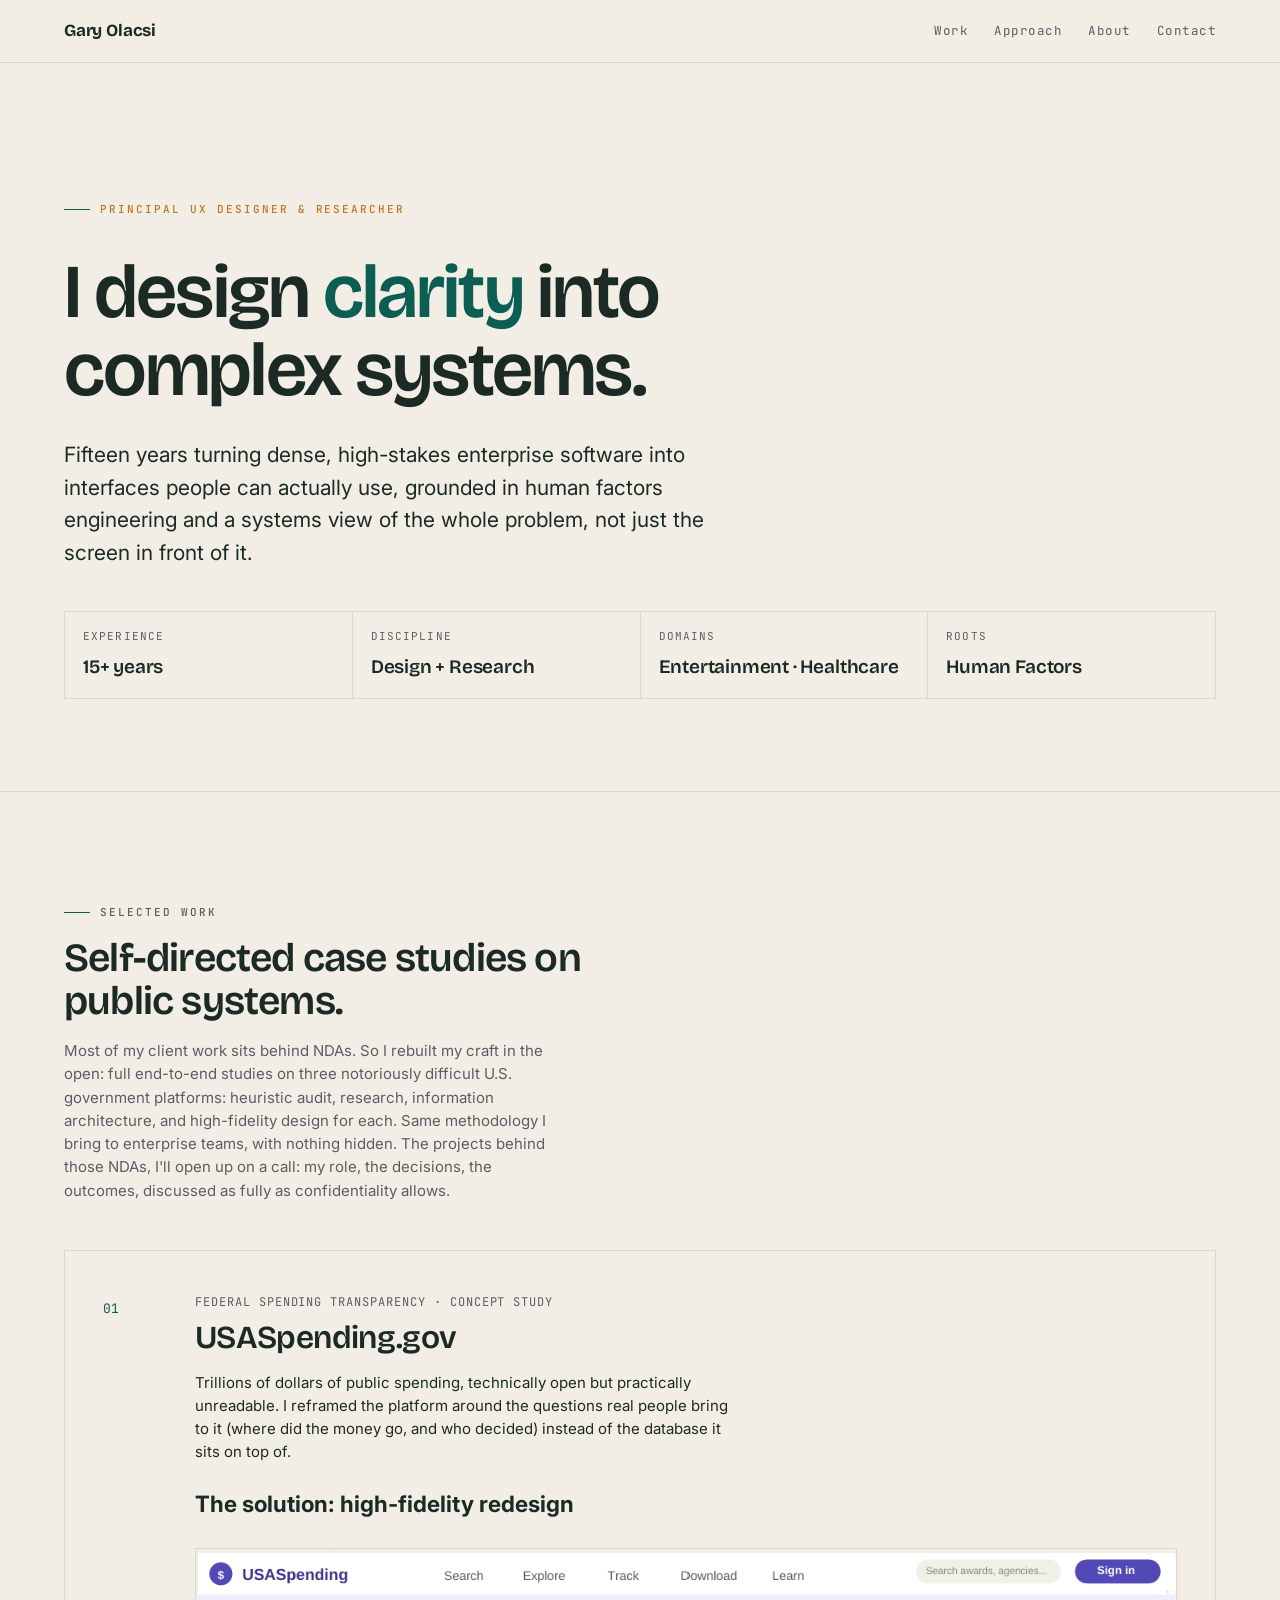
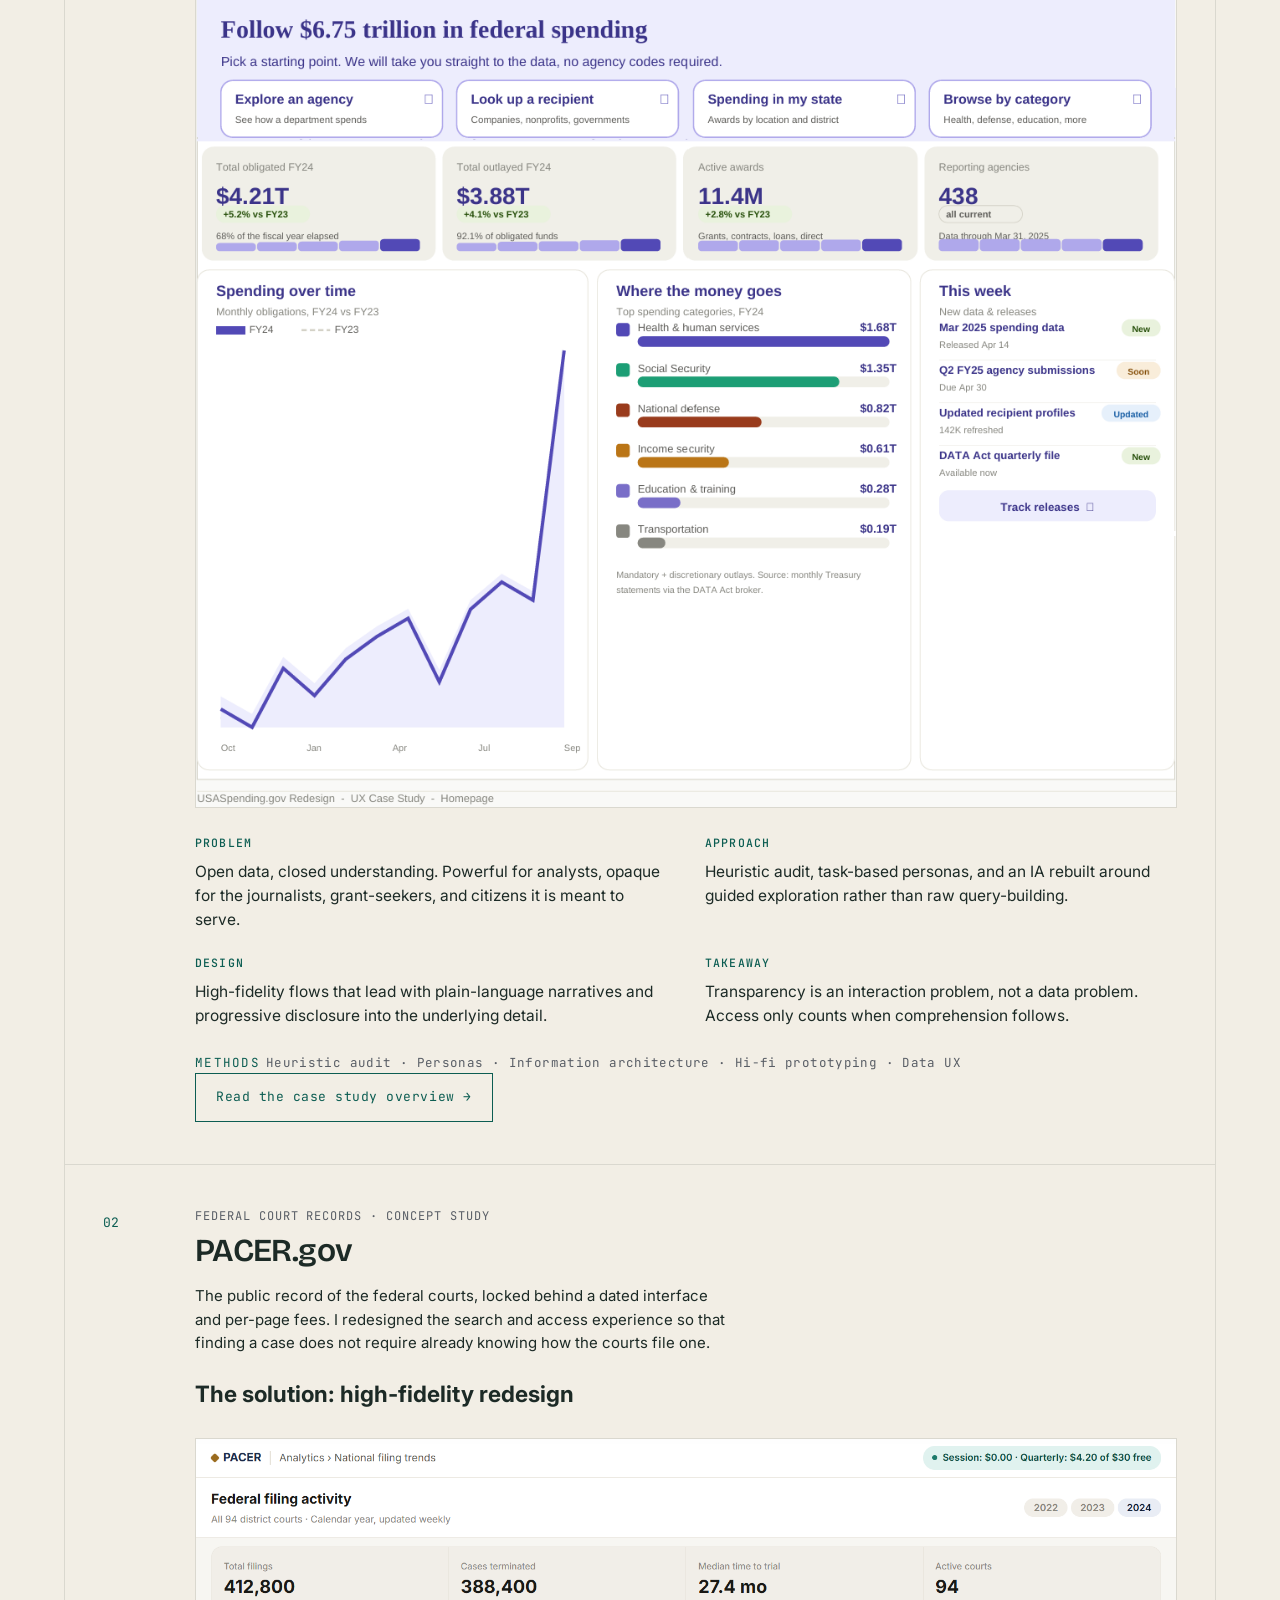
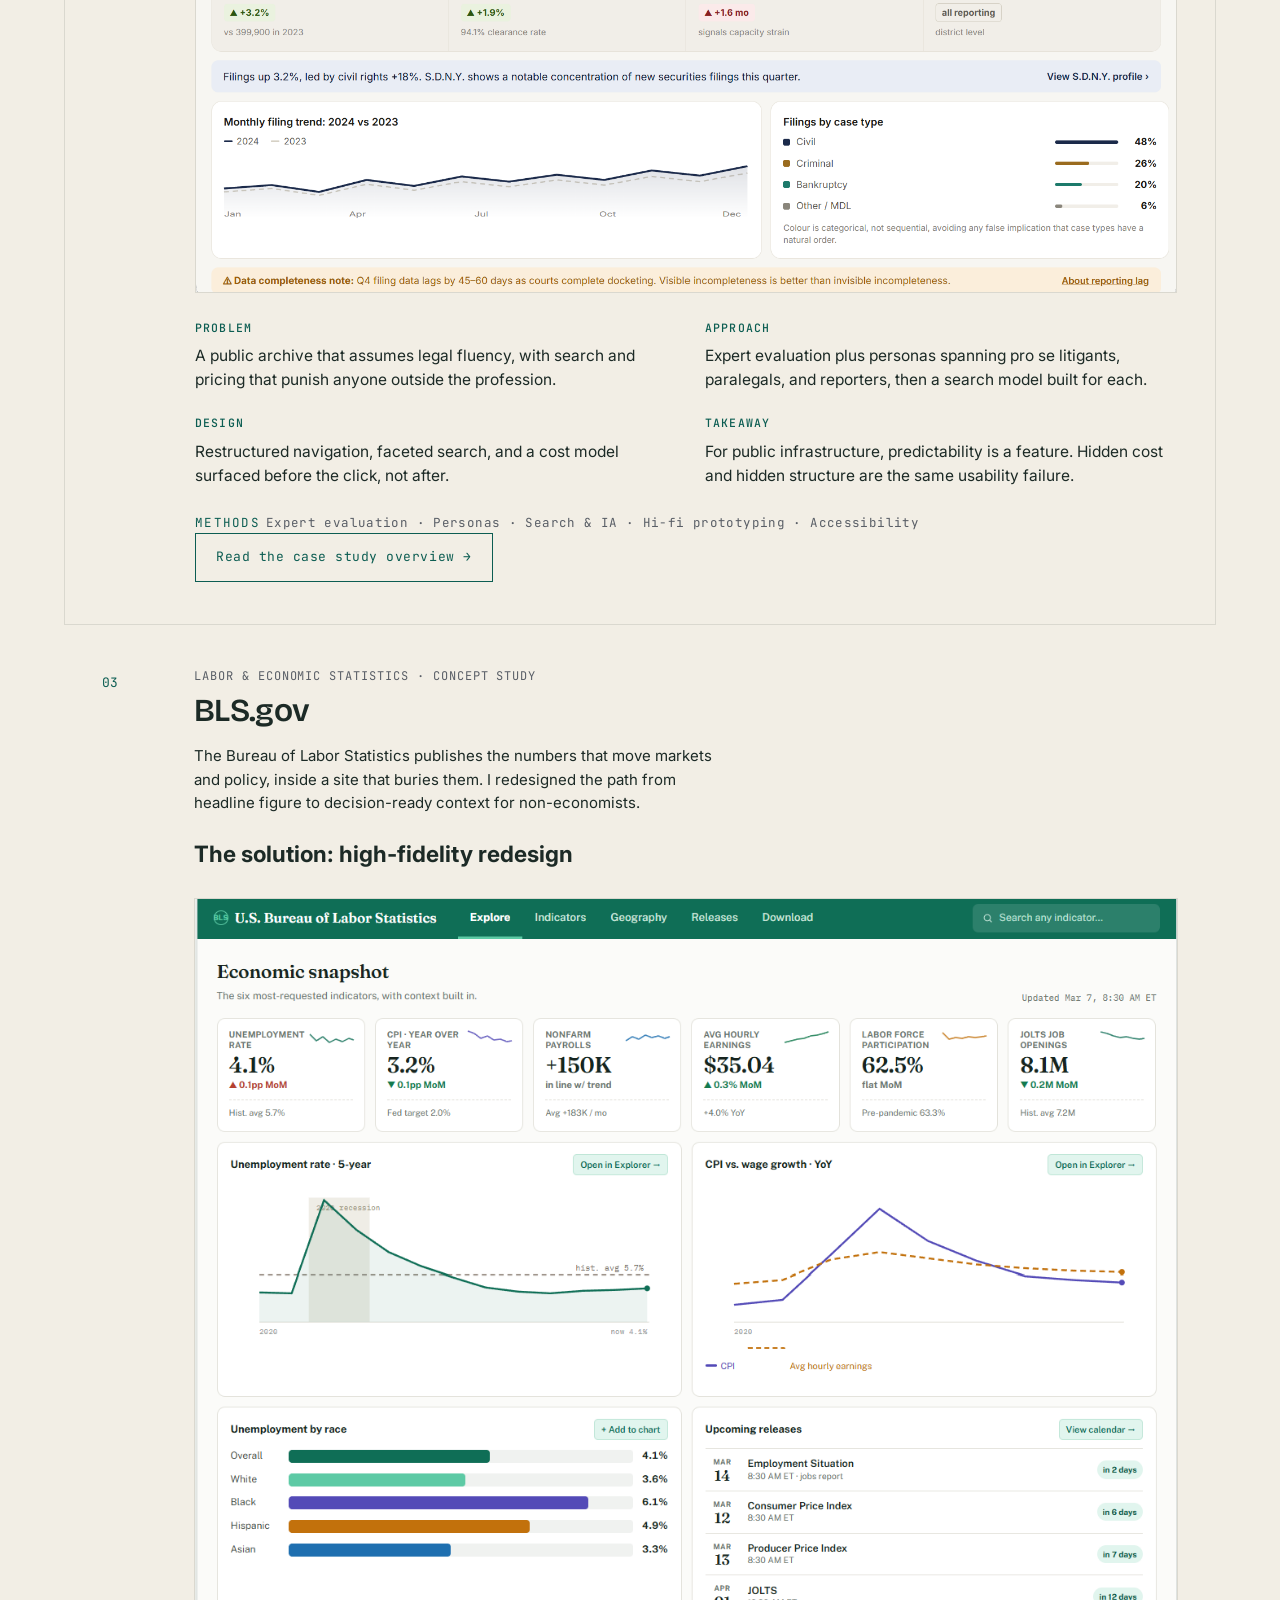
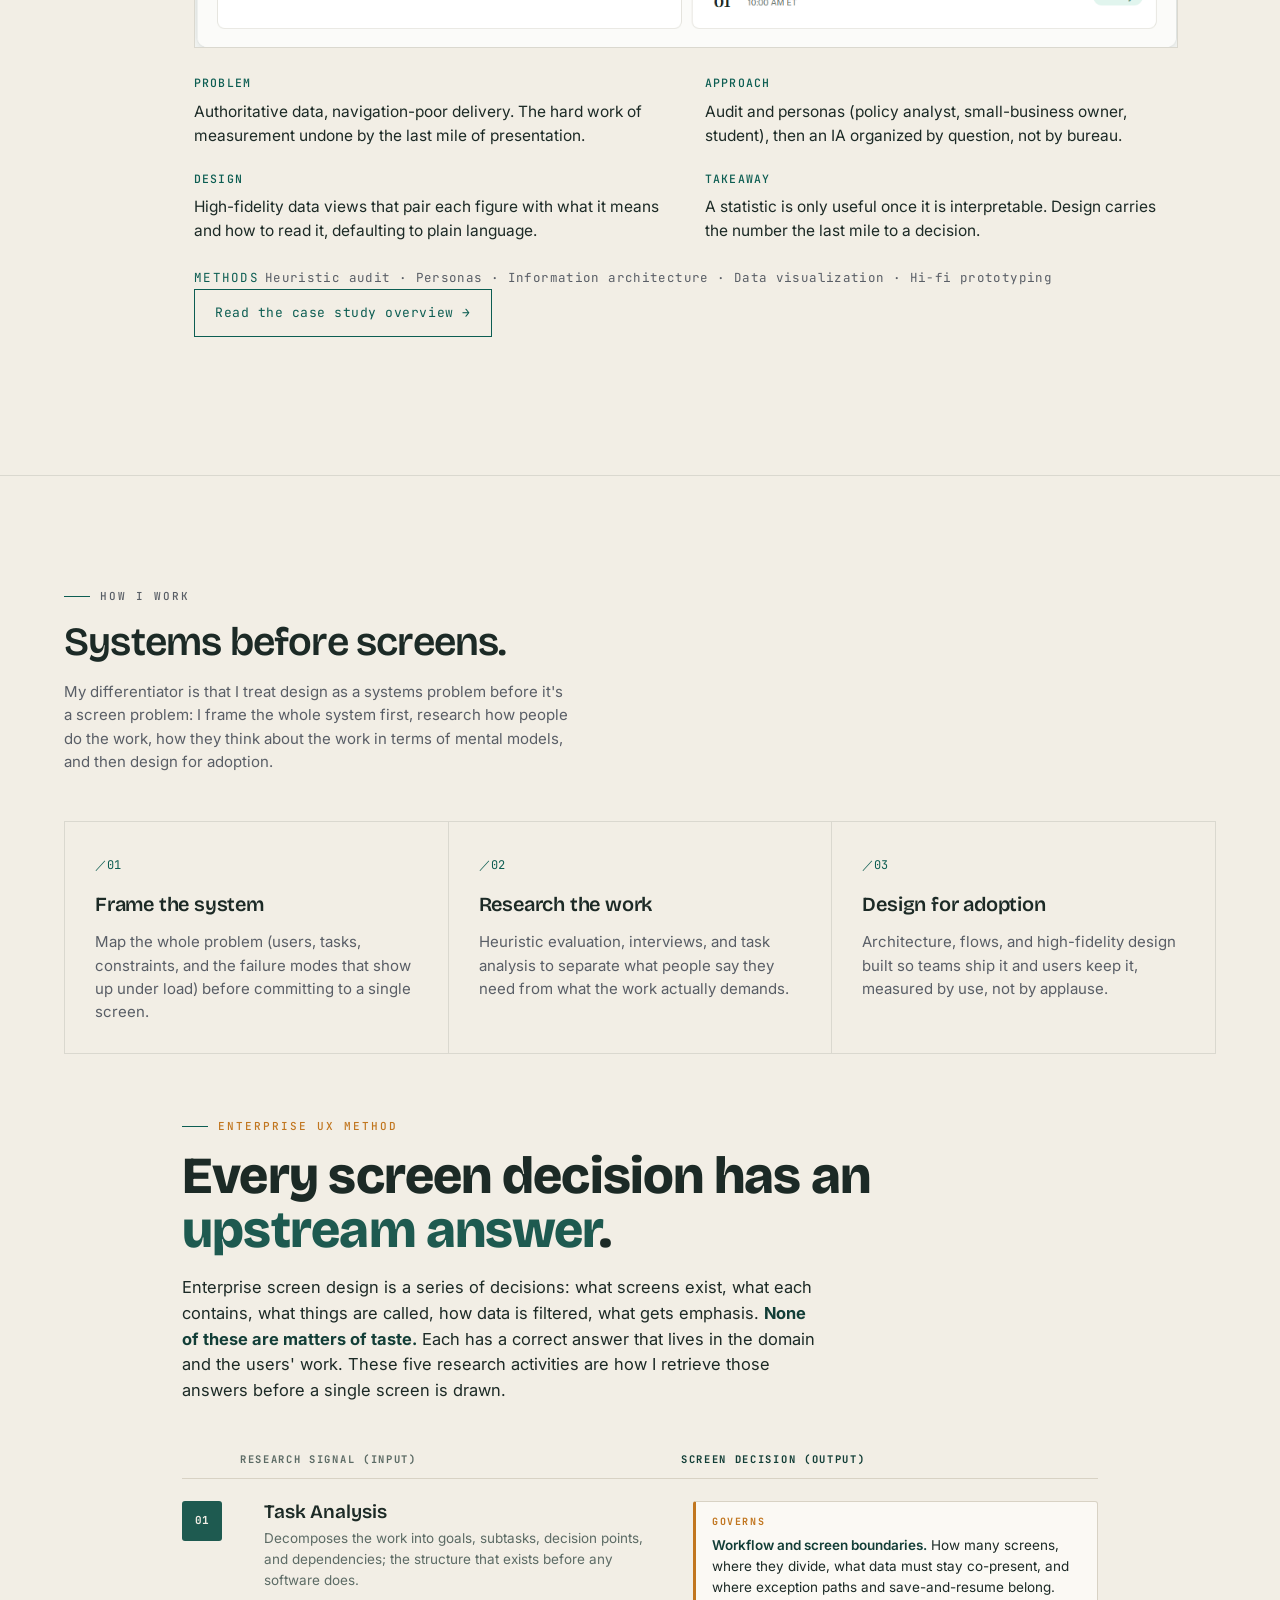
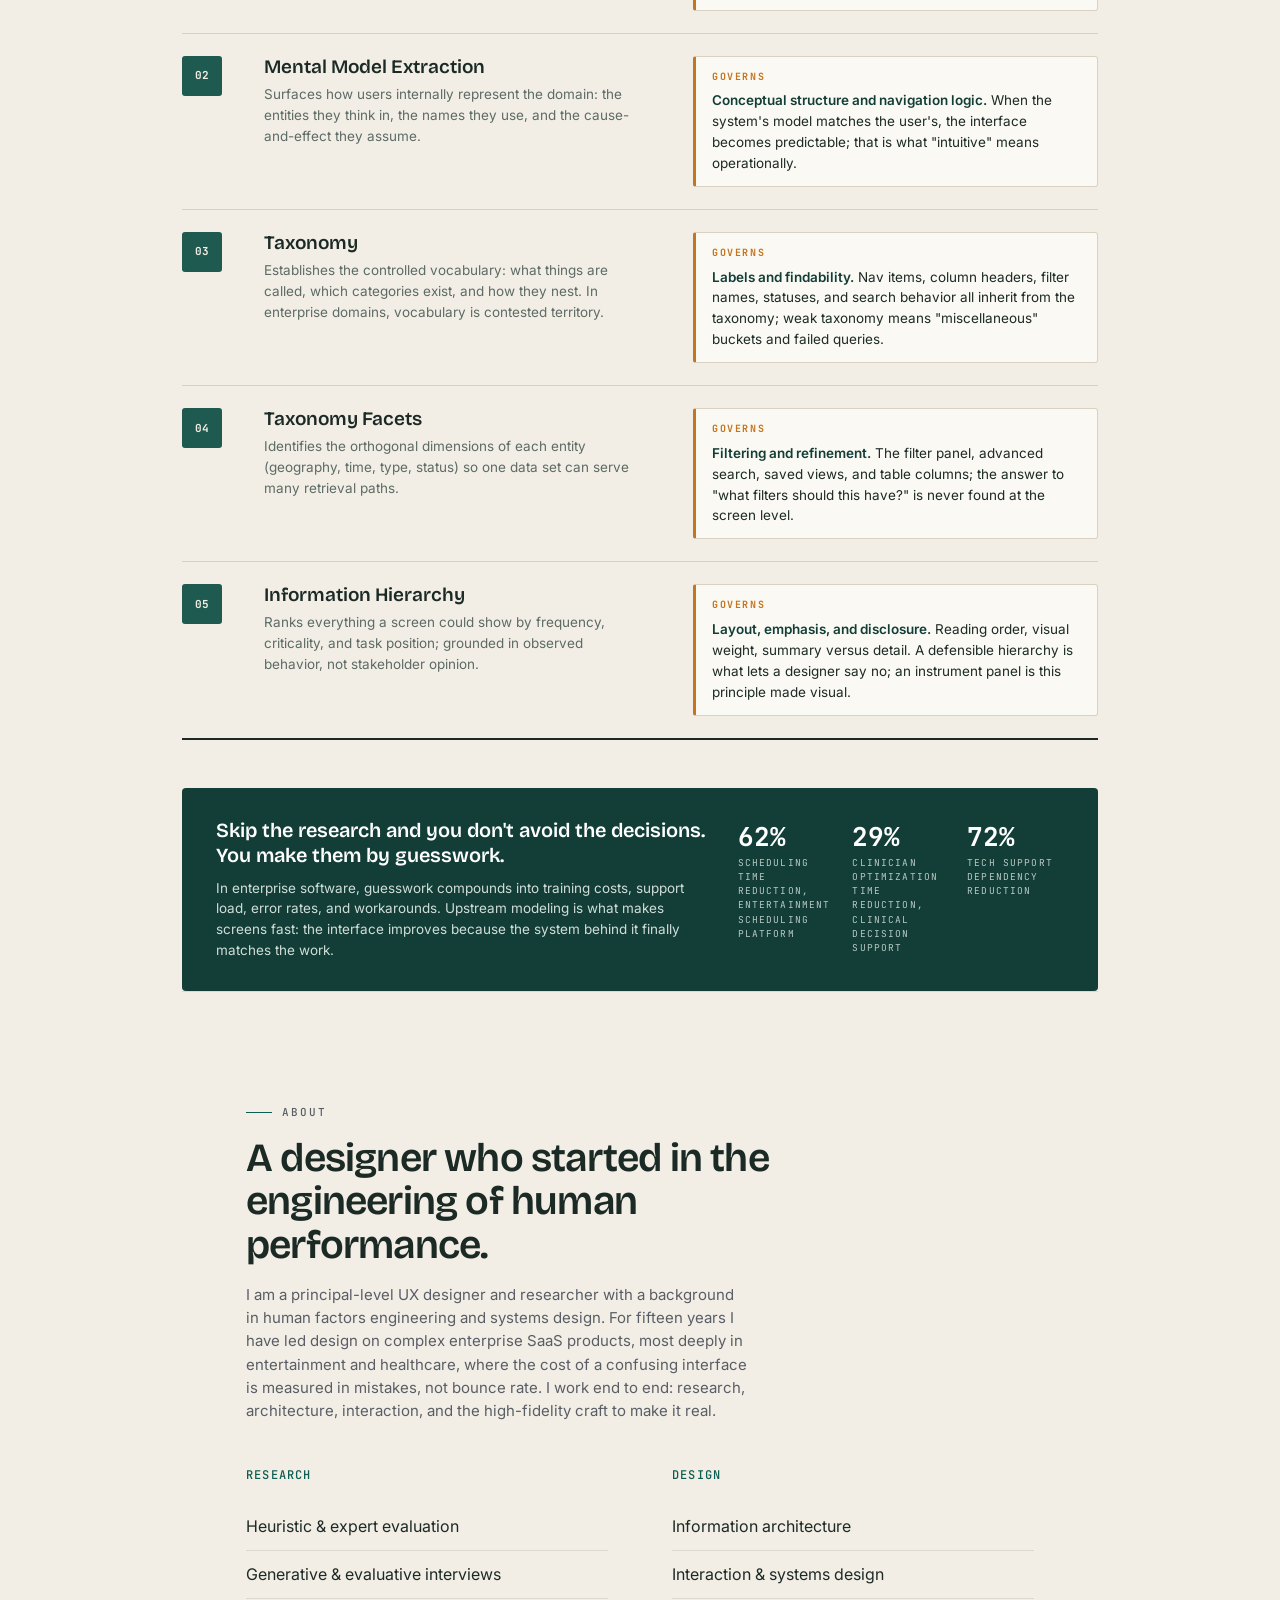
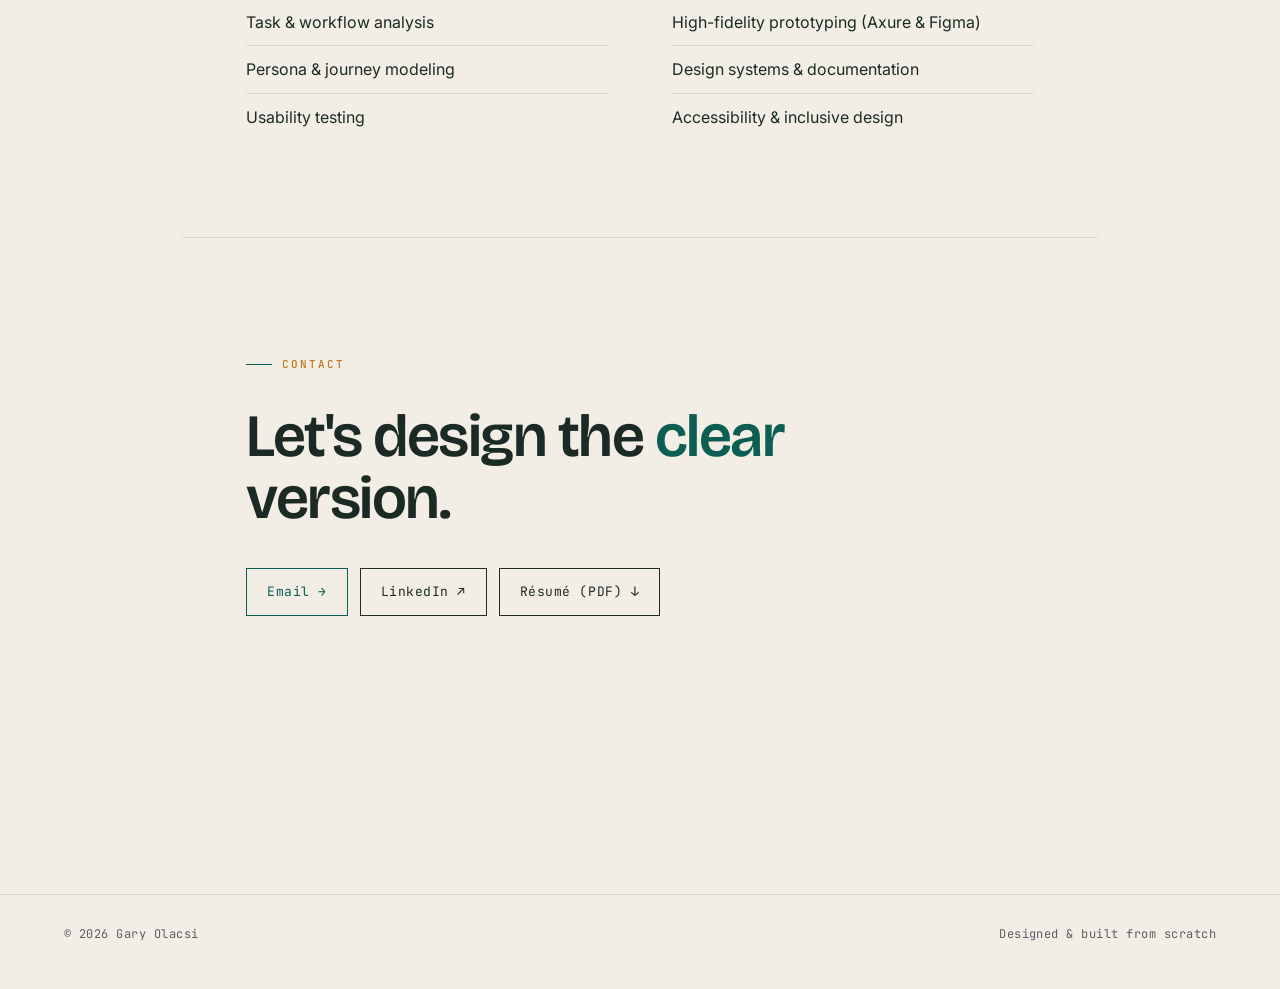
<file: index.html>
<!DOCTYPE html>
<html lang="en">
<head>
<meta charset="UTF-8" />
<meta name="viewport" content="width=device-width, initial-scale=1.0" />
<!-- EDIT: page title shown in the browser tab and search results -->
<title>Gary Olacsi, Principal UX Designer &amp; Researcher</title>
<meta name="description" content="Principal UX Designer and Researcher with a Human Factors background. Fifteen years designing clarity into complex enterprise systems across Entertainment and Healthcare." />

<link rel="preconnect" href="https://fonts.googleapis.com" />
<link rel="preconnect" href="https://fonts.gstatic.com" crossorigin />
<link href="https://fonts.googleapis.com/css2?family=Bricolage+Grotesque:opsz,wght@12..96,400;12..96,500;12..96,600;12..96,700&family=Inter:wght@400;500;600&family=JetBrains+Mono:wght@400;500&display=swap" rel="stylesheet" />

<link rel="stylesheet" href="styles.css" />
</head>
<body>

  <header class="topbar">
    <div class="wrap topbar-inner">
      <!-- EDIT: your name -->
      <a href="#top" class="brand">Gary Olacsi<span class="dot"></span></a>
      <nav class="nav" aria-label="Primary">
        <a href="#work">Work</a>
        <a href="#approach">Approach</a>
        <a href="#about">About</a>
        <a href="#contact">Contact</a>
      </nav>
    </div>
  </header>

  <main id="top">

    <!-- ============ HERO ============ -->
    <section class="hero">
      <div class="wrap">
        <p class="eyebrow reveal">Principal UX Designer &amp; Researcher</p>
        <h1 class="reveal">I design <em>clarity</em> into complex systems.</h1>
        <p class="hero-lede reveal">
          Fifteen years turning dense, high-stakes enterprise software into interfaces people
          can actually use, grounded in human factors engineering and a systems view of the
          whole problem, not just the screen in front of it.
        </p>

        <div class="hero-meta reveal">
          <div class="cell"><span class="k">Experience</span><span class="v">15+ years</span></div>
          <div class="cell"><span class="k">Discipline</span><span class="v">Design + Research</span></div>
          <div class="cell"><span class="k">Domains</span><span class="v">Entertainment · Healthcare</span></div>
          <div class="cell"><span class="k">Roots</span><span class="v">Human Factors</span></div>
        </div>
      </div>
    </section>

    <!-- ============ SELECTED WORK ============ -->
    <section id="work" class="band">
      <div class="wrap">
        <div class="band-head reveal">
          <p class="eyebrow">Selected work</p>
          <h2>Self-directed case studies on public systems.</h2>
          <p>
            Most of my client work sits behind NDAs.
            So I rebuilt my craft in the open:
            full end-to-end studies on three notoriously difficult U.S. government platforms:
            heuristic audit, research, information architecture, and high-fidelity design for each.
            Same methodology I bring to enterprise teams, with nothing hidden. The projects behind those NDAs, I'll open up on a call:
            my role, the decisions, the outcomes,
            discussed as fully as confidentiality allows.
          </p>
        </div>

        <div class="work-list">

          <!-- CASE 1 -->
          <article class="case reveal">
            <div class="case-index">01</div>
            <div>
              <p class="case-kicker">Federal spending transparency · concept study</p>
              <h3 class="case-title"><a href="usaspending.html">USASpending.gov</a></h3>
              <p class="case-summary">
                Trillions of dollars of public spending, technically open but practically unreadable.
                I reframed the platform around the questions real people bring to it (where did the
                money go, and who decided) instead of the database it sits on top of.
              <br>
              <p/>
              <br>
              <h2>The solution: high-fidelity redesign</h2>
              
              <div class="shot">
                <img src="images/usaspending-hero.png" alt="USASpending.gov redesign key screen" />
              </div>

              <div class="case-grid">
                <div>
                  <h4>Problem</h4>
                  <p>Open data, closed understanding. Powerful for analysts, opaque for the journalists, grant-seekers, and citizens it is meant to serve.</p>
                </div>
                <div>
                  <h4>Approach</h4>
                  <p>Heuristic audit, task-based personas, and an IA rebuilt around guided exploration rather than raw query-building.</p>
                </div>
                <div>
                  <h4>Design</h4>
                  <p>High-fidelity flows that lead with plain-language narratives and progressive disclosure into the underlying detail.</p>
                </div>
                <div>
                  <h4>Takeaway</h4>
                  <p>Transparency is an interaction problem, not a data problem. Access only counts when comprehension follows.</p>
                </div>
              </div>

              <p class="case-methods">
                <span class="label">Methods</span>Heuristic audit · Personas · Information architecture · Hi-fi prototyping · Data UX
              </p>

              <!-- EDIT: point href at your report, e.g. reports/usaspending-report.pdf (or an external link) -->
              <a class="btn accent" href="usaspending.html">Read the case study overview  →</a>
          </div>

          </article>

          <!-- CASE 2 -->
          <article class="case reveal">
            <div class="case-index">02</div>
            <div>
              <p class="case-kicker">Federal court records · concept study</p>
              <h3 class="case-title"><a href="pacer.html">PACER.gov</a></h3>
              <p class="case-summary">
                The public record of the federal courts, locked behind a dated interface and
                per-page fees. I redesigned the search and access experience so that finding a
                case does not require already knowing how the courts file one.<br>
              </p>
              <br>
              <h2>The solution: high-fidelity redesign</h2>
              <div class="shot">
                <img src="images/pacer-hero.png" alt="Pacer.gov redesign key screen" />
              </div>

              <div class="case-grid">
                <div>
                  <h4>Problem</h4>
                  <p>A public archive that assumes legal fluency, with search and pricing that punish anyone outside the profession.</p>
                </div>
                <div>
                  <h4>Approach</h4>
                  <p>Expert evaluation plus personas spanning pro se litigants, paralegals, and reporters, then a search model built for each.</p>
                </div>
                <div>
                  <h4>Design</h4>
                  <p>Restructured navigation, faceted search, and a cost model surfaced before the click, not after.</p>
                </div>
                <div>
                  <h4>Takeaway</h4>
                  <p>For public infrastructure, predictability is a feature. Hidden cost and hidden structure are the same usability failure.</p>
                </div>
              </div>

              <p class="case-methods">
                <span class="label">Methods</span>Expert evaluation · Personas · Search &amp; IA · Hi-fi prototyping · Accessibility
              </p>

              <!-- EDIT: point href at your report, e.g. reports/usaspending-report.pdf (or an external link) -->
              <a class="btn accent" href="pacer.html">Read the case study overview  →</a>
          </div>

            </div>
          </article>

          <!-- CASE 3 -->
          <article class="case reveal">
            <div class="case-index">03</div>
            <div>
              <p class="case-kicker">Labor &amp; economic statistics · concept study</p>
              <h3 class="case-title"><a href="bls.html">BLS.gov</a></h3>
              <p class="case-summary">
                The Bureau of Labor Statistics publishes the numbers that move markets and policy,
                inside a site that buries them. I redesigned the path from headline figure to
                decision-ready context for non-economists.
              </p>
              <br>
              <h2>The solution: high-fidelity redesign</h2>
              <div class="shot">
                <img src="images/bls-hero.png" alt="BLS.gov redesign key screen" />
              </div>

              <div class="case-grid">
                <div>
                  <h4>Problem</h4>
                  <p>Authoritative data, navigation-poor delivery. The hard work of measurement undone by the last mile of presentation.</p>
                </div>
                <div>
                  <h4>Approach</h4>
                  <p>Audit and personas (policy analyst, small-business owner, student), then an IA organized by question, not by bureau.</p>
                </div>
                <div>
                  <h4>Design</h4>
                  <p>High-fidelity data views that pair each figure with what it means and how to read it, defaulting to plain language.</p>
                </div>
                <div>
                  <h4>Takeaway</h4>
                  <p>A statistic is only useful once it is interpretable. Design carries the number the last mile to a decision.</p>
                </div>
              </div>

              <p class="case-methods">
                <span class="label">Methods</span>Heuristic audit · Personas · Information architecture · Data visualization · Hi-fi prototyping
              </p>

              <!-- EDIT: point href at your report, e.g. reports/usaspending-report.pdf (or an external link) -->
              <a class="btn accent" href="bls.html">Read the case study overview  →</a>
          </div>

          </article>

        </div>
      </div>
    </section>

    <!-- ============ APPROACH ============ -->
    <section id="approach" class="band">
      <div class="wrap">
        <div class="band-head reveal">
          <p class="eyebrow">How I work</p>
          <h2>Systems before screens.</h2>
          <p>
            My differentiator is that I treat design as a systems problem before it's a screen problem: I frame the whole system first, research how people do the work, how they think about the work in terms of mental models, and then design for adoption.
          </p>
        </div>

        <div class="approach-grid">
          <div class="col reveal">
            <span class="num">／01</span>
            <h3>Frame the system</h3>
            <p>Map the whole problem (users, tasks, constraints, and the failure modes that show up under load) before committing to a single screen.</p>
          </div>
          <div class="col reveal">
            <span class="num">／02</span>
            <h3>Research the work</h3>
            <p>Heuristic evaluation, interviews, and task analysis to separate what people say they need from what the work actually demands.</p>
          </div>
          <div class="col reveal">
            <span class="num">／03</span>
            <h3>Design for adoption</h3>
            <p>Architecture, flows, and high-fidelity design built so teams ship it and users keep it, measured by use, not by applause.</p>
          </div>
        </div>
      </div>
<!DOCTYPE html>
<html lang="en">
<head>
<meta charset="UTF-8">
<meta name="viewport" content="width=device-width, initial-scale=1.0">
<title>Systems Before Screens: Research to Screen Decisions | NavEase</title>
<link rel="preconnect" href="https://fonts.googleapis.com">
<link rel="preconnect" href="https://fonts.gstatic.com" crossorigin>
<link href="https://fonts.googleapis.com/css2?family=Bricolage+Grotesque:opsz,wght@12..96,500;12..96,600;12..96,800&family=Inter:wght@400;500;600&family=JetBrains+Mono:wght@400;500;700&display=swap" rel="stylesheet">
<style>
  :root {
    --paper: #F2EEE5;
    --panel: #FBF9F4;
    --ink: #1C2A26;
    --ink-soft: #5C6B65;
    --pine: #1E5A50;
    --pine-deep: #123E37;
    --pine-tint: #E2EBE7;
    --signal: #C1761F;
    --hairline: #D8D2C4;
    --mono: 'JetBrains Mono', monospace;
    --body: 'Inter', sans-serif;
    --display: 'Bricolage Grotesque', sans-serif;
  }

  * { margin: 0; padding: 0; box-sizing: border-box; }

  body {
    background: var(--paper);
    color: var(--ink);
    font-family: var(--body);
    font-size: 15px;
    line-height: 1.55;
    -webkit-font-smoothing: antialiased;
  }

  .sheet {
    max-width: 980px;
    margin: 0 auto;
    padding: 56px 32px 72px;
  }

  /* -- Masthead ------------------------------- */
  .masthead {
    display: flex;
    justify-content: space-between;
    align-items: baseline;
    border-bottom: 2px solid var(--ink);
    padding-bottom: 14px;
    margin-bottom: 40px;
  }
  .masthead .brand {
    font-family: var(--mono);
    font-size: 12px;
    font-weight: 700;
    letter-spacing: 0.14em;
    text-transform: uppercase;
    color: var(--pine-deep);
  }
  .masthead .doc-id {
    font-family: var(--mono);
    font-size: 11px;
    letter-spacing: 0.1em;
    color: var(--ink-soft);
    text-transform: uppercase;
  }

  /* -- Thesis block --------------------------- */
  .thesis { margin-bottom: 48px; max-width: 760px; }
  .eyebrow {
    font-family: var(--mono);
    font-size: 11px;
    font-weight: 500;
    letter-spacing: 0.18em;
    text-transform: uppercase;
    color: var(--signal);
    margin-bottom: 14px;
  }
  h1 {
    font-family: var(--display);
    font-weight: 800;
    font-size: clamp(34px, 5.4vw, 52px);
    line-height: 1.04;
    letter-spacing: -0.015em;
    margin-bottom: 18px;
  }
  h1 em {
    font-style: normal;
    color: var(--pine);
  }
  .thesis p {
    font-size: 16.5px;
    color: var(--ink);
    max-width: 640px;
  }
  .thesis p strong { color: var(--pine-deep); }

  /* -- Chain rail layout ----------------------- */
  .chain-head {
    display: grid;
    grid-template-columns: 1fr 1fr;
    gap: 24px;
    font-family: var(--mono);
    font-size: 10.5px;
    font-weight: 700;
    letter-spacing: 0.16em;
    text-transform: uppercase;
    color: var(--ink-soft);
    padding: 0 0 10px 58px;
    border-bottom: 1px solid var(--hairline);
    margin-bottom: 0;
  }
  .chain-head .col-out { color: var(--pine-deep); }

  .channel {
    display: grid;
    grid-template-columns: 58px 1fr 1fr;
    gap: 0 24px;
    padding: 22px 0;
    border-bottom: 1px solid var(--hairline);
    position: relative;
  }
  .channel:last-of-type { border-bottom: 2px solid var(--ink); }

  .ch-id {
    font-family: var(--mono);
    font-size: 11px;
    font-weight: 700;
    color: var(--paper);
    background: var(--pine);
    width: 40px;
    height: 40px;
    display: flex;
    align-items: center;
    justify-content: center;
    border-radius: 3px;
  }

  .ch-in h2 {
    font-family: var(--display);
    font-weight: 600;
    font-size: 19px;
    line-height: 1.15;
    margin-bottom: 6px;
  }
  .ch-in p {
    font-size: 13.5px;
    color: var(--ink-soft);
    max-width: 380px;
  }

  .ch-out {
    background: var(--panel);
    border: 1px solid var(--hairline);
    border-left: 3px solid var(--signal);
    border-radius: 3px;
    padding: 12px 16px;
  }
  .ch-out .governs {
    font-family: var(--mono);
    font-size: 10px;
    font-weight: 700;
    letter-spacing: 0.16em;
    text-transform: uppercase;
    color: var(--signal);
    margin-bottom: 6px;
  }
  .ch-out p {
    font-size: 13.5px;
    color: var(--ink);
  }
  .ch-out p strong { color: var(--pine-deep); font-weight: 600; }

  /* -- Synthesis strip ------------------------- */
  .synthesis {
    margin-top: 48px;
    background: var(--pine-deep);
    color: var(--pine-tint);
    border-radius: 4px;
    padding: 30px 34px;
    display: grid;
    grid-template-columns: 1.5fr 1fr;
    gap: 32px;
    align-items: center;
  }
  .synthesis h3 {
    font-family: var(--display);
    font-weight: 600;
    font-size: 20px;
    line-height: 1.25;
    color: #FFFFFF;
    margin-bottom: 10px;
  }
  .synthesis p {
    font-size: 13.5px;
    color: var(--pine-tint);
    opacity: 0.92;
  }
  .gauges {
    display: grid;
    grid-template-columns: repeat(3, 1fr);
    gap: 18px;
    text-align: left;
  }
  .gauge .value {
    font-family: var(--mono);
    font-size: 26px;
    font-weight: 700;
    color: #FFFFFF;
    line-height: 1;
  }
  .gauge .label {
    font-family: var(--mono);
    font-size: 9.5px;
    letter-spacing: 0.12em;
    text-transform: uppercase;
    margin-top: 6px;
    color: var(--pine-tint);
    opacity: 0.8;
    line-height: 1.5;
  }

  .footer-note {
    margin-top: 26px;
    display: flex;
    justify-content: space-between;
    font-family: var(--mono);
    font-size: 10.5px;
    letter-spacing: 0.1em;
    text-transform: uppercase;
    color: var(--ink-soft);
  }

  @media (max-width: 760px) {
    .chain-head { display: none; }
    .channel { grid-template-columns: 48px 1fr; }
    .ch-id { width: 34px; height: 34px; font-size: 10px; }
    .ch-out { grid-column: 2; margin-top: 12px; }
    .synthesis { grid-template-columns: 1fr; }
    .footer-note { flex-direction: column; gap: 6px; }
  }

  @media print {
    body { background: #FFFFFF; }
    .sheet { padding: 24px; }
  }
</style>
</head>
<body>
<div class="sheet">
  <section class="thesis">
    <div class="eyebrow">Enterprise UX Method</div>
    <h1>Every screen decision has an <em>upstream answer</em>.</h1>
    <p>Enterprise screen design is a series of decisions: what screens exist, what each contains, what things are called, how data is filtered, what gets emphasis. <strong>None of these are matters of taste.</strong> Each has a correct answer that lives in the domain and the users' work. These five research activities are how I retrieve those answers before a single screen is drawn.</p>
  </section>

  <div class="chain-head">
    <span class="col-in">Research Signal (Input)</span>
    <span class="col-out">Screen Decision (Output)</span>
  </div>

  <article class="channel">
    <div class="ch-id">01</div>
    <div class="ch-in">
      <h2>Task Analysis</h2>
      <p>Decomposes the work into goals, subtasks, decision points, and dependencies; the structure that exists before any software does.</p>
    </div>
    <div class="ch-out">
      <div class="governs">Governs</div>
      <p><strong>Workflow and screen boundaries.</strong> How many screens, where they divide, what data must stay co-present, and where exception paths and save-and-resume belong.</p>
    </div>
  </article>

  <article class="channel">
    <div class="ch-id">02</div>
    <div class="ch-in">
      <h2>Mental Model Extraction</h2>
      <p>Surfaces how users internally represent the domain: the entities they think in, the names they use, and the cause-and-effect they assume.</p>
    </div>
    <div class="ch-out">
      <div class="governs">Governs</div>
      <p><strong>Conceptual structure and navigation logic.</strong> When the system's model matches the user's, the interface becomes predictable; that is what "intuitive" means operationally.</p>
    </div>
  </article>

  <article class="channel">
    <div class="ch-id">03</div>
    <div class="ch-in">
      <h2>Taxonomy</h2>
      <p>Establishes the controlled vocabulary: what things are called, which categories exist, and how they nest. In enterprise domains, vocabulary is contested territory.</p>
    </div>
    <div class="ch-out">
      <div class="governs">Governs</div>
      <p><strong>Labels and findability.</strong> Nav items, column headers, filter names, statuses, and search behavior all inherit from the taxonomy; weak taxonomy means "miscellaneous" buckets and failed queries.</p>
    </div>
  </article>

  <article class="channel">
    <div class="ch-id">04</div>
    <div class="ch-in">
      <h2>Taxonomy Facets</h2>
      <p>Identifies the orthogonal dimensions of each entity (geography, time, type, status) so one data set can serve many retrieval paths.</p>
    </div>
    <div class="ch-out">
      <div class="governs">Governs</div>
      <p><strong>Filtering and refinement.</strong> The filter panel, advanced search, saved views, and table columns; the answer to "what filters should this have?" is never found at the screen level.</p>
    </div>
  </article>

  <article class="channel">
    <div class="ch-id">05</div>
    <div class="ch-in">
      <h2>Information Hierarchy</h2>
      <p>Ranks everything a screen could show by frequency, criticality, and task position; grounded in observed behavior, not stakeholder opinion.</p>
    </div>
    <div class="ch-out">
      <div class="governs">Governs</div>
      <p><strong>Layout, emphasis, and disclosure.</strong> Reading order, visual weight, summary versus detail. A defensible hierarchy is what lets a designer say no; an instrument panel is this principle made visual.</p>
    </div>
  </article>

  <section class="synthesis">
    <div>
      <h3>Skip the research and you don't avoid the decisions. You make them by guesswork.</h3>
      <p>In enterprise software, guesswork compounds into training costs, support load, error rates, and workarounds. Upstream modeling is what makes screens fast: the interface improves because the system behind it finally matches the work.</p>
    </div>
    <div class="gauges">
      <div class="gauge">
        <div class="value">62%</div>
        <div class="label">Scheduling time reduction, entertainment scheduling platform</div>
      </div>
      <div class="gauge">
        <div class="value">29%</div>
        <div class="label">Clinician optimization time reduction, clinical decision support</div>
      </div>
      <div class="gauge">
        <div class="value">72%</div>
        <div class="label">Tech support dependency reduction</div>
      </div>
    </div>
  </section>

    <!-- ============ ABOUT / CAPABILITIES ============ -->
    <section id="about" class="band">
      <div class="wrap">
        <div class="band-head reveal">
          <p class="eyebrow">About</p>
          <h2>A designer who started in the engineering of human performance.</h2>
          <p>
            I am a principal-level UX designer and researcher with a background in human factors
            engineering and systems design. For fifteen years I have led design on complex
            enterprise SaaS products, most deeply in entertainment and healthcare, where the
            cost of a confusing interface is measured in mistakes, not bounce rate. I work end to
            end: research, architecture, interaction, and the high-fidelity craft to make it real.
          </p>
        </div>

        <div class="cap-wrap reveal">
          <div class="cap-block">
            <h3>Research</h3>
            <ul>
              <li>Heuristic &amp; expert evaluation</li>
              <li>Generative &amp; evaluative interviews</li>
              <li>Task &amp; workflow analysis</li>
              <li>Persona &amp; journey modeling</li>
              <li>Usability testing</li>
            </ul>
          </div>
          <div class="cap-block">
            <h3>Design</h3>
            <ul>
              <li>Information architecture</li>
              <li>Interaction &amp; systems design</li>
              <li>High-fidelity prototyping (Axure & Figma)</li>
              <li>Design systems &amp; documentation</li>
              <li>Accessibility &amp; inclusive design</li>
            </ul>
          </div>
        </div>
      </div>
    </section>

    <!-- ============ CONTACT ============ -->
    <section id="contact" class="contact">
      <div class="wrap">
        <p class="eyebrow reveal">Contact</p>
        <h2 class="reveal">Let's design the <em>clear</em> version.</h2>
        <div class="contact-links reveal">
          <!-- EDIT every link below -->
          <a class="btn accent" href="mailto:golacsi@gmail.com">Email →</a>
          <a class="btn" href="https://www.linkedin.com/in/garyolacsi/" target="_blank" rel="noopener">LinkedIn ↗</a>
          <a class="btn" href="GaryOlacsiResume2026.pdf" target="_blank" rel="noopener">Résumé (PDF) ↓</a>
        </div>
      </div>
    </section>

  </main>

  <footer>
    <div class="wrap foot-inner">
      <p>© <span id="year"></span> Gary Olacsi</p>
      <p>Designed &amp; built from scratch</p>
    </div>
  </footer>

  <script>
    document.getElementById("year").textContent = new Date().getFullYear();

    // scroll reveal
    var els = document.querySelectorAll(".reveal");
    if ("IntersectionObserver" in window && !window.matchMedia("(prefers-reduced-motion: reduce)").matches) {
      var io = new IntersectionObserver(function (entries) {
        entries.forEach(function (e) {
          if (e.isIntersecting) { e.target.classList.add("in"); io.unobserve(e.target); }
        });
      }, { threshold: 0.12 });
      els.forEach(function (el) { io.observe(el); });
    } else {
      els.forEach(function (el) { el.classList.add("in"); });
    }
  </script>

</body>
</html>
</file>
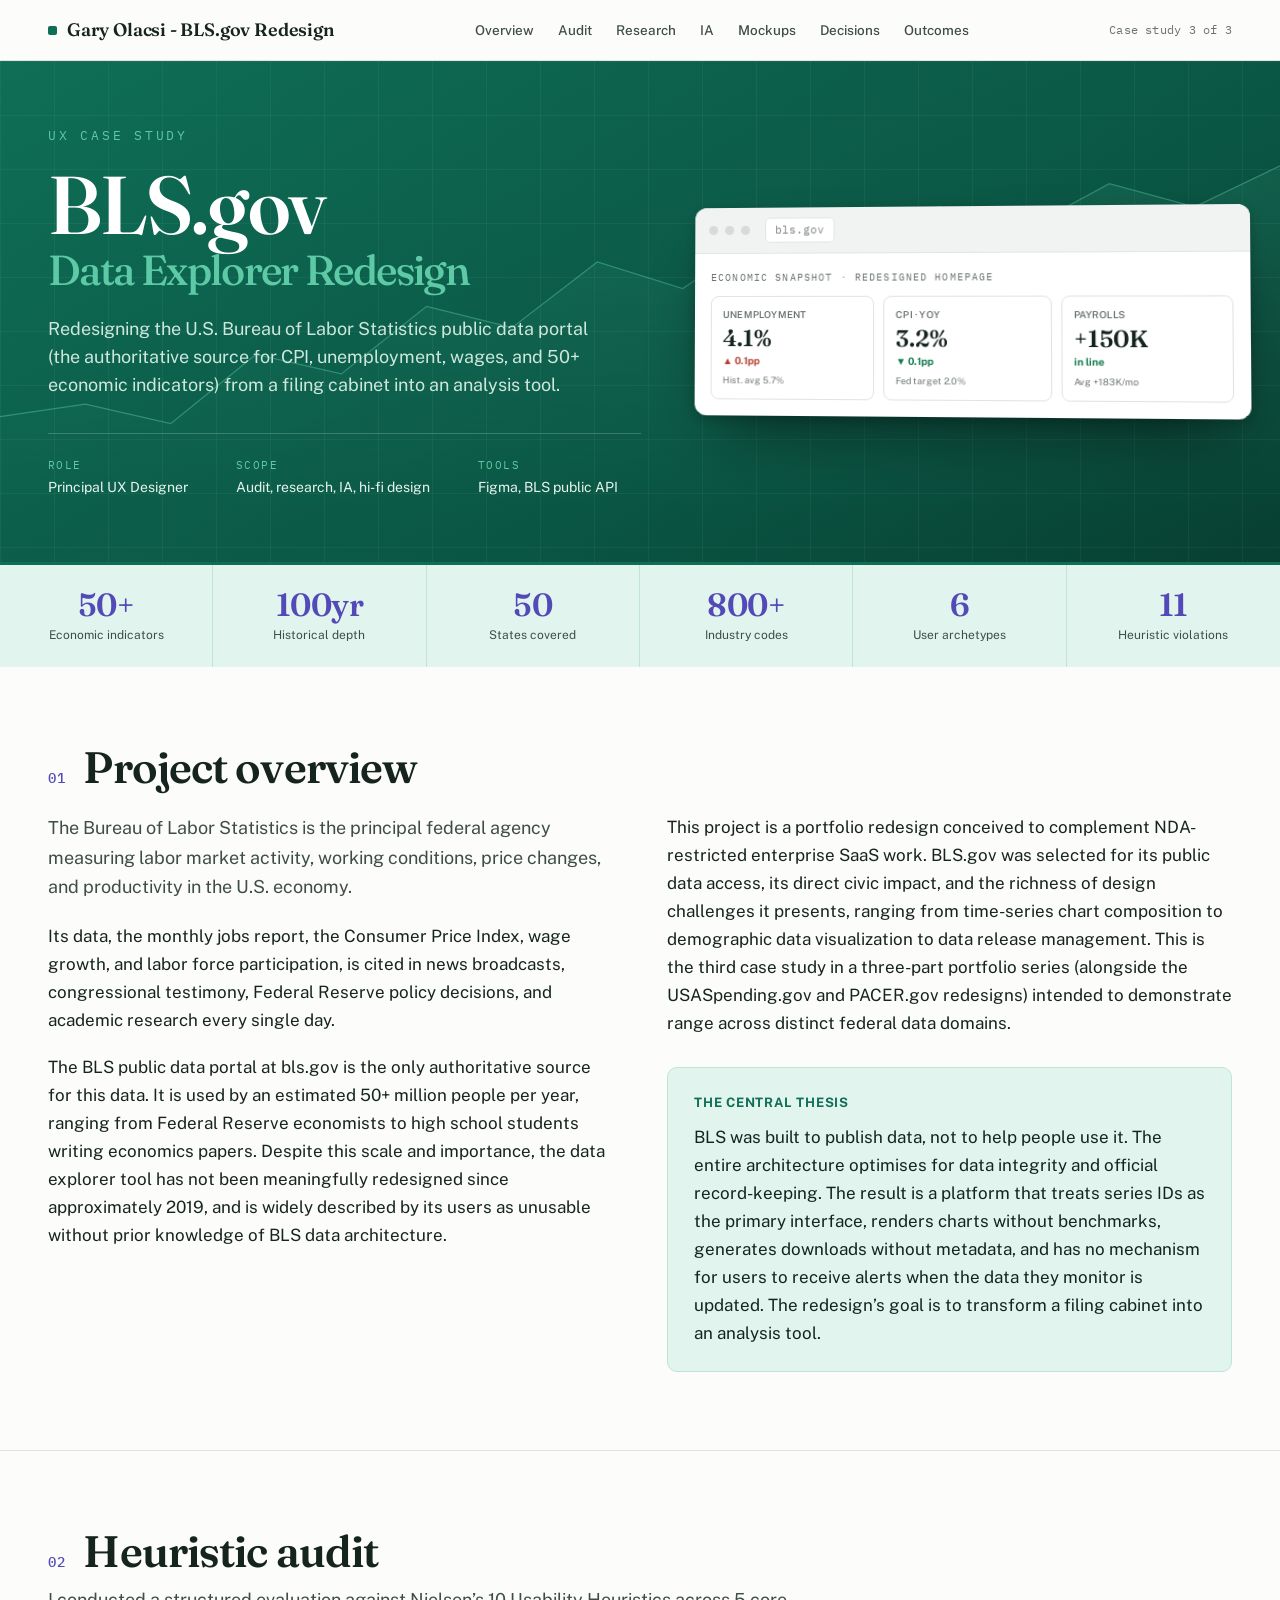
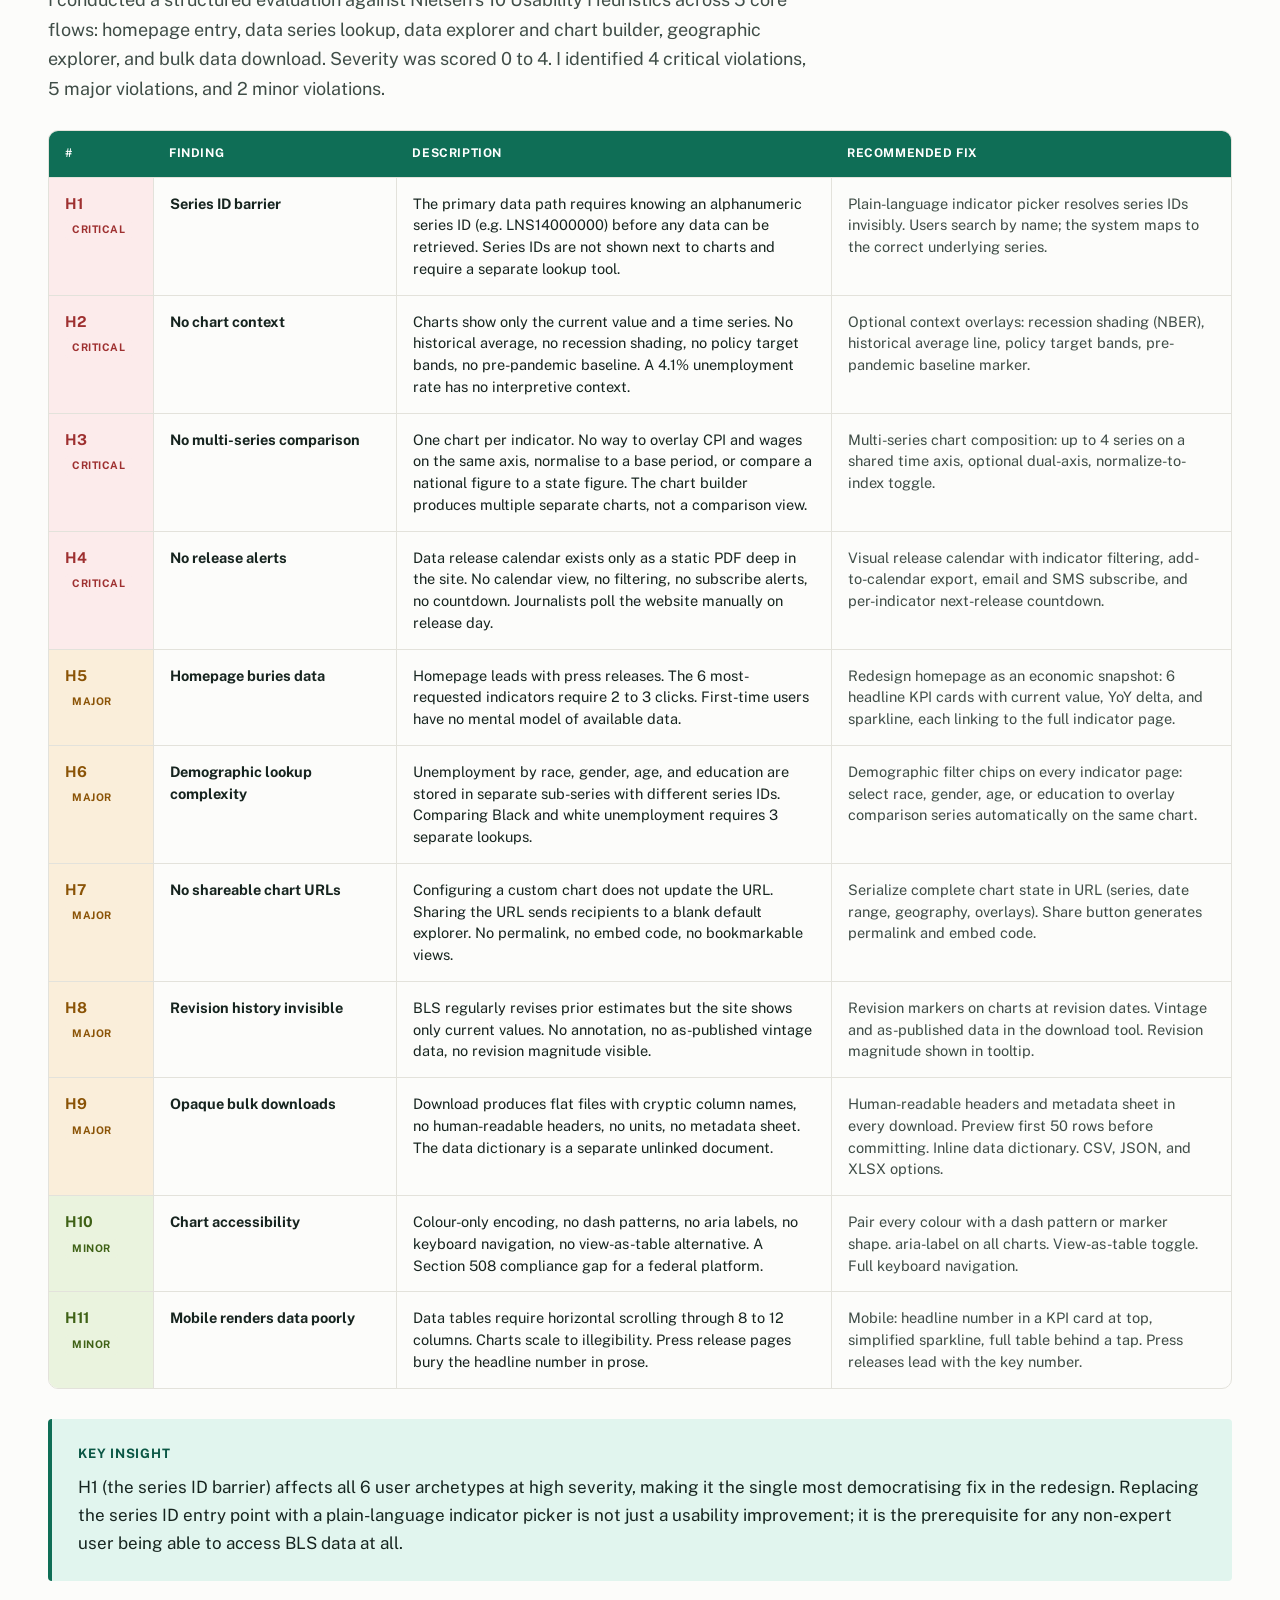
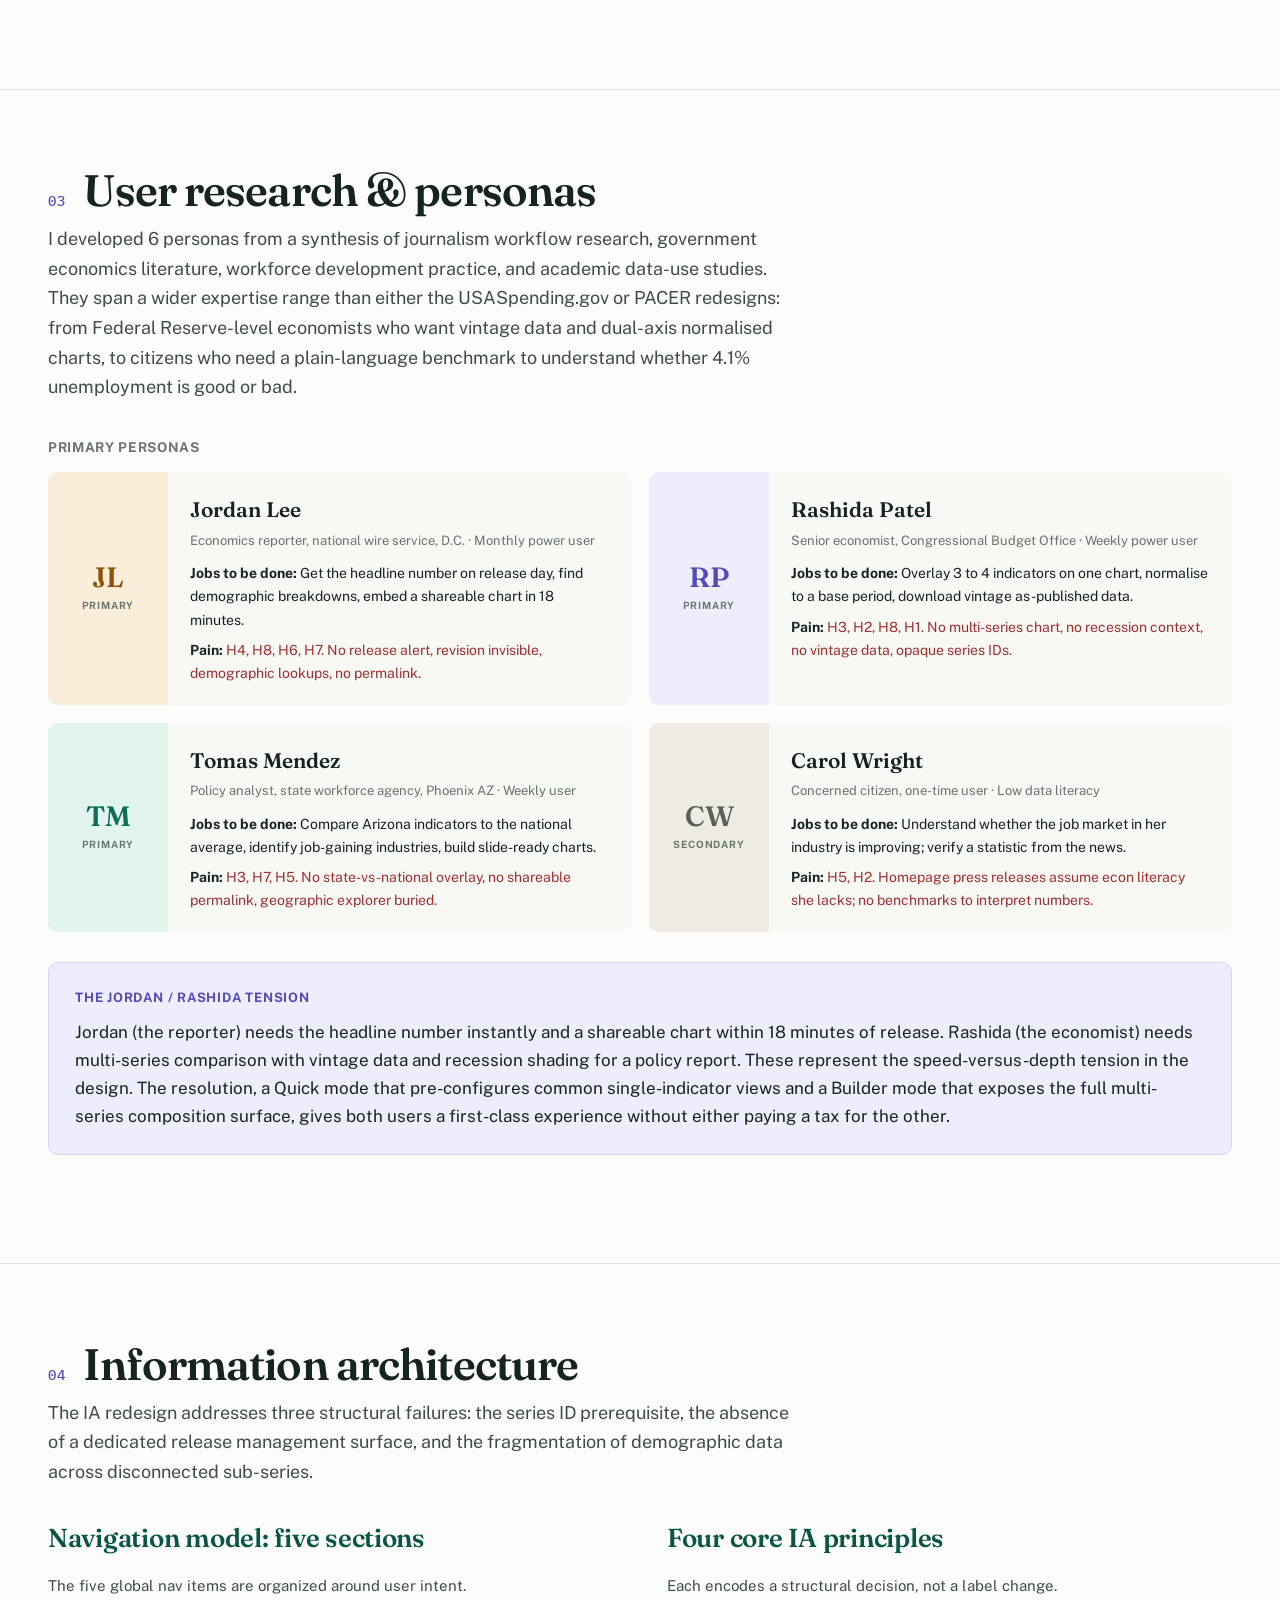
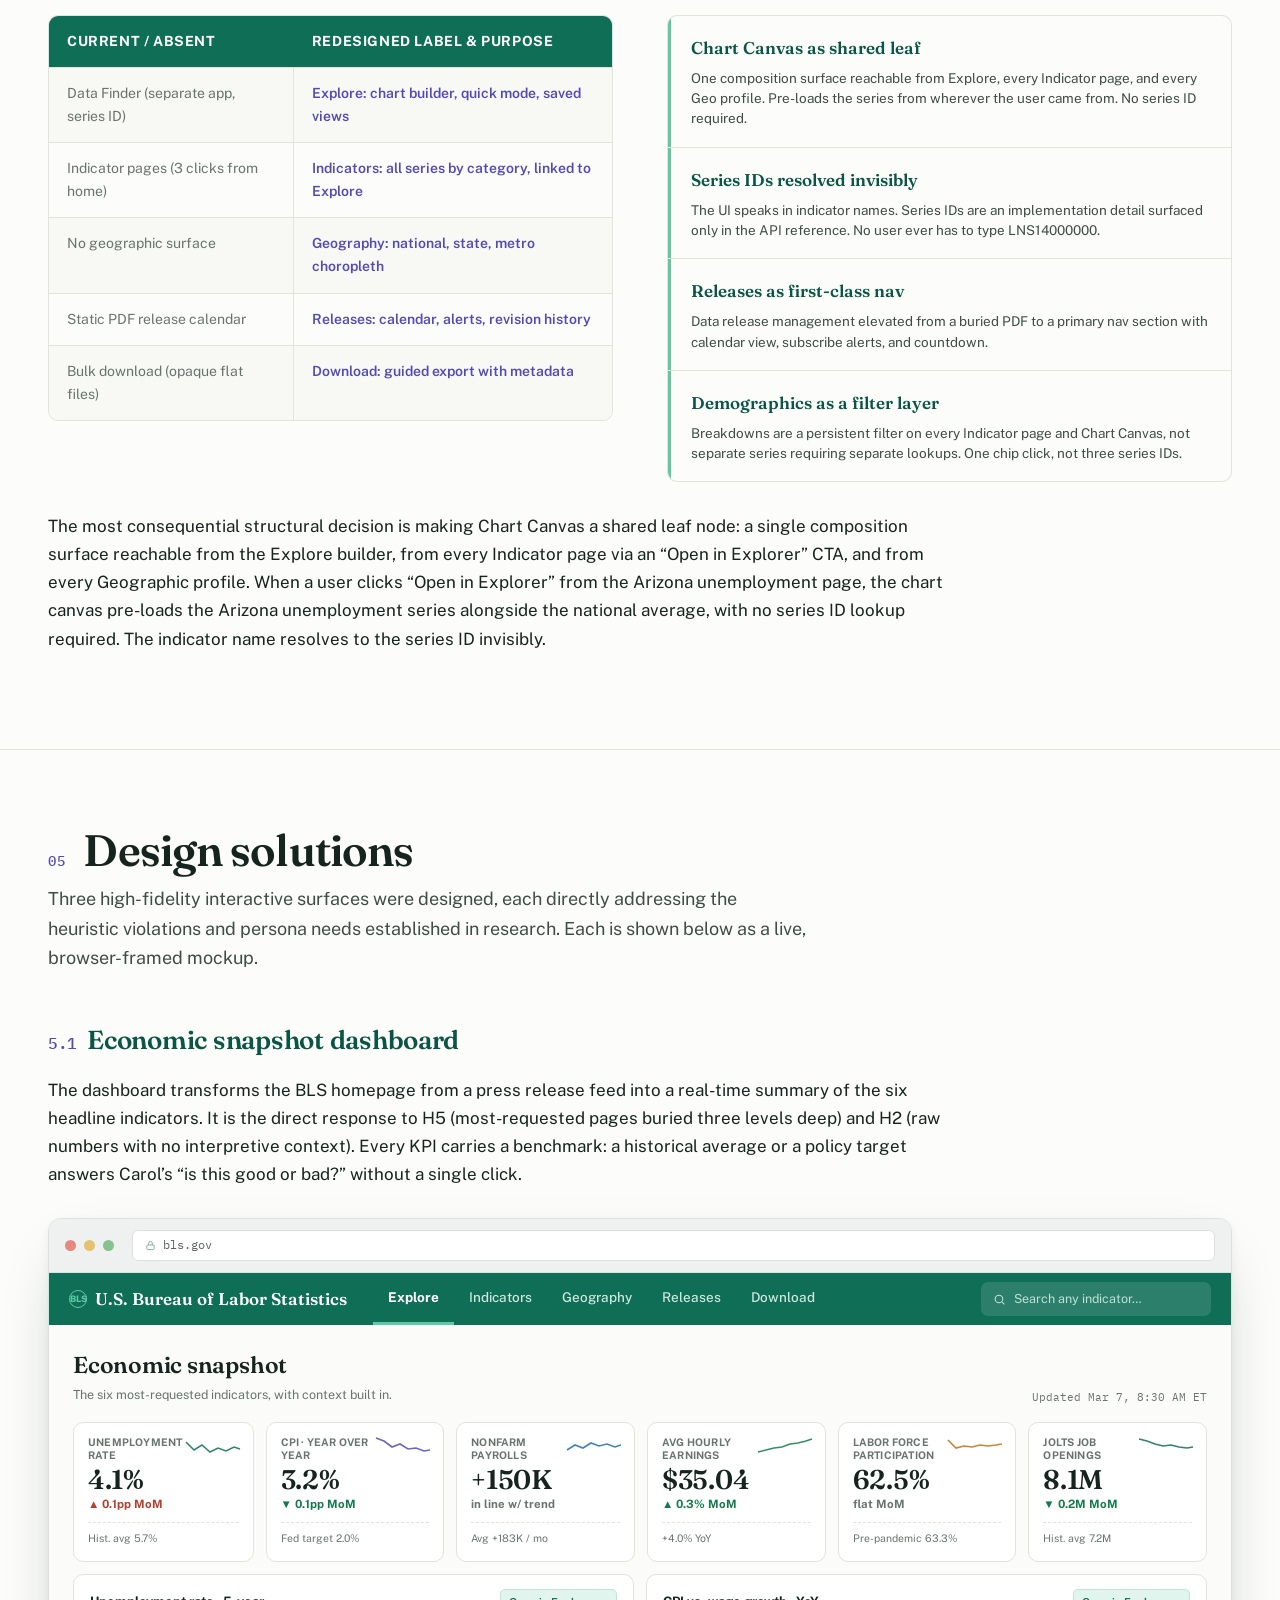
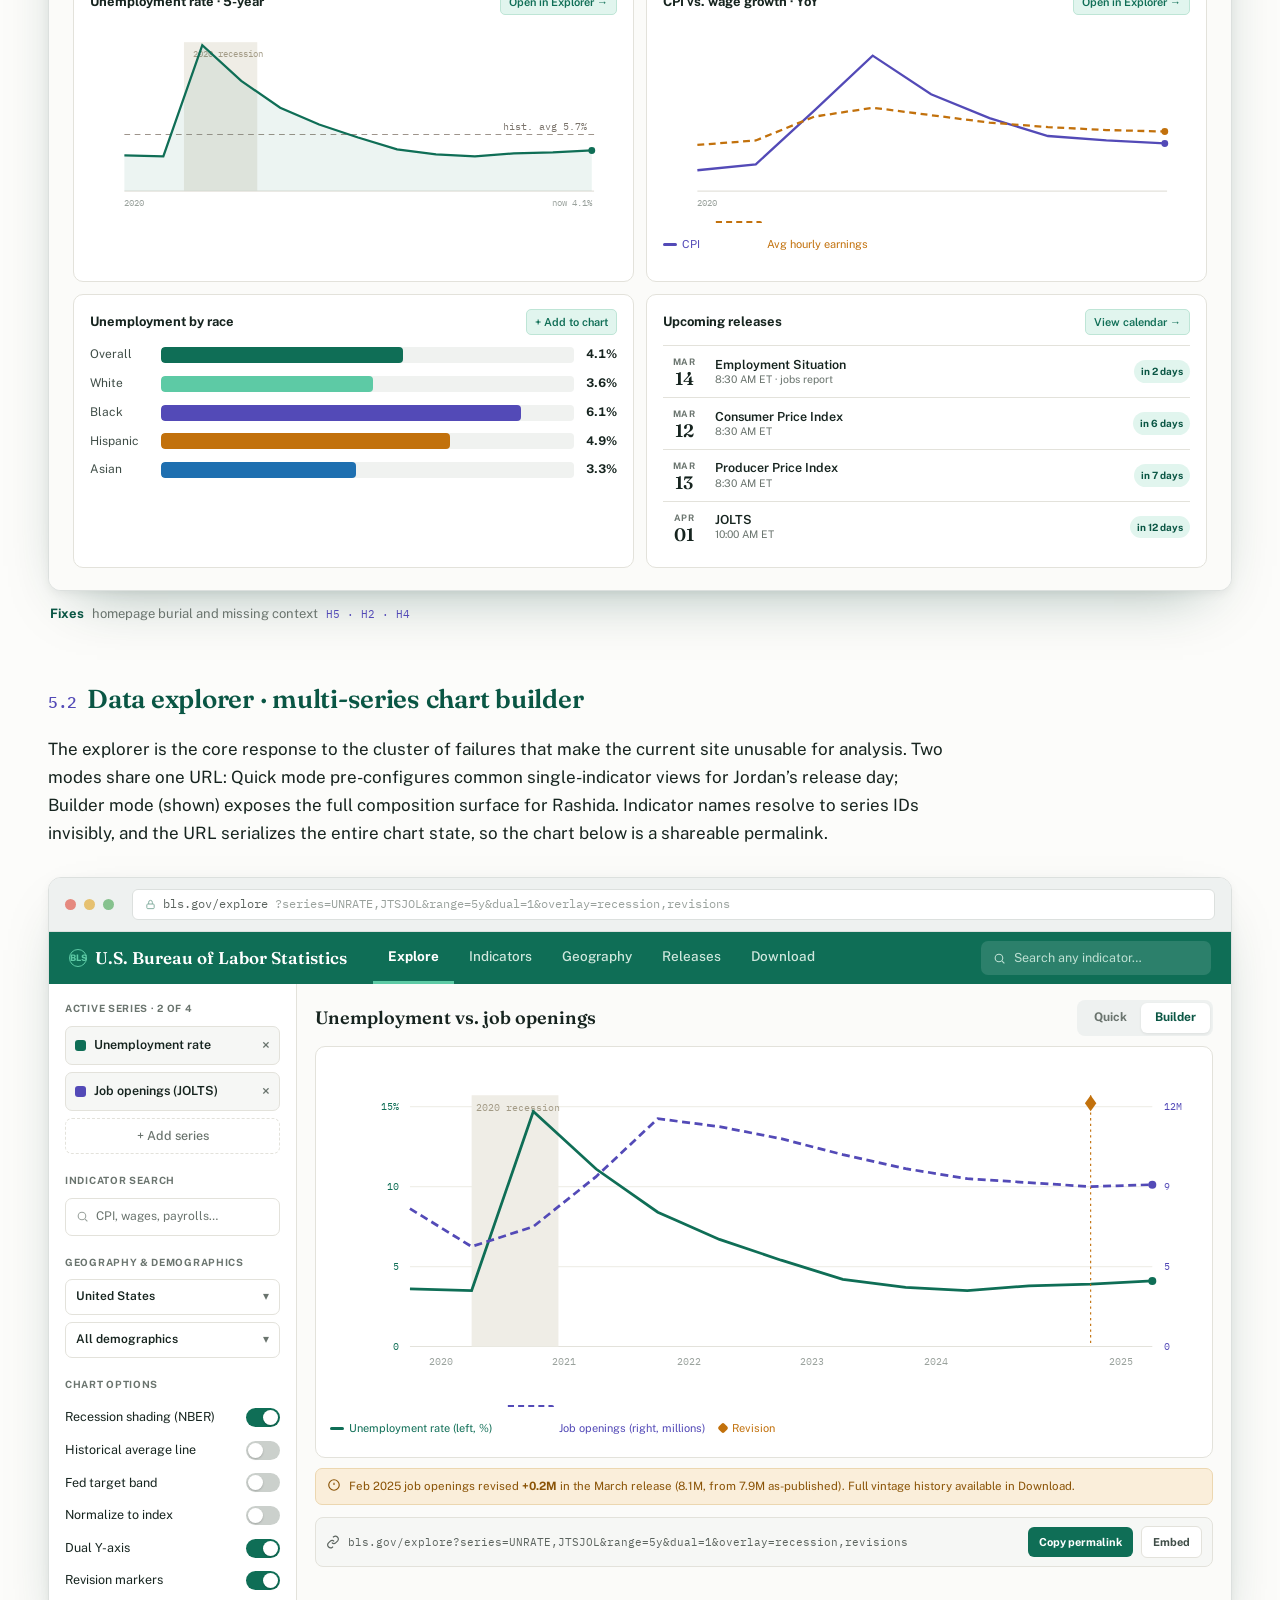
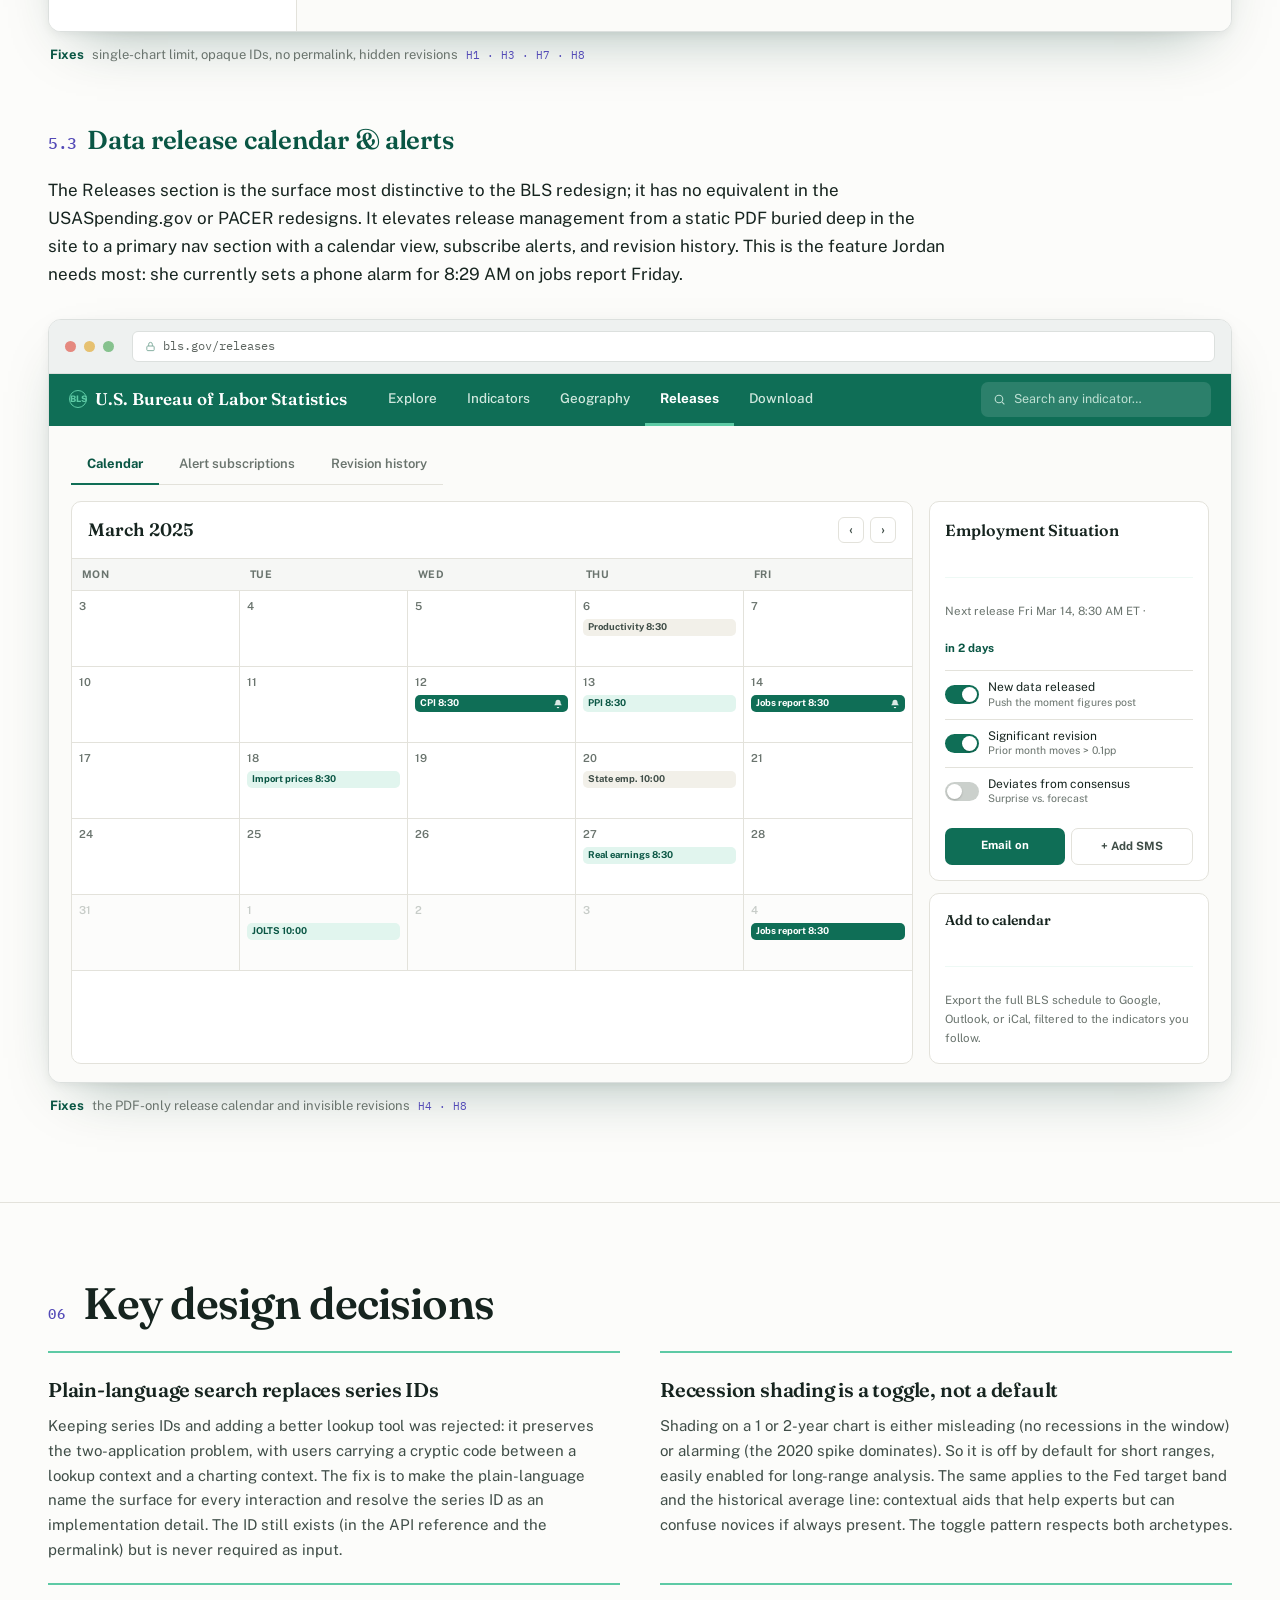
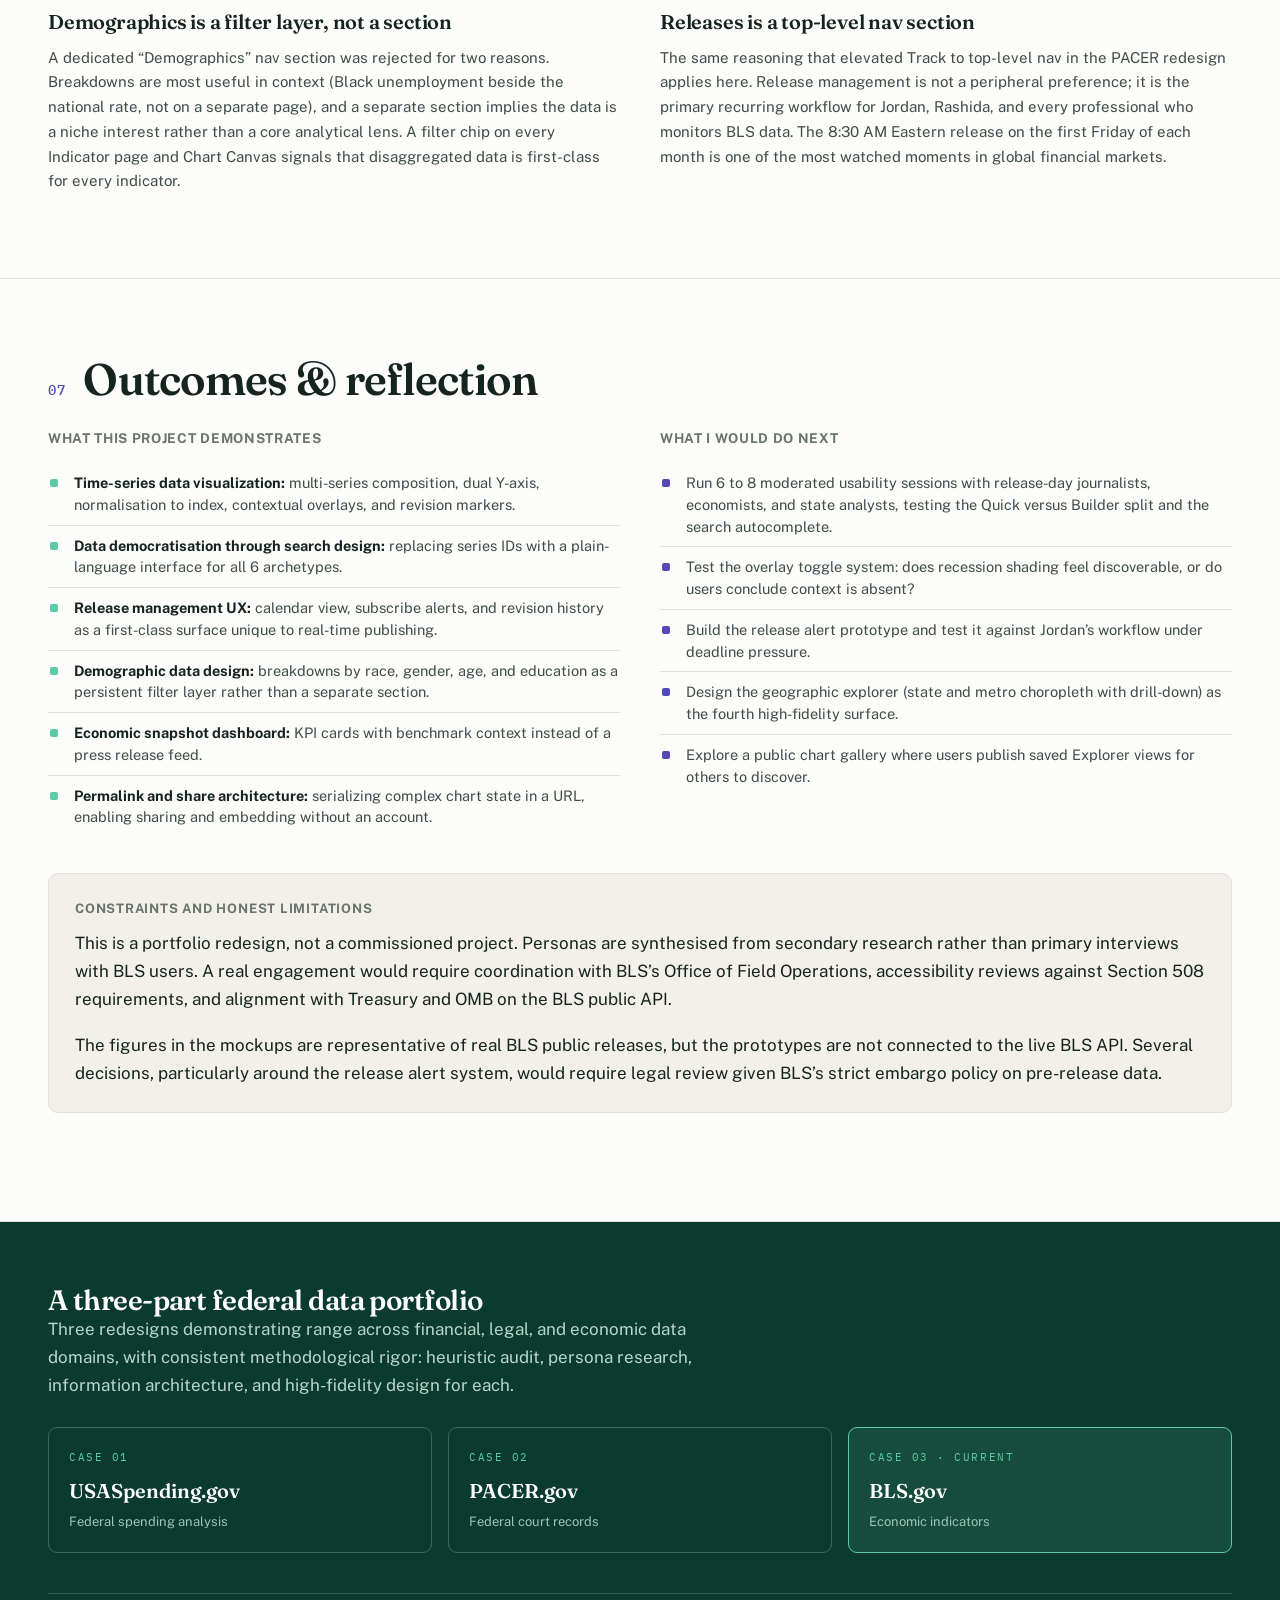
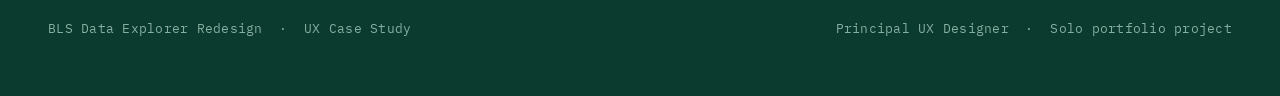
<file: bls-case-study_3.html>
<!DOCTYPE html>
<html lang="en">
<head>
<meta charset="UTF-8">
<meta name="viewport" content="width=device-width, initial-scale=1.0">
<title>Gary Olacsi - BLS.gov Data Explorer Redesign · UX Case Study</title>
<link rel="preconnect" href="https://fonts.googleapis.com">
<link rel="preconnect" href="https://fonts.gstatic.com" crossorigin>
<link href="https://fonts.googleapis.com/css2?family=Fraunces:ital,opsz,wght@0,9..144,400;0,9..144,500;0,9..144,600;0,9..144,700;1,9..144,400&family=Public+Sans:ital,wght@0,400;0,500;0,600;0,700;0,800;1,400&family=IBM+Plex+Mono:wght@400;500;600&display=swap" rel="stylesheet">
<style>
  :root{
    --ink:#16241F; --ink-soft:#3F4D47; --ink-mute:#6A746E;
    --deep:#0F6E56; --deep-2:#0A5644; --deep-3:#073A2D;
    --mint:#5DCAA5; --mint-pale:#E1F5EE; --mint-line:#BEE5D6;
    --purple:#534AB7; --purple-pale:#EEEDFE; --purple-line:#D7D3F4;
    --amber:#C2710C; --blue:#1E6FB0;
    --paper:#FCFCFA; --sand:#F2F0E9; --sand-2:#F8F8F4;
    --line:#E3E2DB;
    --crit-bg:#FCEBEB; --crit-ink:#9E3030; --crit-line:#F0CFCF;
    --major-bg:#FAEEDA; --major-ink:#8A5306; --major-line:#ECD7B0;
    --minor-bg:#EAF3DE; --minor-ink:#3F6116; --minor-line:#D2E4BC;
    --pos:#137A4E; --neg:#B5402F;
    --serif:"Fraunces",Georgia,serif;
    --sans:"Public Sans",-apple-system,BlinkMacSystemFont,"Segoe UI",sans-serif;
    --mono:"IBM Plex Mono",ui-monospace,monospace;
    --wrap:1300px;
  }
  *{box-sizing:border-box;}
  html{scroll-behavior:smooth;}
  body{margin:0;font-family:var(--sans);color:var(--ink);background:var(--paper);line-height:1.65;font-size:17px;-webkit-font-smoothing:antialiased;text-rendering:optimizeLegibility;}
  p{margin:0 0 1.1em;}
  a{color:var(--deep);}
  .wrap{max-width:var(--wrap);margin:0 auto;padding:0 48px;}
  @media(max-width:760px){.wrap{padding:0 22px;}}

  /* ---------- top nav ---------- */
  .topbar{position:sticky;top:0;z-index:60;background:rgba(252,252,250,.88);backdrop-filter:blur(10px);border-bottom:1px solid var(--line);}
  .topbar .wrap{display:flex;align-items:center;justify-content:space-between;height:60px;gap:24px;}
  .brand{font-family:var(--serif);font-weight:600;font-size:18px;letter-spacing:-.01em;display:flex;align-items:center;gap:10px;}
  .brand .dot{width:9px;height:9px;border-radius:2px;background:var(--deep);display:inline-block;}
  .navlinks{display:flex;gap:24px;font-size:13.5px;font-weight:500;}
  .navlinks a{color:var(--ink-soft);text-decoration:none;transition:color .18s;}
  .navlinks a:hover{color:var(--deep);}
  .navtag{font-family:var(--mono);font-size:11.5px;color:var(--ink-mute);letter-spacing:.02em;}
  @media(max-width:880px){.navlinks{display:none;}}

  /* ---------- hero (landscape split) ---------- */
  .hero{position:relative;overflow:hidden;background:linear-gradient(150deg,#0F6E56 0%,#0A5644 58%,#073A2D 100%);color:#EAF6F1;}
  .grid-ov{position:absolute;inset:0;z-index:0;background-image:linear-gradient(rgba(255,255,255,.045) 1px,transparent 1px),linear-gradient(90deg,rgba(255,255,255,.045) 1px,transparent 1px);background-size:54px 54px;}
  .spark{position:absolute;inset:0;z-index:1;opacity:.45;}
  .spark path{fill:none;stroke:var(--mint);stroke-width:1.4;}
  .spark .area{fill:url(#hg);stroke:none;}
  .hero .wrap{position:relative;z-index:2;display:grid;grid-template-columns:1.05fr .95fr;gap:54px;align-items:center;padding-top:64px;padding-bottom:64px;}
  .hero .eyebrow{font-family:var(--mono);font-size:12.5px;letter-spacing:.22em;text-transform:uppercase;color:var(--mint);margin-bottom:20px;}
  .hero h1{font-family:var(--serif);font-weight:600;font-size:clamp(46px,6.4vw,88px);line-height:.95;letter-spacing:-.02em;margin:0 0 6px;color:#fff;}
  .hero h1 .sub{display:block;color:var(--mint);font-weight:500;font-size:clamp(24px,3.4vw,42px);margin-top:8px;}
  .hero .lede{max-width:560px;font-size:18px;line-height:1.55;color:#CDE7DD;margin:24px 0 0;}
  .meta{display:flex;flex-wrap:wrap;gap:18px 48px;margin:34px 0 0;border-top:1px solid rgba(189,229,214,.25);padding-top:24px;}
  .meta div{font-size:14px;line-height:1.5;}
  .meta .k{font-family:var(--mono);font-size:10.5px;letter-spacing:.14em;text-transform:uppercase;color:var(--mint);display:block;margin-bottom:3px;}
  .meta .v{color:#E7F4EE;}

  /* hero teaser mock */
  .teaser{background:#fff;border-radius:12px;box-shadow:0 30px 70px -24px rgba(0,0,0,.55),0 4px 14px rgba(0,0,0,.2);overflow:hidden;color:var(--ink);transform:perspective(1600px) rotateY(-7deg) rotateX(2deg);transform-origin:left center;}
  .teaser .bar{display:flex;align-items:center;gap:7px;padding:10px 14px;background:#F1F3F2;border-bottom:1px solid #E2E5E3;}
  .teaser .bar i{width:9px;height:9px;border-radius:50%;background:#D6DAD8;display:inline-block;}
  .teaser .url{margin-left:8px;font-family:var(--mono);font-size:10.5px;color:#7C847F;background:#fff;border:1px solid #E2E5E3;border-radius:5px;padding:3px 9px;}
  .teaser .tbody{padding:16px;}
  .teaser .tlabel{font-family:var(--mono);font-size:9.5px;letter-spacing:.12em;text-transform:uppercase;color:var(--ink-mute);margin-bottom:10px;}
  .teaser .kpis{display:grid;grid-template-columns:1fr 1fr 1fr;gap:9px;}
  .tk{border:1px solid var(--line);border-radius:8px;padding:10px 11px;}
  .tk .lab{font-size:9.5px;color:var(--ink-mute);font-weight:600;letter-spacing:.02em;text-transform:uppercase;}
  .tk .val{font-family:var(--serif);font-weight:600;font-size:23px;line-height:1.1;margin-top:3px;}
  .tk .dl{font-size:10px;font-weight:700;margin-top:1px;}
  .tk .ctx{font-size:9px;color:var(--ink-mute);margin-top:5px;}
  .up{color:var(--neg);}.down{color:var(--pos);}
  @media(max-width:920px){.hero .wrap{grid-template-columns:1fr;gap:40px;}.teaser{transform:none;max-width:520px;}}

  /* ---------- stat strip ---------- */
  .stats{position:relative;z-index:2;background:var(--mint-pale);border-top:3px solid var(--deep);}
  .stats .row{display:grid;grid-template-columns:repeat(6,1fr);max-width:var(--wrap);margin:0 auto;}
  .stat{padding:24px 18px;text-align:center;border-right:1px solid var(--mint-line);}
  .stat:last-child{border-right:none;}
  .stat .num{font-family:var(--serif);font-weight:600;font-size:32px;color:var(--purple);line-height:1;letter-spacing:-.02em;}
  .stat .lbl{font-size:12px;color:var(--ink-soft);margin-top:7px;line-height:1.3;}
  @media(max-width:760px){.stats .row{grid-template-columns:repeat(3,1fr);}.stat:nth-child(3){border-right:none;}.stat:nth-child(-n+3){border-bottom:1px solid var(--mint-line);}}

  /* ---------- sections ---------- */
  section{padding:78px 0;border-bottom:1px solid var(--line);}
  .sec-head{display:flex;align-items:baseline;gap:18px;margin-bottom:10px;}
  .sec-num{font-family:var(--mono);font-size:14px;color:var(--purple);font-weight:500;letter-spacing:.05em;padding-top:6px;}
  h2{font-family:var(--serif);font-weight:600;font-size:clamp(30px,3.6vw,44px);line-height:1.04;letter-spacing:-.02em;margin:0;color:var(--ink);}
  .intro{max-width:760px;font-size:18px;color:var(--ink-soft);margin-top:8px;}
  h3{font-family:var(--serif);font-weight:600;font-size:26px;letter-spacing:-.01em;margin:0 0 14px;color:var(--deep-2);}
  h3 .sn{font-family:var(--mono);font-size:16px;color:var(--purple);font-weight:500;margin-right:10px;}
  h4{font-family:var(--sans);font-weight:700;font-size:13.5px;letter-spacing:.05em;text-transform:uppercase;color:var(--ink-mute);margin:34px 0 14px;}

  /* landscape two-col rows */
  .split{display:grid;grid-template-columns:1fr 1fr;gap:54px;align-items:start;}
  @media(max-width:900px){.split{grid-template-columns:1fr;gap:30px;}}

  /* ---------- callouts ---------- */
  .callout{border-radius:10px;padding:24px 26px;margin:30px 0;}
  .callout .ct{font-weight:700;font-size:13px;letter-spacing:.06em;text-transform:uppercase;margin-bottom:9px;}
  .callout p:last-child{margin-bottom:0;}
  .callout.thesis{background:var(--mint-pale);border:1px solid var(--mint-line);}
  .callout.thesis .ct{color:var(--deep);}
  .callout.insight{background:var(--mint-pale);border-left:4px solid var(--deep);border-radius:4px;}
  .callout.insight .ct{color:var(--deep-2);}
  .callout.tension{background:var(--purple-pale);border:1px solid var(--purple-line);}
  .callout.tension .ct{color:var(--purple);}
  .callout.note{background:var(--sand);border:1px solid var(--line);}
  .callout.note .ct{color:var(--ink-mute);}

  /* ---------- heuristic table ---------- */
  .heur{margin-top:26px;border:1px solid var(--line);border-radius:10px;overflow:hidden;}
  .heur-row{display:grid;grid-template-columns:104px 1.4fr 2.5fr 2.3fr;border-top:1px solid var(--line);}
  .heur-row:first-child{border-top:none;}
  .heur-head{background:var(--deep);color:#fff;font-size:12px;font-weight:700;letter-spacing:.05em;text-transform:uppercase;}
  .heur-head>div{padding:13px 16px;}
  .heur-cell{padding:15px 16px;font-size:14.5px;line-height:1.5;border-left:1px solid var(--line);}
  .heur-cell:first-child{border-left:none;}
  .hid{font-weight:700;font-size:15px;}
  .sev{display:inline-block;margin-top:5px;font-size:10.5px;font-weight:700;letter-spacing:.05em;text-transform:uppercase;padding:2px 7px;border-radius:4px;}
  .crit .hid{color:var(--crit-ink);}.crit .sev{background:var(--crit-bg);color:var(--crit-ink);}
  .crit .heur-cell:first-child{background:var(--crit-bg);}
  .major .hid{color:var(--major-ink);}.major .sev{background:var(--major-bg);color:var(--major-ink);}
  .major .heur-cell:first-child{background:var(--major-bg);}
  .minor .hid{color:var(--minor-ink);}.minor .sev{background:var(--minor-bg);color:var(--minor-ink);}
  .minor .heur-cell:first-child{background:var(--minor-bg);}
  .hfix{color:var(--ink-soft);}
  .colhead{display:none;}
  @media(max-width:760px){.heur-head{display:none;}.heur-row{grid-template-columns:1fr;}.heur-cell{border-left:none;border-top:1px solid var(--line);}.heur-row .heur-cell:first-child{border-top:none;}.colhead{display:block;font-family:var(--mono);font-size:10px;letter-spacing:.1em;text-transform:uppercase;color:var(--ink-mute);margin-bottom:4px;}}

  /* ---------- personas (landscape 2-up) ---------- */
  .pgrid{display:grid;grid-template-columns:1fr 1fr;gap:18px;margin-top:6px;}
  .pgrid.secondary{grid-template-columns:1fr;}
  .persona{display:grid;grid-template-columns:120px 1fr;background:var(--sand);border-radius:10px;overflow:hidden;}
  .persona .av{padding:22px 12px;text-align:center;display:flex;flex-direction:column;align-items:center;justify-content:center;}
  .persona .av .initials{font-family:var(--serif);font-weight:600;font-size:28px;line-height:1;}
  .persona .av .tier{font-size:10px;font-weight:700;letter-spacing:.08em;text-transform:uppercase;margin-top:6px;color:var(--ink-mute);}
  .persona .body{padding:20px 22px;background:var(--sand-2);}
  .persona .pname{font-family:var(--serif);font-weight:600;font-size:21px;color:var(--ink);margin-bottom:3px;}
  .persona .prole{font-size:13px;color:var(--ink-mute);margin-bottom:11px;}
  .persona .jtbd{font-size:14px;margin-bottom:7px;}
  .persona .jtbd b,.persona .pain b{color:var(--ink);}
  .persona .pain{font-size:14px;color:var(--crit-ink);}
  .av.orange{background:#FAEEDA;}.av.orange .initials{color:#8A5306;}
  .av.purple{background:#EEEDFE;}.av.purple .initials{color:#534AB7;}
  .av.green{background:#E1F5EE;}.av.green .initials{color:#0F6E56;}
  .av.sand{background:#EDEBE2;}.av.sand .initials{color:#5F5E5A;}
  @media(max-width:900px){.pgrid{grid-template-columns:1fr;}}
  @media(max-width:560px){.persona{grid-template-columns:1fr;}.persona .av{flex-direction:row;gap:12px;padding:13px;}.persona .av .tier{margin-top:0;}}

  /* ---------- nav model + principles ---------- */
  .navmodel{margin-top:6px;border:1px solid var(--line);border-radius:10px;overflow:hidden;}
  .nm-row{display:grid;grid-template-columns:1fr 1.3fr;border-top:1px solid var(--line);}
  .nm-row:first-child{border-top:none;}
  .nm-head{background:var(--deep);color:#fff;font-size:12px;font-weight:700;letter-spacing:.05em;text-transform:uppercase;}
  .nm-head>div{padding:13px 18px;}
  .nm-row>div{padding:14px 18px;font-size:14px;}
  .nm-row .cur{color:var(--ink-mute);border-right:1px solid var(--line);}
  .nm-row:nth-child(even):not(.nm-head){background:var(--sand-2);}
  .nm-row .new{color:var(--purple);font-weight:600;}
  @media(max-width:560px){.nm-row{grid-template-columns:1fr;}.nm-row .cur{border-right:none;border-bottom:1px dashed var(--line);}}
  .princ{display:grid;grid-template-columns:1fr;gap:1px;background:var(--line);border:1px solid var(--line);border-radius:10px;overflow:hidden;}
  .princ .card{background:var(--paper);padding:18px 20px;border-left:3px solid var(--mint);}
  .princ .card h5{font-family:var(--serif);font-weight:600;font-size:17px;color:var(--deep-2);margin:0 0 6px;}
  .princ .card p{font-size:13.5px;color:var(--ink-soft);margin:0;line-height:1.5;}

  /* ---------- component lists ---------- */
  .comp{list-style:none;padding:0;margin:18px 0 0;}
  .comp li{padding:15px 0;border-top:1px solid var(--line);display:grid;grid-template-columns:210px 1fr;gap:24px;}
  .comp li:first-child{border-top:none;}
  .comp .name{font-weight:700;color:var(--deep-2);font-size:15px;}
  .comp .desc{font-size:14.5px;color:var(--ink-soft);}
  @media(max-width:620px){.comp li{grid-template-columns:1fr;gap:4px;}}

  /* ---------- decisions ---------- */
  .dgrid{display:grid;grid-template-columns:1fr 1fr;gap:14px 40px;}
  .decision{border-top:2px solid var(--mint);padding:20px 0 6px;}
  .decision .q{font-family:var(--serif);font-weight:600;font-size:20px;color:var(--ink);margin-bottom:8px;letter-spacing:-.01em;}
  .decision p{margin-bottom:0;color:var(--ink-soft);font-size:15px;}
  @media(max-width:900px){.dgrid{grid-template-columns:1fr;}}

  /* ---------- outcomes ---------- */
  .out-grid{display:grid;grid-template-columns:1fr 1fr;gap:40px;}
  @media(max-width:820px){.out-grid{grid-template-columns:1fr;gap:8px;}}
  ul.tick{list-style:none;padding:0;margin:8px 0 0;}
  ul.tick li{position:relative;padding:9px 0 9px 26px;font-size:14.5px;color:var(--ink-soft);border-bottom:1px solid var(--line);line-height:1.5;}
  ul.tick li:last-child{border-bottom:none;}
  ul.tick li:before{content:"";position:absolute;left:2px;top:16px;width:8px;height:8px;border-radius:2px;background:var(--mint);}
  ul.next li:before{background:var(--purple);}
  ul.tick li b{color:var(--ink);}

  /* ================= MOCKUPS ================= */
  .mockwrap{margin:30px 0 8px;}
  .browser{background:#fff;border:1px solid #DCE0DE;border-radius:13px;overflow:hidden;box-shadow:0 24px 60px -28px rgba(7,58,45,.4),0 3px 10px rgba(0,0,0,.05);}
  .b-bar{display:flex;align-items:center;gap:8px;padding:11px 16px;background:#EEF1F0;border-bottom:1px solid #DCE0DE;}
  .b-bar i{width:11px;height:11px;border-radius:50%;display:inline-block;}
  .b-bar i.r{background:#E5897F;}.b-bar i.y{background:#E6C170;}.b-bar i.g{background:#86C28E;}
  .b-url{flex:1;margin-left:10px;font-family:var(--mono);font-size:11.5px;color:#5C645F;background:#fff;border:1px solid #DCE0DE;border-radius:6px;padding:5px 12px;display:flex;align-items:center;gap:7px;overflow:hidden;white-space:nowrap;}
  .b-url svg{flex:none;}
  .b-url .q{color:#9AA29D;}
  .b-actions{display:flex;gap:6px;}
  .b-actions span{font-size:10px;font-weight:600;color:#5C645F;background:#fff;border:1px solid #DCE0DE;border-radius:5px;padding:4px 9px;}
  .mk-cap{font-size:13px;color:var(--ink-mute);margin:12px 2px 0;display:flex;gap:8px;align-items:baseline;}
  .mk-cap b{color:var(--deep-2);font-weight:700;}
  .mk-cap .fixes{font-family:var(--mono);font-size:11px;color:var(--purple);}

  /* app shell shared */
  .app{font-size:14px;color:var(--ink);}
  .app-nav{display:flex;align-items:center;gap:0;background:var(--deep);color:#fff;padding:0 20px;height:52px;}
  .app-nav .logo{font-family:var(--serif);font-weight:600;font-size:17px;margin-right:26px;display:flex;align-items:center;gap:8px;}
  .app-nav .logo .seal{width:18px;height:18px;border-radius:50%;border:1.6px solid var(--mint);display:inline-flex;align-items:center;justify-content:center;font-size:9px;font-family:var(--sans);font-weight:800;color:var(--mint);}
  .app-nav a{color:#CFE7DD;text-decoration:none;font-size:13.5px;font-weight:500;padding:0 15px;height:52px;display:flex;align-items:center;border-bottom:3px solid transparent;}
  .app-nav a.on{color:#fff;border-bottom-color:var(--mint);font-weight:700;}
  .app-nav .grow{flex:1;}
  .app-nav .search{display:flex;align-items:center;gap:8px;background:rgba(255,255,255,.12);border-radius:7px;padding:7px 12px;font-size:12.5px;color:#BFE0D4;width:230px;}
  @media(max-width:760px){.app-nav a:not(.on){display:none;}.app-nav .search{width:130px;}}

  /* dashboard */
  .dash{padding:22px 24px;background:#FBFBF9;}
  .dash-h{display:flex;justify-content:space-between;align-items:flex-end;margin-bottom:16px;flex-wrap:wrap;gap:8px;}
  .dash-h h3{font-family:var(--serif);font-size:23px;margin:0;color:var(--ink);}
  .dash-h .sub{font-size:12.5px;color:var(--ink-mute);}
  .dash-h .asof{font-family:var(--mono);font-size:11px;color:var(--ink-mute);}
  .kpis{display:grid;grid-template-columns:repeat(6,1fr);gap:12px;}
  .kpi{background:#fff;border:1px solid var(--line);border-radius:10px;padding:13px 14px;position:relative;}
  .kpi .lab{font-size:10.5px;font-weight:700;letter-spacing:.02em;text-transform:uppercase;color:var(--ink-mute);line-height:1.25;min-height:26px;padding-right:56px;}
  .kpi .val{font-family:var(--serif);font-weight:600;font-size:27px;line-height:1.05;margin-top:4px;letter-spacing:-.01em;}
  .kpi .dl{font-size:11.5px;font-weight:700;margin-top:1px;display:flex;align-items:center;gap:4px;}
  .kpi .ctx{font-size:10.5px;color:var(--ink-mute);margin-top:8px;border-top:1px dashed var(--line);padding-top:7px;}
  .kpi .spk{position:absolute;right:12px;top:13px;opacity:.85;}
  @media(max-width:900px){.kpis{grid-template-columns:repeat(3,1fr);}}
  @media(max-width:520px){.kpis{grid-template-columns:repeat(2,1fr);}.kpi .spk{display:none;}}
  .dash-low{display:grid;grid-template-columns:1fr 1fr;gap:12px;margin-top:12px;}
  @media(max-width:900px){.dash-low{grid-template-columns:1fr;}}
  .panel{background:#fff;border:1px solid var(--line);border-radius:10px;padding:14px 16px;}
  .panel .ph{display:flex;justify-content:space-between;align-items:center;margin-bottom:10px;}
  .panel .ph .t{font-weight:700;font-size:13px;color:var(--ink);}
  .panel .ph .cta{font-size:11px;font-weight:600;color:var(--deep);border:1px solid var(--mint-line);border-radius:5px;padding:3px 8px;background:var(--mint-pale);}
  .legend{display:flex;gap:14px;font-size:11px;color:var(--ink-soft);margin-top:6px;}
  .legend span{display:flex;align-items:center;gap:5px;}
  .legend i{width:14px;height:3px;border-radius:2px;display:inline-block;}
  .legend i.dash{background:none;border-top:2px dashed currentColor;height:0;}
  /* demographic bars */
  .dbar{display:flex;align-items:center;gap:9px;margin:9px 0;font-size:12px;}
  .dbar .nm{width:62px;color:var(--ink-soft);}
  .dbar .track{flex:1;height:16px;background:#F0F2F0;border-radius:4px;overflow:hidden;}
  .dbar .fill{height:100%;border-radius:4px;}
  .dbar .pct{width:34px;text-align:right;font-weight:700;font-variant-numeric:tabular-nums;}
  /* releases list */
  .rel{display:flex;align-items:center;gap:10px;padding:9px 0;border-top:1px solid var(--line);font-size:12.5px;}
  .rel:first-of-type{border-top:none;}
  .rel .d{width:42px;text-align:center;}
  .rel .d .mo{font-size:9px;text-transform:uppercase;color:var(--ink-mute);font-weight:700;letter-spacing:.04em;}
  .rel .d .dy{font-family:var(--serif);font-size:18px;font-weight:600;line-height:1;}
  .rel .info{flex:1;line-height:1.3;}
  .rel .info .nm{font-weight:600;}
  .rel .info .tm{font-size:10.5px;color:var(--ink-mute);}
  .rel .badge{font-size:10px;font-weight:700;padding:3px 7px;border-radius:20px;background:var(--mint-pale);color:var(--deep-2);white-space:nowrap;}

  /* explorer */
  .exp{display:grid;grid-template-columns:248px 1fr;background:#FBFBF9;}
  @media(max-width:820px){.exp{grid-template-columns:1fr;}}
  .exp-side{background:#fff;border-right:1px solid var(--line);padding:16px;}
  .exp-side .sect{margin-bottom:18px;}
  .exp-side .lbl{font-size:10px;font-weight:700;letter-spacing:.07em;text-transform:uppercase;color:var(--ink-mute);margin-bottom:9px;}
  .pill{display:flex;align-items:center;gap:8px;background:#F6F7F5;border:1px solid var(--line);border-radius:7px;padding:7px 9px;font-size:12.5px;margin-bottom:7px;font-weight:600;}
  .pill .sw{width:11px;height:11px;border-radius:3px;flex:none;}
  .pill .x{margin-left:auto;color:var(--ink-mute);font-size:14px;}
  .pill.add{border-style:dashed;color:var(--ink-mute);font-weight:500;background:#fff;justify-content:center;}
  .srch{display:flex;align-items:center;gap:7px;border:1px solid var(--line);border-radius:7px;padding:8px 10px;font-size:12px;color:var(--ink-mute);}
  .selrow{display:flex;align-items:center;justify-content:space-between;border:1px solid var(--line);border-radius:7px;padding:7px 10px;font-size:12px;margin-bottom:7px;}
  .selrow .v{font-weight:600;color:var(--ink);}
  .selrow .ch{color:var(--ink-mute);}
  .tog{display:flex;align-items:center;justify-content:space-between;padding:6px 0;font-size:12.5px;}
  .switch{width:34px;height:19px;border-radius:20px;position:relative;flex:none;transition:background .15s;}
  .switch:after{content:"";position:absolute;width:15px;height:15px;border-radius:50%;background:#fff;top:2px;left:2px;transition:left .15s;box-shadow:0 1px 2px rgba(0,0,0,.2);}
  .switch.on{background:var(--deep);}.switch.on:after{left:17px;}
  .switch.off{background:#CBD0CC;}
  .exp-main{padding:16px 18px;}
  .exp-mh{display:flex;align-items:center;justify-content:space-between;margin-bottom:10px;flex-wrap:wrap;gap:8px;}
  .modes{display:inline-flex;background:#EEF1F0;border-radius:8px;padding:3px;}
  .modes b{font-size:12px;font-weight:700;padding:5px 14px;border-radius:6px;color:var(--ink-mute);cursor:default;}
  .modes b.on{background:#fff;color:var(--deep-2);box-shadow:0 1px 3px rgba(0,0,0,.08);}
  .exp-title{font-family:var(--serif);font-size:18px;font-weight:600;}
  .chartcard{border:1px solid var(--line);border-radius:10px;background:#fff;padding:14px 14px 6px;}
  .rev-note{display:flex;align-items:flex-start;gap:8px;font-size:11.5px;color:var(--major-ink);background:var(--major-bg);border:1px solid var(--major-line);border-radius:7px;padding:8px 11px;margin-top:10px;}
  .permabar{display:flex;align-items:center;gap:8px;margin-top:12px;background:#F6F7F5;border:1px solid var(--line);border-radius:8px;padding:8px 10px;}
  .permabar .u{flex:1;font-family:var(--mono);font-size:11px;color:#5C645F;overflow:hidden;white-space:nowrap;text-overflow:ellipsis;}
  .permabar .pb{font-size:11px;font-weight:700;border-radius:6px;padding:6px 11px;}
  .permabar .pb.primary{background:var(--deep);color:#fff;}
  .permabar .pb.ghost{background:#fff;border:1px solid var(--line);color:var(--ink-soft);}

  /* releases calendar */
  .relpage{background:#FBFBF9;padding:18px 22px;}
  .tabs{display:inline-flex;gap:4px;border-bottom:1px solid var(--line);margin-bottom:16px;}
  .tabs b{font-size:13px;font-weight:600;color:var(--ink-mute);padding:9px 16px;border-bottom:2px solid transparent;margin-bottom:-1px;}
  .tabs b.on{color:var(--deep-2);border-bottom-color:var(--deep);font-weight:700;}
  .cal-layout{display:grid;grid-template-columns:1fr 280px;gap:16px;}
  @media(max-width:900px){.cal-layout{grid-template-columns:1fr;}}
  .cal{background:#fff;border:1px solid var(--line);border-radius:10px;overflow:hidden;}
  .cal-h{display:flex;align-items:center;justify-content:space-between;padding:13px 16px;border-bottom:1px solid var(--line);}
  .cal-h .mo{font-family:var(--serif);font-size:18px;font-weight:600;}
  .cal-h .nav{display:flex;gap:6px;}
  .cal-h .nav b{width:26px;height:26px;border:1px solid var(--line);border-radius:6px;display:flex;align-items:center;justify-content:center;color:var(--ink-soft);font-size:13px;}
  .cal-wd{display:grid;grid-template-columns:repeat(5,1fr);background:#F6F7F5;border-bottom:1px solid var(--line);}
  .cal-wd span{padding:7px 10px;font-size:10.5px;font-weight:700;letter-spacing:.04em;text-transform:uppercase;color:var(--ink-mute);}
  .cal-grid{display:grid;grid-template-columns:repeat(5,1fr);}
  .cal-cell{min-height:76px;border-right:1px solid var(--line);border-bottom:1px solid var(--line);padding:6px 7px;position:relative;}
  .cal-cell:nth-child(5n){border-right:none;}
  .cal-cell .dn{font-size:11px;color:var(--ink-mute);font-weight:600;}
  .cal-cell.muted{background:#FCFCFB;}
  .cal-cell.muted .dn{color:#C7CCC8;}
  .chip{display:flex;align-items:center;gap:5px;font-size:9.5px;font-weight:700;border-radius:5px;padding:3px 5px;margin-top:4px;line-height:1.15;}
  .chip.major{background:var(--deep);color:#fff;}
  .chip.mid{background:var(--mint-pale);color:var(--deep-2);}
  .chip.min{background:var(--sand);color:var(--ink-soft);}
  .chip .bell{margin-left:auto;opacity:.85;}
  .alertcard{background:#fff;border:1px solid var(--line);border-radius:10px;padding:15px;}
  .alertcard h5{margin:0 0 4px;font-family:var(--serif);font-size:16px;font-weight:600;}
  .alertcard .meta{font-size:11.5px;color:var(--ink-mute);margin-bottom:12px;}
  .altrow{display:flex;align-items:center;gap:9px;padding:9px 0;border-top:1px solid var(--line);font-size:12px;}
  .altrow:first-of-type{border-top:none;}
  .altrow .txt{flex:1;line-height:1.3;}
  .altrow .txt small{color:var(--ink-mute);font-size:10.5px;display:block;}
  .chan{display:flex;gap:6px;margin-top:13px;}
  .chan b{flex:1;text-align:center;font-size:11.5px;font-weight:700;border-radius:7px;padding:8px;}
  .chan b.email{background:var(--deep);color:#fff;}
  .chan b.sms{background:#fff;border:1px solid var(--line);color:var(--ink-soft);}

  /* ---------- footer ---------- */
  footer{background:#0B3A2E;color:#CDE7DD;padding:64px 0 56px;border-bottom:none;}
  footer h2{color:#fff;font-size:28px;}
  footer .series{display:grid;grid-template-columns:repeat(3,1fr);gap:16px;margin:28px 0 40px;}
  .scard{display:block;text-decoration:none;border:1px solid rgba(189,229,214,.28);border-radius:9px;padding:20px;transition:border-color .2s,background .2s;}
  .scard:hover{border-color:var(--mint);background:rgba(93,202,165,.07);}
  .scard .sn{font-family:var(--mono);font-size:11px;letter-spacing:.14em;color:var(--mint);}
  .scard .st{font-family:var(--serif);font-weight:600;font-size:20px;color:#fff;margin:8px 0 4px;}
  .scard .sd{font-size:13px;color:#9DC4B7;}
  .scard.current{background:rgba(93,202,165,.12);border-color:var(--mint);}
  .foot-meta{border-top:1px solid rgba(189,229,214,.22);padding-top:24px;font-size:13px;color:#85AFA1;display:flex;justify-content:space-between;flex-wrap:wrap;gap:10px;font-family:var(--mono);letter-spacing:.02em;}
  @media(max-width:620px){footer .series{grid-template-columns:1fr;}}

  @media(prefers-reduced-motion:reduce){html{scroll-behavior:auto;}.spark .line{stroke-dasharray:none!important;stroke-dashoffset:0!important;transition:none!important;}}
  :focus-visible{outline:2px solid var(--mint);outline-offset:2px;}
</style>
</head>
<body>

<div class="topbar">
  <div class="wrap">
    <div class="brand"><span class="dot"></span>Gary Olacsi - BLS.gov Redesign</div>
    <nav class="navlinks" aria-label="Section navigation">
      <a href="#overview">Overview</a>
      <a href="#audit">Audit</a>
      <a href="#research">Research</a>
      <a href="#ia">IA</a>
      <a href="#mockups">Mockups</a>
      <a href="#decisions">Decisions</a>
      <a href="#outcomes">Outcomes</a>
    </nav>
    <span class="navtag">Case study 3 of 3</span>
  </div>
</div>

<!-- HERO -->
<header class="hero">
  <div class="grid-ov" aria-hidden="true"></div>
  <svg class="spark" viewBox="0 0 1440 520" preserveAspectRatio="none" aria-hidden="true">
    <defs><linearGradient id="hg" x1="0" y1="0" x2="0" y2="1"><stop offset="0" stop-color="#5DCAA5" stop-opacity=".22"/><stop offset="1" stop-color="#5DCAA5" stop-opacity="0"/></linearGradient></defs>
    <path class="area" d="M0,400 L96,386 L192,408 L288,330 L384,352 L480,276 L576,300 L672,226 L768,256 L864,192 L960,216 L1056,164 L1152,190 L1248,138 L1344,164 L1440,118 L1440,520 L0,520 Z"/>
    <path class="line" d="M0,400 L96,386 L192,408 L288,330 L384,352 L480,276 L576,300 L672,226 L768,256 L864,192 L960,216 L1056,164 L1152,190 L1248,138 L1344,164 L1440,118"/>
  </svg>
  <div class="wrap">
    <div>
      <div class="eyebrow">UX Case Study</div>
      <h1>BLS.gov<span class="sub">Data Explorer Redesign</span></h1>
      <p class="lede">Redesigning the U.S. Bureau of Labor Statistics public data portal (the authoritative source for CPI, unemployment, wages, and 50+ economic indicators) from a filing cabinet into an analysis tool.</p>
      <div class="meta">
        <div><span class="k">Role</span><span class="v">Principal UX Designer </span></div>
        <div><span class="k">Scope</span><span class="v">Audit, research, IA, hi-fi design</span></div>
        <div><span class="k">Tools</span><span class="v">Figma, BLS public API</span></div>
      </div>
    </div>
    <div class="teaser" aria-hidden="true">
      <div class="bar"><i></i><i></i><i></i><span class="url">bls.gov</span></div>
      <div class="tbody">
        <div class="tlabel">Economic snapshot &middot; redesigned homepage</div>
        <div class="kpis">
          <div class="tk"><div class="lab">Unemployment</div><div class="val">4.1%</div><div class="dl up">&#9650; 0.1pp</div><div class="ctx">Hist. avg 5.7%</div></div>
          <div class="tk"><div class="lab">CPI &middot; YoY</div><div class="val">3.2%</div><div class="dl down">&#9660; 0.1pp</div><div class="ctx">Fed target 2.0%</div></div>
          <div class="tk"><div class="lab">Payrolls</div><div class="val">+150K</div><div class="dl down">in line</div><div class="ctx">Avg +183K/mo</div></div>
        </div>
      </div>
    </div>
  </div>
  <div class="stats">
    <div class="row">
      <div class="stat"><div class="num">50+</div><div class="lbl">Economic indicators</div></div>
      <div class="stat"><div class="num">100yr</div><div class="lbl">Historical depth</div></div>
      <div class="stat"><div class="num">50</div><div class="lbl">States covered</div></div>
      <div class="stat"><div class="num">800+</div><div class="lbl">Industry codes</div></div>
      <div class="stat"><div class="num">6</div><div class="lbl">User archetypes</div></div>
      <div class="stat"><div class="num">11</div><div class="lbl">Heuristic violations</div></div>
    </div>
  </div>
</header>

<main>

<!-- 1. OVERVIEW -->
<section id="overview">
  <div class="wrap">
    <div class="sec-head"><span class="sec-num">01</span><h2>Project overview</h2></div>
    <div class="split" style="margin-top:22px;">
      <div>
        <p class="intro" style="margin-top:0;">The Bureau of Labor Statistics is the principal federal agency measuring labor market activity, working conditions, price changes, and productivity in the U.S. economy.</p>
        <p>Its data, the monthly jobs report, the Consumer Price Index, wage growth, and labor force participation, is cited in news broadcasts, congressional testimony, Federal Reserve policy decisions, and academic research every single day.</p>
        <p>The BLS public data portal at bls.gov is the only authoritative source for this data. It is used by an estimated 50+ million people per year, ranging from Federal Reserve economists to high school students writing economics papers. Despite this scale and importance, the data explorer tool has not been meaningfully redesigned since approximately 2019, and is widely described by its users as unusable without prior knowledge of BLS data architecture.</p>
      </div>
      <div>
        <p style="margin-top:0;">This project is a portfolio redesign conceived to complement NDA-restricted enterprise SaaS work. BLS.gov was selected for its public data access, its direct civic impact, and the richness of design challenges it presents, ranging from time-series chart composition to demographic data visualization to data release management. This is the third case study in a three-part portfolio series (alongside the USASpending.gov and PACER.gov redesigns) intended to demonstrate range across distinct federal data domains.</p>
        <div class="callout thesis" style="margin-bottom:0;">
          <div class="ct">The central thesis</div>
          <p>BLS was built to publish data, not to help people use it. The entire architecture optimises for data integrity and official record-keeping. The result is a platform that treats series IDs as the primary interface, renders charts without benchmarks, generates downloads without metadata, and has no mechanism for users to receive alerts when the data they monitor is updated. The redesign&rsquo;s goal is to transform a filing cabinet into an analysis tool.</p>
        </div>
      </div>
    </div>
  </div>
</section>

<!-- 2. AUDIT -->
<section id="audit">
  <div class="wrap">
    <div class="sec-head"><span class="sec-num">02</span><h2>Heuristic audit</h2></div>
    <p class="intro">I conducted a structured evaluation against Nielsen&rsquo;s 10 Usability Heuristics across 5 core flows: homepage entry, data series lookup, data explorer and chart builder, geographic explorer, and bulk data download. Severity was scored 0 to 4. I identified 4 critical violations, 5 major violations, and 2 minor violations.</p>
    <div class="heur">
      <div class="heur-row heur-head"><div>#</div><div>Finding</div><div>Description</div><div>Recommended fix</div></div>
      <div class="heur-row crit"><div class="heur-cell"><span class="hid">H1</span><br><span class="sev">Critical</span></div><div class="heur-cell"><span class="colhead">Finding</span><b>Series ID barrier</b></div><div class="heur-cell"><span class="colhead">Description</span>The primary data path requires knowing an alphanumeric series ID (e.g. LNS14000000) before any data can be retrieved. Series IDs are not shown next to charts and require a separate lookup tool.</div><div class="heur-cell hfix"><span class="colhead">Fix</span>Plain-language indicator picker resolves series IDs invisibly. Users search by name; the system maps to the correct underlying series.</div></div>
      <div class="heur-row crit"><div class="heur-cell"><span class="hid">H2</span><br><span class="sev">Critical</span></div><div class="heur-cell"><span class="colhead">Finding</span><b>No chart context</b></div><div class="heur-cell"><span class="colhead">Description</span>Charts show only the current value and a time series. No historical average, no recession shading, no policy target bands, no pre-pandemic baseline. A 4.1% unemployment rate has no interpretive context.</div><div class="heur-cell hfix"><span class="colhead">Fix</span>Optional context overlays: recession shading (NBER), historical average line, policy target bands, pre-pandemic baseline marker.</div></div>
      <div class="heur-row crit"><div class="heur-cell"><span class="hid">H3</span><br><span class="sev">Critical</span></div><div class="heur-cell"><span class="colhead">Finding</span><b>No multi-series comparison</b></div><div class="heur-cell"><span class="colhead">Description</span>One chart per indicator. No way to overlay CPI and wages on the same axis, normalise to a base period, or compare a national figure to a state figure. The chart builder produces multiple separate charts, not a comparison view.</div><div class="heur-cell hfix"><span class="colhead">Fix</span>Multi-series chart composition: up to 4 series on a shared time axis, optional dual-axis, normalize-to-index toggle.</div></div>
      <div class="heur-row crit"><div class="heur-cell"><span class="hid">H4</span><br><span class="sev">Critical</span></div><div class="heur-cell"><span class="colhead">Finding</span><b>No release alerts</b></div><div class="heur-cell"><span class="colhead">Description</span>Data release calendar exists only as a static PDF deep in the site. No calendar view, no filtering, no subscribe alerts, no countdown. Journalists poll the website manually on release day.</div><div class="heur-cell hfix"><span class="colhead">Fix</span>Visual release calendar with indicator filtering, add-to-calendar export, email and SMS subscribe, and per-indicator next-release countdown.</div></div>
      <div class="heur-row major"><div class="heur-cell"><span class="hid">H5</span><br><span class="sev">Major</span></div><div class="heur-cell"><span class="colhead">Finding</span><b>Homepage buries data</b></div><div class="heur-cell"><span class="colhead">Description</span>Homepage leads with press releases. The 6 most-requested indicators require 2 to 3 clicks. First-time users have no mental model of available data.</div><div class="heur-cell hfix"><span class="colhead">Fix</span>Redesign homepage as an economic snapshot: 6 headline KPI cards with current value, YoY delta, and sparkline, each linking to the full indicator page.</div></div>
      <div class="heur-row major"><div class="heur-cell"><span class="hid">H6</span><br><span class="sev">Major</span></div><div class="heur-cell"><span class="colhead">Finding</span><b>Demographic lookup complexity</b></div><div class="heur-cell"><span class="colhead">Description</span>Unemployment by race, gender, age, and education are stored in separate sub-series with different series IDs. Comparing Black and white unemployment requires 3 separate lookups.</div><div class="heur-cell hfix"><span class="colhead">Fix</span>Demographic filter chips on every indicator page: select race, gender, age, or education to overlay comparison series automatically on the same chart.</div></div>
      <div class="heur-row major"><div class="heur-cell"><span class="hid">H7</span><br><span class="sev">Major</span></div><div class="heur-cell"><span class="colhead">Finding</span><b>No shareable chart URLs</b></div><div class="heur-cell"><span class="colhead">Description</span>Configuring a custom chart does not update the URL. Sharing the URL sends recipients to a blank default explorer. No permalink, no embed code, no bookmarkable views.</div><div class="heur-cell hfix"><span class="colhead">Fix</span>Serialize complete chart state in URL (series, date range, geography, overlays). Share button generates permalink and embed code.</div></div>
      <div class="heur-row major"><div class="heur-cell"><span class="hid">H8</span><br><span class="sev">Major</span></div><div class="heur-cell"><span class="colhead">Finding</span><b>Revision history invisible</b></div><div class="heur-cell"><span class="colhead">Description</span>BLS regularly revises prior estimates but the site shows only current values. No annotation, no as-published vintage data, no revision magnitude visible.</div><div class="heur-cell hfix"><span class="colhead">Fix</span>Revision markers on charts at revision dates. Vintage and as-published data in the download tool. Revision magnitude shown in tooltip.</div></div>
      <div class="heur-row major"><div class="heur-cell"><span class="hid">H9</span><br><span class="sev">Major</span></div><div class="heur-cell"><span class="colhead">Finding</span><b>Opaque bulk downloads</b></div><div class="heur-cell"><span class="colhead">Description</span>Download produces flat files with cryptic column names, no human-readable headers, no units, no metadata sheet. The data dictionary is a separate unlinked document.</div><div class="heur-cell hfix"><span class="colhead">Fix</span>Human-readable headers and metadata sheet in every download. Preview first 50 rows before committing. Inline data dictionary. CSV, JSON, and XLSX options.</div></div>
      <div class="heur-row minor"><div class="heur-cell"><span class="hid">H10</span><br><span class="sev">Minor</span></div><div class="heur-cell"><span class="colhead">Finding</span><b>Chart accessibility</b></div><div class="heur-cell"><span class="colhead">Description</span>Colour-only encoding, no dash patterns, no aria labels, no keyboard navigation, no view-as-table alternative. A Section 508 compliance gap for a federal platform.</div><div class="heur-cell hfix"><span class="colhead">Fix</span>Pair every colour with a dash pattern or marker shape. aria-label on all charts. View-as-table toggle. Full keyboard navigation.</div></div>
      <div class="heur-row minor"><div class="heur-cell"><span class="hid">H11</span><br><span class="sev">Minor</span></div><div class="heur-cell"><span class="colhead">Finding</span><b>Mobile renders data poorly</b></div><div class="heur-cell"><span class="colhead">Description</span>Data tables require horizontal scrolling through 8 to 12 columns. Charts scale to illegibility. Press release pages bury the headline number in prose.</div><div class="heur-cell hfix"><span class="colhead">Fix</span>Mobile: headline number in a KPI card at top, simplified sparkline, full table behind a tap. Press releases lead with the key number.</div></div>
    </div>
    <div class="callout insight">
      <div class="ct">Key insight</div>
      <p>H1 (the series ID barrier) affects all 6 user archetypes at high severity, making it the single most democratising fix in the redesign. Replacing the series ID entry point with a plain-language indicator picker is not just a usability improvement; it is the prerequisite for any non-expert user being able to access BLS data at all.</p>
    </div>
  </div>
</section>

<!-- 3. RESEARCH -->
<section id="research">
  <div class="wrap">
    <div class="sec-head"><span class="sec-num">03</span><h2>User research &amp; personas</h2></div>
    <p class="intro">I developed 6 personas from a synthesis of journalism workflow research, government economics literature, workforce development practice, and academic data-use studies. They span a wider expertise range than either the USASpending.gov or PACER redesigns: from Federal Reserve-level economists who want vintage data and dual-axis normalised charts, to citizens who need a plain-language benchmark to understand whether 4.1% unemployment is good or bad.</p>
    <h4>Primary personas</h4>
    <div class="pgrid">
      <div class="persona"><div class="av orange"><div class="initials">JL</div><div class="tier">Primary</div></div><div class="body"><div class="pname">Jordan Lee</div><div class="prole">Economics reporter, national wire service, D.C. &middot; Monthly power user</div><div class="jtbd"><b>Jobs to be done:</b> Get the headline number on release day, find demographic breakdowns, embed a shareable chart in 18 minutes.</div><div class="pain"><b>Pain:</b> H4, H8, H6, H7. No release alert, revision invisible, demographic lookups, no permalink.</div></div></div>
      <div class="persona"><div class="av purple"><div class="initials">RP</div><div class="tier">Primary</div></div><div class="body"><div class="pname">Rashida Patel</div><div class="prole">Senior economist, Congressional Budget Office &middot; Weekly power user</div><div class="jtbd"><b>Jobs to be done:</b> Overlay 3 to 4 indicators on one chart, normalise to a base period, download vintage as-published data.</div><div class="pain"><b>Pain:</b> H3, H2, H8, H1. No multi-series chart, no recession context, no vintage data, opaque series IDs.</div></div></div>
      <div class="persona"><div class="av green"><div class="initials">TM</div><div class="tier">Primary</div></div><div class="body"><div class="pname">Tomas Mendez</div><div class="prole">Policy analyst, state workforce agency, Phoenix AZ &middot; Weekly user</div><div class="jtbd"><b>Jobs to be done:</b> Compare Arizona indicators to the national average, identify job-gaining industries, build slide-ready charts.</div><div class="pain"><b>Pain:</b> H3, H7, H5. No state-vs-national overlay, no shareable permalink, geographic explorer buried.</div></div></div>
      <div class="persona"><div class="av sand"><div class="initials">CW</div><div class="tier">Secondary</div></div><div class="body"><div class="pname">Carol Wright</div><div class="prole">Concerned citizen, one-time user &middot; Low data literacy</div><div class="jtbd"><b>Jobs to be done:</b> Understand whether the job market in her industry is improving; verify a statistic from the news.</div><div class="pain"><b>Pain:</b> H5, H2. Homepage press releases assume econ literacy she lacks; no benchmarks to interpret numbers.</div></div></div>
    </div>
    <div class="callout tension">
      <div class="ct">The Jordan / Rashida tension</div>
      <p>Jordan (the reporter) needs the headline number instantly and a shareable chart within 18 minutes of release. Rashida (the economist) needs multi-series comparison with vintage data and recession shading for a policy report. These represent the speed-versus-depth tension in the design. The resolution, a Quick mode that pre-configures common single-indicator views and a Builder mode that exposes the full multi-series composition surface, gives both users a first-class experience without either paying a tax for the other.</p>
    </div>
  </div>
</section>

<!-- 4. IA -->
<section id="ia">
  <div class="wrap">
    <div class="sec-head"><span class="sec-num">04</span><h2>Information architecture</h2></div>
    <p class="intro">The IA redesign addresses three structural failures: the series ID prerequisite, the absence of a dedicated release management surface, and the fragmentation of demographic data across disconnected sub-series.</p>
    <div class="split" style="margin-top:30px;">
      <div>
        <h3>Navigation model: five sections</h3>
        <p style="font-size:15px;color:var(--ink-soft);">The five global nav items are organized around user intent.</p>
        <div class="navmodel">
          <div class="nm-row nm-head"><div>Current / absent</div><div>Redesigned label &amp; purpose</div></div>
          <div class="nm-row"><div class="cur">Data Finder (separate app, series ID)</div><div class="new">Explore: chart builder, quick mode, saved views</div></div>
          <div class="nm-row"><div class="cur">Indicator pages (3 clicks from home)</div><div class="new">Indicators: all series by category, linked to Explore</div></div>
          <div class="nm-row"><div class="cur">No geographic surface</div><div class="new">Geography: national, state, metro choropleth</div></div>
          <div class="nm-row"><div class="cur">Static PDF release calendar</div><div class="new">Releases: calendar, alerts, revision history</div></div>
          <div class="nm-row"><div class="cur">Bulk download (opaque flat files)</div><div class="new">Download: guided export with metadata</div></div>
        </div>
      </div>
      <div>
        <h3>Four core IA principles</h3>
        <p style="font-size:15px;color:var(--ink-soft);">Each encodes a structural decision, not a label change.</p>
        <div class="princ">
          <div class="card"><h5>Chart Canvas as shared leaf</h5><p>One composition surface reachable from Explore, every Indicator page, and every Geo profile. Pre-loads the series from wherever the user came from. No series ID required.</p></div>
          <div class="card"><h5>Series IDs resolved invisibly</h5><p>The UI speaks in indicator names. Series IDs are an implementation detail surfaced only in the API reference. No user ever has to type LNS14000000.</p></div>
          <div class="card"><h5>Releases as first-class nav</h5><p>Data release management elevated from a buried PDF to a primary nav section with calendar view, subscribe alerts, and countdown.</p></div>
          <div class="card"><h5>Demographics as a filter layer</h5><p>Breakdowns are a persistent filter on every Indicator page and Chart Canvas, not separate series requiring separate lookups. One chip click, not three series IDs.</p></div>
        </div>
      </div>
    </div>
    <p style="margin-top:30px;max-width:900px;">The most consequential structural decision is making Chart Canvas a shared leaf node: a single composition surface reachable from the Explore builder, from every Indicator page via an &ldquo;Open in Explorer&rdquo; CTA, and from every Geographic profile. When a user clicks &ldquo;Open in Explorer&rdquo; from the Arizona unemployment page, the chart canvas pre-loads the Arizona unemployment series alongside the national average, with no series ID lookup required. The indicator name resolves to the series ID invisibly.</p>
  </div>
</section>

<!-- 5. MOCKUPS -->
<section id="mockups">
  <div class="wrap">
    <div class="sec-head"><span class="sec-num">05</span><h2>Design solutions</h2></div>
    <p class="intro">Three high-fidelity interactive surfaces were designed, each directly addressing the heuristic violations and persona needs established in research. Each is shown below as a live, browser-framed mockup.</p>

    <!-- ===== MOCK 1: DASHBOARD ===== -->
    <h3 style="margin-top:46px;"><span class="sn">5.1</span>Economic snapshot dashboard</h3>
    <p style="max-width:900px;">The dashboard transforms the BLS homepage from a press release feed into a real-time summary of the six headline indicators. It is the direct response to H5 (most-requested pages buried three levels deep) and H2 (raw numbers with no interpretive context). Every KPI carries a benchmark: a historical average or a policy target answers Carol&rsquo;s &ldquo;is this good or bad?&rdquo; without a single click.</p>

    <div class="mockwrap">
      <div class="browser">
        <div class="b-bar"><i class="r"></i><i class="y"></i><i class="g"></i>
          <span class="b-url"><svg width="11" height="11" viewBox="0 0 24 24" fill="none" stroke="#7CA99A" stroke-width="2"><rect x="4" y="11" width="16" height="10" rx="2"/><path d="M8 11V7a4 4 0 0 1 8 0v4"/></svg>bls.gov</span>
        </div>
        <div class="app">
          <div class="app-nav">
            <span class="logo"><span class="seal">BLS</span>U.S. Bureau of Labor Statistics</span>
            <a class="on" href="#mockups">Explore</a><a>Indicators</a><a>Geography</a><a>Releases</a><a>Download</a>
            <span class="grow"></span>
            <span class="search"><svg width="13" height="13" viewBox="0 0 24 24" fill="none" stroke="#BFE0D4" stroke-width="2"><circle cx="11" cy="11" r="7"/><path d="m21 21-4.3-4.3"/></svg>Search any indicator&hellip;</span>
          </div>
          <div class="dash">
            <div class="dash-h">
              <div><h3>Economic snapshot</h3><div class="sub">The six most-requested indicators, with context built in.</div></div>
              <div class="asof">Updated Mar 7, 8:30 AM ET</div>
            </div>
            <div class="kpis">
              <div class="kpi"><div class="lab">Unemployment rate</div><div class="val">4.1%</div><div class="dl up">&#9650; 0.1pp MoM</div><div class="ctx">Hist. avg 5.7%</div>
                <svg class="spk" width="56" height="20" viewBox="0 0 56 20" fill="none"><path d="M1 6 L9 14 L17 9 L25 16 L33 12 L41 15 L49 11 L55 13" stroke="#0F6E56" stroke-width="1.6"/></svg></div>
              <div class="kpi"><div class="lab">CPI &middot; year over year</div><div class="val">3.2%</div><div class="dl down">&#9660; 0.1pp MoM</div><div class="ctx">Fed target 2.0%</div>
                <svg class="spk" width="56" height="20" viewBox="0 0 56 20" fill="none"><path d="M1 2 L9 5 L17 11 L25 8 L33 13 L41 12 L49 15 L55 14" stroke="#534AB7" stroke-width="1.6"/></svg></div>
              <div class="kpi"><div class="lab">Nonfarm payrolls</div><div class="val">+150K</div><div class="dl" style="color:var(--ink-mute)">in line w/ trend</div><div class="ctx">Avg +183K / mo</div>
                <svg class="spk" width="56" height="20" viewBox="0 0 56 20" fill="none"><path d="M1 14 L9 9 L17 12 L25 7 L33 10 L41 8 L49 11 L55 9" stroke="#1E6FB0" stroke-width="1.6"/></svg></div>
              <div class="kpi"><div class="lab">Avg hourly earnings</div><div class="val">$35.04</div><div class="dl down">&#9650; 0.3% MoM</div><div class="ctx">+4.0% YoY</div>
                <svg class="spk" width="56" height="20" viewBox="0 0 56 20" fill="none"><path d="M1 16 L9 14 L17 12 L25 11 L33 8 L41 7 L49 5 L55 3" stroke="#137A4E" stroke-width="1.6"/></svg></div>
              <div class="kpi"><div class="lab">Labor force participation</div><div class="val">62.5%</div><div class="dl" style="color:var(--ink-mute)">flat MoM</div><div class="ctx">Pre-pandemic 63.3%</div>
                <svg class="spk" width="56" height="20" viewBox="0 0 56 20" fill="none"><path d="M1 4 L9 12 L17 10 L25 11 L33 9 L41 10 L49 9 L55 8" stroke="#C2710C" stroke-width="1.6"/></svg></div>
              <div class="kpi"><div class="lab">JOLTS job openings</div><div class="val">8.1M</div><div class="dl down">&#9660; 0.2M MoM</div><div class="ctx">Hist. avg 7.2M</div>
                <svg class="spk" width="56" height="20" viewBox="0 0 56 20" fill="none"><path d="M1 3 L9 5 L17 8 L25 10 L33 9 L41 11 L49 12 L55 11" stroke="#0F6E56" stroke-width="1.6"/></svg></div>
            </div>

            <div class="dash-low">
              <div class="panel">
                <div class="ph"><div class="t">Unemployment rate &middot; 5-year</div><div class="cta">Open in Explorer &rarr;</div></div>
                <svg viewBox="0 0 460 160" width="100%" role="img" aria-label="Unemployment rate over five years with a pandemic spike and historical average line">
                  <rect x="82" y="15" width="64" height="130" fill="#EFEDE6"/>
                  <text x="90" y="28" font-size="8" fill="#A39B86" font-family="IBM Plex Mono">2020 recession</text>
                  <line x1="30" y1="145" x2="440" y2="145" stroke="#E3E2DB"/>
                  <line x1="30" y1="95.6" x2="440" y2="95.6" stroke="#9E948B" stroke-width="1" stroke-dasharray="5 4"/>
                  <text x="434" y="92" font-size="8.5" fill="#7A736B" text-anchor="end" font-family="IBM Plex Mono">hist. avg 5.7%</text>
                  <path d="M30,113.8 L64,114.7 L98,17.6 L132,48.8 L166,72.2 L200,86.9 L234,98.2 L268,108.6 L302,112.9 L336,114.7 L370,112.1 L404,111.2 L438,109.5 L438,145 L30,145 Z" fill="#0F6E56" fill-opacity=".08"/>
                  <path d="M30,113.8 L64,114.7 L98,17.6 L132,48.8 L166,72.2 L200,86.9 L234,98.2 L268,108.6 L302,112.9 L336,114.7 L370,112.1 L404,111.2 L438,109.5" fill="none" stroke="#0F6E56" stroke-width="2"/>
                  <circle cx="438" cy="109.5" r="3" fill="#0F6E56"/>
                  <text x="438" y="158" font-size="8" fill="#9AA29D" text-anchor="end" font-family="IBM Plex Mono">now 4.1%</text>
                  <text x="30" y="158" font-size="8" fill="#9AA29D" font-family="IBM Plex Mono">2020</text>
                </svg>
              </div>
              <div class="panel">
                <div class="ph"><div class="t">CPI vs. wage growth &middot; YoY</div><div class="cta">Open in Explorer &rarr;</div></div>
                <svg viewBox="0 0 460 160" width="100%" role="img" aria-label="Consumer price index year over year compared with wage growth, shared axis">
                  <line x1="30" y1="145" x2="440" y2="145" stroke="#E3E2DB"/>
                  <path d="M30,126.8 L81,121.6 L132,74.8 L183,26.7 L234,60.5 L285,81.3 L336,96.9 L387,100.8 L438,103.4" fill="none" stroke="#534AB7" stroke-width="2"/>
                  <path d="M30,104.7 L81,100.8 L132,80 L183,72.2 L234,78.7 L285,85.2 L336,89.1 L387,91.7 L438,93" fill="none" stroke="#C2710C" stroke-width="2" stroke-dasharray="6 4"/>
                  <circle cx="438" cy="103.4" r="3" fill="#534AB7"/><circle cx="438" cy="93" r="3" fill="#C2710C"/>
                  <text x="30" y="158" font-size="8" fill="#9AA29D" font-family="IBM Plex Mono">2020</text>
                </svg>
                <div class="legend" style="color:#534AB7"><span><i style="background:#534AB7"></i>CPI</span><span style="color:#C2710C"><i class="dash"></i>Avg hourly earnings</span></div>
              </div>
            </div>

            <div class="dash-low" style="margin-top:12px;">
              <div class="panel">
                <div class="ph"><div class="t">Unemployment by race</div><div class="cta">+ Add to chart</div></div>
                <div class="dbar"><span class="nm">Overall</span><div class="track"><div class="fill" style="width:58.6%;background:#0F6E56"></div></div><span class="pct">4.1%</span></div>
                <div class="dbar"><span class="nm">White</span><div class="track"><div class="fill" style="width:51.4%;background:#5DCAA5"></div></div><span class="pct">3.6%</span></div>
                <div class="dbar"><span class="nm">Black</span><div class="track"><div class="fill" style="width:87.1%;background:#534AB7"></div></div><span class="pct">6.1%</span></div>
                <div class="dbar"><span class="nm">Hispanic</span><div class="track"><div class="fill" style="width:70%;background:#C2710C"></div></div><span class="pct">4.9%</span></div>
                <div class="dbar"><span class="nm">Asian</span><div class="track"><div class="fill" style="width:47.1%;background:#1E6FB0"></div></div><span class="pct">3.3%</span></div>
              </div>
              <div class="panel">
                <div class="ph"><div class="t">Upcoming releases</div><div class="cta">View calendar &rarr;</div></div>
                <div class="rel"><div class="d"><div class="mo">Mar</div><div class="dy">14</div></div><div class="info"><div class="nm">Employment Situation</div><div class="tm">8:30 AM ET &middot; jobs report</div></div><span class="badge">in 2 days</span></div>
                <div class="rel"><div class="d"><div class="mo">Mar</div><div class="dy">12</div></div><div class="info"><div class="nm">Consumer Price Index</div><div class="tm">8:30 AM ET</div></div><span class="badge">in 6 days</span></div>
                <div class="rel"><div class="d"><div class="mo">Mar</div><div class="dy">13</div></div><div class="info"><div class="nm">Producer Price Index</div><div class="tm">8:30 AM ET</div></div><span class="badge">in 7 days</span></div>
                <div class="rel"><div class="d"><div class="mo">Apr</div><div class="dy">01</div></div><div class="info"><div class="nm">JOLTS</div><div class="tm">10:00 AM ET</div></div><span class="badge">in 12 days</span></div>
              </div>
            </div>
          </div>
        </div>
      </div>
      <div class="mk-cap"><b>Fixes</b> homepage burial and missing context <span class="fixes">H5 &middot; H2 &middot; H4</span></div>
    </div>

    <!-- ===== MOCK 2: EXPLORER ===== -->
    <h3 style="margin-top:54px;"><span class="sn">5.2</span>Data explorer &middot; multi-series chart builder</h3>
    <p style="max-width:900px;">The explorer is the core response to the cluster of failures that make the current site unusable for analysis. Two modes share one URL: Quick mode pre-configures common single-indicator views for Jordan&rsquo;s release day; Builder mode (shown) exposes the full composition surface for Rashida. Indicator names resolve to series IDs invisibly, and the URL serializes the entire chart state, so the chart below is a shareable permalink.</p>

    <div class="mockwrap">
      <div class="browser">
        <div class="b-bar"><i class="r"></i><i class="y"></i><i class="g"></i>
          <span class="b-url"><svg width="11" height="11" viewBox="0 0 24 24" fill="none" stroke="#7CA99A" stroke-width="2"><rect x="4" y="11" width="16" height="10" rx="2"/><path d="M8 11V7a4 4 0 0 1 8 0v4"/></svg>bls.gov/explore<span class="q">?series=UNRATE,JTSJOL&amp;range=5y&amp;dual=1&amp;overlay=recession,revisions</span></span>
        </div>
        <div class="app">
          <div class="app-nav">
            <span class="logo"><span class="seal">BLS</span>U.S. Bureau of Labor Statistics</span>
            <a class="on">Explore</a><a>Indicators</a><a>Geography</a><a>Releases</a><a>Download</a>
            <span class="grow"></span>
            <span class="search"><svg width="13" height="13" viewBox="0 0 24 24" fill="none" stroke="#BFE0D4" stroke-width="2"><circle cx="11" cy="11" r="7"/><path d="m21 21-4.3-4.3"/></svg>Search any indicator&hellip;</span>
          </div>
          <div class="exp">
            <div class="exp-side">
              <div class="sect">
                <div class="lbl">Active series &middot; 2 of 4</div>
                <div class="pill"><span class="sw" style="background:#0F6E56"></span>Unemployment rate<span class="x">&times;</span></div>
                <div class="pill"><span class="sw" style="background:#534AB7"></span>Job openings (JOLTS)<span class="x">&times;</span></div>
                <div class="pill add">+ Add series</div>
              </div>
              <div class="sect">
                <div class="lbl">Indicator search</div>
                <div class="srch"><svg width="13" height="13" viewBox="0 0 24 24" fill="none" stroke="#9AA29D" stroke-width="2"><circle cx="11" cy="11" r="7"/><path d="m21 21-4.3-4.3"/></svg>CPI, wages, payrolls&hellip;</div>
              </div>
              <div class="sect">
                <div class="lbl">Geography &amp; demographics</div>
                <div class="selrow"><span class="v">United States</span><span class="ch">&#9662;</span></div>
                <div class="selrow"><span class="v">All demographics</span><span class="ch">&#9662;</span></div>
              </div>
              <div class="sect">
                <div class="lbl">Chart options</div>
                <div class="tog"><span>Recession shading (NBER)</span><span class="switch on"></span></div>
                <div class="tog"><span>Historical average line</span><span class="switch off"></span></div>
                <div class="tog"><span>Fed target band</span><span class="switch off"></span></div>
                <div class="tog"><span>Normalize to index</span><span class="switch off"></span></div>
                <div class="tog"><span>Dual Y-axis</span><span class="switch on"></span></div>
                <div class="tog"><span>Revision markers</span><span class="switch on"></span></div>
              </div>
            </div>
            <div class="exp-main">
              <div class="exp-mh">
                <span class="exp-title">Unemployment vs. job openings</span>
                <span class="modes"><b>Quick</b><b class="on">Builder</b></span>
              </div>
              <div class="chartcard">
                <svg viewBox="0 0 760 290" width="100%" role="img" aria-label="Dual-axis chart comparing unemployment rate and JOLTS job openings over five years, with 2020 recession shading and a revision marker">
                  <!-- gridlines -->
                  <line x1="70" y1="250" x2="720" y2="250" stroke="#E3E2DB"/>
                  <line x1="70" y1="180" x2="720" y2="180" stroke="#F0EFE9"/>
                  <line x1="70" y1="110" x2="720" y2="110" stroke="#F0EFE9"/>
                  <line x1="70" y1="40" x2="720" y2="40" stroke="#F0EFE9"/>
                  <!-- recession band -->
                  <rect x="124" y="30" width="76" height="220" fill="#EFEDE6"/>
                  <text x="128" y="44" font-size="9" fill="#A39B86" font-family="IBM Plex Mono">2020 recession</text>
                  <!-- left axis labels (%) -->
                  <text x="60" y="253" font-size="9" fill="#0F6E56" text-anchor="end" font-family="IBM Plex Mono">0</text>
                  <text x="60" y="183" font-size="9" fill="#0F6E56" text-anchor="end" font-family="IBM Plex Mono">5</text>
                  <text x="60" y="113" font-size="9" fill="#0F6E56" text-anchor="end" font-family="IBM Plex Mono">10</text>
                  <text x="60" y="43" font-size="9" fill="#0F6E56" text-anchor="end" font-family="IBM Plex Mono">15%</text>
                  <!-- right axis labels (millions) -->
                  <text x="730" y="253" font-size="9" fill="#534AB7" font-family="IBM Plex Mono">0</text>
                  <text x="730" y="183" font-size="9" fill="#534AB7" font-family="IBM Plex Mono">5</text>
                  <text x="730" y="113" font-size="9" fill="#534AB7" font-family="IBM Plex Mono">9</text>
                  <text x="730" y="43" font-size="9" fill="#534AB7" font-family="IBM Plex Mono">12M</text>
                  <!-- unemployment (left, green) -->
                  <path d="M70,199.6 L124,201 L178,44.2 L233,94.6 L287,132.4 L341,156.2 L395,174.4 L449,191.2 L504,198.2 L558,201 L612,196.8 L666,195.4 L720,192.6" fill="none" stroke="#0F6E56" stroke-width="2.4"/>
                  <circle cx="720" cy="192.6" r="3.5" fill="#0F6E56"/>
                  <!-- job openings (right, purple, dashed for accessibility) -->
                  <path d="M70,129.25 L124,162.5 L178,145 L233,101.25 L287,50.5 L341,57.5 L395,68 L449,82 L504,94.25 L558,103 L612,106.5 L666,110 L720,108.25" fill="none" stroke="#534AB7" stroke-width="2.4" stroke-dasharray="7 4"/>
                  <circle cx="720" cy="108.25" r="3.5" fill="#534AB7"/>
                  <!-- revision marker -->
                  <line x1="666" y1="30" x2="666" y2="250" stroke="#C2710C" stroke-width="1" stroke-dasharray="2 3"/>
                  <path d="M666,30 l5,7 l-5,7 l-5,-7 Z" fill="#C2710C"/>
                  <!-- x labels -->
                  <g font-size="9" fill="#9AA29D" font-family="IBM Plex Mono" text-anchor="middle">
                    <text x="97" y="266">2020</text><text x="205" y="266">2021</text><text x="314" y="266">2022</text><text x="422" y="266">2023</text><text x="531" y="266">2024</text><text x="693" y="266">2025</text>
                  </g>
                </svg>
                <div class="legend"><span style="color:#0F6E56"><i style="background:#0F6E56"></i>Unemployment rate (left, %)</span><span style="color:#534AB7"><i class="dash" style="color:#534AB7"></i>Job openings (right, millions)</span><span style="color:#C2710C"><i style="background:#C2710C;width:8px;height:8px;border-radius:2px;transform:rotate(45deg)"></i>Revision</span></div>
              </div>
              <div class="rev-note"><svg width="14" height="14" viewBox="0 0 24 24" fill="none" stroke="#8A5306" stroke-width="2" style="flex:none;margin-top:1px"><circle cx="12" cy="12" r="9"/><path d="M12 8v4M12 16h.01"/></svg><div>Feb 2025 job openings revised <b>+0.2M</b> in the March release (8.1M, from 7.9M as-published). Full vintage history available in Download.</div></div>
              <div class="permabar">
                <svg width="14" height="14" viewBox="0 0 24 24" fill="none" stroke="#5C645F" stroke-width="2" style="flex:none"><path d="M10 13a5 5 0 0 0 7 0l3-3a5 5 0 0 0-7-7l-1 1"/><path d="M14 11a5 5 0 0 0-7 0l-3 3a5 5 0 0 0 7 7l1-1"/></svg>
                <span class="u">bls.gov/explore?series=UNRATE,JTSJOL&range=5y&dual=1&overlay=recession,revisions</span>
                <b class="pb primary">Copy permalink</b><b class="pb ghost">Embed</b>
              </div>
            </div>
          </div>
        </div>
      </div>
      <div class="mk-cap"><b>Fixes</b> single-chart limit, opaque IDs, no permalink, hidden revisions <span class="fixes">H1 &middot; H3 &middot; H7 &middot; H8</span></div>
    </div>

    <!-- ===== MOCK 3: RELEASES ===== -->
    <h3 style="margin-top:54px;"><span class="sn">5.3</span>Data release calendar &amp; alerts</h3>
    <p style="max-width:900px;">The Releases section is the surface most distinctive to the BLS redesign; it has no equivalent in the USASpending.gov or PACER redesigns. It elevates release management from a static PDF buried deep in the site to a primary nav section with a calendar view, subscribe alerts, and revision history. This is the feature Jordan needs most: she currently sets a phone alarm for 8:29 AM on jobs report Friday.</p>

    <div class="mockwrap">
      <div class="browser">
        <div class="b-bar"><i class="r"></i><i class="y"></i><i class="g"></i>
          <span class="b-url"><svg width="11" height="11" viewBox="0 0 24 24" fill="none" stroke="#7CA99A" stroke-width="2"><rect x="4" y="11" width="16" height="10" rx="2"/><path d="M8 11V7a4 4 0 0 1 8 0v4"/></svg>bls.gov/releases</span>
        </div>
        <div class="app">
          <div class="app-nav">
            <span class="logo"><span class="seal">BLS</span>U.S. Bureau of Labor Statistics</span>
            <a>Explore</a><a>Indicators</a><a>Geography</a><a class="on">Releases</a><a>Download</a>
            <span class="grow"></span>
            <span class="search"><svg width="13" height="13" viewBox="0 0 24 24" fill="none" stroke="#BFE0D4" stroke-width="2"><circle cx="11" cy="11" r="7"/><path d="m21 21-4.3-4.3"/></svg>Search any indicator&hellip;</span>
          </div>
          <div class="relpage">
            <div class="tabs"><b class="on">Calendar</b><b>Alert subscriptions</b><b>Revision history</b></div>
            <div class="cal-layout">
              <div class="cal">
                <div class="cal-h"><div class="mo">March 2025</div><div class="nav"><b>&#8249;</b><b>&#8250;</b></div></div>
                <div class="cal-wd"><span>Mon</span><span>Tue</span><span>Wed</span><span>Thu</span><span>Fri</span></div>
                <div class="cal-grid">
                  <div class="cal-cell"><div class="dn">3</div></div>
                  <div class="cal-cell"><div class="dn">4</div></div>
                  <div class="cal-cell"><div class="dn">5</div></div>
                  <div class="cal-cell"><div class="dn">6</div><div class="chip min">Productivity 8:30</div></div>
                  <div class="cal-cell"><div class="dn">7</div></div>

                  <div class="cal-cell"><div class="dn">10</div></div>
                  <div class="cal-cell"><div class="dn">11</div></div>
                  <div class="cal-cell"><div class="dn">12</div><div class="chip major">CPI 8:30<svg class="bell" width="10" height="10" viewBox="0 0 24 24" fill="#fff"><path d="M12 2a6 6 0 0 0-6 6c0 5-3 6-3 7h18c0-1-3-2-3-7a6 6 0 0 0-6-6Zm0 20a3 3 0 0 0 3-3H9a3 3 0 0 0 3 3Z"/></svg></div></div>
                  <div class="cal-cell"><div class="dn">13</div><div class="chip mid">PPI 8:30</div></div>
                  <div class="cal-cell"><div class="dn">14</div><div class="chip major">Jobs report 8:30<svg class="bell" width="10" height="10" viewBox="0 0 24 24" fill="#fff"><path d="M12 2a6 6 0 0 0-6 6c0 5-3 6-3 7h18c0-1-3-2-3-7a6 6 0 0 0-6-6Zm0 20a3 3 0 0 0 3-3H9a3 3 0 0 0 3 3Z"/></svg></div></div>

                  <div class="cal-cell"><div class="dn">17</div></div>
                  <div class="cal-cell"><div class="dn">18</div><div class="chip mid">Import prices 8:30</div></div>
                  <div class="cal-cell"><div class="dn">19</div></div>
                  <div class="cal-cell"><div class="dn">20</div><div class="chip min">State emp. 10:00</div></div>
                  <div class="cal-cell"><div class="dn">21</div></div>

                  <div class="cal-cell"><div class="dn">24</div></div>
                  <div class="cal-cell"><div class="dn">25</div></div>
                  <div class="cal-cell"><div class="dn">26</div></div>
                  <div class="cal-cell"><div class="dn">27</div><div class="chip mid">Real earnings 8:30</div></div>
                  <div class="cal-cell"><div class="dn">28</div></div>

                  <div class="cal-cell muted"><div class="dn">31</div></div>
                  <div class="cal-cell muted"><div class="dn">1</div><div class="chip mid">JOLTS 10:00</div></div>
                  <div class="cal-cell muted"><div class="dn">2</div></div>
                  <div class="cal-cell muted"><div class="dn">3</div></div>
                  <div class="cal-cell muted"><div class="dn">4</div><div class="chip major">Jobs report 8:30</div></div>
                </div>
              </div>
              <div>
                <div class="alertcard">
                  <h5>Employment Situation</h5>
                  <div class="meta">Next release Fri Mar 14, 8:30 AM ET &middot; <b style="color:var(--deep-2)">in 2 days</b></div>
                  <div class="altrow"><span class="switch on"></span><div class="txt">New data released<small>Push the moment figures post</small></div></div>
                  <div class="altrow"><span class="switch on"></span><div class="txt">Significant revision<small>Prior month moves &gt; 0.1pp</small></div></div>
                  <div class="altrow"><span class="switch off"></span><div class="txt">Deviates from consensus<small>Surprise vs. forecast</small></div></div>
                  <div class="chan"><b class="email">Email on</b><b class="sms">+ Add SMS</b></div>
                </div>
                <div class="alertcard" style="margin-top:12px;">
                  <h5 style="font-size:14px;">Add to calendar</h5>
                  <div class="meta" style="margin-bottom:0;">Export the full BLS schedule to Google, Outlook, or iCal, filtered to the indicators you follow.</div>
                </div>
              </div>
            </div>
          </div>
        </div>
      </div>
      <div class="mk-cap"><b>Fixes</b> the PDF-only release calendar and invisible revisions <span class="fixes">H4 &middot; H8</span></div>
    </div>
  </div>
</section>

<!-- 6. DECISIONS -->
<section id="decisions">
  <div class="wrap">
    <div class="sec-head"><span class="sec-num">06</span><h2>Key design decisions</h2></div>
    <div class="dgrid" style="margin-top:24px;">
      <div class="decision"><div class="q">Plain-language search replaces series IDs</div><p>Keeping series IDs and adding a better lookup tool was rejected: it preserves the two-application problem, with users carrying a cryptic code between a lookup context and a charting context. The fix is to make the plain-language name the surface for every interaction and resolve the series ID as an implementation detail. The ID still exists (in the API reference and the permalink) but is never required as input.</p></div>
      <div class="decision"><div class="q">Recession shading is a toggle, not a default</div><p>Shading on a 1 or 2-year chart is either misleading (no recessions in the window) or alarming (the 2020 spike dominates). So it is off by default for short ranges, easily enabled for long-range analysis. The same applies to the Fed target band and the historical average line: contextual aids that help experts but can confuse novices if always present. The toggle pattern respects both archetypes.</p></div>
      <div class="decision"><div class="q">Demographics is a filter layer, not a section</div><p>A dedicated &ldquo;Demographics&rdquo; nav section was rejected for two reasons. Breakdowns are most useful in context (Black unemployment beside the national rate, not on a separate page), and a separate section implies the data is a niche interest rather than a core analytical lens. A filter chip on every Indicator page and Chart Canvas signals that disaggregated data is first-class for every indicator.</p></div>
      <div class="decision"><div class="q">Releases is a top-level nav section</div><p>The same reasoning that elevated Track to top-level nav in the PACER redesign applies here. Release management is not a peripheral preference; it is the primary recurring workflow for Jordan, Rashida, and every professional who monitors BLS data. The 8:30 AM Eastern release on the first Friday of each month is one of the most watched moments in global financial markets.</p></div>
    </div>
  </div>
</section>

<!-- 7. OUTCOMES -->
<section id="outcomes">
  <div class="wrap">
    <div class="sec-head"><span class="sec-num">07</span><h2>Outcomes &amp; reflection</h2></div>
    <div class="out-grid" style="margin-top:24px;">
      <div>
        <h4 style="margin-top:0;">What this project demonstrates</h4>
        <ul class="tick">
          <li><b>Time-series data visualization:</b> multi-series composition, dual Y-axis, normalisation to index, contextual overlays, and revision markers.</li>
          <li><b>Data democratisation through search design:</b> replacing series IDs with a plain-language interface for all 6 archetypes.</li>
          <li><b>Release management UX:</b> calendar view, subscribe alerts, and revision history as a first-class surface unique to real-time publishing.</li>
          <li><b>Demographic data design:</b> breakdowns by race, gender, age, and education as a persistent filter layer rather than a separate section.</li>
          <li><b>Economic snapshot dashboard:</b> KPI cards with benchmark context instead of a press release feed.</li>
          <li><b>Permalink and share architecture:</b> serializing complex chart state in a URL, enabling sharing and embedding without an account.</li>
        </ul>
      </div>
      <div>
        <h4 style="margin-top:0;">What I would do next</h4>
        <ul class="tick next">
          <li>Run 6 to 8 moderated usability sessions with release-day journalists, economists, and state analysts, testing the Quick versus Builder split and the search autocomplete.</li>
          <li>Test the overlay toggle system: does recession shading feel discoverable, or do users conclude context is absent?</li>
          <li>Build the release alert prototype and test it against Jordan&rsquo;s workflow under deadline pressure.</li>
          <li>Design the geographic explorer (state and metro choropleth with drill-down) as the fourth high-fidelity surface.</li>
          <li>Explore a public chart gallery where users publish saved Explorer views for others to discover.</li>
        </ul>
      </div>
    </div>
    <div class="callout note" style="margin-top:36px;">
      <div class="ct">Constraints and honest limitations</div>
      <p>This is a portfolio redesign, not a commissioned project. Personas are synthesised from secondary research rather than primary interviews with BLS users. A real engagement would require coordination with BLS&rsquo;s Office of Field Operations, accessibility reviews against Section 508 requirements, and alignment with Treasury and OMB on the BLS public API.</p>
      <p>The figures in the mockups are representative of real BLS public releases, but the prototypes are not connected to the live BLS API. Several decisions, particularly around the release alert system, would require legal review given BLS&rsquo;s strict embargo policy on pre-release data.</p>
    </div>
  </div>
</section>

</main>

<footer>
  <div class="wrap">
    <h2>A three-part federal data portfolio</h2>
    <p style="max-width:660px;color:#B9D6CB;">Three redesigns demonstrating range across financial, legal, and economic data domains, with consistent methodological rigor: heuristic audit, persona research, information architecture, and high-fidelity design for each.</p>
    <div class="series">
      <a class="scard" href="#"><div class="sn">CASE 01</div><div class="st">USASpending.gov</div><div class="sd">Federal spending analysis</div></a>
      <a class="scard" href="#"><div class="sn">CASE 02</div><div class="st">PACER.gov</div><div class="sd">Federal court records</div></a>
      <a class="scard current" href="#overview"><div class="sn">CASE 03 &middot; CURRENT</div><div class="st">BLS.gov</div><div class="sd">Economic indicators</div></a>
    </div>
    <div class="foot-meta">
      <span>BLS Data Explorer Redesign &nbsp;&middot;&nbsp; UX Case Study</span>
      <span>Principal UX Designer &nbsp;&middot;&nbsp; Solo portfolio project</span>
    </div>
  </div>
</footer>

<script>
  (function(){
    if (window.matchMedia && window.matchMedia('(prefers-reduced-motion: reduce)').matches) return;
    var line = document.querySelector('.spark .line');
    if (!line) return;
    var len = line.getTotalLength();
    line.style.strokeDasharray = len; line.style.strokeDashoffset = len;
    line.style.transition = 'stroke-dashoffset 2.2s cubic-bezier(.4,0,.2,1)';
    requestAnimationFrame(function(){ requestAnimationFrame(function(){ line.style.strokeDashoffset = '0'; }); });
  })();
</script>
</body>
</html>
</file>
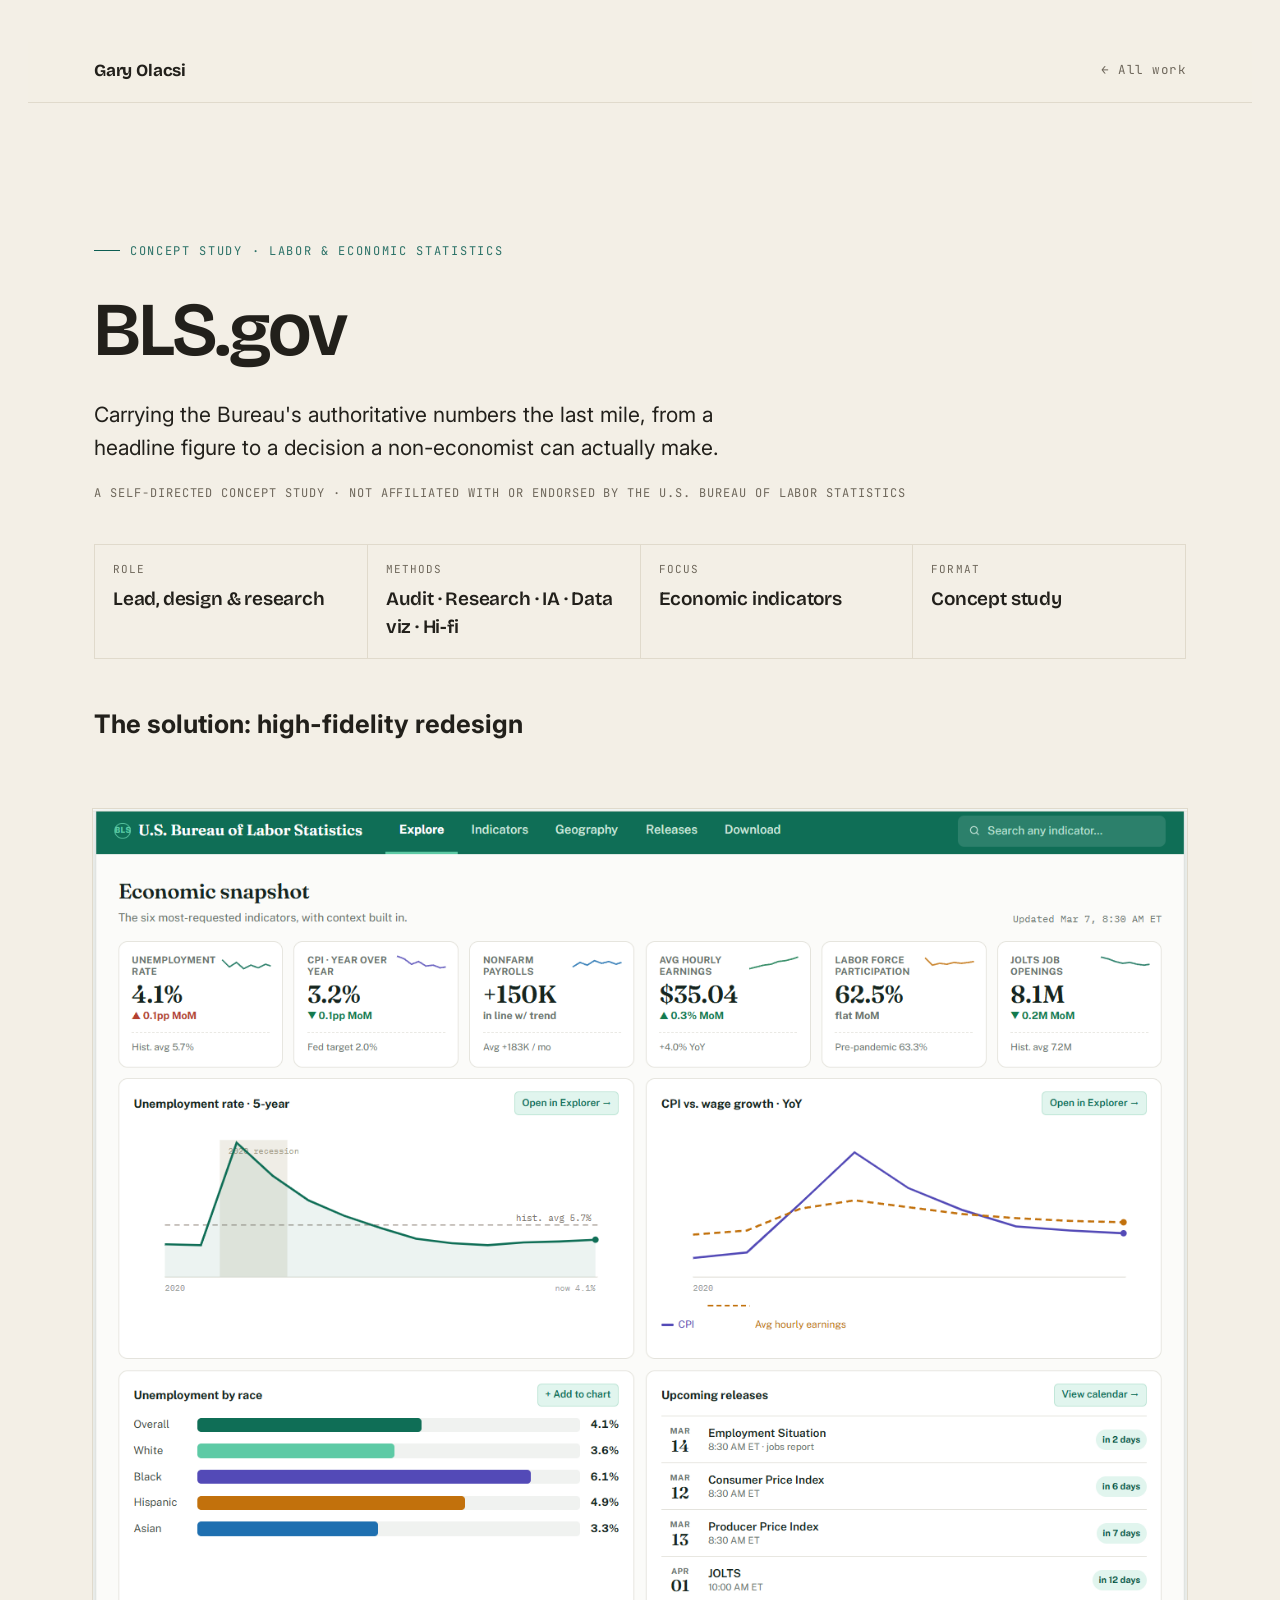
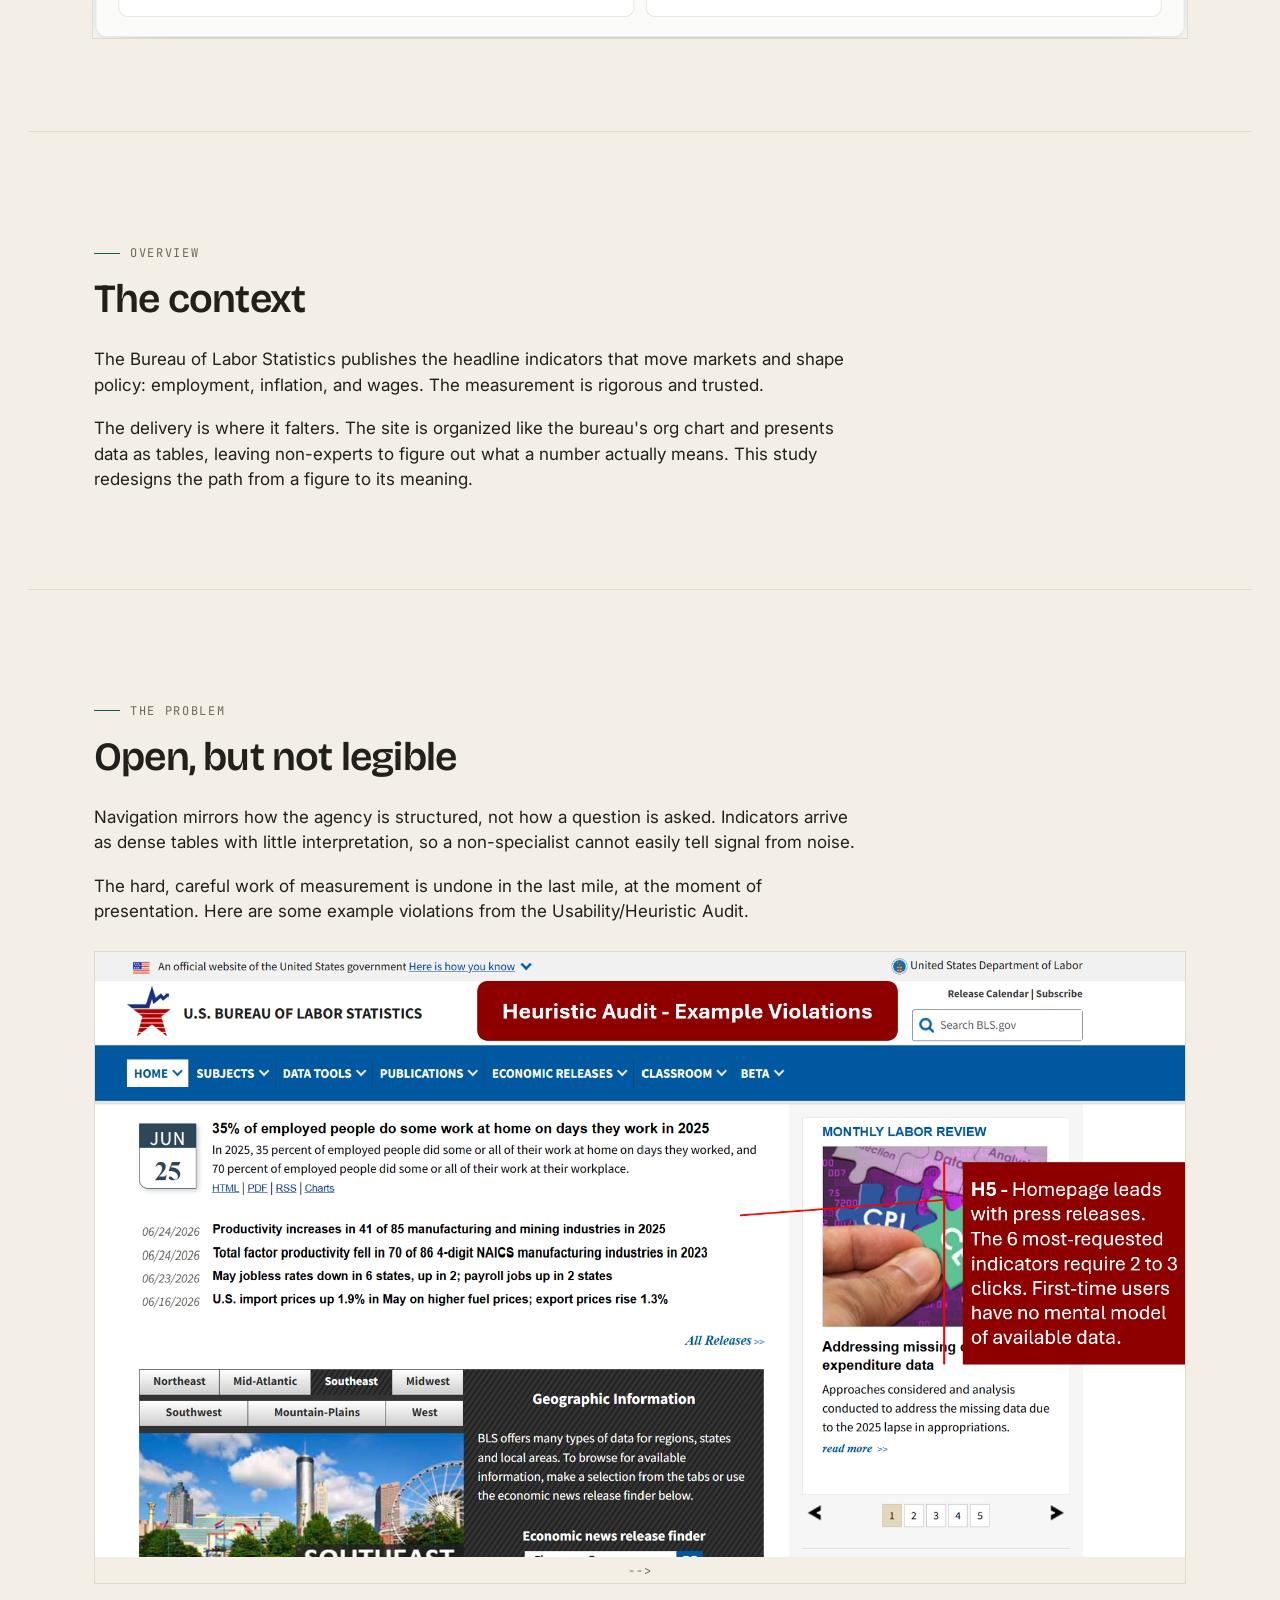
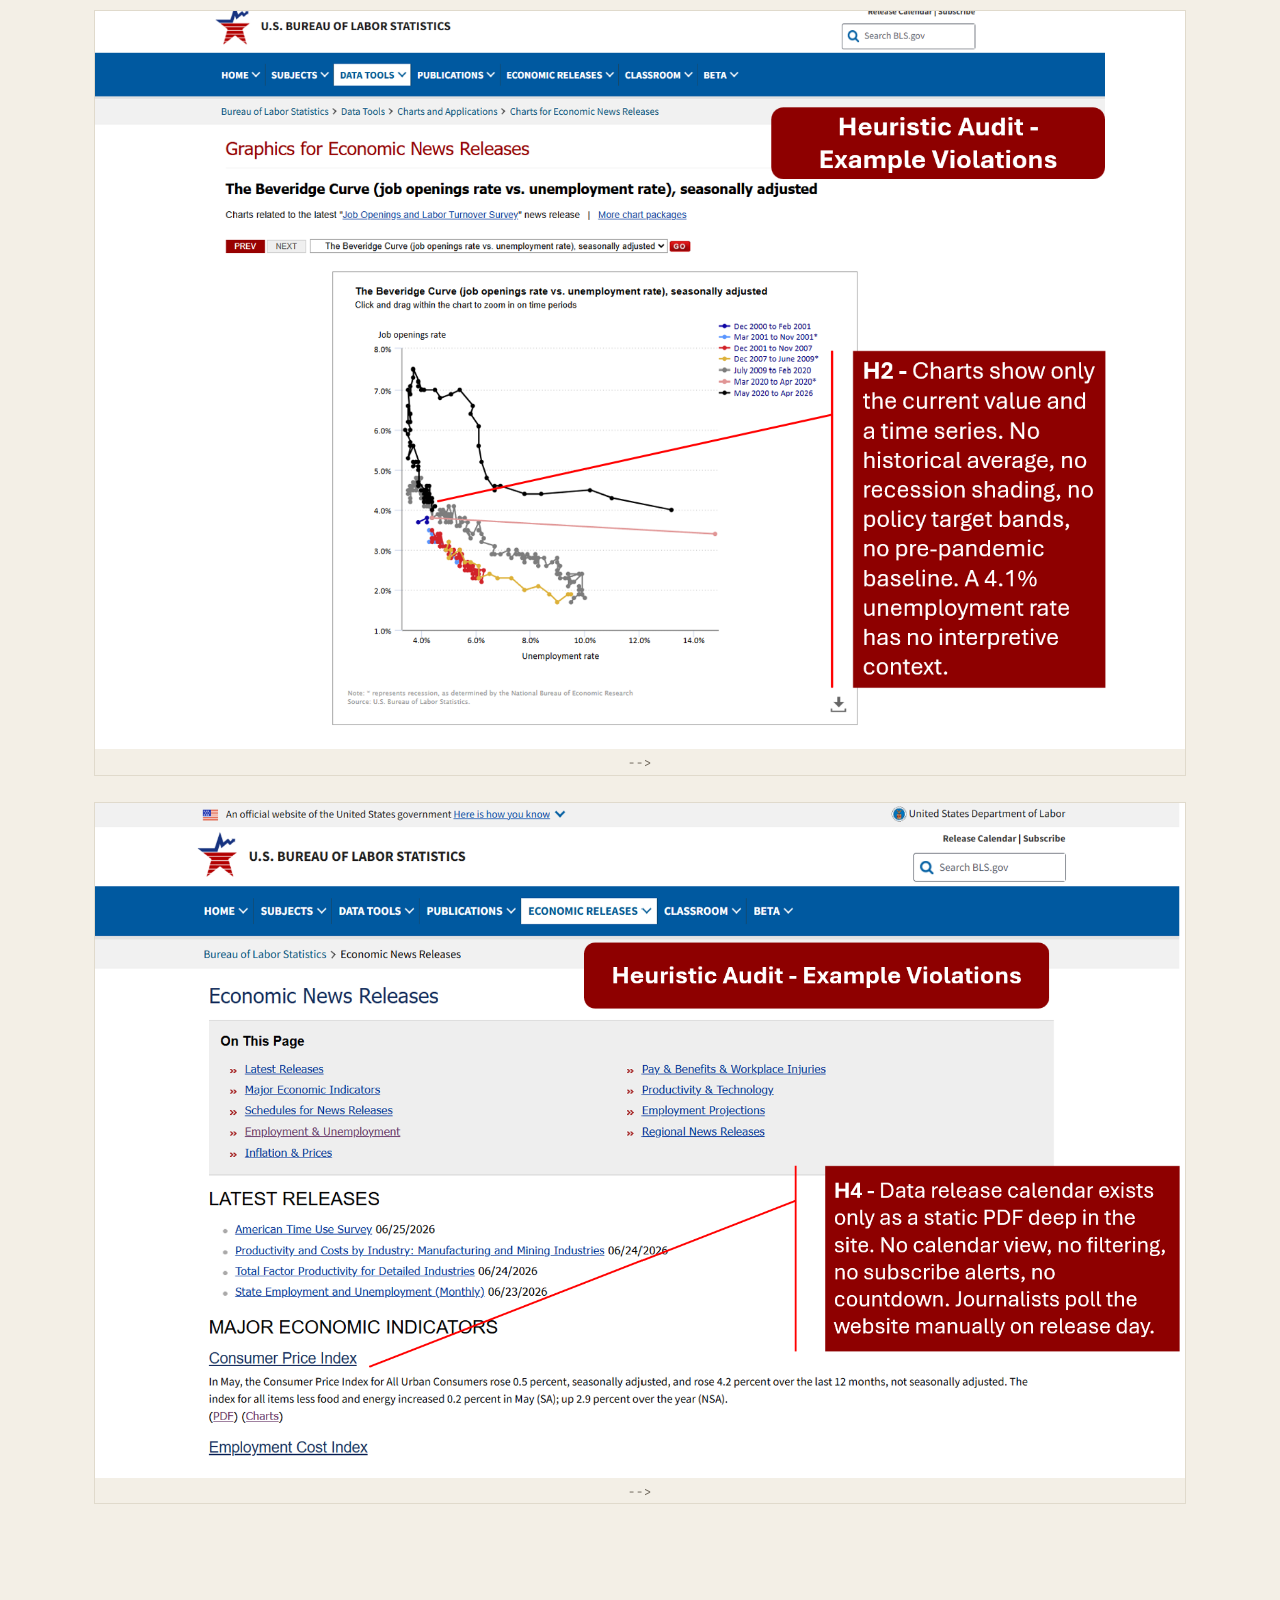
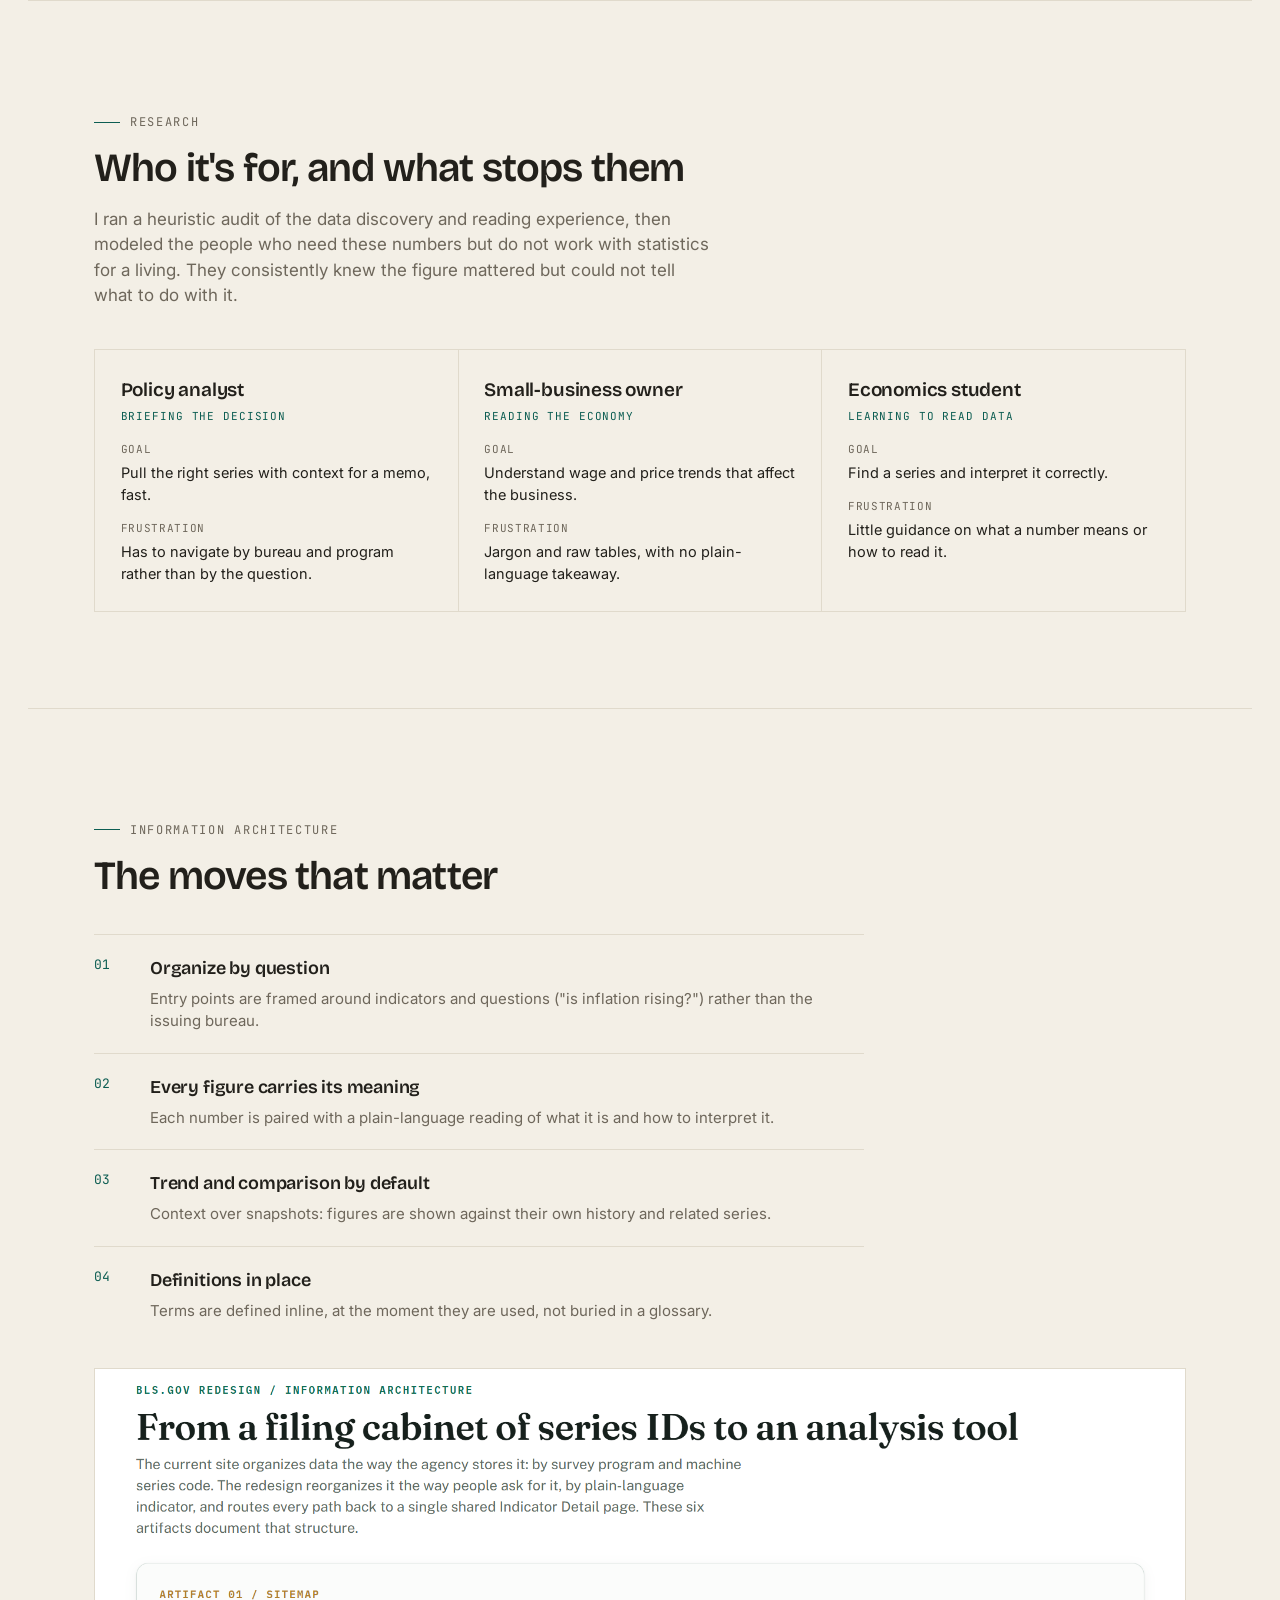
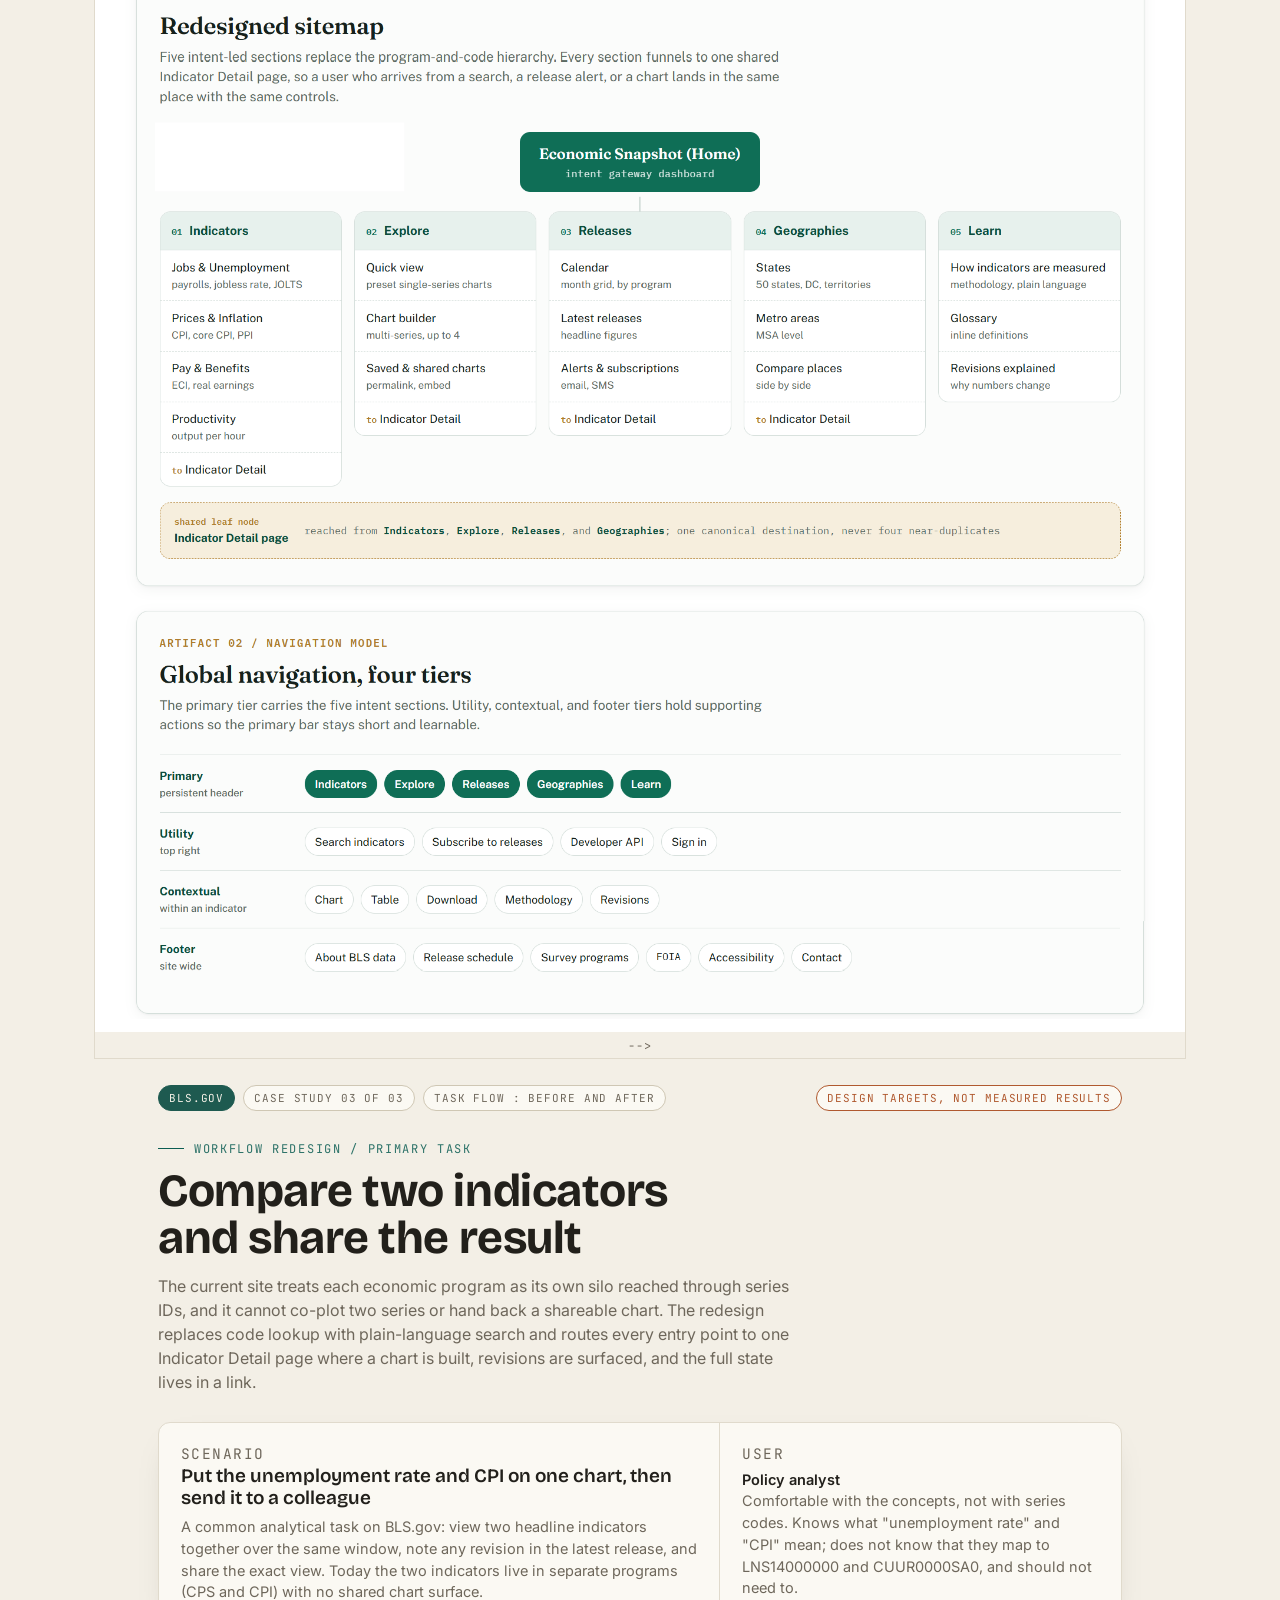
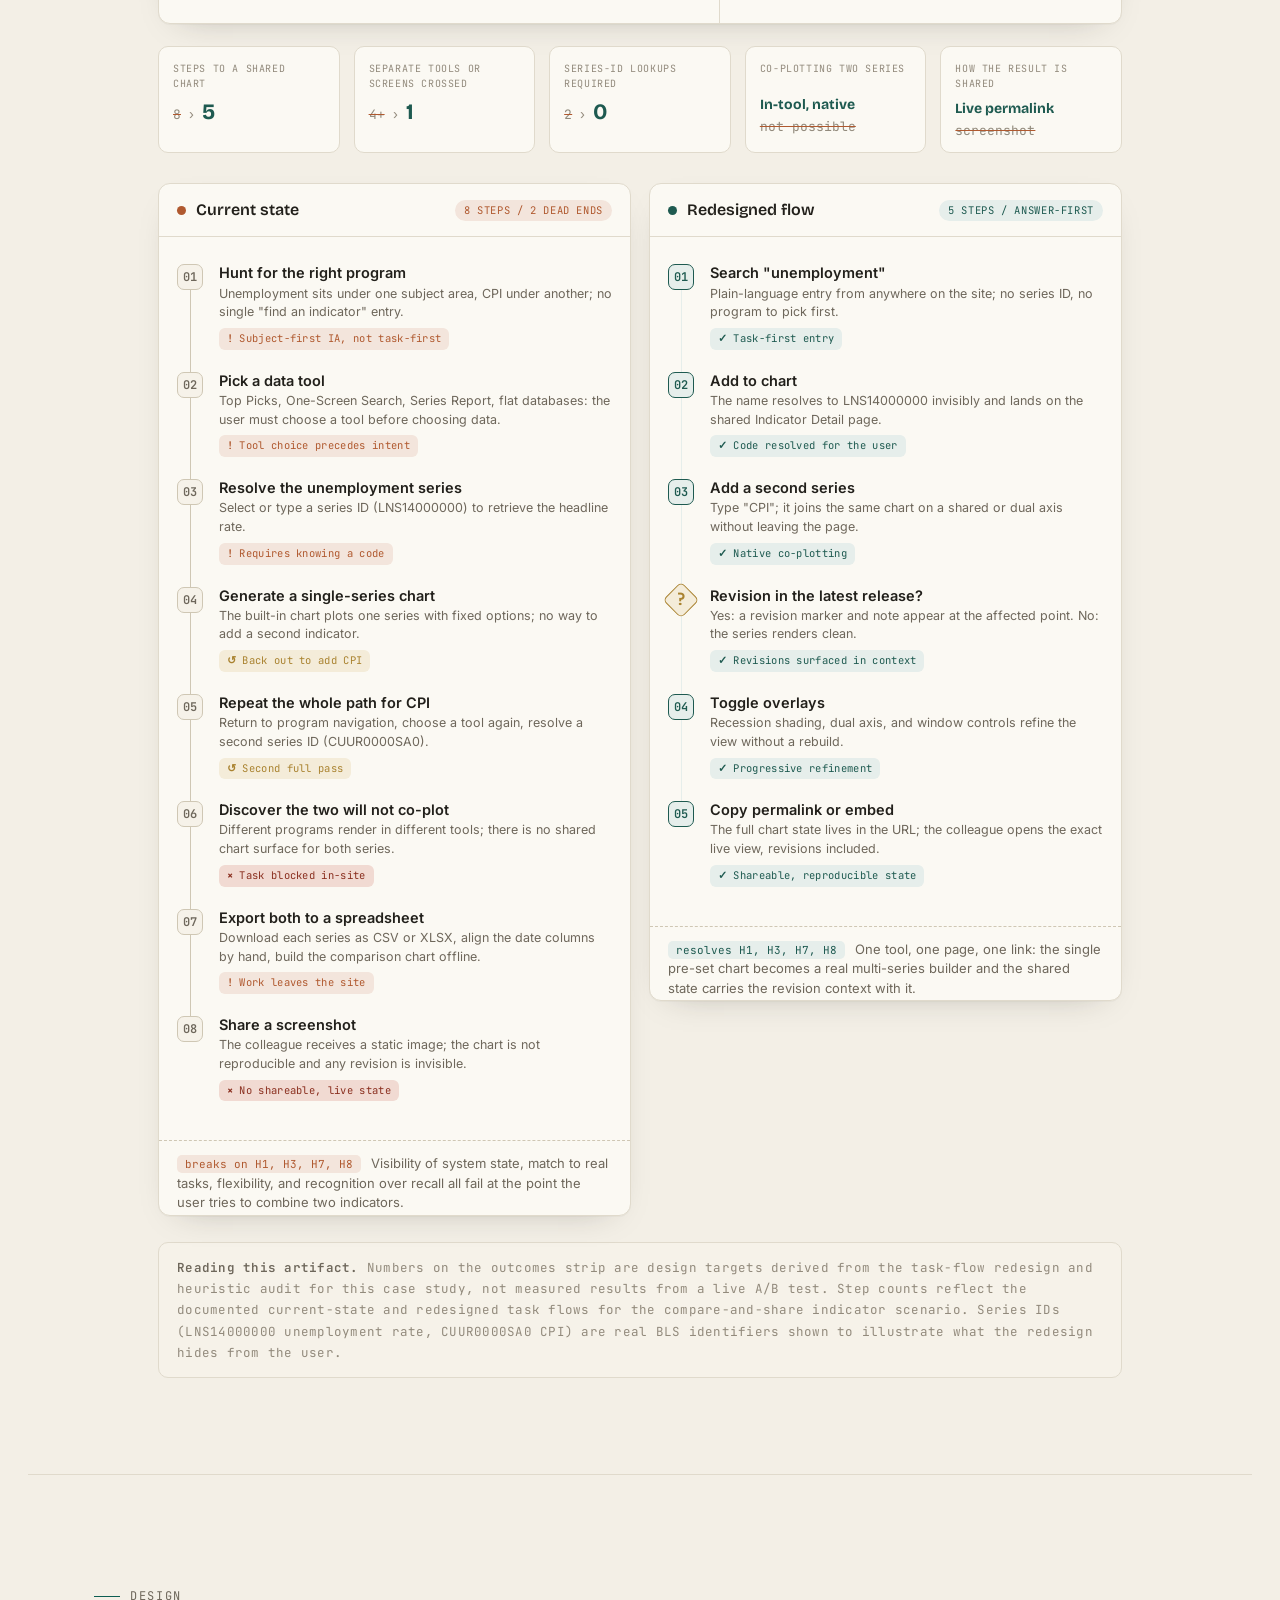
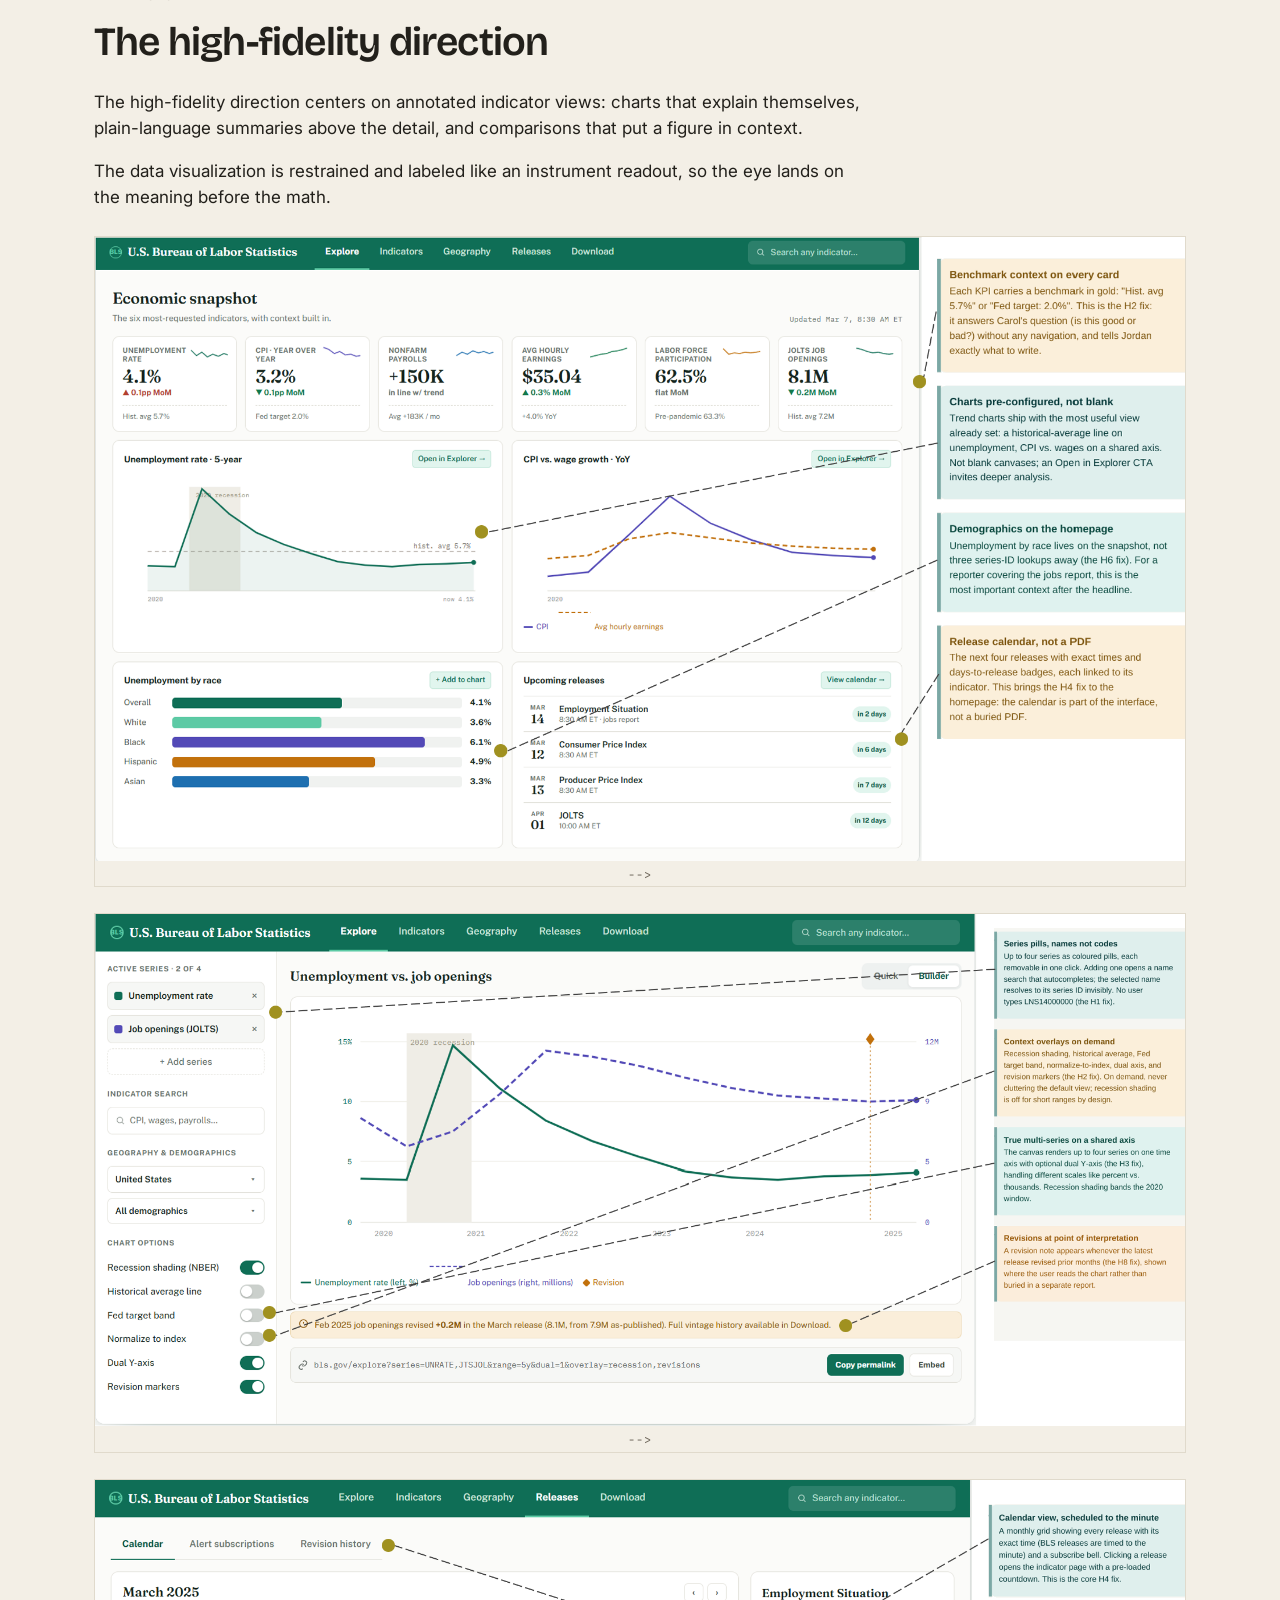
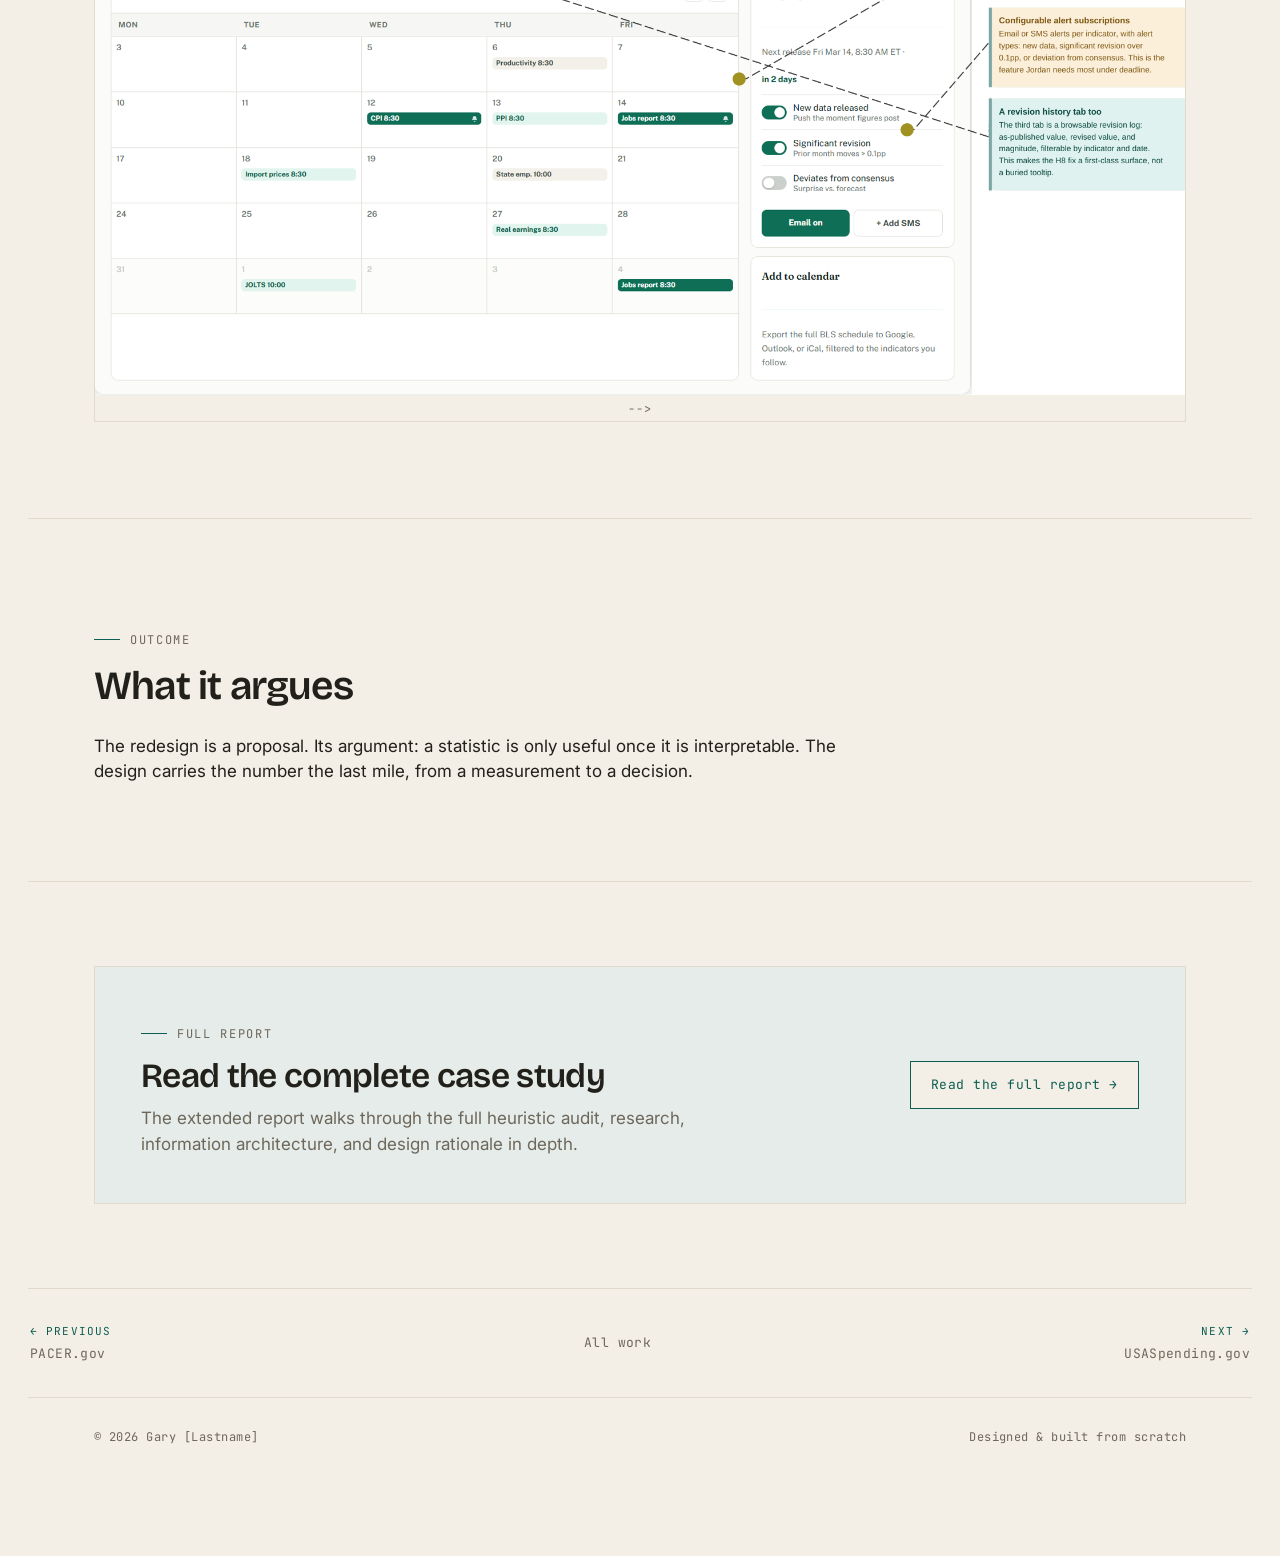
<file: bls.html>
<!DOCTYPE html>
<html lang="en">
<head>
<meta charset="UTF-8" />
<meta name="viewport" content="width=device-width, initial-scale=1.0" />
<title>BLS.gov — Case study — Gary Olacsi</title>
<meta name="description" content="Carrying the Bureau's authoritative numbers the last mile, from a headline figure to a decision a non-economist can actually make." />
<link rel="preconnect" href="https://fonts.googleapis.com" />
<link rel="preconnect" href="https://fonts.gstatic.com" crossorigin />
<link href="https://fonts.googleapis.com/css2?family=Bricolage+Grotesque:opsz,wght@12..96,400;12..96,500;12..96,600;12..96,700&family=Inter:wght@400;500;600&family=JetBrains+Mono:wght@400;500&display=swap" rel="stylesheet" />
<link rel="stylesheet" href="styles.css" />
</head>
<body>

  <header class="topbar">
    <div class="wrap topbar-inner">
      <!-- EDIT: your name -->
      <a href="index.html" class="brand">Gary Olacsi<span class="dot"></span></a>
      <nav class="nav" aria-label="Primary">
        <a class="back-link" href="index.html#work">← All work</a>
      </nav>
    </div>
  </header>

  <main id="top">

    <!-- ===== HERO ===== -->
    <section class="hero">
      <div class="wrap">
        <p class="eyebrow reveal">Concept study · Labor &amp; economic statistics</p>
        <h1 class="reveal">BLS.gov</h1>
        <p class="hero-lede reveal">Carrying the Bureau's authoritative numbers the last mile, from a headline figure to a decision a non-economist can actually make.</p>
        <p class="readout reveal" style="margin-top:20px;">A self-directed concept study · Not affiliated with or endorsed by the U.S. Bureau of Labor Statistics</p>

        <div class="hero-meta reveal">
          <div class="cell"><span class="k">Role</span><span class="v">Lead, design &amp; research</span></div>
          <div class="cell"><span class="k">Methods</span><span class="v">Audit · Research · IA · Data viz · Hi-fi</span></div>
          <div class="cell"><span class="k">Focus</span><span class="v">Economic indicators</span></div>
          <div class="cell"><span class="k">Format</span><span class="v">Concept study</span></div>
        </div>
      <br>
      <h2>The solution: high-fidelity redesign</h2>
      </div>
      <!-- EDIT: replace the span with <img src="images/bls-hero2.png" alt="..."> -->
      <div class="wrap-wide">
        <div class="shot cs-shot reveal"><span><img src="images/bls-hero2.png" alt="BLS.gov redesign key screen" /></span></div>
      </div>
    </section>

    <!-- ===== OVERVIEW ===== -->
    <section class="band">
      <div class="wrap">
        <div class="band-head reveal">
          <p class="eyebrow">Overview</p>
          <h2>The context</h2>
        </div>
        <div class="prose reveal" style="margin-top:26px;">
          <p>The Bureau of Labor Statistics publishes the headline indicators that move markets and shape policy: employment, inflation, and wages. The measurement is rigorous and trusted.</p>
          <p>The delivery is where it falters. The site is organized like the bureau's org chart and presents data as tables, leaving non-experts to figure out what a number actually means. This study redesigns the path from a figure to its meaning.</p>
        </div>
      </div>
    </section>

    <!-- ===== PROBLEM ===== -->
    <section class="band">
      <div class="wrap">
        <div class="band-head reveal">
          <p class="eyebrow">The problem</p>
          <h2>Open, but not legible</h2>
        </div>
        <div class="prose reveal" style="margin-top:26px;">
          <p>Navigation mirrors how the agency is structured, not how a question is asked. Indicators arrive as dense tables with little interpretation, so a non-specialist cannot easily tell signal from noise.</p>
          <p>The hard, careful work of measurement is undone in the last mile, at the moment of presentation. Here are some example violations from the Usability/Heuristic Audit.</p>
        </div>
        <!-- EDIT: replace the span with <img src="images/bls-problem-issue.png" alt="..."> -->
        <div class="shot reveal"><span><img src="images/bls-problem-issue.png" alt="..."> --></span></div>
        <div class="prose reveal" style="margin-top:26px;">
          <p></p>
          <p></p>
        </div>
        <!-- EDIT: replace the span with <img src="images/bls-problem-issue2.png" alt="..."> -->
        <div class="shot reveal"><span><img src="images/bls-problem-issue2.png" alt="..."> --></span></div>
        <div class="prose reveal" style="margin-top:26px;">
          <p></p>
          <p></p>
        </div>
        <!-- EDIT: replace the span with <img src="images/bls-problem-issue3.png" alt="..."> -->
        <div class="shot reveal"><span><img src="images/bls-problem-issue3.png" alt="..."> --></span></div>
      </div>
        
    </section>

    <!-- ===== RESEARCH ===== -->
    <section class="band">
      <div class="wrap">
        <div class="band-head reveal">
          <p class="eyebrow">Research</p>
          <h2>Who it's for, and what stops them</h2>
          <p>I ran a heuristic audit of the data discovery and reading experience, then modeled the people who need these numbers but do not work with statistics for a living. They consistently knew the figure mattered but could not tell what to do with it.</p>
        </div>
        <!-- EDIT: swap in your real personas, goals, and pain points -->
        <div class="persona-grid reveal">
          <article class="persona">
            <h3 class="role">Policy analyst</h3>
            <p class="tagline">Briefing the decision</p>
            <dl>
              <dt>Goal</dt><dd>Pull the right series with context for a memo, fast.</dd>
              <dt>Frustration</dt><dd>Has to navigate by bureau and program rather than by the question.</dd>
            </dl>
          </article>
          <article class="persona">
            <h3 class="role">Small-business owner</h3>
            <p class="tagline">Reading the economy</p>
            <dl>
              <dt>Goal</dt><dd>Understand wage and price trends that affect the business.</dd>
              <dt>Frustration</dt><dd>Jargon and raw tables, with no plain-language takeaway.</dd>
            </dl>
          </article>
          <article class="persona">
            <h3 class="role">Economics student</h3>
            <p class="tagline">Learning to read data</p>
            <dl>
              <dt>Goal</dt><dd>Find a series and interpret it correctly.</dd>
              <dt>Frustration</dt><dd>Little guidance on what a number means or how to read it.</dd>
            </dl>
          </article>
        </div>
      </div>
    </section>

    <!-- ===== INFORMATION ARCHITECTURE ===== -->
    <section class="band">
      <div class="wrap">
        <div class="band-head reveal">
          <p class="eyebrow">Information architecture</p>
          <h2>The moves that matter</h2>
        </div>
        <ol class="steps reveal">
          <li><h4>Organize by question</h4><p>Entry points are framed around indicators and questions ("is inflation rising?") rather than the issuing bureau.</p></li>
          <li><h4>Every figure carries its meaning</h4><p>Each number is paired with a plain-language reading of what it is and how to interpret it.</p></li>
          <li><h4>Trend and comparison by default</h4><p>Context over snapshots: figures are shown against their own history and related series.</p></li>
          <li><h4>Definitions in place</h4><p>Terms are defined inline, at the moment they are used, not buried in a glossary.</p></li>
        </ol>
        <!-- EDIT: drop your sitemap / IA diagram here -->
        <!-- EDIT: replace the span with <img src="images/bls-ia-rationale.png" alt="..."> -->
        <div class="shot reveal"><span><img src="images/bls-ia-rationale.png" alt="..."> --></span></div>
        <div class="prose reveal" style="margin-top:26px;">
          <p></p>
          <p></p>
      </div>
      <!doctype html>
<html lang="en">
<head>
<meta charset="utf-8">
<meta name="viewport" content="width=device-width, initial-scale=1">
<title>BLS.gov : Before and After Workflow</title>
<link rel="preconnect" href="https://fonts.googleapis.com">
<link rel="preconnect" href="https://fonts.gstatic.com" crossorigin>
<link href="https://fonts.googleapis.com/css2?family=Bricolage+Grotesque:opsz,wght@12..96,500;12..96,600;12..96,700&family=Inter:wght@400;500;600&family=JetBrains+Mono:wght@400;500;600&display=swap" rel="stylesheet">
<style>
  :root{
    --paper:#F3EFE6;
    --surface:#FBF9F3;
    --surface-2:#F6F2E9;
    --ink:#22201B;
    --muted:#6E675B;
    --faint:#928A7C;
    --line:#E0DACC;
    --line-strong:#CFC7B4;
    --pine:#1E5A50;
    --pine-2:#2C7268;
    --pine-tint:#E6EEEB;
    --signal:#B0592F;
    --signal-tint:#F3E5DC;
    --gold:#A9822F;
    --shadow:0 1px 0 rgba(34,32,27,.03), 0 12px 34px -22px rgba(34,32,27,.34);
    --radius:12px;
  }
  *{box-sizing:border-box}
  html{-webkit-text-size-adjust:100%}
  body{
    margin:0;
    background:
      radial-gradient(1200px 600px at 80% -10%, rgba(30,90,80,.05), transparent 60%),
      var(--paper);
    color:var(--ink);
    font-family:"Inter",system-ui,sans-serif;
    line-height:1.5;
    -webkit-font-smoothing:antialiased;
    padding:40px 28px 64px;
  }
  .wrap{max-width:1220px;margin:0 auto}

  /* Instrument header strip */
  .panelbar{
    display:flex;flex-wrap:wrap;gap:8px;align-items:center;
    font-family:"JetBrains Mono",monospace;font-size:11px;letter-spacing:.08em;
    color:var(--muted);text-transform:uppercase;margin-bottom:20px;
  }
  .chip{
    border:1px solid var(--line-strong);border-radius:999px;
    padding:4px 10px;background:var(--surface);color:var(--muted);
  }
  .chip.on{background:var(--pine);border-color:var(--pine);color:#F4F1E7}
  .chip.sig{color:var(--signal);border-color:var(--signal)}
  .panelbar .sep{flex:1}

  header.mast{margin:6px 0 26px}
  .eyebrow{
    font-family:"JetBrains Mono",monospace;font-size:12px;letter-spacing:.14em;
    text-transform:uppercase;color:var(--pine-2);margin:0 0 10px;
  }
  h1{
    font-family:"Bricolage Grotesque",sans-serif;font-weight:700;
    font-size:clamp(28px,4.4vw,46px);line-height:1.02;letter-spacing:-.01em;
    margin:0 0 12px;color:var(--ink);max-width:20ch;
  }
  .dek{font-size:16px;color:var(--muted);max-width:64ch;margin:0}

  /* Scenario card */
  .scenario{
    display:grid;grid-template-columns:1.4fr 1fr;gap:0;
    background:var(--surface);border:1px solid var(--line);border-radius:var(--radius);
    box-shadow:var(--shadow);overflow:hidden;margin:28px 0 22px;
  }
  .scenario > div{padding:20px 22px}
  .scenario .task{border-right:1px solid var(--line)}
  .scn-label{
    font-family:"JetBrains Mono",monospace;font-size:11px;letter-spacing:.1em;
    text-transform:uppercase;color:var(--faint);margin:0 0 8px;
  }
  .scenario h2{
    font-family:"Bricolage Grotesque",sans-serif;font-weight:600;
    font-size:19px;margin:0 0 6px;line-height:1.2;
  }
  .scenario p{margin:0;font-size:14.5px;color:var(--muted)}
  .persona-row{display:flex;gap:14px;align-items:baseline;margin-top:4px}
  .persona-row .who{font-weight:600;color:var(--ink);font-size:14.5px}

  /* Outcomes strip */
  .outcomes{
    display:grid;grid-template-columns:repeat(5,1fr);gap:14px;margin:22px 0 30px;
  }
  .metric{
    background:var(--surface);border:1px solid var(--line);border-radius:10px;
    padding:14px 14px 12px;position:relative;
  }
  .metric .m-label{
    font-family:"JetBrains Mono",monospace;font-size:10px;letter-spacing:.06em;
    text-transform:uppercase;color:var(--faint);margin:0 0 10px;min-height:26px;
  }
  .metric .m-pair{display:flex;align-items:baseline;gap:8px}
  .metric .m-before{
    font-family:"JetBrains Mono",monospace;font-size:13px;color:var(--faint);
    text-decoration:line-through;text-decoration-color:var(--signal);
  }
  .metric .m-arrow{color:var(--faint);font-size:13px}
  .metric .m-after{
    font-family:"Bricolage Grotesque",sans-serif;font-weight:700;
    font-size:22px;color:var(--pine);line-height:1;
  }
  .metric .m-after.word{font-size:14px;line-height:1.2}

  /* Flow board */
  .board{
    display:grid;grid-template-columns:1fr 1fr;gap:18px;align-items:start;
  }
  .lane{
    background:var(--surface);border:1px solid var(--line);border-radius:var(--radius);
    box-shadow:var(--shadow);overflow:hidden;
  }
  .lane-head{
    display:flex;align-items:center;justify-content:space-between;
    padding:14px 18px;border-bottom:1px solid var(--line);
  }
  .lane-head .lh-l{display:flex;align-items:center;gap:10px}
  .dot{width:9px;height:9px;border-radius:50%}
  .lane.before .dot{background:var(--signal)}
  .lane.after .dot{background:var(--pine)}
  .lane-head h3{
    font-family:"Bricolage Grotesque",sans-serif;font-weight:600;font-size:16px;margin:0;
  }
  .lane-head .tag{
    font-family:"JetBrains Mono",monospace;font-size:10.5px;letter-spacing:.06em;
    text-transform:uppercase;padding:3px 9px;border-radius:999px;
  }
  .lane.before .tag{background:var(--signal-tint);color:var(--signal)}
  .lane.after .tag{background:var(--pine-tint);color:var(--pine)}
  .lane-body{padding:16px 18px 20px}

  .step{
    display:grid;grid-template-columns:30px 1fr;gap:12px;align-items:start;
    padding:11px 0;position:relative;
  }
  .step .sn{
    font-family:"JetBrains Mono",monospace;font-size:12px;font-weight:600;
    width:26px;height:26px;border-radius:7px;display:flex;align-items:center;justify-content:center;
    border:1px solid var(--line-strong);color:var(--muted);background:var(--surface-2);
  }
  .lane.after .step .sn{border-color:var(--pine);color:var(--pine);background:var(--pine-tint)}
  .step b{font-size:14.5px;font-weight:600;display:block;line-height:1.25}
  .step small{display:block;font-size:12.5px;color:var(--muted);margin-top:2px}

  /* connector line */
  .step:not(:last-child)::before{
    content:"";position:absolute;left:13px;top:37px;bottom:-11px;width:1px;
    background:var(--line-strong);
  }
  .lane.after .step:not(:last-child)::before{background:var(--pine-tint)}

  /* friction markers (before) */
  .flag{
    display:inline-flex;align-items:center;gap:6px;margin-top:6px;
    font-family:"JetBrains Mono",monospace;font-size:10.5px;letter-spacing:.03em;
    color:var(--signal);background:var(--signal-tint);
    padding:3px 8px;border-radius:6px;
  }
  .flag::before{content:"!";font-weight:700}
  .flag.stall{color:var(--gold);background:#F4ECD9}
  .flag.stall::before{content:"\21ba"}
  .flag.dead{color:#8A2F1F;background:#F1DAD2}
  .flag.dead::before{content:"\00d7"}

  /* smart markers (after) */
  .good{
    display:inline-flex;align-items:center;gap:6px;margin-top:6px;
    font-family:"JetBrains Mono",monospace;font-size:10.5px;letter-spacing:.03em;
    color:var(--pine);background:var(--pine-tint);
    padding:3px 8px;border-radius:6px;
  }
  .good::before{content:"\2713";font-weight:700}

  /* decision node (after) */
  .decision{
    display:grid;grid-template-columns:30px 1fr;gap:12px;align-items:start;
    padding:11px 0;position:relative;
  }
  .decision .sn{
    font-family:"JetBrains Mono",monospace;font-weight:700;
    width:26px;height:26px;display:flex;align-items:center;justify-content:center;
    color:var(--gold);border:1px solid var(--gold);background:#F4ECD9;
    transform:rotate(45deg);border-radius:5px;
  }
  .decision .sn span{transform:rotate(-45deg)}
  .decision b{font-size:14.5px;font-weight:600;display:block;line-height:1.25}
  .decision small{display:block;font-size:12.5px;color:var(--muted);margin-top:2px}
  .decision:not(:last-child)::before{
    content:"";position:absolute;left:13px;top:37px;bottom:-11px;width:1px;
    background:var(--pine-tint);
  }

  .lane-foot{
    border-top:1px dashed var(--line-strong);margin-top:8px;padding:13px 18px 2px;
    font-size:13px;color:var(--muted);
  }
  .lane-foot .fx{
    font-family:"JetBrains Mono",monospace;font-size:11px;color:var(--pine);
    background:var(--pine-tint);padding:2px 8px;border-radius:5px;margin-right:6px;
  }
  .lane.before .lane-foot .fx{color:var(--signal);background:var(--signal-tint)}

  /* footer note */
  .note{
    margin:26px 0 0;padding:14px 18px;border-radius:10px;
    background:var(--surface-2);border:1px solid var(--line);
    font-size:12.5px;color:var(--faint);font-family:"JetBrains Mono",monospace;
    letter-spacing:.02em;line-height:1.7;
  }
  .note b{color:var(--muted);font-weight:600}

  @media (max-width:880px){
    .scenario{grid-template-columns:1fr}
    .scenario .task{border-right:0;border-bottom:1px solid var(--line)}
    .outcomes{grid-template-columns:repeat(2,1fr)}
    .board{grid-template-columns:1fr}
  }

  /* Landscape PDF export */
  @media print{
    @page{size:landscape;margin:12mm}
    body{padding:0;background:var(--paper)}
    .lane,.scenario,.metric{box-shadow:none}
    .board{gap:12px}
    .panelbar .chip{-webkit-print-color-adjust:exact;print-color-adjust:exact}
    *{-webkit-print-color-adjust:exact;print-color-adjust:exact}
  }
</style>
</head>
<body>
<div class="wrap">

  <div class="panelbar">
    <span class="chip on">BLS.gov</span>
    <span class="chip">Case study 03 of 03</span>
    <span class="chip">Task flow : before and after</span>
    <span class="sep"></span>
    <span class="chip sig">Design targets, not measured results</span>
  </div>

  <header class="mast">
    <p class="eyebrow">Workflow redesign / primary task</p>
    <h1>Compare two indicators and share the result</h1>
    <p class="dek">The current site treats each economic program as its own silo reached through series IDs, and it cannot co-plot two series or hand back a shareable chart. The redesign replaces code lookup with plain-language search and routes every entry point to one Indicator Detail page where a chart is built, revisions are surfaced, and the full state lives in a link.</p>
  </header>

  <!-- Scenario -->
  <section class="scenario">
    <div class="task">
      <p class="scn-label">Scenario</p>
      <h2>Put the unemployment rate and CPI on one chart, then send it to a colleague</h2>
      <p>A common analytical task on BLS.gov: view two headline indicators together over the same window, note any revision in the latest release, and share the exact view. Today the two indicators live in separate programs (CPS and CPI) with no shared chart surface.</p>
    </div>
    <div>
      <p class="scn-label">User</p>
      <div class="persona-row"><span class="who">Policy analyst</span></div>
      <p>Comfortable with the concepts, not with series codes. Knows what "unemployment rate" and "CPI" mean; does not know that they map to LNS14000000 and CUUR0000SA0, and should not need to.</p>
    </div>
  </section>

  <!-- Outcomes -->
  <section class="outcomes">
    <div class="metric">
      <p class="m-label">Steps to a shared chart</p>
      <div class="m-pair"><span class="m-before">8</span><span class="m-arrow">&rsaquo;</span><span class="m-after">5</span></div>
    </div>
    <div class="metric">
      <p class="m-label">Separate tools or screens crossed</p>
      <div class="m-pair"><span class="m-before">4+</span><span class="m-arrow">&rsaquo;</span><span class="m-after">1</span></div>
    </div>
    <div class="metric">
      <p class="m-label">Series-ID lookups required</p>
      <div class="m-pair"><span class="m-before">2</span><span class="m-arrow">&rsaquo;</span><span class="m-after">0</span></div>
    </div>
    <div class="metric">
      <p class="m-label">Co-plotting two series</p>
      <div class="m-pair"><span class="m-after word">In-tool, native</span></div>
      <div class="m-pair" style="margin-top:3px"><span class="m-before">not possible</span></div>
    </div>
    <div class="metric">
      <p class="m-label">How the result is shared</p>
      <div class="m-pair"><span class="m-after word">Live permalink</span></div>
      <div class="m-pair" style="margin-top:3px"><span class="m-before">screenshot</span></div>
    </div>
  </section>

  <!-- Flow board -->
  <section class="board">

    <!-- BEFORE -->
    <div class="lane before">
      <div class="lane-head">
        <div class="lh-l"><span class="dot"></span><h3>Current state</h3></div>
        <span class="tag">8 steps / 2 dead ends</span>
      </div>
      <div class="lane-body">

        <div class="step">
          <span class="sn">01</span>
          <div>
            <b>Hunt for the right program</b>
            <small>Unemployment sits under one subject area, CPI under another; no single "find an indicator" entry.</small>
            <span class="flag">Subject-first IA, not task-first</span>
          </div>
        </div>

        <div class="step">
          <span class="sn">02</span>
          <div>
            <b>Pick a data tool</b>
            <small>Top Picks, One-Screen Search, Series Report, flat databases: the user must choose a tool before choosing data.</small>
            <span class="flag">Tool choice precedes intent</span>
          </div>
        </div>

        <div class="step">
          <span class="sn">03</span>
          <div>
            <b>Resolve the unemployment series</b>
            <small>Select or type a series ID (LNS14000000) to retrieve the headline rate.</small>
            <span class="flag">Requires knowing a code</span>
          </div>
        </div>

        <div class="step">
          <span class="sn">04</span>
          <div>
            <b>Generate a single-series chart</b>
            <small>The built-in chart plots one series with fixed options; no way to add a second indicator.</small>
            <span class="flag stall">Back out to add CPI</span>
          </div>
        </div>

        <div class="step">
          <span class="sn">05</span>
          <div>
            <b>Repeat the whole path for CPI</b>
            <small>Return to program navigation, choose a tool again, resolve a second series ID (CUUR0000SA0).</small>
            <span class="flag stall">Second full pass</span>
          </div>
        </div>

        <div class="step">
          <span class="sn">06</span>
          <div>
            <b>Discover the two will not co-plot</b>
            <small>Different programs render in different tools; there is no shared chart surface for both series.</small>
            <span class="flag dead">Task blocked in-site</span>
          </div>
        </div>

        <div class="step">
          <span class="sn">07</span>
          <div>
            <b>Export both to a spreadsheet</b>
            <small>Download each series as CSV or XLSX, align the date columns by hand, build the comparison chart offline.</small>
            <span class="flag">Work leaves the site</span>
          </div>
        </div>

        <div class="step">
          <span class="sn">08</span>
          <div>
            <b>Share a screenshot</b>
            <small>The colleague receives a static image; the chart is not reproducible and any revision is invisible.</small>
            <span class="flag dead">No shareable, live state</span>
          </div>
        </div>

      </div>
      <div class="lane-foot">
        <span class="fx">breaks on H1, H3, H7, H8</span> Visibility of system state, match to real tasks, flexibility, and recognition over recall all fail at the point the user tries to combine two indicators.
      </div>
    </div>

    <!-- AFTER -->
    <div class="lane after">
      <div class="lane-head">
        <div class="lh-l"><span class="dot"></span><h3>Redesigned flow</h3></div>
        <span class="tag">5 steps / answer-first</span>
      </div>
      <div class="lane-body">

        <div class="step">
          <span class="sn">01</span>
          <div>
            <b>Search "unemployment"</b>
            <small>Plain-language entry from anywhere on the site; no series ID, no program to pick first.</small>
            <span class="good">Task-first entry</span>
          </div>
        </div>

        <div class="step">
          <span class="sn">02</span>
          <div>
            <b>Add to chart</b>
            <small>The name resolves to LNS14000000 invisibly and lands on the shared Indicator Detail page.</small>
            <span class="good">Code resolved for the user</span>
          </div>
        </div>

        <div class="step">
          <span class="sn">03</span>
          <div>
            <b>Add a second series</b>
            <small>Type "CPI"; it joins the same chart on a shared or dual axis without leaving the page.</small>
            <span class="good">Native co-plotting</span>
          </div>
        </div>

        <div class="decision">
          <span class="sn"><span>?</span></span>
          <div>
            <b>Revision in the latest release?</b>
            <small>Yes: a revision marker and note appear at the affected point. No: the series renders clean.</small>
            <span class="good">Revisions surfaced in context</span>
          </div>
        </div>

        <div class="step">
          <span class="sn">04</span>
          <div>
            <b>Toggle overlays</b>
            <small>Recession shading, dual axis, and window controls refine the view without a rebuild.</small>
            <span class="good">Progressive refinement</span>
          </div>
        </div>

        <div class="step">
          <span class="sn">05</span>
          <div>
            <b>Copy permalink or embed</b>
            <small>The full chart state lives in the URL; the colleague opens the exact live view, revisions included.</small>
            <span class="good">Shareable, reproducible state</span>
          </div>
        </div>

      </div>
      <div class="lane-foot">
        <span class="fx">resolves H1, H3, H7, H8</span> One tool, one page, one link: the single pre-set chart becomes a real multi-series builder and the shared state carries the revision context with it.
      </div>
    </div>

  </section>

  <p class="note">
    <b>Reading this artifact.</b> Numbers on the outcomes strip are design targets derived from the task-flow redesign and heuristic audit for this case study, not measured results from a live A/B test. Step counts reflect the documented current-state and redesigned task flows for the compare-and-share indicator scenario. Series IDs (LNS14000000 unemployment rate, CUUR0000SA0 CPI) are real BLS identifiers shown to illustrate what the redesign hides from the user.
  </p>

</div>
</body>
</html>
  
    </section>

    <!-- ===== DESIGN ===== -->
    <section class="band">
      <div class="wrap">
        <div class="band-head reveal">
          <p class="eyebrow">Design</p>
          <h2>The high-fidelity direction</h2>
        </div>
        <div class="prose reveal" style="margin-top:26px;">
          <p>The high-fidelity direction centers on annotated indicator views: charts that explain themselves, plain-language summaries above the detail, and comparisons that put a figure in context.</p>
          <p>The data visualization is restrained and labeled like an instrument readout, so the eye lands on the meaning before the math.</p>
        </div>
        <!-- EDIT: replace the span with <img src="images/bls-redesign-home.png" alt="..."> -->
        <div class="shot reveal"><span><img src="images/bls-redesign-home.png" alt="..."> --></span></div>
        <div class="prose reveal" style="margin-top:26px;">
          <p></p>
          <p></p>
        </div>
        <!-- EDIT: replace the span with <img src="images/bls-redesign-DataTool.png" alt="..."> -->
        <div class="shot reveal"><span><img src="images/bls-redesign-DataTool.png" alt="..."> --></span></div>
        <!-- EDIT: replace the span with <img src="images/bls-redesign-ReleaseSchedule.png" alt="..."> -->
        <div class="shot reveal"><span><img src="images/bls-redesign-ReleaseSchedule.png" alt="..."> --></span></div>
      </div>
    </section>

    <!-- ===== OUTCOME ===== -->
    <section class="band">
      <div class="wrap">
        <div class="band-head reveal">
          <p class="eyebrow">Outcome</p>
          <h2>What it argues</h2>
        </div>
        <div class="prose reveal" style="margin-top:26px;">
          <p>The redesign is a proposal. Its argument: a statistic is only useful once it is interpretable. The design carries the number the last mile, from a measurement to a decision.</p>
        </div>
      </div>
    </section>

    <!-- ===== FULL REPORT ===== -->
    <section class="report">
      <div class="wrap">
        <div class="report-card reveal">
          <div class="rc-text">
            <p class="eyebrow">Full report</p>
            <h2>Read the complete case study</h2>
            <p>The extended report walks through the full heuristic audit, research, information architecture, and design rationale in depth.</p>
          </div>
          <!-- EDIT: point href at your report, e.g. reports/bls-report.pdf (or an external link) -->
          <a class="btn accent" href="https://garyolacsi.github.io/portfolio2026/bls-case-study_3.html">Read the full report →</a>
        </div>
      </div>
    </section>

    <!-- ===== PAGER ===== -->
    <nav class="pager" aria-label="More case studies">
      <div class="wrap pager-inner">
        <a class="prev" href="pacer.html"><span class="lbl">← Previous</span>PACER.gov</a>
        <a class="back-link" href="index.html#work">All work</a>
        <a class="next" href="usaspending.html"><span class="lbl">Next →</span>USASpending.gov</a>
      </div>
    </nav>

  </main>

  <footer>
    <div class="wrap foot-inner">
      <p>© <span id="year"></span> Gary [Lastname]</p>
      <p>Designed &amp; built from scratch</p>
    </div>
  </footer>

  <script>
    document.getElementById("year").textContent = new Date().getFullYear();
    var els = document.querySelectorAll(".reveal");
    if ("IntersectionObserver" in window && !window.matchMedia("(prefers-reduced-motion: reduce)").matches) {
      var io = new IntersectionObserver(function (entries) {
        entries.forEach(function (e) { if (e.isIntersecting) { e.target.classList.add("in"); io.unobserve(e.target); } });
      }, { threshold: 0.12 });
      els.forEach(function (el) { io.observe(el); });
    } else { els.forEach(function (el) { el.classList.add("in"); }); }
  </script>

</body>
</html>
</file>
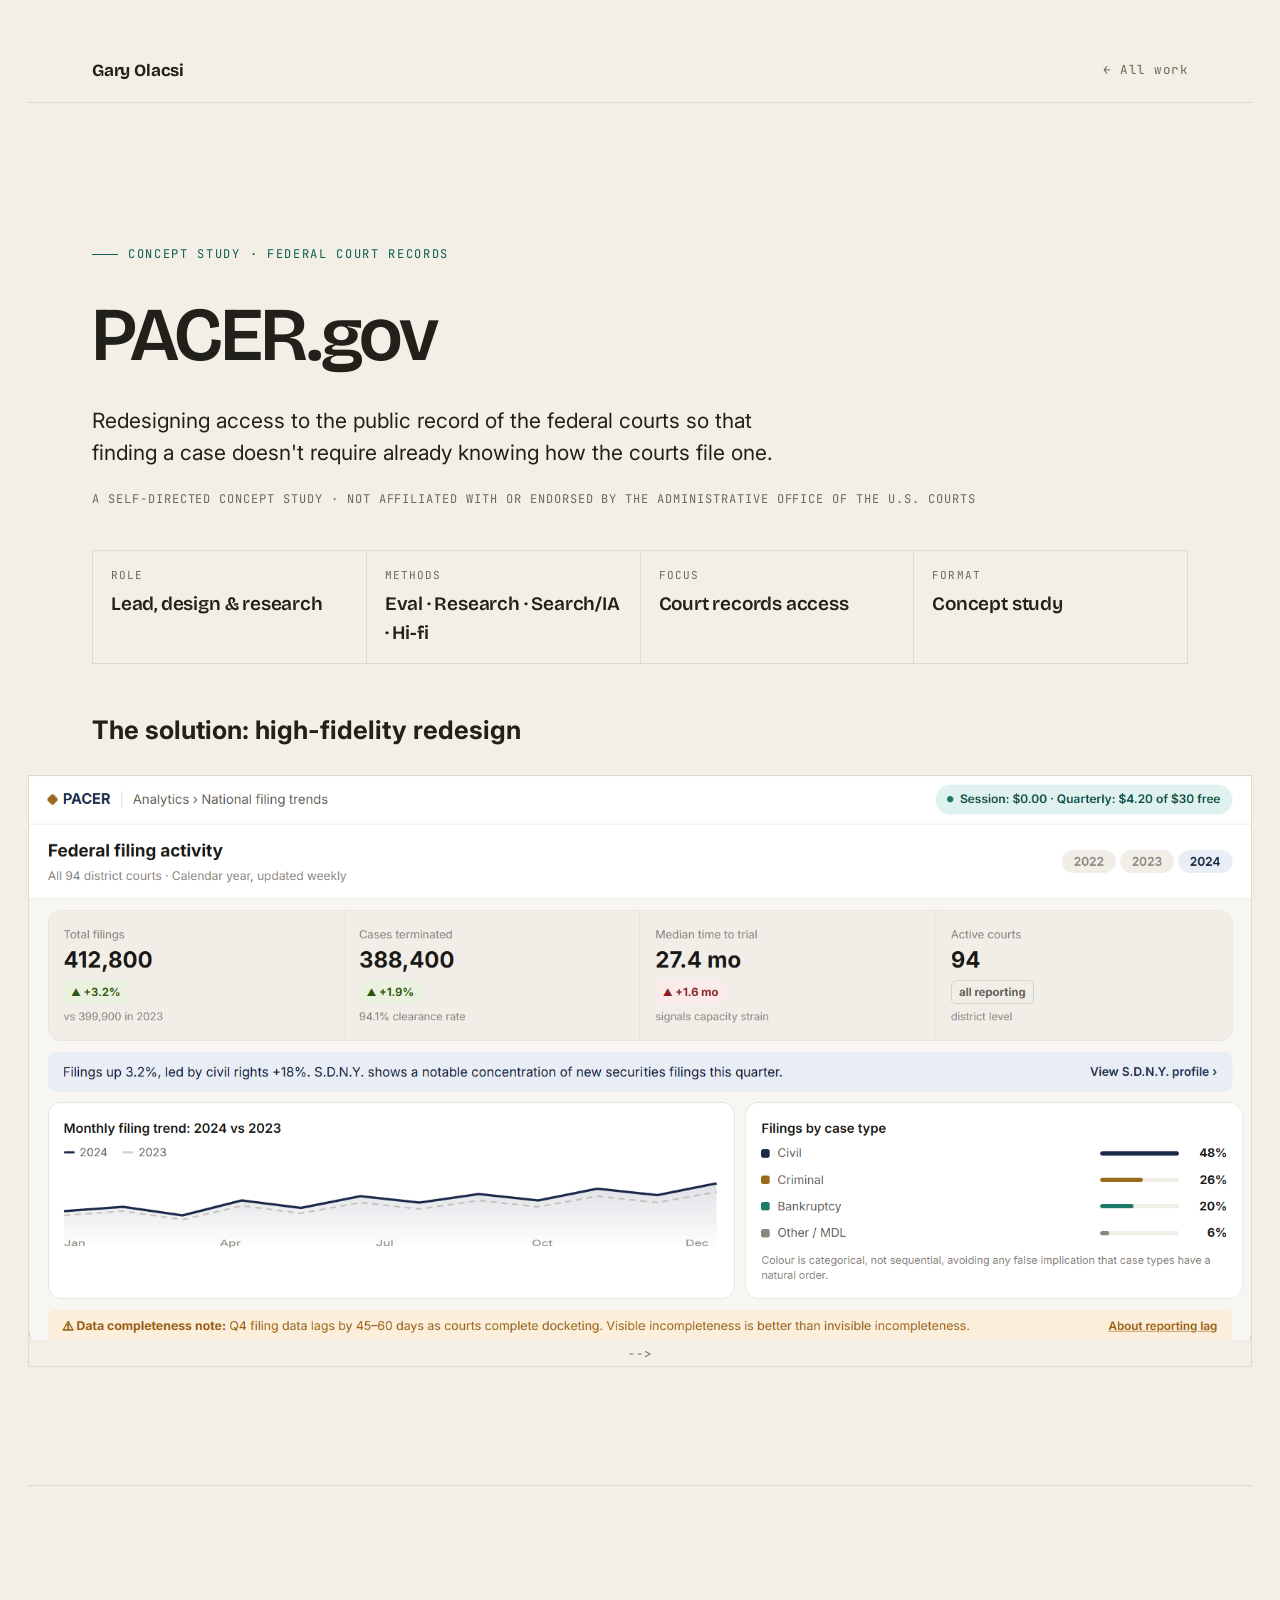
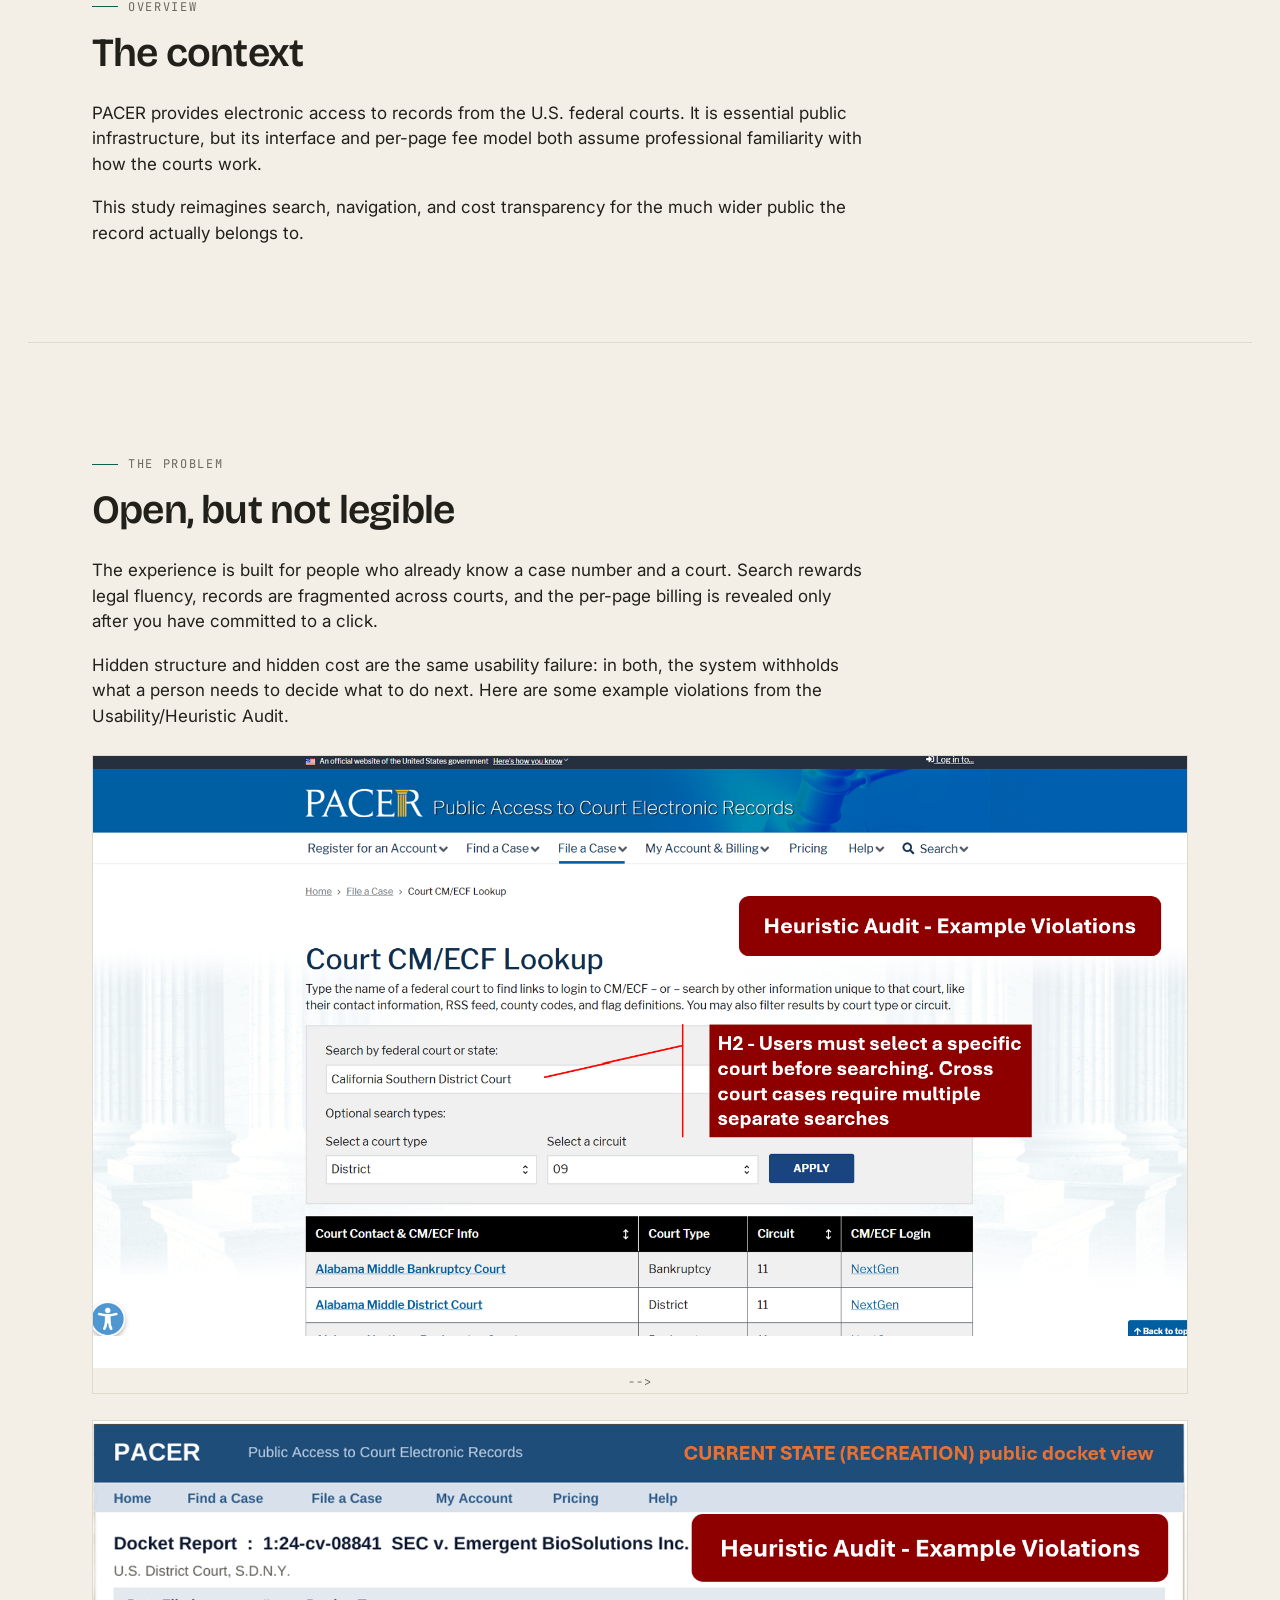
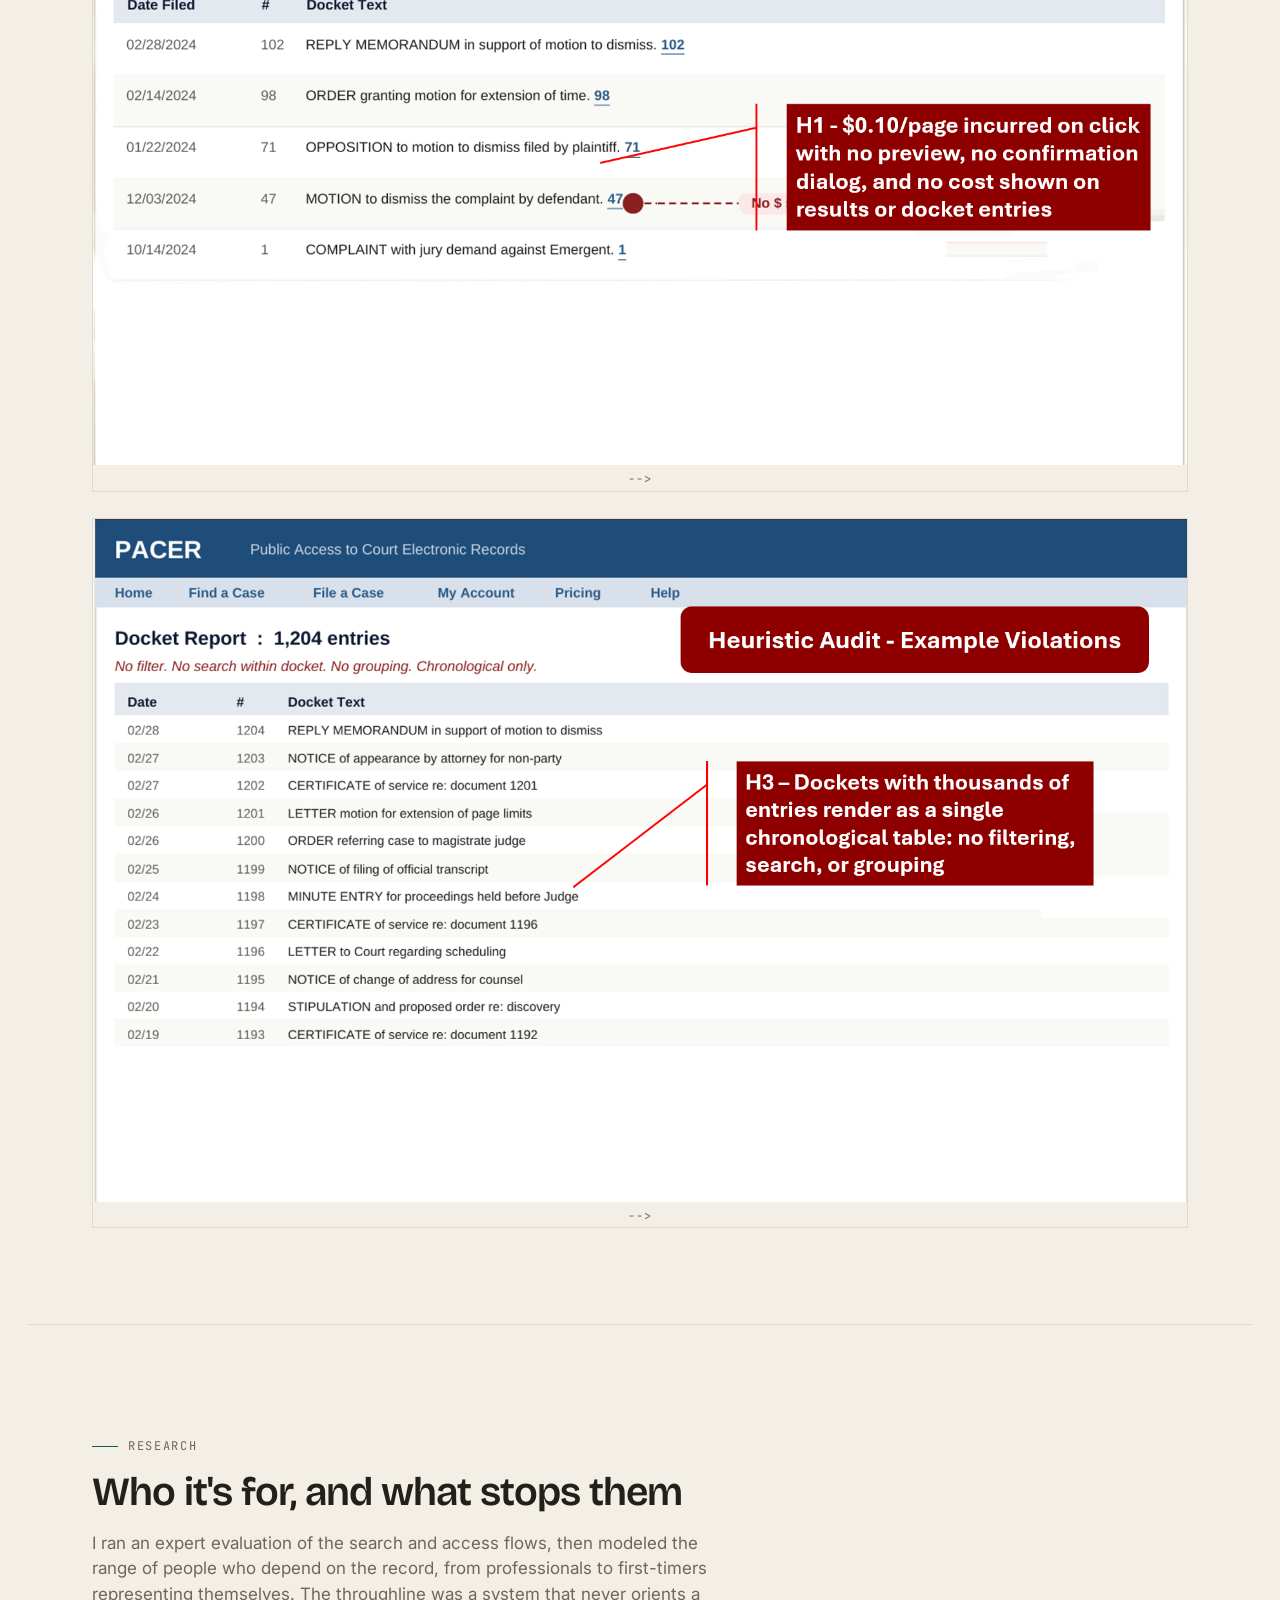
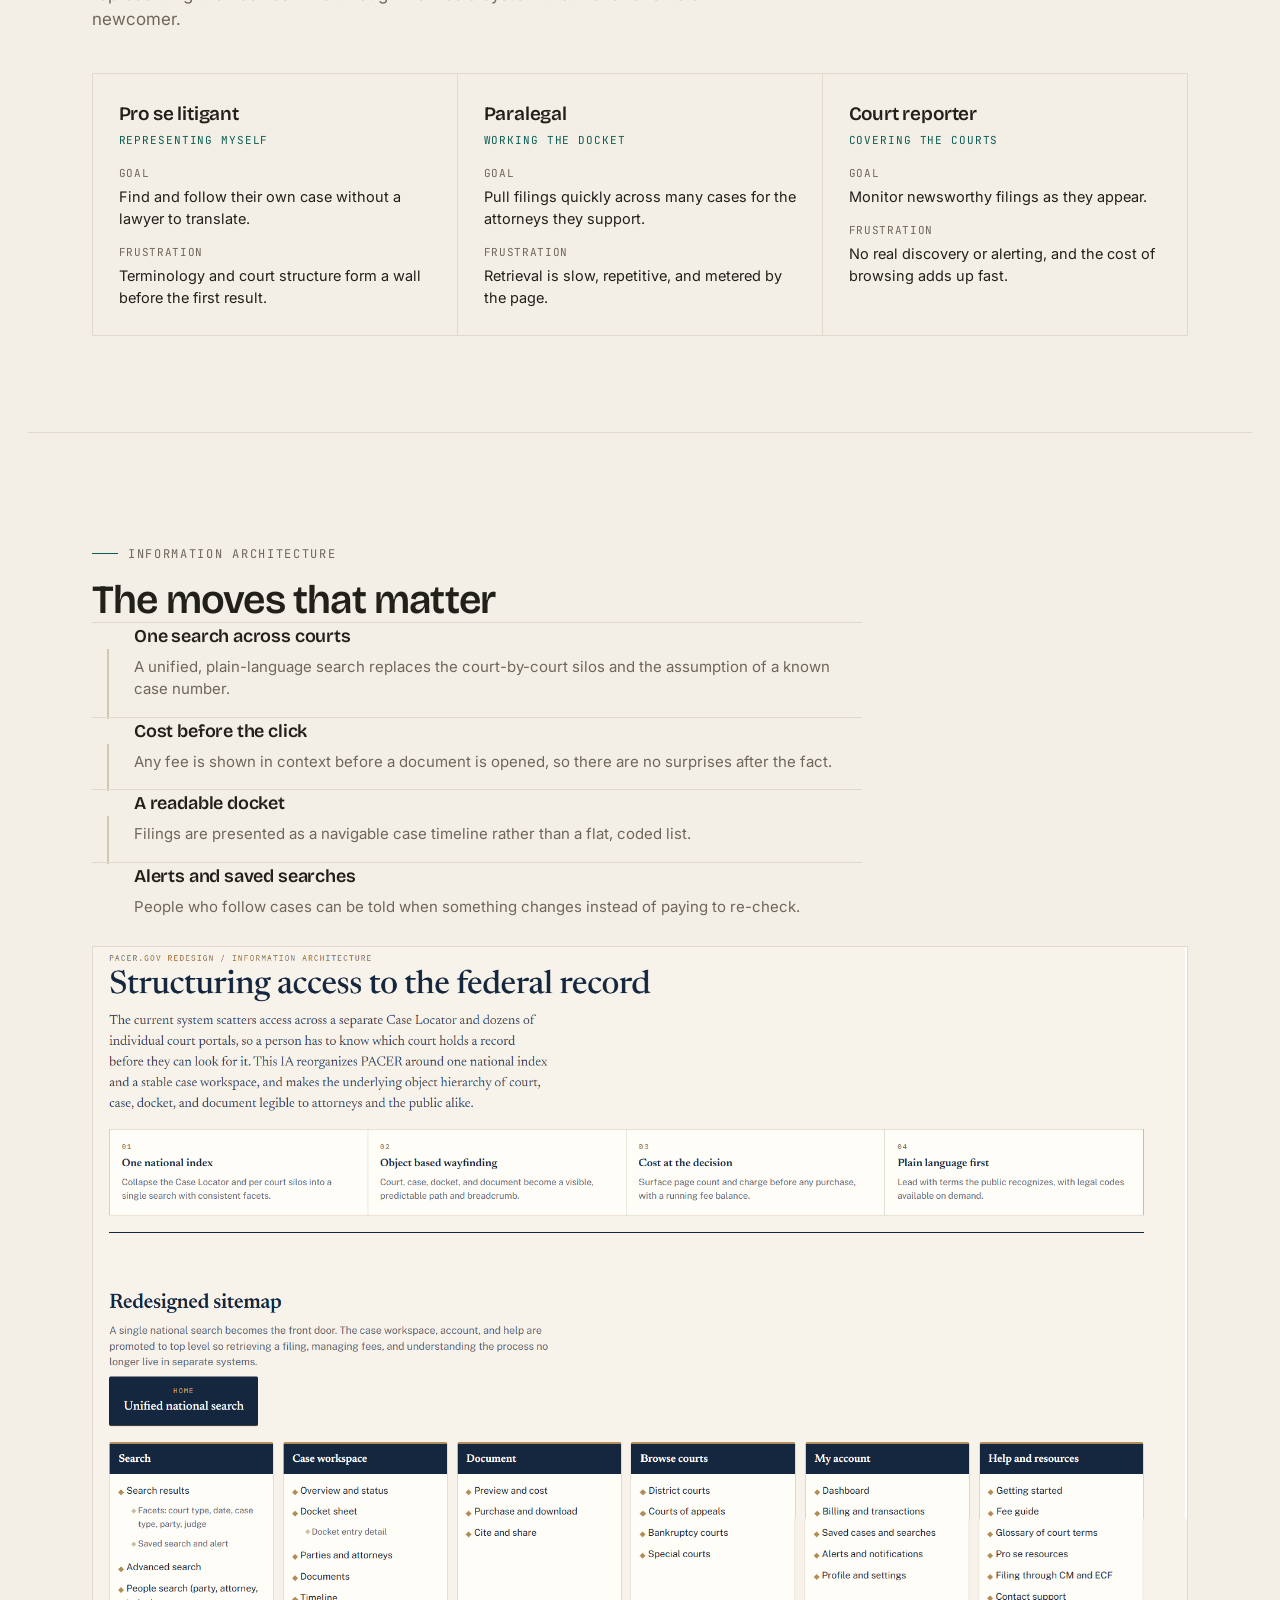
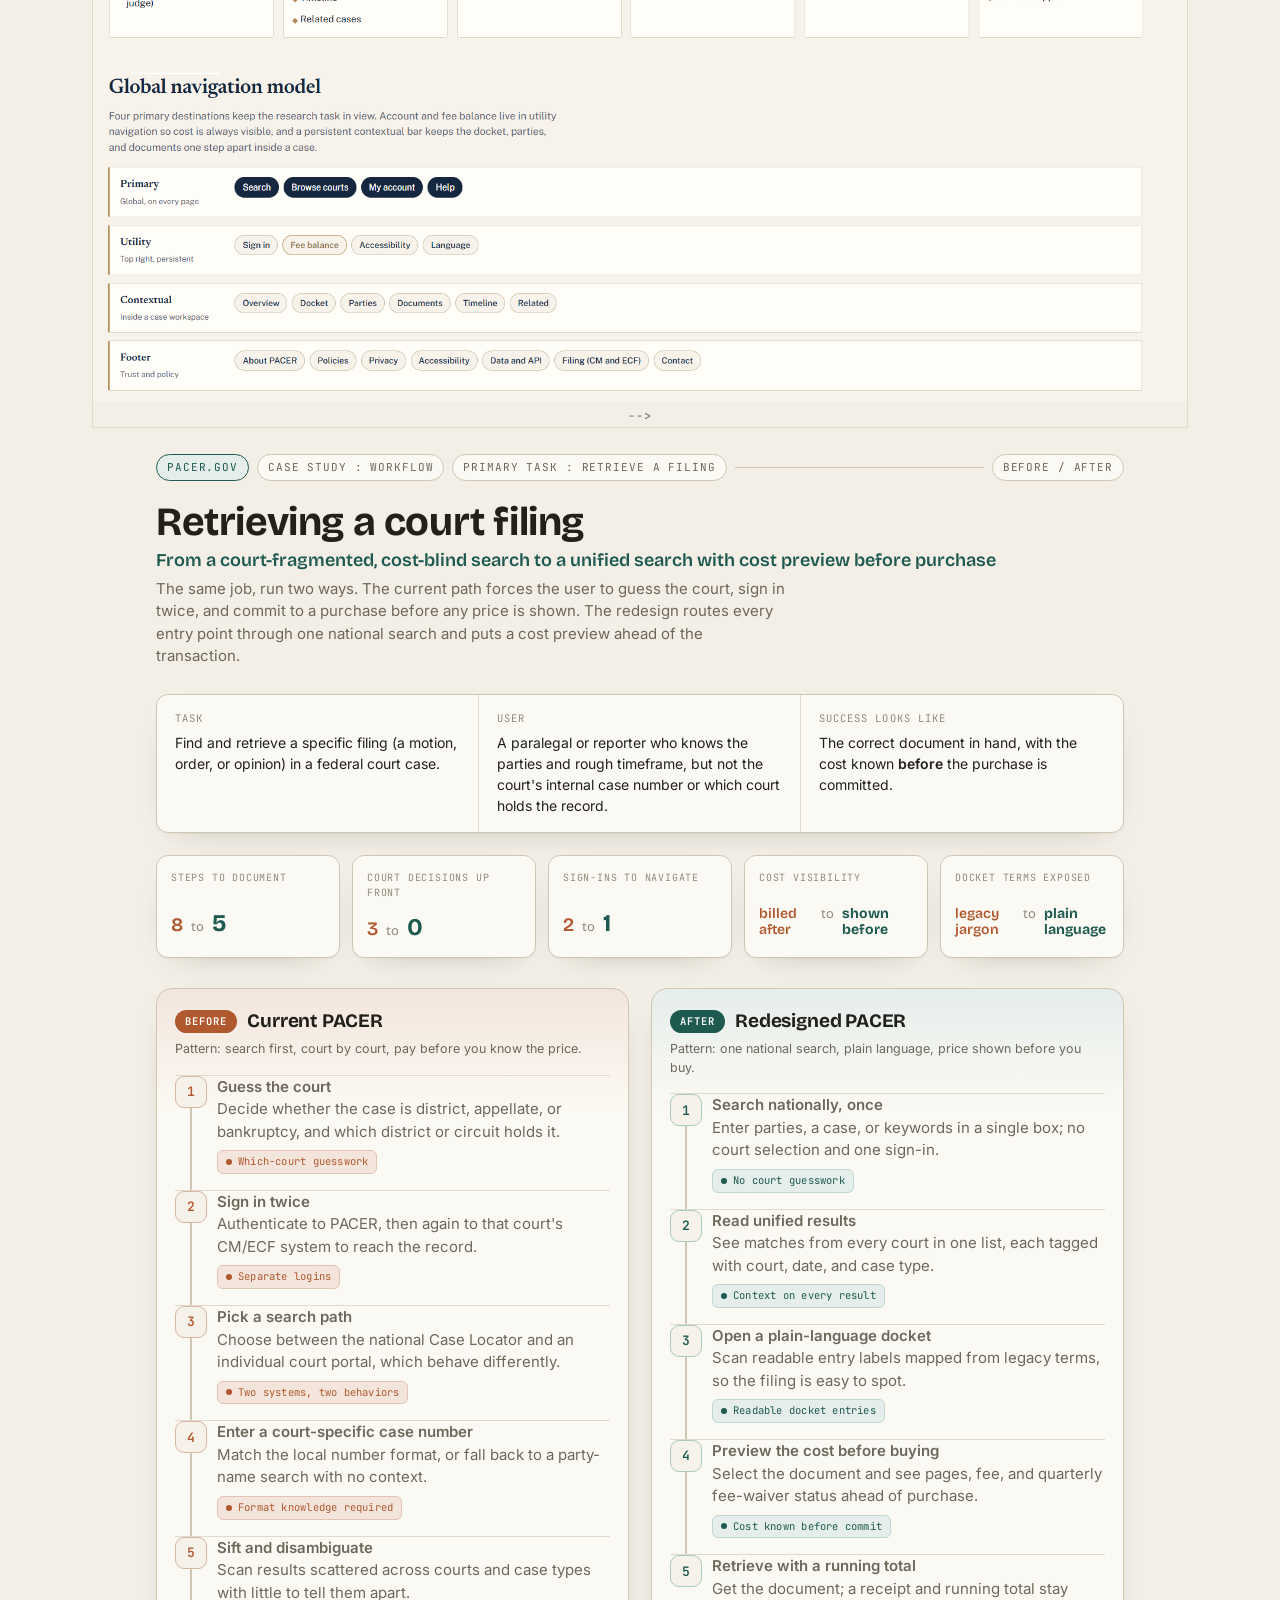
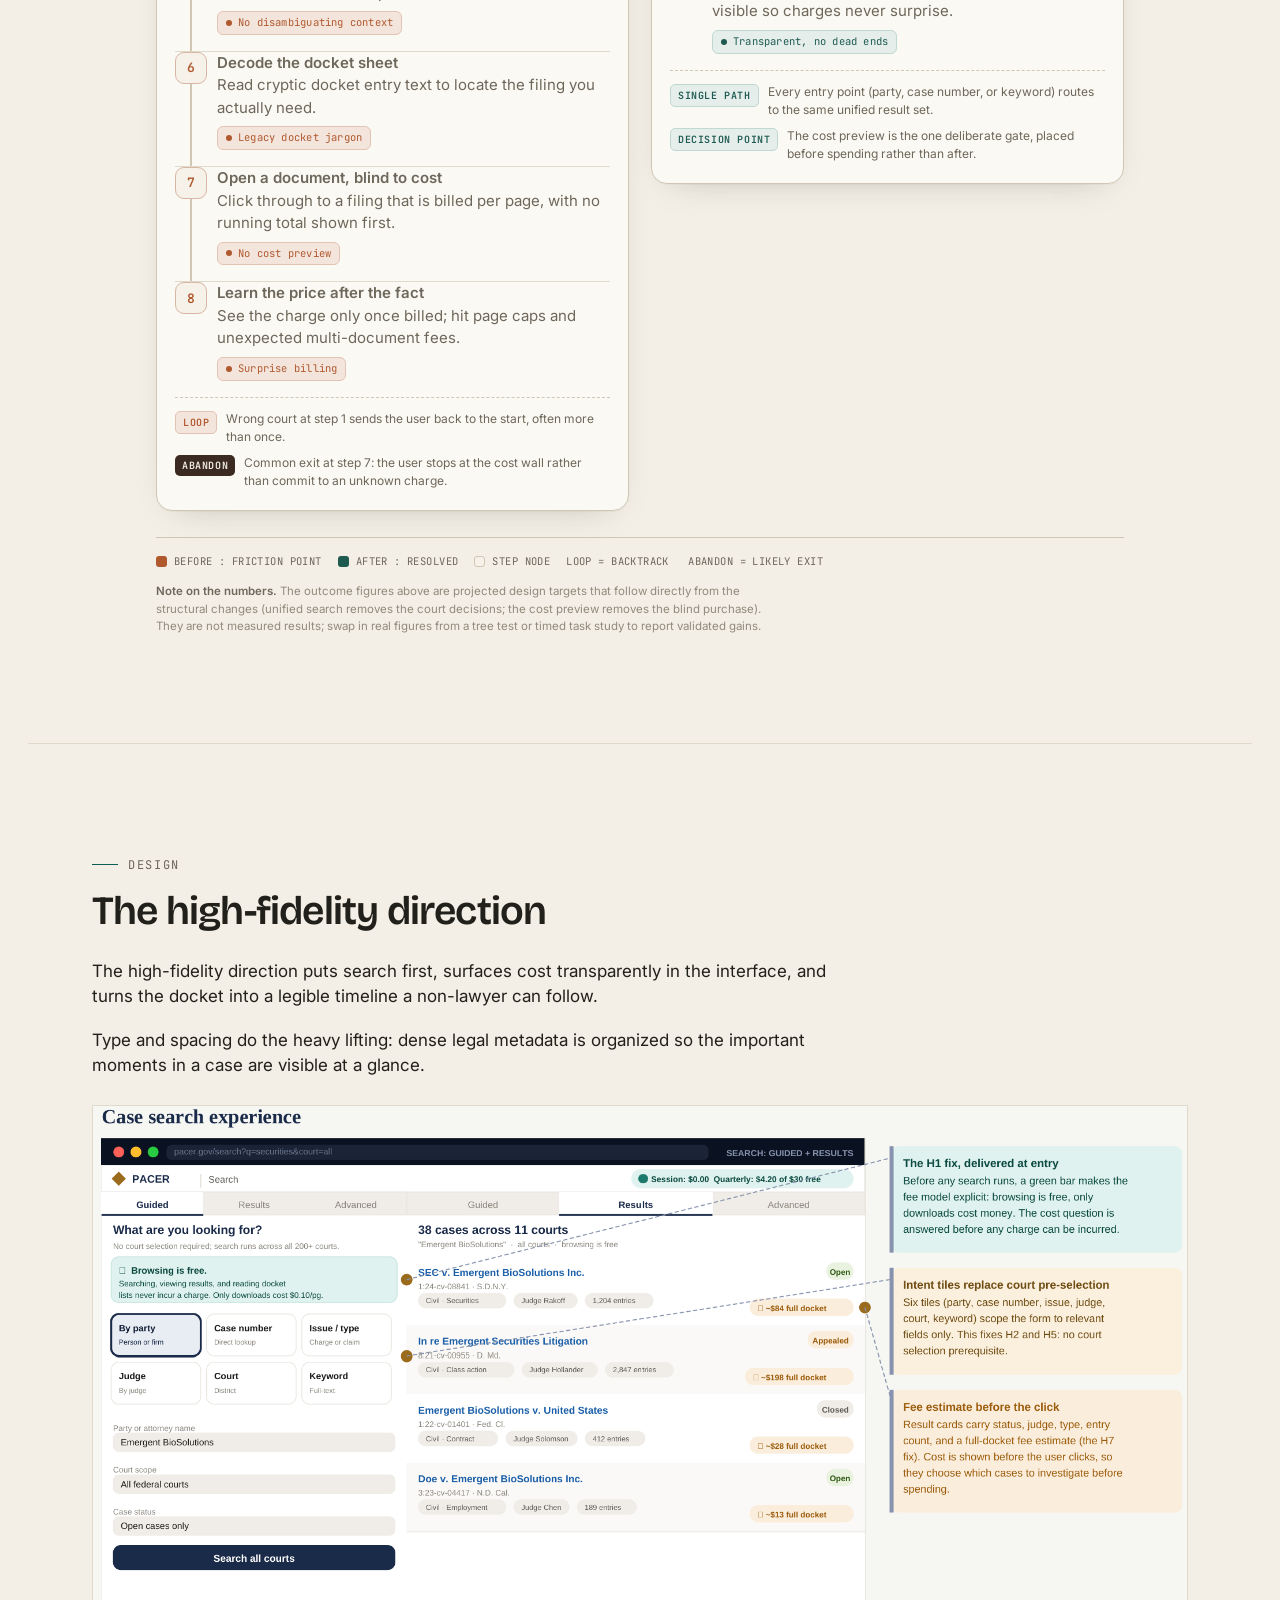
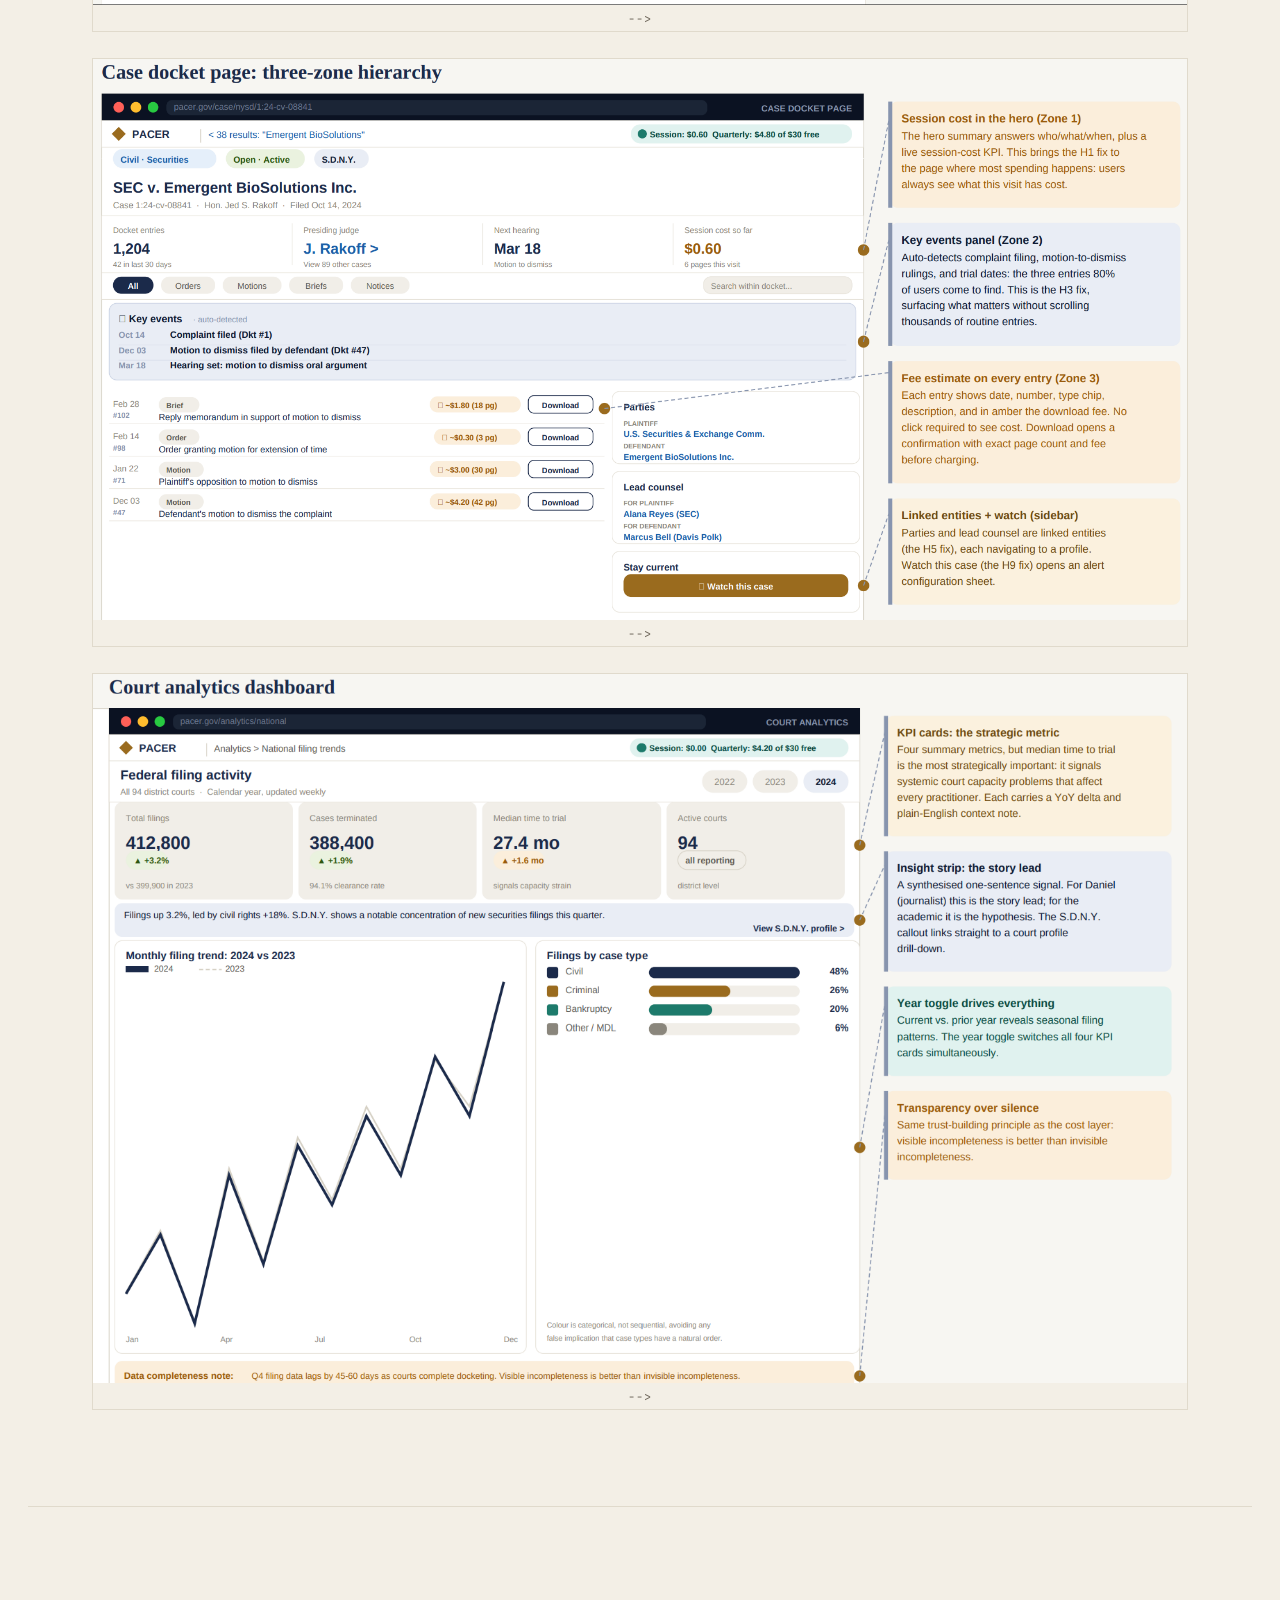
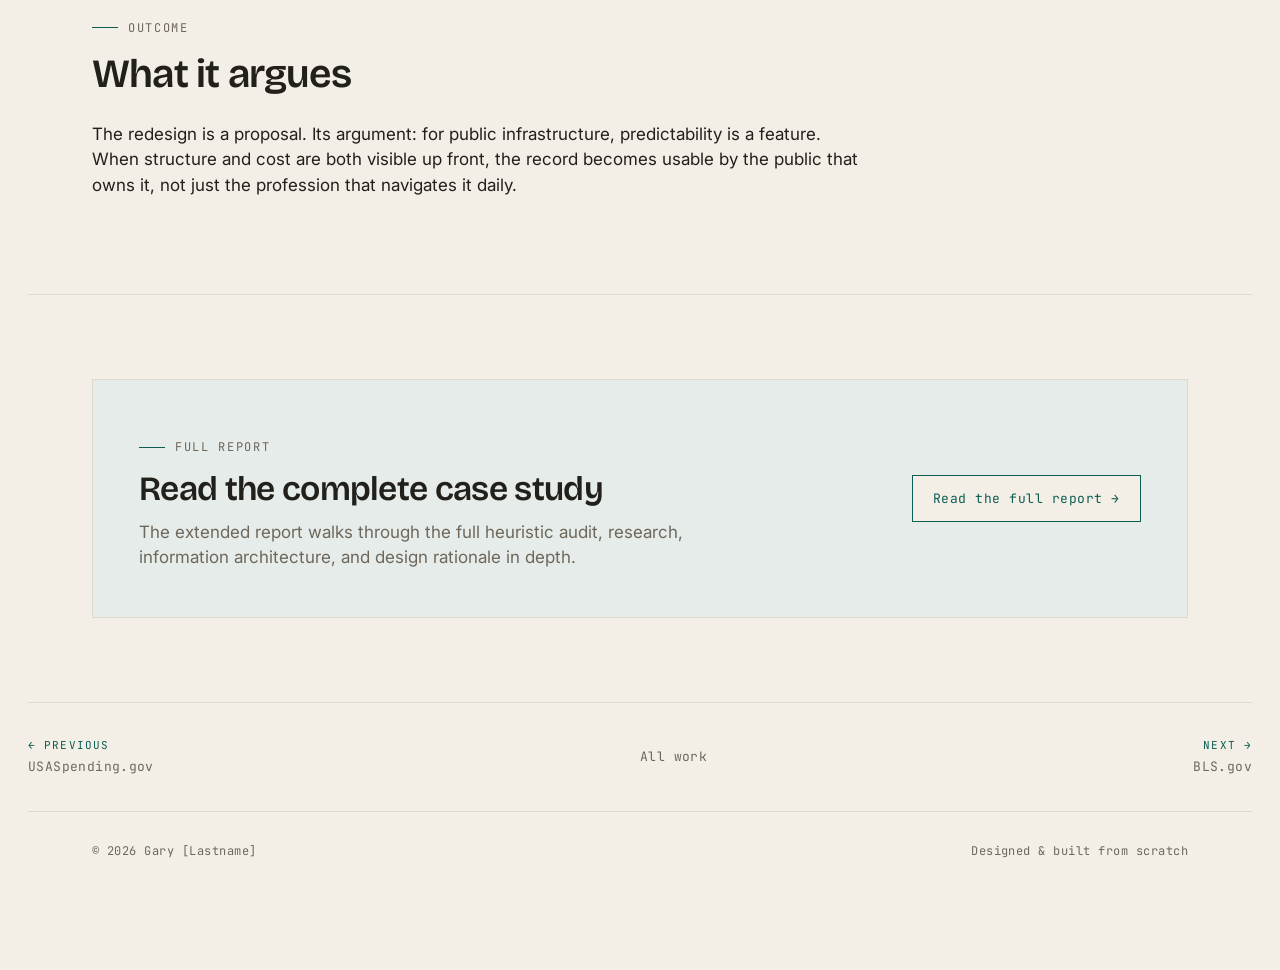
<file: pacer.html>
<!DOCTYPE html>
<html lang="en">
<head>
<meta charset="UTF-8" />
<meta name="viewport" content="width=device-width, initial-scale=1.0" />
<title>PACER.gov — Case study — Gary Olacsi</title>
<meta name="description" content="Redesigning access to the public record of the federal courts so that finding a case doesn't require already knowing how the courts file one." />
<link rel="preconnect" href="https://fonts.googleapis.com" />
<link rel="preconnect" href="https://fonts.gstatic.com" crossorigin />
<link href="https://fonts.googleapis.com/css2?family=Bricolage+Grotesque:opsz,wght@12..96,400;12..96,500;12..96,600;12..96,700&family=Inter:wght@400;500;600&family=JetBrains+Mono:wght@400;500&display=swap" rel="stylesheet" />
<link rel="stylesheet" href="styles.css" />
</head>
<body>

  <header class="topbar">
    <div class="wrap topbar-inner">
      <!-- EDIT: your name -->
      <a href="index.html" class="brand">Gary Olacsi<span class="dot"></span></a>
      <nav class="nav" aria-label="Primary">
        <a class="back-link" href="index.html#work">← All work</a>
      </nav>
    </div>
  </header>

  <main id="top">

    <!-- ===== HERO ===== -->
    <section class="hero">
      <div class="wrap">
        <p class="eyebrow reveal">Concept study · Federal court records</p>
        <h1 class="reveal">PACER.gov</h1>
        <p class="hero-lede reveal">Redesigning access to the public record of the federal courts so that finding a case doesn't require already knowing how the courts file one.</p>
        <p class="readout reveal" style="margin-top:20px;">A self-directed concept study · Not affiliated with or endorsed by the Administrative Office of the U.S. Courts</p>

        <div class="hero-meta reveal">
          <div class="cell"><span class="k">Role</span><span class="v">Lead, design &amp; research</span></div>
          <div class="cell"><span class="k">Methods</span><span class="v">Eval · Research · Search/IA · Hi-fi</span></div>
          <div class="cell"><span class="k">Focus</span><span class="v">Court records access</span></div>
          <div class="cell"><span class="k">Format</span><span class="v">Concept study</span></div>
        </div>
      <br>
      <h2>The solution: high-fidelity redesign</h2>
      </div>
      <!-- EDIT: replace the span with <img src="images/Pacer-problem-issues.png" alt="..."> -->
      <div class="shot reveal"><span><img src="images/pacer-hero.png" alt="..."> --></span></div>
      <div class="prose reveal" style="margin-top:26px;">
       <p></p>
       <p></p>
      </div> 
    </section>
    <!-- ===== OVERVIEW ===== -->
    <section class="band">
      <div class="wrap">
        <div class="band-head reveal">
          <p class="eyebrow">Overview</p>
          <h2>The context</h2>
        </div>
        <div class="prose reveal" style="margin-top:26px;">
          <p>PACER provides electronic access to records from the U.S. federal courts. It is essential public infrastructure, but its interface and per-page fee model both assume professional familiarity with how the courts work.</p>
          <p>This study reimagines search, navigation, and cost transparency for the much wider public the record actually belongs to.</p>
        </div>
      </div>
    </section>

    <!-- ===== PROBLEM ===== -->
    <section class="band">
      <div class="wrap">
        <div class="band-head reveal">
          <p class="eyebrow">The problem</p>
          <h2>Open, but not legible</h2>
        </div>
        <div class="prose reveal" style="margin-top:26px;">
          <p>The experience is built for people who already know a case number and a court. Search rewards legal fluency, records are fragmented across courts, and the per-page billing is revealed only after you have committed to a click.</p>
          <p>Hidden structure and hidden cost are the same usability failure: in both, the system withholds what a person needs to decide what to do next. Here are some example violations from the Usability/Heuristic Audit.</p>
        </div>
        <!-- EDIT: replace the span with <img src="images/Pacer-problem-issues.png" alt="..."> -->
        <div class="shot reveal"><span><img src="images/Pacer-problem-issues.png" alt="..."> --></span></div>
        <div class="prose reveal" style="margin-top:26px;">
          <p></p>
          <p></p>
        </div>
        <!-- EDIT: replace the span with <img src="images/Pacer-problem-issues1.png" alt="..."> -->
        <div class="shot reveal"><span><img src="images/Pacer-problem-issues1.png" alt="..."> --></span></div>
        <div class="prose reveal" style="margin-top:26px;">
          <p></p>
          <p></p>
        </div>
        <!-- EDIT: replace the span with <img src="images/Pacer-problem-issues2.png" alt="..."> -->
        <div class="shot reveal"><span><img src="images/Pacer-problem-issues2.png" alt="..."> --></span></div>
      </div>

    </section>

    <!-- ===== RESEARCH ===== -->
    <section class="band">
      <div class="wrap">
        <div class="band-head reveal">
          <p class="eyebrow">Research</p>
          <h2>Who it's for, and what stops them</h2>
          <p>I ran an expert evaluation of the search and access flows, then modeled the range of people who depend on the record, from professionals to first-timers representing themselves. The throughline was a system that never orients a newcomer.</p>
        </div>
        <!-- EDIT: swap in your real personas, goals, and pain points -->
        <div class="persona-grid reveal">
          <article class="persona">
            <h3 class="role">Pro se litigant</h3>
            <p class="tagline">Representing myself</p>
            <dl>
              <dt>Goal</dt><dd>Find and follow their own case without a lawyer to translate.</dd>
              <dt>Frustration</dt><dd>Terminology and court structure form a wall before the first result.</dd>
            </dl>
          </article>
          <article class="persona">
            <h3 class="role">Paralegal</h3>
            <p class="tagline">Working the docket</p>
            <dl>
              <dt>Goal</dt><dd>Pull filings quickly across many cases for the attorneys they support.</dd>
              <dt>Frustration</dt><dd>Retrieval is slow, repetitive, and metered by the page.</dd>
            </dl>
          </article>
          <article class="persona">
            <h3 class="role">Court reporter</h3>
            <p class="tagline">Covering the courts</p>
            <dl>
              <dt>Goal</dt><dd>Monitor newsworthy filings as they appear.</dd>
              <dt>Frustration</dt><dd>No real discovery or alerting, and the cost of browsing adds up fast.</dd>
            </dl>
          </article>
        </div>
      </div>
    </section>

    <!-- ===== INFORMATION ARCHITECTURE ===== -->
    <section class="band">
      <div class="wrap">
        <div class="band-head reveal">
          <p class="eyebrow">Information architecture</p>
          <h2>The moves that matter</h2>
        </div>
        <ol class="steps reveal">
          <li><h4>One search across courts</h4><p>A unified, plain-language search replaces the court-by-court silos and the assumption of a known case number.</p></li>
          <li><h4>Cost before the click</h4><p>Any fee is shown in context before a document is opened, so there are no surprises after the fact.</p></li>
          <li><h4>A readable docket</h4><p>Filings are presented as a navigable case timeline rather than a flat, coded list.</p></li>
          <li><h4>Alerts and saved searches</h4><p>People who follow cases can be told when something changes instead of paying to re-check.</p></li>
        </ol>
        <!-- EDIT: drop your sitemap / IA diagram here -->
        <!-- EDIT: replace the span with <img src="images/Pacer.gov-ia-sitemap.png" alt="..."> -->
        <div class="shot reveal"><span><img src="images/Pacer.gov-ia-sitemap.png" alt="..."> --></span></div>
        <div class="prose reveal" style="margin-top:26px;">
          <p></p>
          <p></p>
      </div>
      <!doctype html>
<html lang="en">
<head>
<meta charset="utf-8">
<meta name="viewport" content="width=device-width, initial-scale=1">
<title>PACER.gov : Before and After Workflow</title>
<link rel="preconnect" href="https://fonts.googleapis.com">
<link rel="preconnect" href="https://fonts.gstatic.com" crossorigin>
<link href="https://fonts.googleapis.com/css2?family=Bricolage+Grotesque:opsz,wght@12..96,500;12..96,600;12..96,700&family=Inter:wght@400;500;600&family=JetBrains+Mono:wght@400;500;600&display=swap" rel="stylesheet">
<style>
  :root{
    --paper:#F3EFE6;
    --surface:#FBF9F3;
    --surface-2:#F6F2E9;
    --ink:#22201B;
    --muted:#6E675B;
    --faint:#928A7C;
    --line:#E0DACC;
    --line-strong:#CFC7B4;
    --pine:#1E5A50;
    --pine-2:#2C7268;
    --pine-tint:#E6EEEB;
    --signal:#B0592F;
    --signal-tint:#F3E5DC;
    --gold:#A9822F;
    --shadow:0 1px 0 rgba(34,32,27,.03), 0 12px 34px -22px rgba(34,32,27,.34);
    --radius:12px;
  }
  *{box-sizing:border-box}
  html{-webkit-text-size-adjust:100%}
  body{
    margin:0;
    background:
      radial-gradient(1200px 600px at 80% -10%, rgba(30,90,80,.05), transparent 60%),
      var(--paper);
    color:var(--ink);
    font-family:"Inter",system-ui,sans-serif;
    line-height:1.5;
    -webkit-font-smoothing:antialiased;
    padding:40px 28px 64px;
  }
  .wrap{max-width:1240px;margin:0 auto}

  /* Instrument header strip */
  .panelbar{
    display:flex;flex-wrap:wrap;gap:8px;align-items:center;
    font-family:"JetBrains Mono",monospace;font-size:11px;letter-spacing:.08em;
    color:var(--muted);text-transform:uppercase;margin-bottom:20px;
  }
  .chip{
    border:1px solid var(--line-strong);border-radius:999px;
    padding:4px 10px;background:var(--surface);color:var(--muted);
  }
  .chip.hot{border-color:var(--pine);color:var(--pine);background:var(--pine-tint)}
  .panelbar .sep{flex:1 1 40px;height:1px;background:var(--line-strong);min-width:24px}

  h1{
    font-family:"Bricolage Grotesque",sans-serif;font-weight:700;
    font-size:clamp(26px,3.4vw,40px);line-height:1.05;letter-spacing:-.01em;
    margin:6px 0 8px;
  }
  h1 .sub{display:block;font-weight:600;font-size:clamp(14px,1.6vw,18px);color:var(--pine);letter-spacing:0;margin-top:8px}
  .lede{max-width:70ch;color:var(--muted);font-size:15px;margin:0 0 26px}

  /* Scenario card */
  .scenario{
    display:grid;grid-template-columns:repeat(3,1fr);gap:0;
    border:1px solid var(--line-strong);border-radius:var(--radius);
    background:var(--surface);box-shadow:var(--shadow);overflow:hidden;margin-bottom:22px;
  }
  .scenario .cell{padding:16px 18px;border-right:1px solid var(--line)}
  .scenario .cell:last-child{border-right:0}
  .scenario .k{
    font-family:"JetBrains Mono",monospace;font-size:10.5px;letter-spacing:.1em;
    text-transform:uppercase;color:var(--faint);margin-bottom:6px;
  }
  .scenario .v{font-size:14px;color:var(--ink)}
  .scenario .v b{font-weight:600}

  /* Outcomes strip */
  .outcomes{
    display:grid;grid-template-columns:repeat(5,1fr);gap:12px;margin-bottom:30px;
  }
  .metric{
    border:1px solid var(--line-strong);border-radius:var(--radius);
    background:var(--surface);padding:14px 14px 12px;box-shadow:var(--shadow);
  }
  .metric .lab{
    font-family:"JetBrains Mono",monospace;font-size:10px;letter-spacing:.08em;
    text-transform:uppercase;color:var(--faint);margin-bottom:9px;min-height:26px;
  }
  .metric .val{display:flex;align-items:baseline;gap:8px;font-family:"Bricolage Grotesque",sans-serif}
  .metric .from{font-size:19px;font-weight:600;color:var(--signal)}
  .metric .arw{font-size:13px;color:var(--faint)}
  .metric .to{font-size:24px;font-weight:700;color:var(--pine)}
  .metric .val.text .from,.metric .val.text .to{font-size:14px;line-height:1.15}

  /* Lanes */
  .lanes{display:grid;grid-template-columns:1fr 1fr;gap:22px;align-items:start}
  .lane{
    border:1px solid var(--line-strong);border-radius:16px;background:var(--surface);
    box-shadow:var(--shadow);padding:18px 18px 20px;position:relative;
  }
  .lane.before{background:linear-gradient(180deg,var(--signal-tint),var(--surface) 120px)}
  .lane.after{background:linear-gradient(180deg,var(--pine-tint),var(--surface) 120px)}
  .lane-head{display:flex;align-items:center;gap:10px;margin-bottom:4px}
  .tag{
    font-family:"JetBrains Mono",monospace;font-size:10.5px;letter-spacing:.1em;
    text-transform:uppercase;padding:4px 10px;border-radius:999px;font-weight:600;
  }
  .tag.b{background:var(--signal);color:#fff}
  .tag.a{background:var(--pine);color:#fff}
  .lane h2{font-family:"Bricolage Grotesque",sans-serif;font-size:19px;font-weight:700;margin:0;letter-spacing:-.01em}
  .lane .pattern{font-size:12.5px;color:var(--muted);margin:4px 0 16px}

  ol.steps{list-style:none;margin:0;padding:0;position:relative}
  ol.steps li{
    position:relative;padding:0 0 16px 42px;
  }
  ol.steps li:last-child{padding-bottom:2px}
  /* connector line */
  ol.steps li::before{
    content:"";position:absolute;left:15px;top:26px;bottom:-2px;width:2px;background:var(--line-strong);
  }
  ol.steps li:last-child::before{display:none}
  .node{
    position:absolute;left:0;top:0;width:32px;height:32px;border-radius:9px;
    display:flex;align-items:center;justify-content:center;
    font-family:"JetBrains Mono",monospace;font-size:13px;font-weight:600;
    border:1px solid var(--line-strong);background:var(--surface-2);color:var(--ink);
  }
  .before .node{border-color:#D9B5A3;color:var(--signal)}
  .after .node{border-color:#A8CabF;color:var(--pine)}
  .step-t{font-size:14px;font-weight:600;color:var(--ink);margin:5px 0 3px}
  .step-d{font-size:12.5px;color:var(--muted);margin:0}

  .flag{
    display:inline-flex;align-items:center;gap:6px;margin-top:7px;
    font-family:"JetBrains Mono",monospace;font-size:10.5px;letter-spacing:.02em;
    padding:3px 8px;border-radius:6px;
  }
  .flag.friction{background:var(--signal-tint);color:var(--signal);border:1px solid #E3C3B4}
  .flag.win{background:var(--pine-tint);color:var(--pine);border:1px solid #BFD8D1}
  .flag .d{width:6px;height:6px;border-radius:50%;background:currentColor;flex:none}

  /* loop + abandon annotations on before lane */
  .annot{
    margin-top:14px;border-top:1px dashed var(--line-strong);padding-top:12px;
    display:flex;flex-direction:column;gap:8px;
  }
  .annot .row{display:flex;align-items:flex-start;gap:9px;font-size:12px;color:var(--muted)}
  .annot .mk{
    font-family:"JetBrains Mono",monospace;font-size:10px;font-weight:600;letter-spacing:.06em;
    text-transform:uppercase;padding:3px 7px;border-radius:5px;flex:none;margin-top:1px;
  }
  .annot .mk.loop{background:var(--signal-tint);color:var(--signal);border:1px solid #E3C3B4}
  .annot .mk.stop{background:#3A2A22;color:#F3EFE6}
  .annot .mk.good{background:var(--pine-tint);color:var(--pine);border:1px solid #BFD8D1}

  /* legend */
  .legend{
    margin-top:26px;display:flex;flex-wrap:wrap;gap:16px;align-items:center;
    font-family:"JetBrains Mono",monospace;font-size:10.5px;letter-spacing:.04em;
    text-transform:uppercase;color:var(--muted);
    border-top:1px solid var(--line-strong);padding-top:16px;
  }
  .legend span{display:inline-flex;align-items:center;gap:7px}
  .legend i{width:11px;height:11px;border-radius:3px;flex:none}
  .legend i.s{background:var(--signal)}
  .legend i.p{background:var(--pine)}
  .legend i.n{background:var(--surface-2);border:1px solid var(--line-strong)}

  .foot{
    margin-top:14px;font-size:11.5px;color:var(--faint);max-width:88ch;
  }
  .foot b{color:var(--muted);font-weight:600}

  @media (max-width:860px){
    .scenario{grid-template-columns:1fr}
    .scenario .cell{border-right:0;border-bottom:1px solid var(--line)}
    .scenario .cell:last-child{border-bottom:0}
    .outcomes{grid-template-columns:1fr 1fr}
    .lanes{grid-template-columns:1fr}
  }

  @media print{
    @page{size:landscape;margin:12mm}
    body{padding:0;background:var(--paper)}
    .lane,.metric,.scenario{box-shadow:none}
    .lanes{gap:14px}
  }
</style>
</head>
<body>
<div class="wrap">

  <div class="panelbar">
    <span class="chip hot">PACER.gov</span>
    <span class="chip">Case study : workflow</span>
    <span class="chip">Primary task : retrieve a filing</span>
    <span class="sep"></span>
    <span class="chip">Before / After</span>
  </div>

  <h1>
    Retrieving a court filing
    <span class="sub">From a court-fragmented, cost-blind search to a unified search with cost preview before purchase</span>
  </h1>
  <p class="lede">
    The same job, run two ways. The current path forces the user to guess the court, sign in twice, and commit to a purchase before any price is shown. The redesign routes every entry point through one national search and puts a cost preview ahead of the transaction.
  </p>

  <!-- Scenario -->
  <div class="scenario">
    <div class="cell">
      <div class="k">Task</div>
      <div class="v">Find and retrieve a specific filing (a motion, order, or opinion) in a federal court case.</div>
    </div>
    <div class="cell">
      <div class="k">User</div>
      <div class="v">A paralegal or reporter who knows the parties and rough timeframe, but not the court's internal case number or which court holds the record.</div>
    </div>
    <div class="cell">
      <div class="k">Success looks like</div>
      <div class="v">The correct document in hand, with the cost known <b>before</b> the purchase is committed.</div>
    </div>
  </div>

  <!-- Outcomes -->
  <div class="outcomes">
    <div class="metric">
      <div class="lab">Steps to document</div>
      <div class="val"><span class="from">8</span><span class="arw">to</span><span class="to">5</span></div>
    </div>
    <div class="metric">
      <div class="lab">Court decisions up front</div>
      <div class="val"><span class="from">3</span><span class="arw">to</span><span class="to">0</span></div>
    </div>
    <div class="metric">
      <div class="lab">Sign-ins to navigate</div>
      <div class="val"><span class="from">2</span><span class="arw">to</span><span class="to">1</span></div>
    </div>
    <div class="metric">
      <div class="lab">Cost visibility</div>
      <div class="val text"><span class="from">billed after</span><span class="arw">to</span><span class="to">shown before</span></div>
    </div>
    <div class="metric">
      <div class="lab">Docket terms exposed</div>
      <div class="val text"><span class="from">legacy jargon</span><span class="arw">to</span><span class="to">plain language</span></div>
    </div>
  </div>

  <!-- Lanes -->
  <div class="lanes">

    <!-- BEFORE -->
    <section class="lane before" aria-labelledby="before-h">
      <div class="lane-head">
        <span class="tag b">Before</span>
        <h2 id="before-h">Current PACER</h2>
      </div>
      <p class="pattern">Pattern: search first, court by court, pay before you know the price.</p>

      <ol class="steps">
        <li>
          <span class="node">1</span>
          <p class="step-t">Guess the court</p>
          <p class="step-d">Decide whether the case is district, appellate, or bankruptcy, and which district or circuit holds it.</p>
          <span class="flag friction"><span class="d"></span>Which-court guesswork</span>
        </li>
        <li>
          <span class="node">2</span>
          <p class="step-t">Sign in twice</p>
          <p class="step-d">Authenticate to PACER, then again to that court's CM/ECF system to reach the record.</p>
          <span class="flag friction"><span class="d"></span>Separate logins</span>
        </li>
        <li>
          <span class="node">3</span>
          <p class="step-t">Pick a search path</p>
          <p class="step-d">Choose between the national Case Locator and an individual court portal, which behave differently.</p>
          <span class="flag friction"><span class="d"></span>Two systems, two behaviors</span>
        </li>
        <li>
          <span class="node">4</span>
          <p class="step-t">Enter a court-specific case number</p>
          <p class="step-d">Match the local number format, or fall back to a party-name search with no context.</p>
          <span class="flag friction"><span class="d"></span>Format knowledge required</span>
        </li>
        <li>
          <span class="node">5</span>
          <p class="step-t">Sift and disambiguate</p>
          <p class="step-d">Scan results scattered across courts and case types with little to tell them apart.</p>
          <span class="flag friction"><span class="d"></span>No disambiguating context</span>
        </li>
        <li>
          <span class="node">6</span>
          <p class="step-t">Decode the docket sheet</p>
          <p class="step-d">Read cryptic docket entry text to locate the filing you actually need.</p>
          <span class="flag friction"><span class="d"></span>Legacy docket jargon</span>
        </li>
        <li>
          <span class="node">7</span>
          <p class="step-t">Open a document, blind to cost</p>
          <p class="step-d">Click through to a filing that is billed per page, with no running total shown first.</p>
          <span class="flag friction"><span class="d"></span>No cost preview</span>
        </li>
        <li>
          <span class="node">8</span>
          <p class="step-t">Learn the price after the fact</p>
          <p class="step-d">See the charge only once billed; hit page caps and unexpected multi-document fees.</p>
          <span class="flag friction"><span class="d"></span>Surprise billing</span>
        </li>
      </ol>

      <div class="annot">
        <div class="row"><span class="mk loop">Loop</span><span>Wrong court at step 1 sends the user back to the start, often more than once.</span></div>
        <div class="row"><span class="mk stop">Abandon</span><span>Common exit at step 7: the user stops at the cost wall rather than commit to an unknown charge.</span></div>
      </div>
    </section>

    <!-- AFTER -->
    <section class="lane after" aria-labelledby="after-h">
      <div class="lane-head">
        <span class="tag a">After</span>
        <h2 id="after-h">Redesigned PACER</h2>
      </div>
      <p class="pattern">Pattern: one national search, plain language, price shown before you buy.</p>

      <ol class="steps">
        <li>
          <span class="node">1</span>
          <p class="step-t">Search nationally, once</p>
          <p class="step-d">Enter parties, a case, or keywords in a single box; no court selection and one sign-in.</p>
          <span class="flag win"><span class="d"></span>No court guesswork</span>
        </li>
        <li>
          <span class="node">2</span>
          <p class="step-t">Read unified results</p>
          <p class="step-d">See matches from every court in one list, each tagged with court, date, and case type.</p>
          <span class="flag win"><span class="d"></span>Context on every result</span>
        </li>
        <li>
          <span class="node">3</span>
          <p class="step-t">Open a plain-language docket</p>
          <p class="step-d">Scan readable entry labels mapped from legacy terms, so the filing is easy to spot.</p>
          <span class="flag win"><span class="d"></span>Readable docket entries</span>
        </li>
        <li>
          <span class="node">4</span>
          <p class="step-t">Preview the cost before buying</p>
          <p class="step-d">Select the document and see pages, fee, and quarterly fee-waiver status ahead of purchase.</p>
          <span class="flag win"><span class="d"></span>Cost known before commit</span>
        </li>
        <li>
          <span class="node">5</span>
          <p class="step-t">Retrieve with a running total</p>
          <p class="step-d">Get the document; a receipt and running total stay visible so charges never surprise.</p>
          <span class="flag win"><span class="d"></span>Transparent, no dead ends</span>
        </li>
      </ol>

      <div class="annot">
        <div class="row"><span class="mk good">Single path</span><span>Every entry point (party, case number, or keyword) routes to the same unified result set.</span></div>
        <div class="row"><span class="mk good">Decision point</span><span>The cost preview is the one deliberate gate, placed before spending rather than after.</span></div>
      </div>
    </section>

  </div>

  <div class="legend">
    <span><i class="s"></i>Before : friction point</span>
    <span><i class="p"></i>After : resolved</span>
    <span><i class="n"></i>Step node</span>
    <span>Loop = backtrack &nbsp; Abandon = likely exit</span>
  </div>

  <p class="foot">
    <b>Note on the numbers.</b> The outcome figures above are projected design targets that follow directly from the structural changes (unified search removes the court decisions; the cost preview removes the blind purchase). They are not measured results; swap in real figures from a tree test or timed task study to report validated gains.
  </p>

</div>
</body>
</html>
  
    </section>

    <!-- ===== DESIGN ===== -->
    <section class="band">
      <div class="wrap">
        <div class="band-head reveal">
          <p class="eyebrow">Design</p>
          <h2>The high-fidelity direction</h2>
        </div>
        <div class="prose reveal" style="margin-top:26px;">
          <p>The high-fidelity direction puts search first, surfaces cost transparently in the interface, and turns the docket into a legible timeline a non-lawyer can follow.</p>
          <p>Type and spacing do the heavy lifting: dense legal metadata is organized so the important moments in a case are visible at a glance.</p>
        </div>
        <!-- EDIT: replace the span with <img src="images/pacer - search - redesign.png" alt="..."> -->
        <div class="shot reveal"><span><img src="images/pacer - search - redesign.png" alt="..."> --></span></div>
        <div class="prose reveal" style="margin-top:26px;">
          <p></p>
          <p></p>
        </div>
        <!-- EDIT: replace the span with <img src="images/pacer - caseDocket - redesign.png" alt="..."> -->
        <div class="shot reveal"><span><img src="images/pacer - caseDocket - redesign.png" alt="..."> --></span></div>
        <!-- EDIT: replace the span with <img src="images/pacer - Court Analytics Dashboard - redesign.png" alt="..."> -->
        <div class="shot reveal"><span><img src="images/pacer - Court Analytics Dashboard - redesign.png" alt="..."> --></span></div>
      </div>
    </section>

    <!-- ===== OUTCOME ===== -->
    <section class="band">
      <div class="wrap">
        <div class="band-head reveal">
          <p class="eyebrow">Outcome</p>
          <h2>What it argues</h2>
        </div>
        <div class="prose reveal" style="margin-top:26px;">
          <p>The redesign is a proposal. Its argument: for public infrastructure, predictability is a feature. When structure and cost are both visible up front, the record becomes usable by the public that owns it, not just the profession that navigates it daily.</p>
        </div>
      </div>
    </section>

    <!-- ===== FULL REPORT ===== -->
    <section class="report">
      <div class="wrap">
        <div class="report-card reveal">
          <div class="rc-text">
            <p class="eyebrow">Full report</p>
            <h2>Read the complete case study</h2>
            <p>The extended report walks through the full heuristic audit, research, information architecture, and design rationale in depth.</p>
          </div>
          <!-- EDIT: point href at your report, e.g. reports/pacer-report.pdf (or an external link) -->
          <a class="btn accent" href="https://garyolacsi.github.io/portfolio2026/PACER_Portfolio_3">Read the full report →</a>
        </div>
      </div>
    </section>

    <!-- ===== PAGER ===== -->
    <nav class="pager" aria-label="More case studies">
      <div class="wrap pager-inner">
        <a class="prev" href="usaspending.html"><span class="lbl">← Previous</span>USASpending.gov</a>
        <a class="back-link" href="https://garyolacsi.github.io/portfolio2026/PACER_Portfolio_3">All work</a>
        <a class="next" href="bls.html"><span class="lbl">Next →</span>BLS.gov</a>
      </div>
    </nav>

  </main>

  <footer>
    <div class="wrap foot-inner">
      <p>© <span id="year"></span> Gary [Lastname]</p>
      <p>Designed &amp; built from scratch</p>
    </div>
  </footer>

  <script>
    document.getElementById("year").textContent = new Date().getFullYear();
    var els = document.querySelectorAll(".reveal");
    if ("IntersectionObserver" in window && !window.matchMedia("(prefers-reduced-motion: reduce)").matches) {
      var io = new IntersectionObserver(function (entries) {
        entries.forEach(function (e) { if (e.isIntersecting) { e.target.classList.add("in"); io.unobserve(e.target); } });
      }, { threshold: 0.12 });
      els.forEach(function (el) { io.observe(el); });
    } else { els.forEach(function (el) { el.classList.add("in"); }); }
  </script>

</body>
</html>
</file>
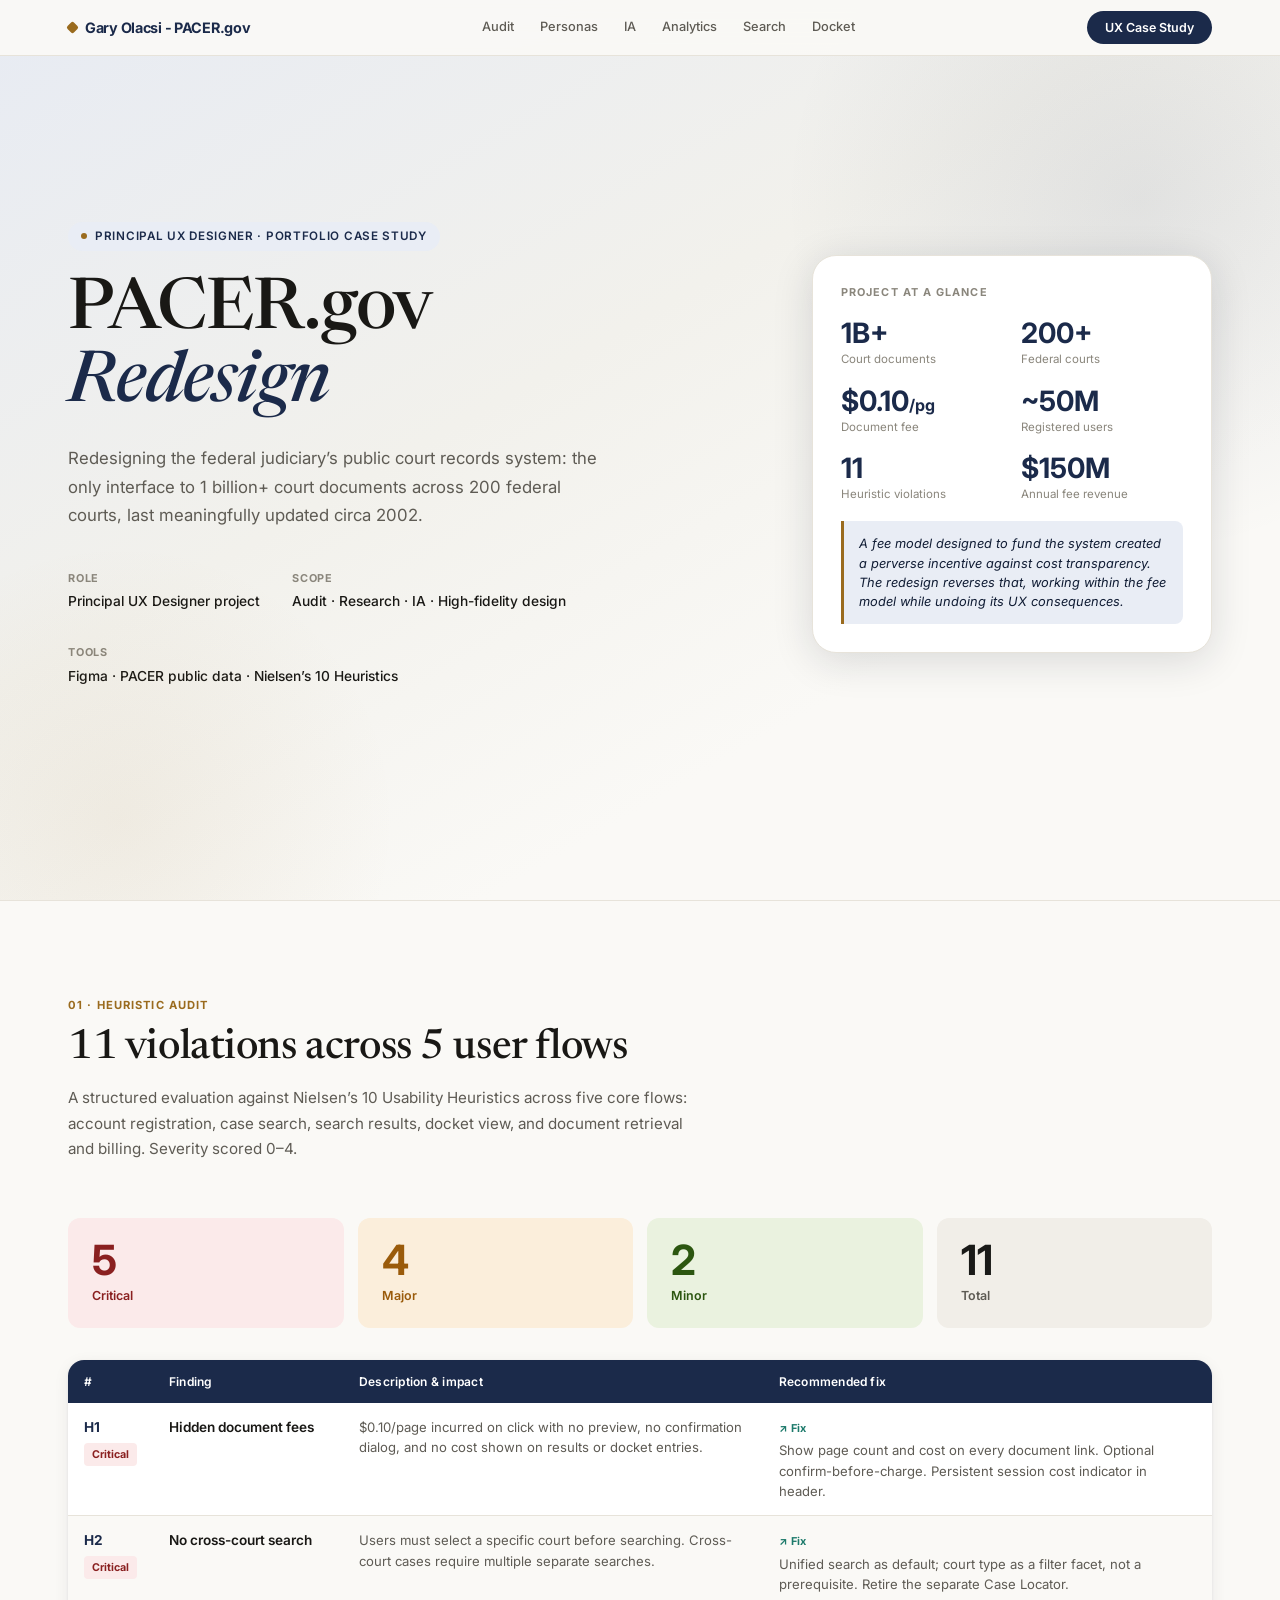
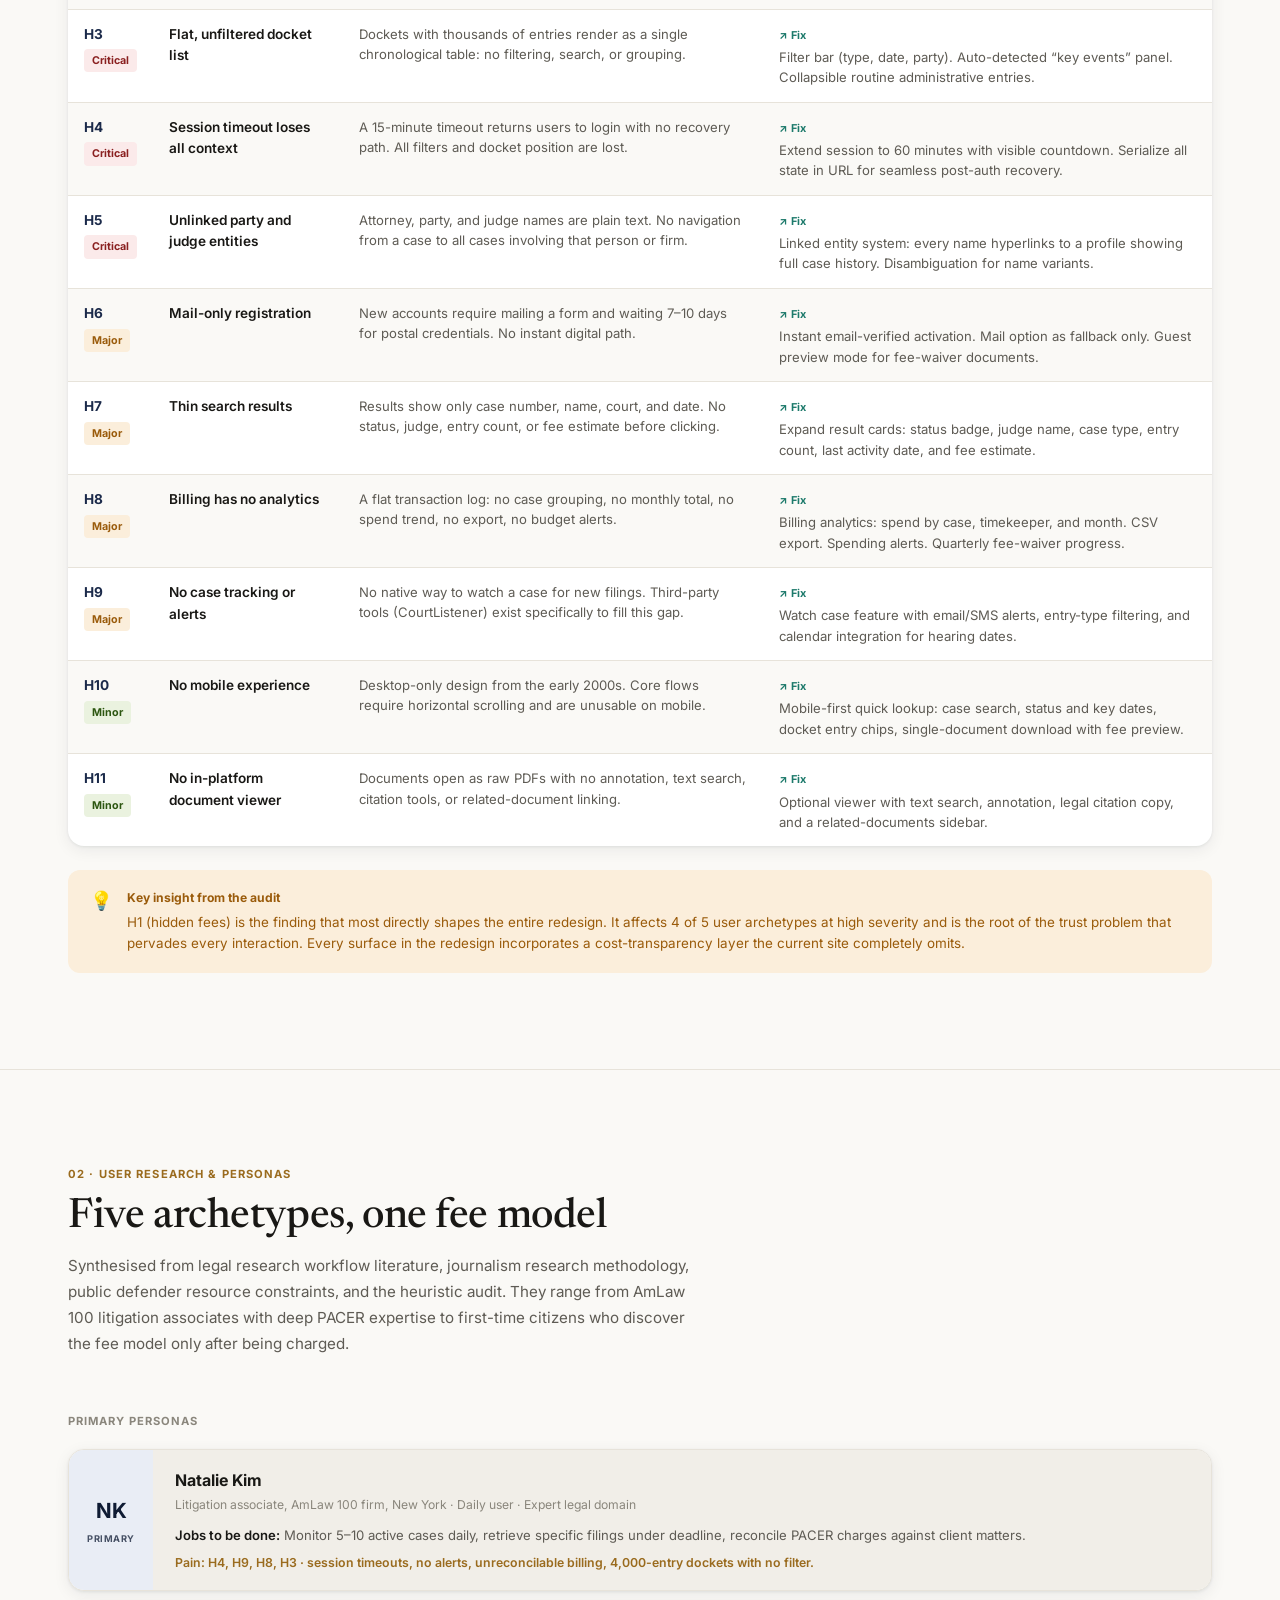
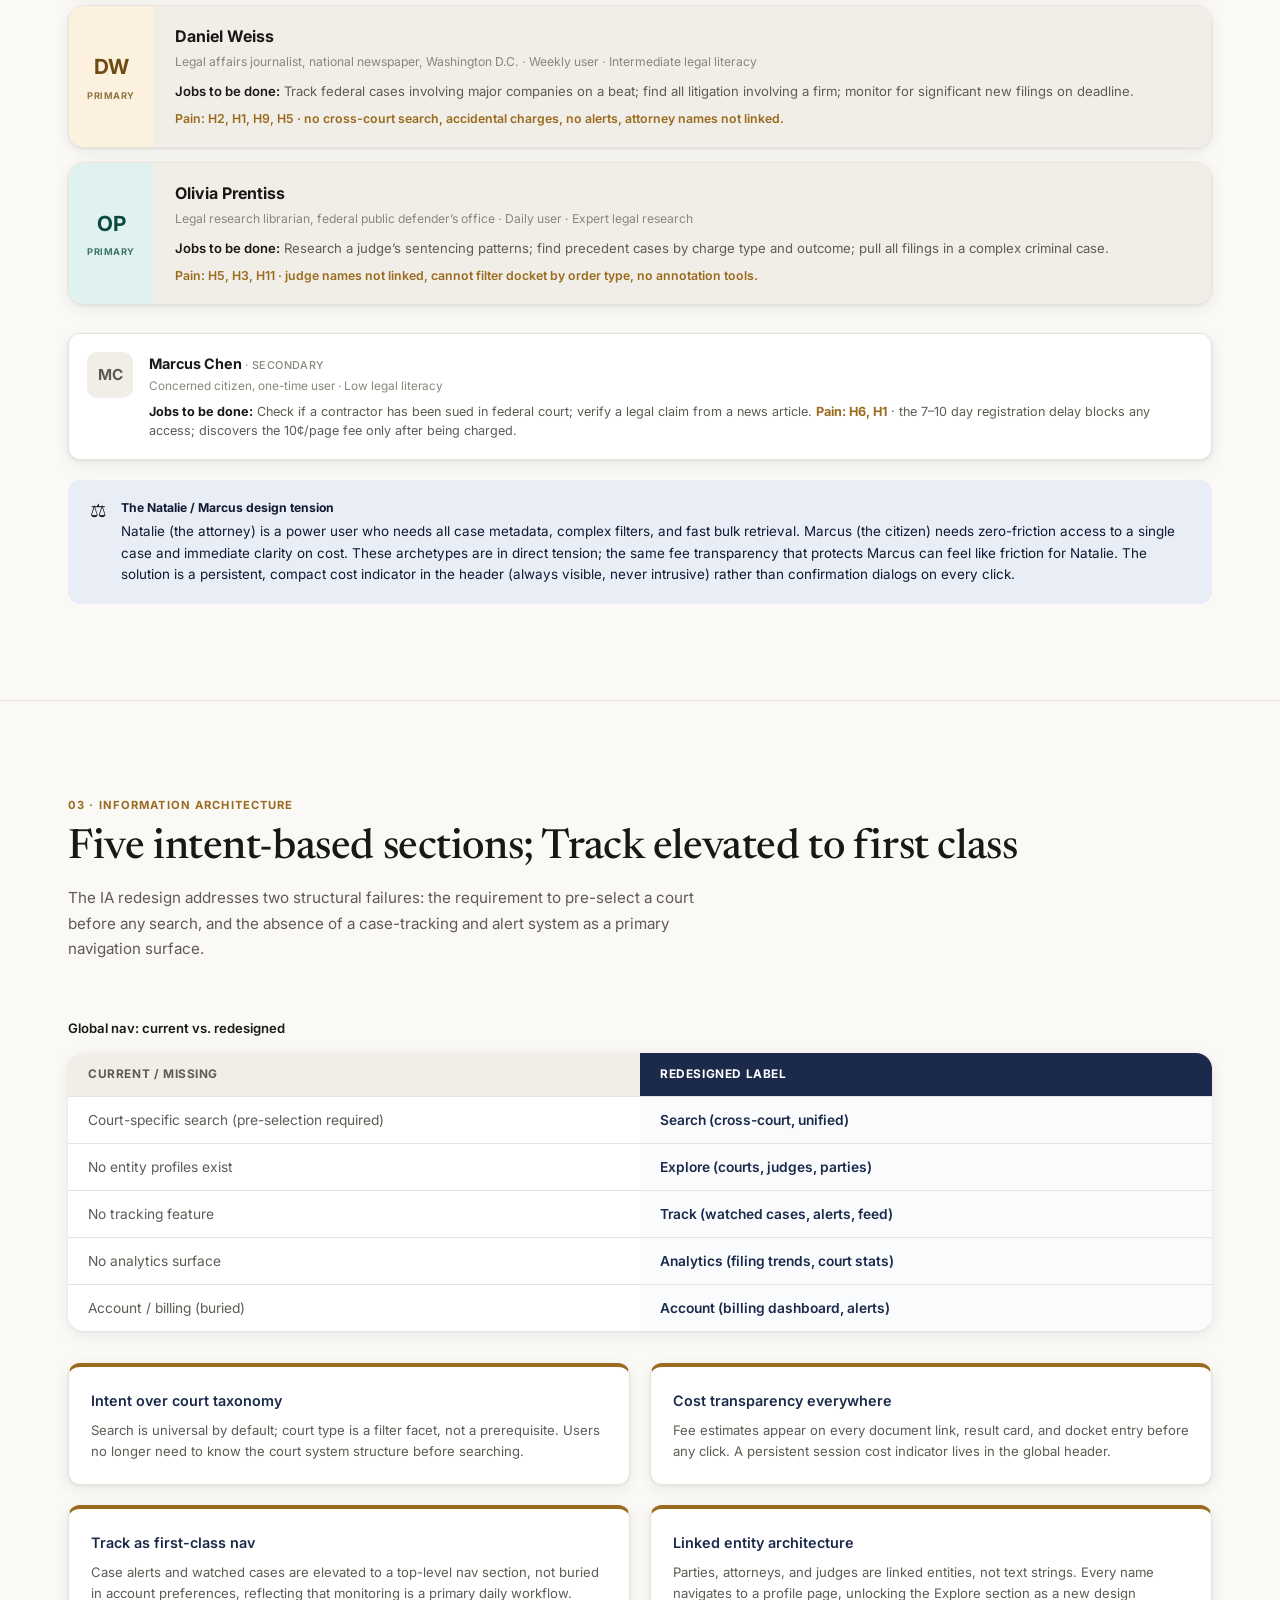
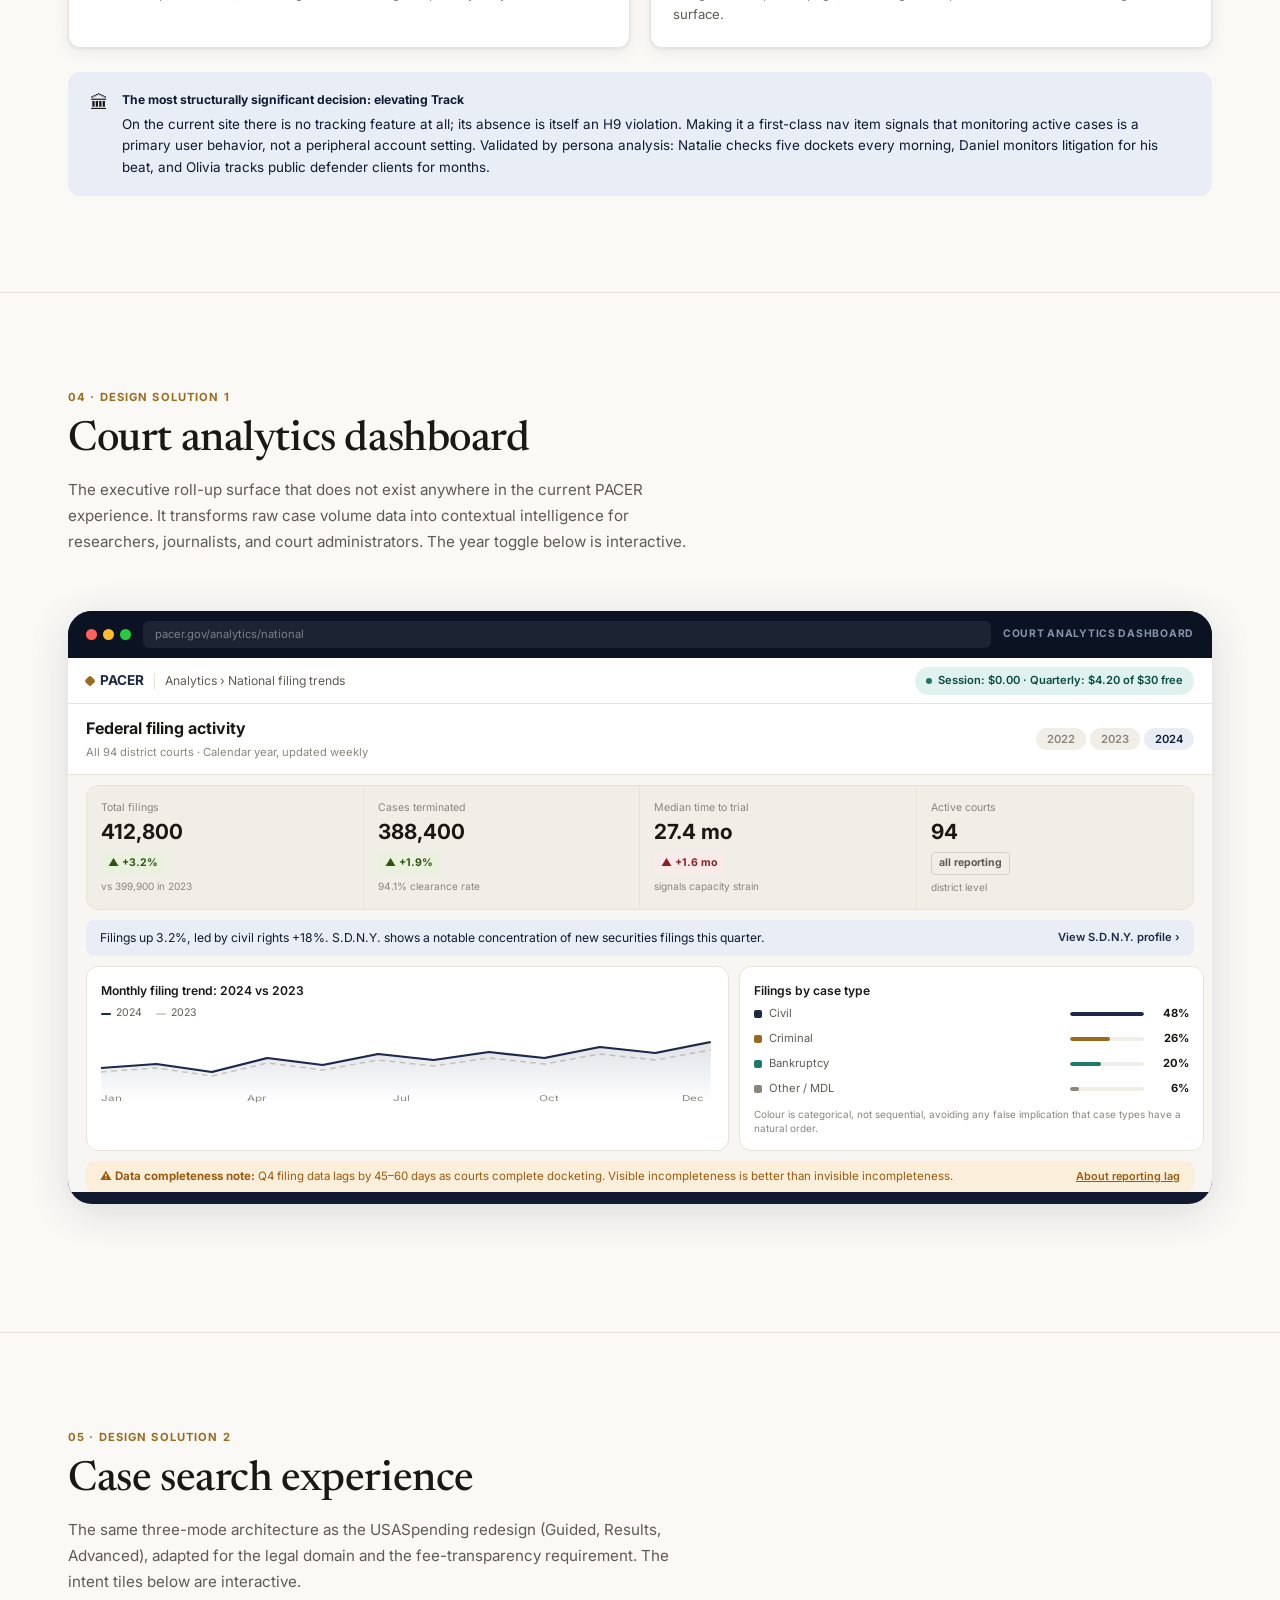
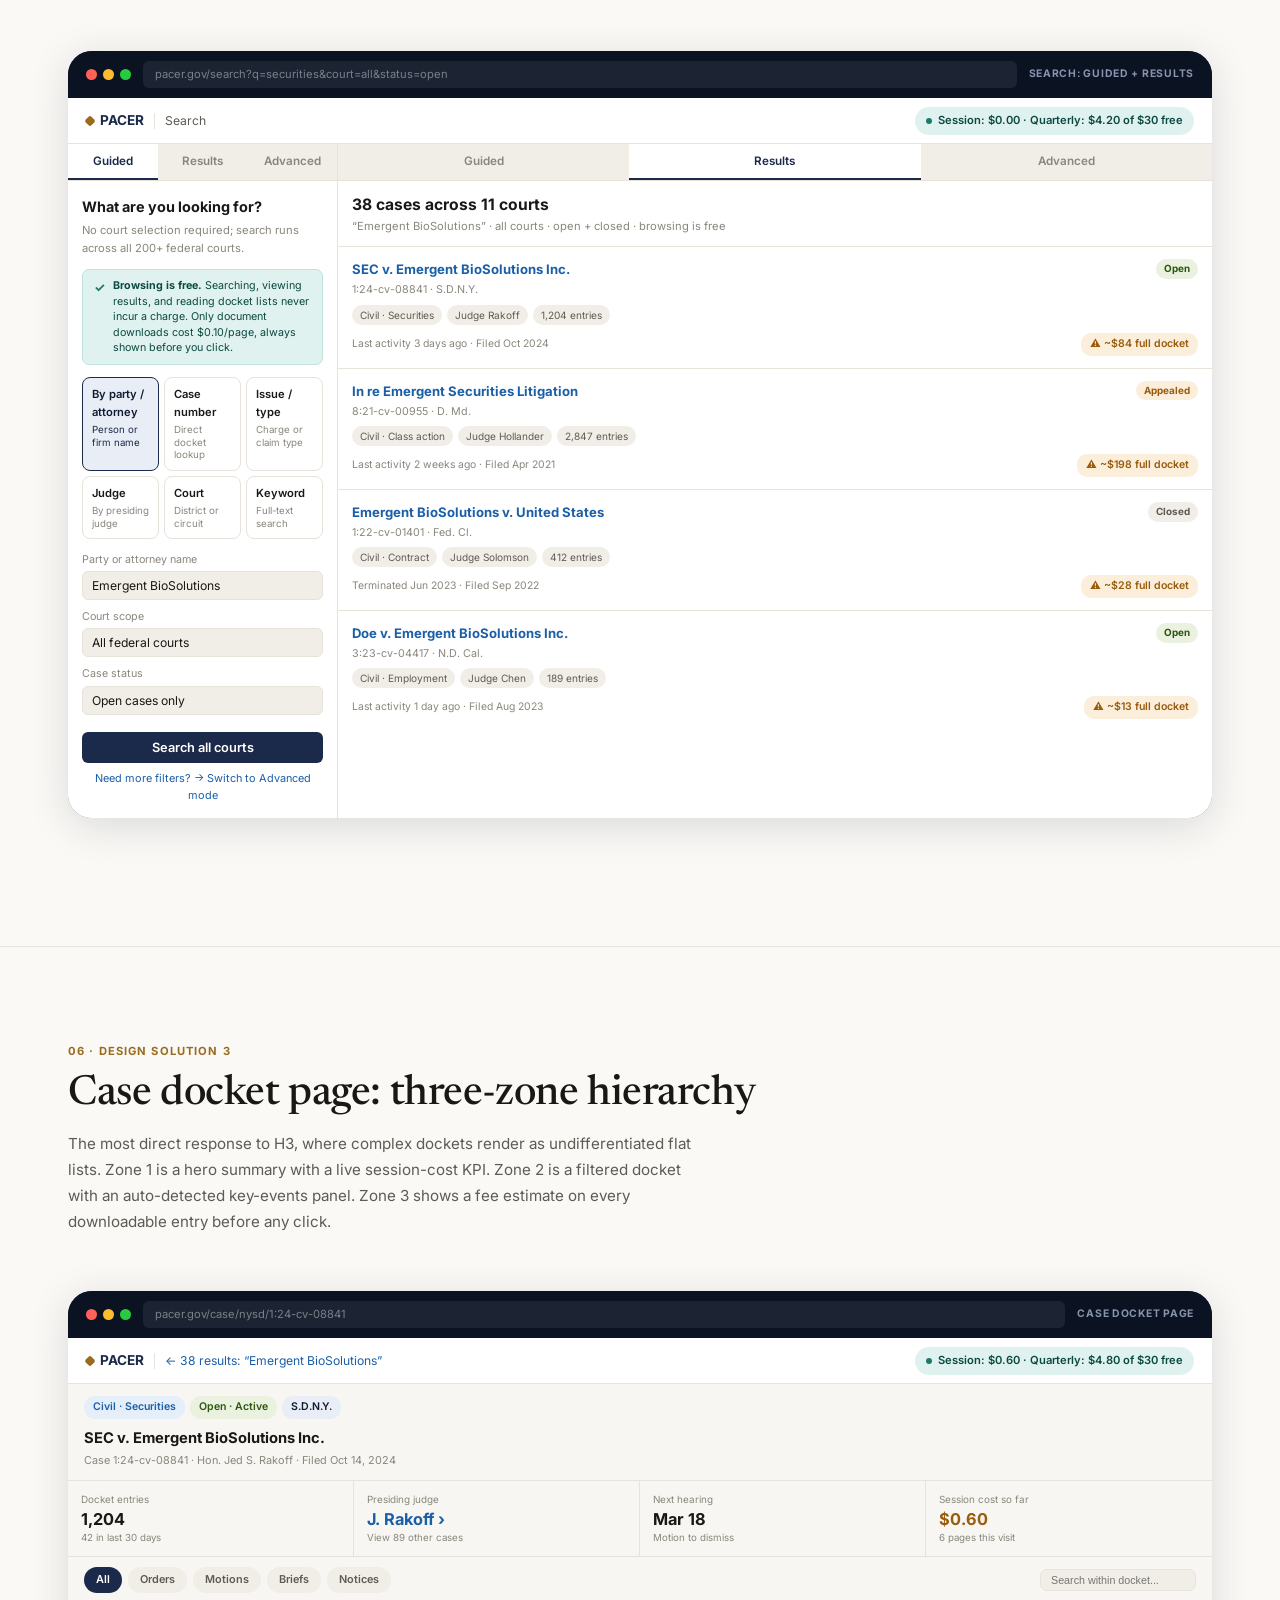
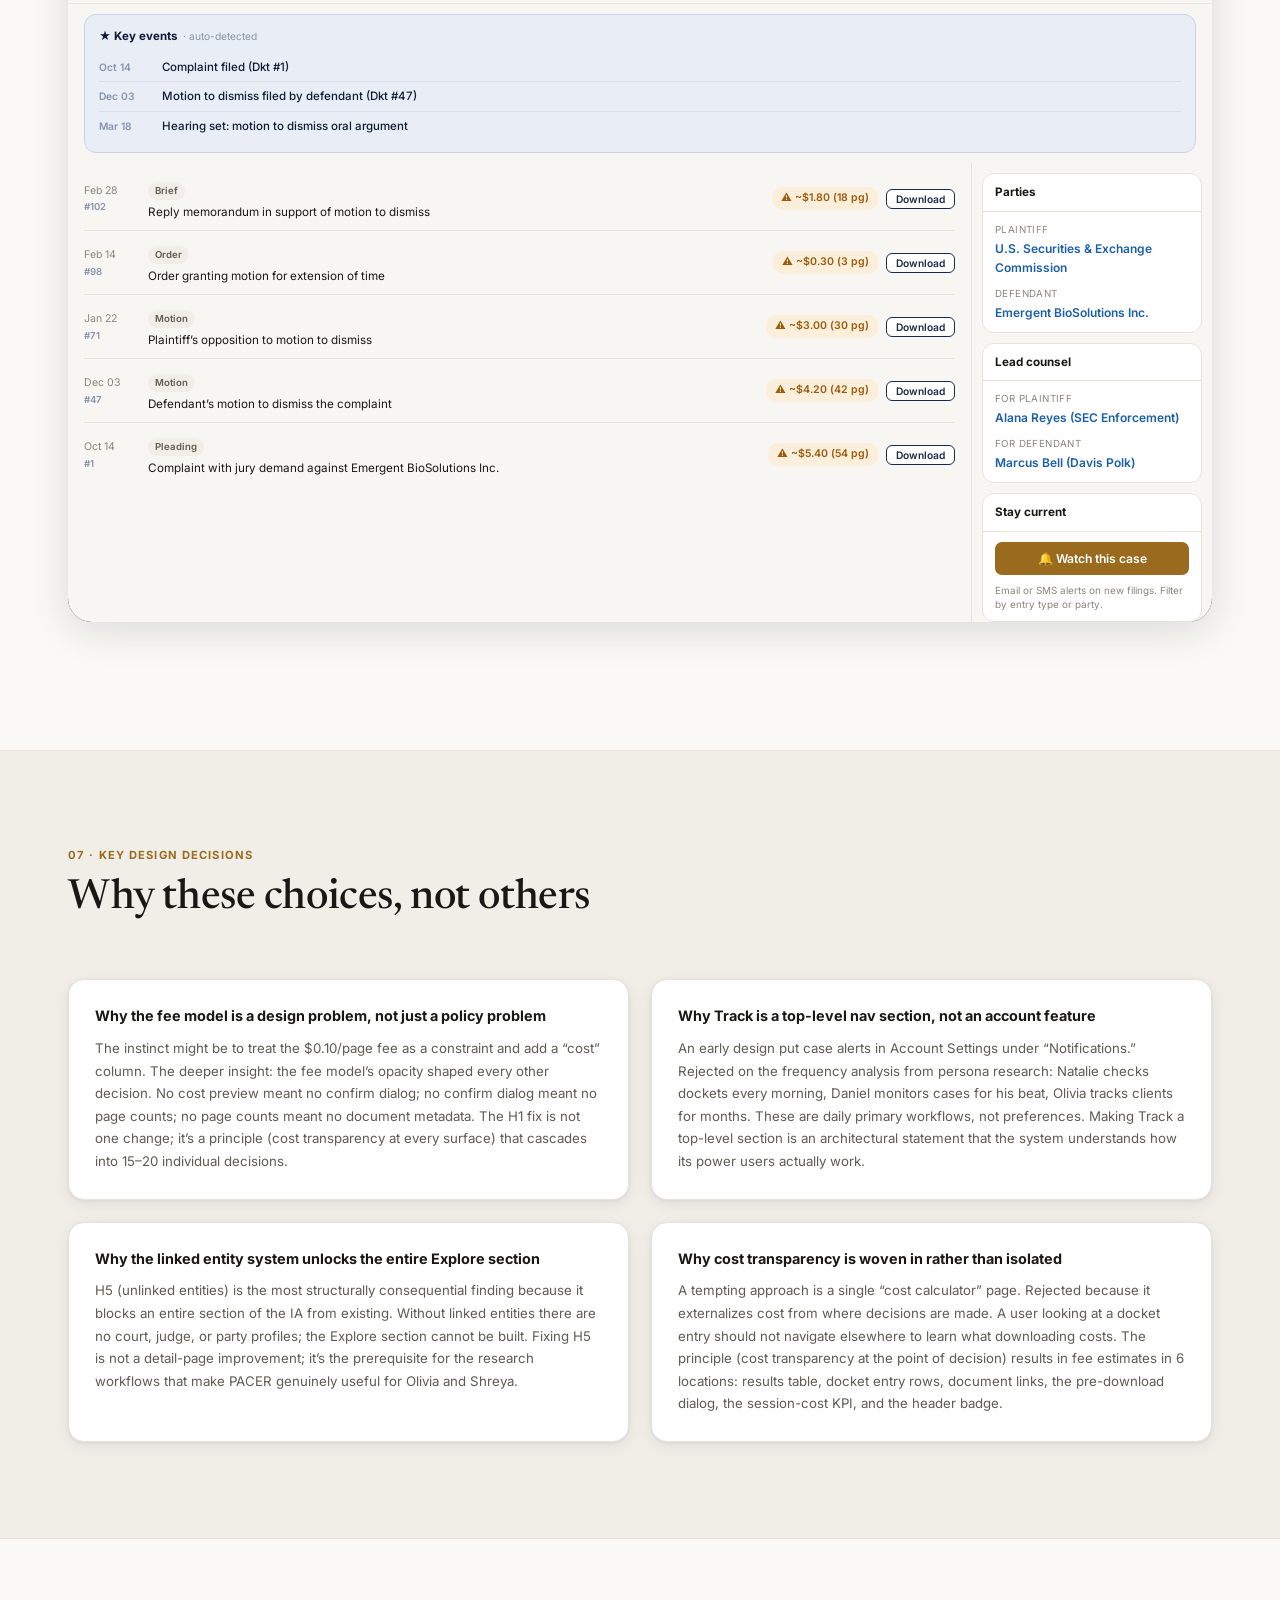
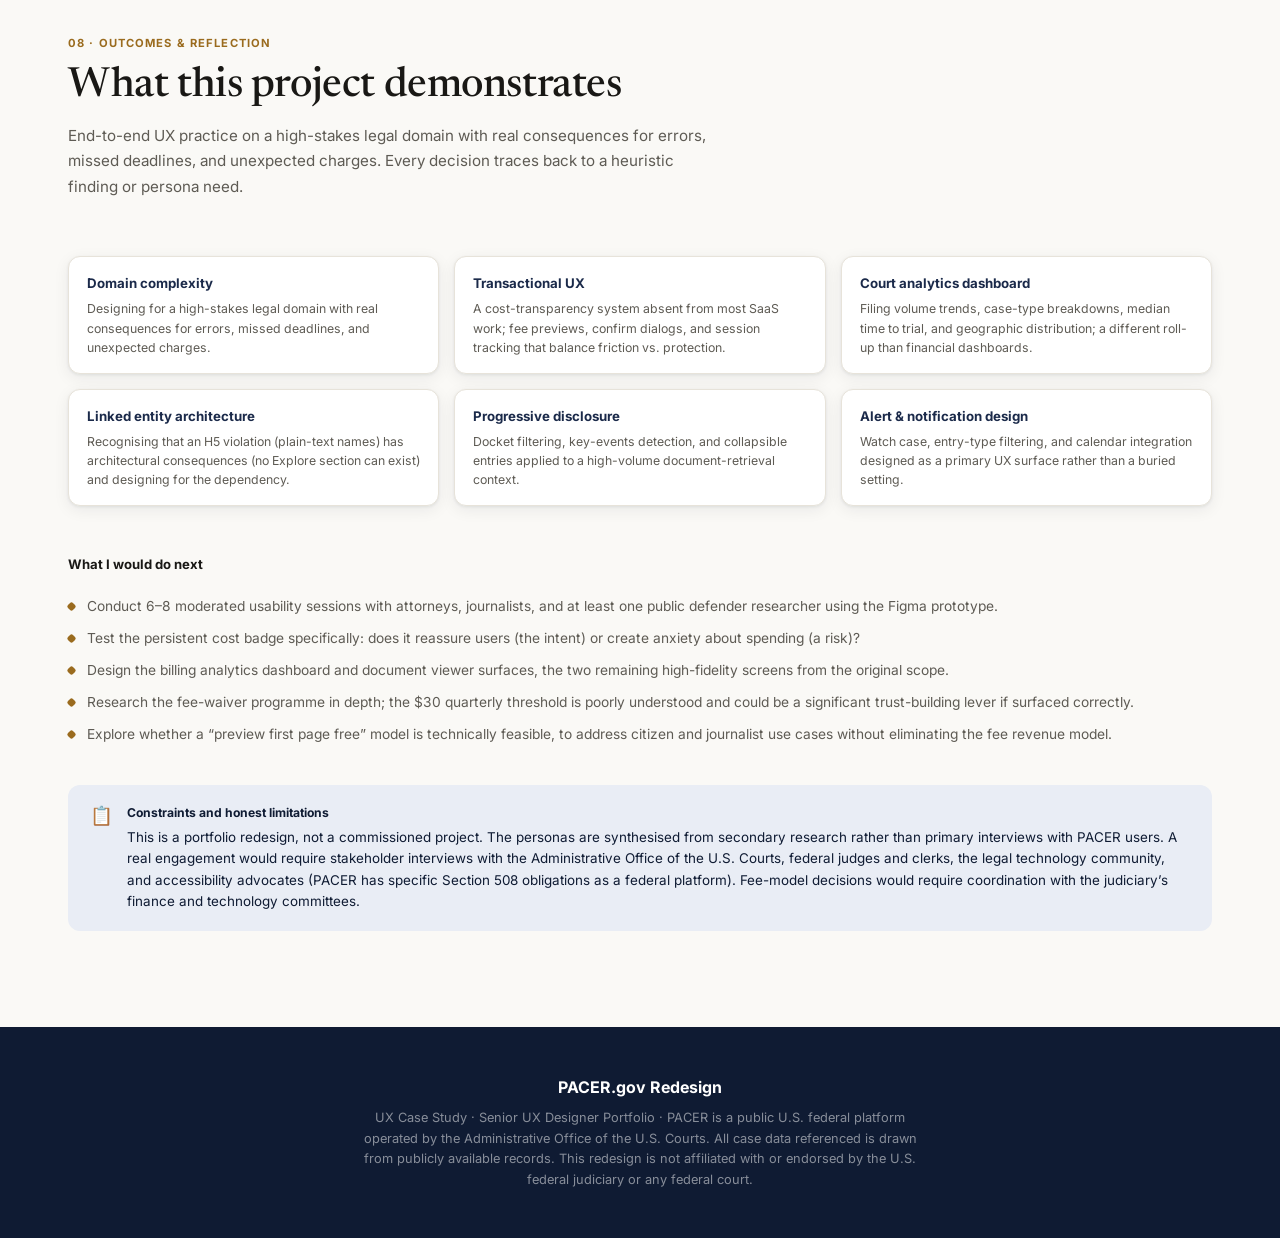
<file: PACER_Portfolio_3.html>
<!DOCTYPE html>
<html lang="en">
<head>
<meta charset="UTF-8">
<meta name="viewport" content="width=device-width, initial-scale=1.0">
<title>Gary Olacsi - PACER.gov Redesign: UX Case Study</title>
<link rel="preconnect" href="https://fonts.googleapis.com">
<link rel="preconnect" href="https://fonts.gstatic.com" crossorigin>
<link href="https://fonts.googleapis.com/css2?family=Inter:wght@300;400;500;600;700&family=Newsreader:ital,opsz,wght@0,6..72,400;0,6..72,500;1,6..72,400&display=swap" rel="stylesheet">
<style>
/* ─── TOKENS ──────────────────────────────────────────────────── */
:root {
  /* PACER identity: deep judicial navy + brass/gold accent (gavel, federal seal) */
  --nv:#1B2A4A; --nvl:#E9EDF5; --nvd:#0F1B33; --nvm:#8794AE;
  --br:#9A6B1E; --brl:#FBF1DE; --brd:#6E4B12;  /* brass */
  --te:#1D7A6B; --tel:#E0F2EF; --ted:#0A4A40;  /* teal=free/safe */
  --am:#9A5B0B; --aml:#FBEEDB;                  /* amber=fees */
  --rd:#8A2020; --rdl:#FBEAEA;                  /* critical */
  --gr:#2C5610; --grl:#EAF2DF;                  /* minor/ok */
  --gl:#F1EEE8; --gm:#D6D1C5; --gd:#1A1A18;
  --gt:#5E5B54; --gh:#8A867C;
  --bl:#1B5FA8; --bll:#E5EFFA;
  --bg:#FAF9F6; --card:#FFFFFF; --border:#E7E3DA;
  --ink:#191815; --muted:#5E5B54;
  --r-sm:8px; --r-md:12px; --r-lg:16px; --r-xl:24px;
  --shadow:0 1px 3px rgba(20,25,45,.07),0 4px 16px rgba(20,25,45,.07);
  --shadow-lg:0 8px 40px rgba(20,25,45,.14);
  --transition:.22s cubic-bezier(.4,0,.2,1);
}
*,*::before,*::after{box-sizing:border-box;margin:0;padding:0}
html{scroll-behavior:smooth;-webkit-font-smoothing:antialiased}
body{font-family:'Inter',system-ui,sans-serif;background:var(--bg);color:var(--ink);line-height:1.6;overflow-x:hidden}
a{color:var(--bl);text-decoration:none}
img{display:block;max-width:100%}
button{cursor:pointer;border:none;background:none;font-family:inherit}

/* ─── NAV ─────────────────────────────────────────────────────── */
nav{position:fixed;top:0;left:0;right:0;z-index:200;background:rgba(250,249,246,.94);backdrop-filter:blur(16px);-webkit-backdrop-filter:blur(16px);border-bottom:1px solid var(--border);height:56px;display:flex;align-items:center;transition:box-shadow .3s}
nav.scrolled{box-shadow:0 2px 20px rgba(20,25,45,.08)}
.nav-inner{max-width:1200px;margin:0 auto;padding:0 28px;display:flex;align-items:center;justify-content:space-between;width:100%;gap:24px}
.nav-logo{font-weight:700;font-size:.9rem;color:var(--nv);letter-spacing:-.02em;white-space:nowrap;display:flex;align-items:center;gap:8px}
.nav-logo::before{content:'';width:9px;height:9px;background:var(--br);border-radius:2px;transform:rotate(45deg);flex-shrink:0}
.nav-links{display:flex;gap:26px;align-items:center}
.nav-links a{font-size:.8rem;font-weight:500;color:var(--gt);transition:color var(--transition)}
.nav-links a:hover,.nav-links a.active{color:var(--nv)}
.nav-cta{font-size:.78rem;font-weight:600;padding:7px 18px;background:var(--nv);color:#fff;border-radius:20px;transition:opacity var(--transition)}
.nav-cta:hover{opacity:.85}

/* ─── HERO ────────────────────────────────────────────────────── */
#hero{min-height:100vh;display:flex;align-items:center;background:linear-gradient(150deg,#E7EBF3 0%,#F2F1EC 42%,var(--bg) 72%);padding:88px 0 80px;position:relative;overflow:hidden}
#hero::before{content:'';position:absolute;top:-160px;right:-220px;width:720px;height:720px;background:radial-gradient(circle,rgba(27,42,74,.09) 0%,transparent 70%);pointer-events:none}
#hero::after{content:'';position:absolute;bottom:-200px;left:-160px;width:560px;height:560px;background:radial-gradient(circle,rgba(154,107,30,.07) 0%,transparent 70%);pointer-events:none}
.hero-inner{max-width:1200px;margin:0 auto;padding:0 28px;display:grid;grid-template-columns:1fr 400px;gap:72px;align-items:center;position:relative}
.hero-eyebrow{display:inline-flex;align-items:center;gap:8px;font-size:.73rem;font-weight:600;color:var(--nv);background:var(--nvl);padding:5px 13px;border-radius:20px;margin-bottom:24px;letter-spacing:.06em;text-transform:uppercase}
.hero-eyebrow::before{content:'';width:6px;height:6px;background:var(--br);border-radius:50%;flex-shrink:0}
h1.hero-title{font-family:'Newsreader',Georgia,serif;font-size:clamp(2.8rem,5.5vw,4.4rem);font-weight:500;line-height:1.05;color:var(--ink);margin-bottom:22px;letter-spacing:-.01em}
h1.hero-title em{font-style:italic;color:var(--nv)}
.hero-sub{font-size:1.05rem;color:var(--muted);max-width:548px;margin-bottom:40px;line-height:1.7}
.hero-meta{display:flex;flex-wrap:wrap;gap:32px}
.hero-meta-label{font-size:.68rem;font-weight:700;color:var(--gh);text-transform:uppercase;letter-spacing:.07em;margin-bottom:3px}
.hero-meta-value{font-size:.86rem;font-weight:500;color:var(--ink)}
.hero-card{background:var(--card);border:1px solid var(--border);border-radius:var(--r-xl);padding:28px;box-shadow:var(--shadow-lg);animation:floatCard 6s ease-in-out infinite}
@keyframes floatCard{0%,100%{transform:translateY(0)}50%{transform:translateY(-6px)}}
.hero-card-title{font-size:.68rem;font-weight:700;color:var(--gh);text-transform:uppercase;letter-spacing:.1em;margin-bottom:18px}
.stat-grid{display:grid;grid-template-columns:1fr 1fr;gap:18px;margin-bottom:18px}
.stat-val{font-size:1.75rem;font-weight:700;color:var(--nv);line-height:1;margin-bottom:3px}
.stat-lbl{font-size:.72rem;color:var(--gh)}
.thesis-box{background:var(--nvl);border-left:3px solid var(--br);border-radius:0 var(--r-sm) var(--r-sm) 0;padding:13px 15px}
.thesis-box p{font-size:.8rem;color:var(--nvd);font-style:italic;line-height:1.5;margin:0}

/* ─── SECTION CHROME ──────────────────────────────────────────── */
.section{padding:96px 0}
.wrap{max-width:1200px;margin:0 auto;padding:0 28px}
.sec-head{margin-bottom:56px}
.eyebrow{font-size:.7rem;font-weight:700;color:var(--br);text-transform:uppercase;letter-spacing:.1em;margin-bottom:10px}
h2.sec-title{font-family:'Newsreader',Georgia,serif;font-size:clamp(1.8rem,3.4vw,2.6rem);font-weight:500;line-height:1.15;color:var(--ink);margin-bottom:12px;letter-spacing:-.01em}
.sec-desc{font-size:.95rem;color:var(--muted);max-width:640px;line-height:1.7}
.divider{height:1px;background:var(--border);margin:0}

/* ─── REVEAL ──────────────────────────────────────────────────── */
.reveal{opacity:0;transform:translateY(28px);transition:opacity .65s ease,transform .65s ease}
.reveal.in{opacity:1;transform:none}
.reveal-delay-1{transition-delay:.1s}.reveal-delay-2{transition-delay:.2s}.reveal-delay-3{transition-delay:.3s}

/* ─── SEVERITY SUMMARY ────────────────────────────────────────── */
.sev-row{display:grid;grid-template-columns:repeat(4,1fr);gap:14px;margin-bottom:32px}
.sev-card{border-radius:var(--r-md);padding:22px 24px}
.sev-card .n{font-size:2.6rem;font-weight:700;line-height:1;margin-bottom:4px}
.sev-card .l{font-size:.78rem;font-weight:600}
.sc-crit{background:var(--rdl)} .sc-crit .n,.sc-crit .l{color:var(--rd)}
.sc-maj{background:var(--aml)} .sc-maj .n,.sc-maj .l{color:var(--am)}
.sc-min{background:var(--grl)} .sc-min .n,.sc-min .l{color:var(--gr)}
.sc-tot{background:var(--gl)} .sc-tot .n{color:var(--gd)} .sc-tot .l{color:var(--gt)}

/* ─── FINDINGS TABLE ──────────────────────────────────────────── */
.ftable{width:100%;border-collapse:separate;border-spacing:0;border-radius:var(--r-lg);overflow:hidden;box-shadow:var(--shadow);background:var(--card)}
.ftable th{background:var(--nv);color:#fff;font-size:.75rem;font-weight:600;padding:12px 16px;text-align:left;letter-spacing:.02em}
.ftable td{padding:14px 16px;font-size:.84rem;vertical-align:top;border-bottom:1px solid var(--border)}
.ftable tr:last-child td{border-bottom:none}
.ftable tr:nth-child(even) td{background:#FAF9F6}
.sev-badge{display:inline-block;font-size:.67rem;font-weight:700;padding:3px 8px;border-radius:4px;white-space:nowrap;margin-top:4px}
.sc-b{background:var(--rdl);color:var(--rd)} .sm-b{background:var(--aml);color:var(--am)} .sn-b{background:var(--grl);color:var(--gr)}
.fid{font-weight:700;font-size:.85rem;color:var(--nv)}
.ftitle{font-weight:600;color:var(--ink);margin-bottom:4px;font-size:.85rem}
.fdesc{color:var(--muted);font-size:.82rem;line-height:1.55}
.ffix-lbl{display:inline-block;font-size:.68rem;font-weight:700;color:var(--te);margin-bottom:3px}
.ffix{color:var(--muted);font-size:.82rem;line-height:1.55}

/* ─── CALLOUT ─────────────────────────────────────────────────── */
.callout{border-radius:var(--r-md);padding:18px 22px;display:flex;gap:14px;align-items:flex-start;margin-top:24px}
.callout-icon{font-size:1.15rem;flex-shrink:0;line-height:1.4}
.callout-lbl{font-size:.76rem;font-weight:700;margin-bottom:4px}
.callout-body{font-size:.84rem;line-height:1.6}
.cq-amber{background:var(--aml)} .cq-amber .callout-lbl,.cq-amber .callout-body{color:var(--am)}
.cq-navy{background:var(--nvl)} .cq-navy .callout-lbl,.cq-navy .callout-body{color:var(--nvd)}
.cq-teal{background:var(--tel)} .cq-teal .callout-lbl,.cq-teal .callout-body{color:var(--ted)}

/* ─── PERSONAS ────────────────────────────────────────────────── */
.persona-list{display:flex;flex-direction:column;gap:14px}
.p-card{display:flex;border-radius:var(--r-lg);overflow:hidden;box-shadow:var(--shadow);background:var(--card);border:1px solid var(--border)}
.p-avatar{width:84px;flex-shrink:0;display:flex;flex-direction:column;align-items:center;justify-content:center;gap:5px;padding:20px 0}
.p-ini{font-size:1.3rem;font-weight:700}
.p-type{font-size:.58rem;font-weight:700;text-transform:uppercase;letter-spacing:.05em;opacity:.75}
.p-body{flex:1;padding:18px 22px;background:var(--gl)}
.p-name{font-weight:700;font-size:1rem;color:var(--ink);margin-bottom:2px}
.p-role{font-size:.76rem;color:var(--gh);margin-bottom:10px}
.p-jtbd{font-size:.82rem;color:var(--muted);margin-bottom:7px}
.p-jtbd strong{color:var(--ink);font-weight:600}
.p-pain{font-size:.77rem;font-weight:600;color:var(--br)}
.p-secondary-grid{display:grid;grid-template-columns:1fr;gap:14px;margin-top:14px}
.p-sec{background:var(--card);border:1px solid var(--border);border-radius:var(--r-md);padding:18px;box-shadow:var(--shadow);display:flex;gap:16px;align-items:flex-start}
.p-sec-badge{font-size:.95rem;font-weight:700;color:var(--gt);background:var(--gl);width:46px;height:46px;border-radius:10px;display:flex;align-items:center;justify-content:center;flex-shrink:0}
.p-sec-name{font-weight:700;font-size:.9rem;color:var(--gd);margin-bottom:2px}
.p-sec-role{font-size:.74rem;color:var(--gh);margin-bottom:6px}
.p-sec-desc{font-size:.79rem;color:var(--muted);line-height:1.55}

/* ─── IA ──────────────────────────────────────────────────────── */
.nav-compare{display:grid;grid-template-columns:1fr 1fr;border-radius:var(--r-lg);overflow:hidden;box-shadow:var(--shadow);background:var(--card)}
.nch-head{padding:12px 20px;font-size:.74rem;font-weight:700;letter-spacing:.05em;text-transform:uppercase}
.nch-old{background:var(--gl);color:var(--gt)}
.nch-new{background:var(--nv);color:#fff}
.nc-row{display:contents}
.nc-old,.nc-new{padding:12px 20px;font-size:.86rem;border-top:1px solid var(--border)}
.nc-old{color:var(--muted);background:#fff}
.nc-new{color:var(--nv);font-weight:600;background:#FAFBFD}
.ia-grid{display:grid;grid-template-columns:1fr 1fr;gap:20px;margin-top:32px}
.ia-card{background:var(--card);border:1px solid var(--border);border-top:4px solid var(--br);border-radius:var(--r-md);padding:22px;box-shadow:var(--shadow)}
.ia-card h4{font-size:.9rem;color:var(--nv);margin-bottom:8px;font-weight:600}
.ia-card p{font-size:.82rem;color:var(--muted);line-height:1.6}

/* ─── MOCKUP CHROME ───────────────────────────────────────────── */
.mockup-shell{background:#11192E;border-radius:var(--r-xl);overflow:hidden;box-shadow:var(--shadow-lg),0 0 0 1px rgba(255,255,255,.05);margin:32px 0}
.mockup-bar{background:#0B1222;padding:10px 18px;display:flex;align-items:center;gap:12px}
.dots{display:flex;gap:6px}
.d{width:11px;height:11px;border-radius:50%}
.d-r{background:#FF6058}.d-y{background:#FFBD2E}.d-g{background:#28CA41}
.addr-bar{flex:1;background:rgba(255,255,255,.07);border-radius:6px;padding:5px 12px;font-size:.7rem;color:rgba(255,255,255,.42)}
.mockup-tag{font-size:.65rem;font-weight:700;color:var(--nvm);text-transform:uppercase;letter-spacing:.07em;white-space:nowrap}
.mockup-body{background:#F7F6F2}

/* UI primitives */
.ui-topbar{background:#fff;border-bottom:1px solid var(--border);height:46px;display:flex;align-items:center;padding:0 18px;gap:10px}
.ui-logo{font-weight:700;font-size:.85rem;color:var(--nv);display:flex;align-items:center;gap:6px}
.ui-logo::before{content:'';width:8px;height:8px;background:var(--br);border-radius:2px;transform:rotate(45deg)}
.ui-div{width:1px;height:16px;background:var(--border)}
.ui-bc{font-size:.76rem;color:var(--gt);flex:1;overflow:hidden;white-space:nowrap;text-overflow:ellipsis}
/* persistent cost badge */
.cost-badge{font-size:.7rem;font-weight:600;padding:5px 11px;border-radius:14px;background:var(--tel);color:var(--ted);white-space:nowrap;display:flex;align-items:center;gap:6px}
.cost-badge .dotg{width:6px;height:6px;border-radius:50%;background:var(--te)}
.ui-tabs{display:flex;gap:3px}
.ui-tab{font-size:.7rem;font-weight:500;padding:5px 11px;border-radius:14px;color:var(--gh);background:var(--gl);transition:all .15s}
.ui-tab.on{background:var(--nvl);color:var(--nvd);font-weight:600}
.ui-band{padding:12px 18px;background:#fff;border-bottom:1px solid var(--border);display:flex;justify-content:space-between;align-items:center}
.ui-h-title{font-size:1rem;font-weight:700;color:var(--ink);margin-bottom:2px}
.ui-h-meta{font-size:.7rem;color:var(--gh)}
.yr-row{display:flex;gap:4px}
.yr-btn{font-size:.7rem;font-weight:600;padding:4px 11px;border-radius:14px;background:var(--gl);color:var(--gh);transition:all .2s;cursor:pointer;font-family:inherit}
.yr-btn.on{background:var(--nvl);color:var(--nvd)}

/* KPI cards */
.kpi-row{display:grid;grid-template-columns:repeat(4,1fr);margin:10px 18px;border:1px solid var(--border);border-radius:var(--r-md);overflow:hidden}
.kpi-cell{padding:14px;background:var(--gl);border-right:1px solid var(--border)}
.kpi-cell:last-child{border-right:none}
.kpi-lbl{font-size:.66rem;color:var(--gh);margin-bottom:5px}
.kpi-val{font-size:1.3rem;font-weight:700;color:var(--ink);line-height:1;margin-bottom:5px;transition:all .3s}
.kpi-badge-wrap{margin-bottom:4px}
.kpi-badge{display:inline-flex;align-items:center;gap:3px;font-size:.66rem;font-weight:700;padding:2px 7px;border-radius:4px}
.kb-up{background:var(--grl);color:var(--gr)}.kb-dn{background:var(--rdl);color:var(--rd)}.kb-nu{background:var(--gl);color:var(--gt);border:1px solid var(--gm)}
.kpi-ctx{font-size:.63rem;color:var(--gh)}

/* insight strip */
.ins-strip{margin:0 18px 10px;padding:9px 14px;background:var(--nvl);border-radius:var(--r-sm);display:flex;justify-content:space-between;align-items:center;gap:12px}
.ins-strip p{font-size:.76rem;color:var(--nvd);margin:0;line-height:1.5}
.ins-strip a{font-size:.7rem;font-weight:600;color:var(--nv);white-space:nowrap;flex-shrink:0}

/* chart + breakdown */
.chart-util-row{display:grid;grid-template-columns:58% 42%;margin:0 18px 10px;gap:10px}
.chart-card,.util-card{background:#fff;border:1px solid var(--border);border-radius:var(--r-md);padding:14px}
.cc-title{font-size:.76rem;font-weight:600;color:var(--ink);margin-bottom:5px}
.cc-leg{display:flex;gap:14px;margin-bottom:8px}
.cc-leg-item{display:flex;align-items:center;gap:5px;font-size:.66rem;color:var(--gt)}
.cc-leg-dot{width:10px;height:2px;border-radius:1px}
.cc-chart{height:72px}
.cc-svg{width:100%;height:100%;overflow:visible}
.brk-row{display:flex;align-items:center;gap:7px;margin-bottom:7px}
.brk-dot{width:8px;height:8px;border-radius:2px;flex-shrink:0}
.brk-name{font-size:.7rem;color:var(--gt);flex:1}
.brk-bar-w{width:74px;height:4px;background:var(--gl);border-radius:2px;overflow:hidden}
.brk-bar-f{height:100%;border-radius:2px}
.brk-val{font-size:.7rem;font-weight:700;color:var(--ink);width:38px;text-align:right}

/* data alert */
.data-alert{margin:0 18px 12px;padding:7px 14px;background:var(--aml);border-radius:var(--r-sm);display:flex;align-items:center;gap:10px}
.data-alert p{font-size:.72rem;color:var(--am);margin:0;flex:1;line-height:1.4}
.data-alert a{font-size:.68rem;font-weight:600;color:var(--am);text-decoration:underline;white-space:nowrap}

/* search */
.search-panels{display:grid;grid-template-columns:270px 1fr}
.guided-panel{background:#fff;border-right:1px solid var(--border)}
.results-panel{background:#fff}
.mode-bar{display:flex;background:var(--gl);border-bottom:1px solid var(--border)}
.mode-btn{flex:1;padding:10px;font-size:.73rem;font-weight:600;color:var(--gh);text-align:center;cursor:pointer;transition:all .15s;font-family:inherit;border-bottom:2px solid transparent}
.mode-btn.on{color:var(--nv);border-bottom-color:var(--nv);background:#fff}
.guided-body{padding:14px}
.g-q{font-size:.9rem;font-weight:700;color:var(--ink);margin-bottom:4px}
.g-hint{font-size:.7rem;color:var(--gh);margin-bottom:11px}
/* the green free-info bar: H1 fix at entry */
.free-bar{background:var(--tel);border:1px solid #BFE3DC;border-radius:7px;padding:8px 11px;display:flex;gap:8px;align-items:flex-start;margin-bottom:12px}
.free-bar .ck{color:var(--te);font-weight:700;flex-shrink:0;font-size:.8rem}
.free-bar p{font-size:.67rem;color:var(--ted);line-height:1.45;margin:0}
.intent-grid{display:grid;grid-template-columns:1fr 1fr 1fr;gap:5px;margin-bottom:12px}
.intent-tile{padding:8px 9px;border:1.5px solid var(--border);border-radius:8px;font-size:.7rem;font-weight:600;color:var(--ink);cursor:pointer;transition:all .15s;background:#fff}
.intent-tile.on{background:var(--nvl);border-color:var(--nv);color:var(--nvd)}
.tile-sub{font-size:.61rem;font-weight:400;color:var(--gh);margin-top:2px;line-height:1.3}
.intent-tile.on .tile-sub{color:var(--nv)}
.ff{margin-bottom:8px}
.ff-lbl{font-size:.67rem;color:var(--gh);margin-bottom:3px}
.ff-inp{width:100%;padding:6px 9px;border:1px solid var(--border);border-radius:6px;font-size:.76rem;color:var(--ink);background:var(--gl);font-family:inherit}
.search-btn{width:100%;padding:8px;background:var(--nv);color:#fff;border-radius:6px;font-size:.8rem;font-weight:600;margin-top:9px;transition:opacity .15s;font-family:inherit}
.search-btn:hover{opacity:.88}
.escalation{font-size:.68rem;color:var(--bl);text-align:center;margin-top:7px}
.r-header{padding:11px 14px;border-bottom:1px solid var(--border)}
.r-title{font-size:.98rem;font-weight:700;color:var(--ink)}
.r-meta{font-size:.7rem;color:var(--gh)}
/* result cards (H7 fix: rich metadata) */
.rcard{padding:12px 14px;border-bottom:1px solid var(--border)}
.rcard:last-child{border-bottom:none}
.rcard-top{display:flex;justify-content:space-between;align-items:flex-start;gap:12px;margin-bottom:6px}
.rcard-name{font-size:.82rem;font-weight:700;color:var(--bl)}
.rcard-num{font-size:.67rem;color:var(--gh);margin-top:1px}
.status{font-size:.62rem;font-weight:700;padding:2px 8px;border-radius:10px;white-space:nowrap}
.st-open{background:var(--grl);color:var(--gr)}
.st-closed{background:var(--gl);color:var(--gt)}
.st-appeal{background:var(--aml);color:var(--am)}
.rcard-meta{display:flex;flex-wrap:wrap;gap:5px;margin-bottom:8px}
.meta-chip{font-size:.63rem;color:var(--gt);background:var(--gl);padding:2px 8px;border-radius:10px}
.rcard-foot{display:flex;justify-content:space-between;align-items:center}
.rcard-activity{font-size:.65rem;color:var(--gh)}
/* fee estimate: shown BEFORE click (the H1 fix) */
.fee-est{font-size:.66rem;font-weight:600;color:var(--am);background:var(--aml);padding:3px 9px;border-radius:10px;display:inline-flex;align-items:center;gap:4px}

/* docket */
.docket-layout{display:grid;grid-template-columns:1fr 240px}
.docket-main{border-right:1px solid var(--border)}
.dk-badges{display:flex;gap:5px;padding:12px 16px 9px;flex-wrap:wrap}
.dk-badge{font-size:.66rem;font-weight:600;padding:3px 9px;border-radius:11px}
.db-civil{background:var(--bll);color:var(--bl)}
.db-active{background:var(--grl);color:var(--gr)}
.db-mdl{background:var(--nvl);color:var(--nvd)}
.dk-title-area{padding:0 16px 11px}
.dk-title{font-size:.92rem;font-weight:700;color:var(--ink);line-height:1.4;margin-bottom:3px}
.dk-id{font-size:.68rem;color:var(--gh)}
.kpi-band{display:grid;grid-template-columns:repeat(4,1fr);border-top:1px solid var(--border);border-bottom:1px solid var(--border)}
.kb-cell{padding:11px 13px;border-right:1px solid var(--border)}
.kb-cell:last-child{border-right:none}
.kb-lbl{font-size:.62rem;color:var(--gh);margin-bottom:3px}
.kb-val{font-size:1.02rem;font-weight:700;color:var(--ink);line-height:1}
.kb-val.link{color:var(--bl)}
.kb-val.cost{color:var(--am)}
.kb-sub{font-size:.61rem;color:var(--gh);margin-top:2px}
/* filter bar */
.filter-bar{padding:10px 16px;display:flex;gap:6px;align-items:center;border-bottom:1px solid var(--border);flex-wrap:wrap}
.fchip2{font-size:.68rem;font-weight:600;padding:4px 12px;border-radius:14px;background:var(--gl);color:var(--gt);cursor:pointer;transition:all .15s}
.fchip2.on{background:var(--nv);color:#fff}
.dk-search{margin-left:auto;font-size:.67rem;color:var(--gh);background:var(--gl);border:1px solid var(--border);border-radius:7px;padding:4px 10px;min-width:130px}
/* key events panel */
.key-events{margin:10px 16px;background:var(--nvl);border:1px solid #C9D2E4;border-radius:var(--r-md);padding:12px 14px}
.ke-title{font-size:.72rem;font-weight:700;color:var(--nvd);margin-bottom:8px;display:flex;align-items:center;gap:6px}
.ke-item{display:flex;gap:9px;align-items:baseline;padding:5px 0;border-bottom:1px solid rgba(27,42,74,.08)}
.ke-item:last-child{border-bottom:none}
.ke-date{font-size:.64rem;color:var(--nvm);width:54px;flex-shrink:0;font-weight:600}
.ke-desc{font-size:.72rem;color:var(--nvd);font-weight:500}
/* docket entries */
.dk-entries{padding:4px 16px 12px}
.dk-row{display:grid;grid-template-columns:54px 1fr auto;gap:10px;padding:9px 0;border-bottom:1px solid var(--border);align-items:center}
.dk-row:last-child{border-bottom:none}
.dk-entry-date{font-size:.66rem;color:var(--gh)}
.dk-entry-no{font-size:.6rem;color:var(--nvm);font-weight:600}
.dk-entry-desc{font-size:.73rem;color:var(--ink)}
.dk-entry-type{font-size:.6rem;font-weight:600;color:var(--gt);background:var(--gl);padding:1px 7px;border-radius:9px;display:inline-block;margin-bottom:3px}
.dk-dl{display:flex;align-items:center;gap:8px}
.dl-btn{font-size:.64rem;font-weight:600;color:var(--nv);border:1px solid var(--nv);border-radius:6px;padding:3px 9px;background:#fff;cursor:pointer}
/* docket sidebar */
.dk-sidebar{}
.sb-card{margin:10px 10px 0;background:#fff;border:1px solid var(--border);border-radius:var(--r-md);overflow:hidden}
.sb-head{padding:9px 12px;border-bottom:1px solid var(--border)}
.sb-title{font-size:.73rem;font-weight:700;color:var(--ink)}
.sb-body{padding:10px 12px}
.party-row{margin-bottom:9px}
.party-row:last-child{margin-bottom:0}
.party-role{font-size:.61rem;color:var(--gh);text-transform:uppercase;letter-spacing:.04em;margin-bottom:1px}
.party-name{font-size:.75rem;font-weight:600;color:var(--bl)}
.watch-btn{width:100%;padding:9px;background:var(--br);color:#fff;border-radius:7px;font-size:.76rem;font-weight:600;display:flex;align-items:center;justify-content:center;gap:6px;font-family:inherit}

/* ─── DECISIONS ───────────────────────────────────────────────── */
.decision-grid{display:grid;grid-template-columns:1fr 1fr;gap:22px}
.dcard{background:var(--card);border:1px solid var(--border);border-radius:var(--r-lg);padding:26px;box-shadow:var(--shadow)}
.dcard-q{font-size:.9rem;font-weight:700;color:var(--ink);margin-bottom:10px;line-height:1.45}
.dcard-a{font-size:.83rem;color:var(--muted);line-height:1.7}

/* ─── SKILLS ──────────────────────────────────────────────────── */
.skills-grid{display:grid;grid-template-columns:repeat(3,1fr);gap:15px}
.skill-card{background:var(--card);border:1px solid var(--border);border-radius:var(--r-md);padding:16px 18px;box-shadow:var(--shadow)}
.skill-card h4{font-size:.83rem;font-weight:700;color:var(--nv);margin-bottom:5px}
.skill-card p{font-size:.77rem;color:var(--muted);line-height:1.55;margin:0}
.next-list{list-style:none;display:flex;flex-direction:column;gap:10px;margin-top:20px}
.next-list li{display:flex;gap:12px;align-items:flex-start;font-size:.86rem;color:var(--muted);line-height:1.6}
.next-list li::before{content:'';width:7px;height:7px;background:var(--br);border-radius:2px;transform:rotate(45deg);flex-shrink:0;margin-top:8px}

/* ─── FOOTER ──────────────────────────────────────────────────── */
footer{background:var(--nvd);color:rgba(255,255,255,.5);padding:48px 0;text-align:center}
.footer-logo{font-weight:700;font-size:1rem;color:#fff;margin-bottom:8px}
footer p{font-size:.8rem;max-width:560px;margin:0 auto;line-height:1.6}

/* ─── RESPONSIVE ──────────────────────────────────────────────── */
@media(max-width:960px){
  .hero-inner{grid-template-columns:1fr}.hero-card{display:none}
  .sev-row{grid-template-columns:1fr 1fr}.kpi-row,.kpi-band{grid-template-columns:1fr 1fr}
  .ia-grid,.decision-grid{grid-template-columns:1fr}.skills-grid{grid-template-columns:1fr 1fr}
  .search-panels{grid-template-columns:1fr}.guided-panel{border-right:none;border-bottom:1px solid var(--border)}
  .docket-layout{grid-template-columns:1fr}.dk-sidebar{border-top:1px solid var(--border)}
  .chart-util-row{grid-template-columns:1fr}
}
@media(max-width:680px){
  .nav-links{display:none}.section{padding:64px 0}
  .sev-row,.skills-grid{grid-template-columns:1fr}
}
@media(prefers-reduced-motion:reduce){.reveal,.hero-card{animation:none;opacity:1;transform:none;transition:none}}
</style>
</head>
<body>

<nav id="nav">
  <div class="nav-inner">
    <div class="nav-logo">Gary Olacsi - PACER.gov</div>
    <div class="nav-links">
      <a href="#audit">Audit</a>
      <a href="#personas">Personas</a>
      <a href="#ia">IA</a>
      <a href="#analytics">Analytics</a>
      <a href="#search">Search</a>
      <a href="#docket">Docket</a>
    </div>
    <a href="#audit" class="nav-cta">UX Case Study</a>
  </div>
</nav>

<!-- HERO -->
<section id="hero">
  <div class="hero-inner">
    <div>
      <div class="hero-eyebrow">Principal UX Designer · Portfolio Case Study</div>
      <h1 class="hero-title">PACER.gov<br><em>Redesign</em></h1>
      <p class="hero-sub">
        Redesigning the federal judiciary&rsquo;s public court records system: the only interface
        to 1&nbsp;billion+ court documents across 200 federal courts, last meaningfully updated circa 2002.
      </p>
      <div class="hero-meta">
        <div><div class="hero-meta-label">Role</div><div class="hero-meta-value">Principal UX Designer project</div></div>
        <div><div class="hero-meta-label">Scope</div><div class="hero-meta-value">Audit · Research · IA · High-fidelity design</div></div>
        <div><div class="hero-meta-label">Tools</div><div class="hero-meta-value">Figma · PACER public data · Nielsen&rsquo;s 10 Heuristics</div></div>
      </div>
    </div>
    <div class="hero-card">
      <div class="hero-card-title">Project at a glance</div>
      <div class="stat-grid">
        <div><div class="stat-val">1B+</div><div class="stat-lbl">Court documents</div></div>
        <div><div class="stat-val">200+</div><div class="stat-lbl">Federal courts</div></div>
        <div><div class="stat-val">$0.10<span style="font-size:1rem">/pg</span></div><div class="stat-lbl">Document fee</div></div>
        <div><div class="stat-val">~50M</div><div class="stat-lbl">Registered users</div></div>
        <div><div class="stat-val">11</div><div class="stat-lbl">Heuristic violations</div></div>
        <div><div class="stat-val">$150M</div><div class="stat-lbl">Annual fee revenue</div></div>
      </div>
      <div class="thesis-box">
        <p>A fee model designed to fund the system created a perverse incentive against cost transparency. The redesign reverses that, working within the fee model while undoing its UX consequences.</p>
      </div>
    </div>
  </div>
</section>

<div class="divider"></div>

<!-- AUDIT -->
<section id="audit" class="section">
  <div class="wrap">
    <div class="sec-head reveal">
      <div class="eyebrow">01 · Heuristic Audit</div>
      <h2 class="sec-title">11 violations across 5 user flows</h2>
      <p class="sec-desc">A structured evaluation against Nielsen&rsquo;s 10 Usability Heuristics across five core flows: account registration, case search, search results, docket view, and document retrieval and billing. Severity scored 0&ndash;4.</p>
    </div>
    <div class="sev-row reveal reveal-delay-1">
      <div class="sev-card sc-crit"><div class="n">5</div><div class="l">Critical</div></div>
      <div class="sev-card sc-maj"><div class="n">4</div><div class="l">Major</div></div>
      <div class="sev-card sc-min"><div class="n">2</div><div class="l">Minor</div></div>
      <div class="sev-card sc-tot"><div class="n">11</div><div class="l">Total</div></div>
    </div>
    <table class="ftable reveal reveal-delay-2">
      <thead><tr><th style="width:60px">#</th><th style="width:190px">Finding</th><th>Description &amp; impact</th><th>Recommended fix</th></tr></thead>
      <tbody>
        <tr><td><span class="fid">H1</span><br><span class="sev-badge sc-b">Critical</span></td><td><div class="ftitle">Hidden document fees</div></td><td><div class="fdesc">$0.10/page incurred on click with no preview, no confirmation dialog, and no cost shown on results or docket entries.</div></td><td><span class="ffix-lbl">&#8599; Fix</span><div class="ffix">Show page count and cost on every document link. Optional confirm-before-charge. Persistent session cost indicator in header.</div></td></tr>
        <tr><td><span class="fid">H2</span><br><span class="sev-badge sc-b">Critical</span></td><td><div class="ftitle">No cross-court search</div></td><td><div class="fdesc">Users must select a specific court before searching. Cross-court cases require multiple separate searches.</div></td><td><span class="ffix-lbl">&#8599; Fix</span><div class="ffix">Unified search as default; court type as a filter facet, not a prerequisite. Retire the separate Case Locator.</div></td></tr>
        <tr><td><span class="fid">H3</span><br><span class="sev-badge sc-b">Critical</span></td><td><div class="ftitle">Flat, unfiltered docket list</div></td><td><div class="fdesc">Dockets with thousands of entries render as a single chronological table: no filtering, search, or grouping.</div></td><td><span class="ffix-lbl">&#8599; Fix</span><div class="ffix">Filter bar (type, date, party). Auto-detected &ldquo;key events&rdquo; panel. Collapsible routine administrative entries.</div></td></tr>
        <tr><td><span class="fid">H4</span><br><span class="sev-badge sc-b">Critical</span></td><td><div class="ftitle">Session timeout loses all context</div></td><td><div class="fdesc">A 15-minute timeout returns users to login with no recovery path. All filters and docket position are lost.</div></td><td><span class="ffix-lbl">&#8599; Fix</span><div class="ffix">Extend session to 60 minutes with visible countdown. Serialize all state in URL for seamless post-auth recovery.</div></td></tr>
        <tr><td><span class="fid">H5</span><br><span class="sev-badge sc-b">Critical</span></td><td><div class="ftitle">Unlinked party and judge entities</div></td><td><div class="fdesc">Attorney, party, and judge names are plain text. No navigation from a case to all cases involving that person or firm.</div></td><td><span class="ffix-lbl">&#8599; Fix</span><div class="ffix">Linked entity system: every name hyperlinks to a profile showing full case history. Disambiguation for name variants.</div></td></tr>
        <tr><td><span class="fid">H6</span><br><span class="sev-badge sm-b">Major</span></td><td><div class="ftitle">Mail-only registration</div></td><td><div class="fdesc">New accounts require mailing a form and waiting 7&ndash;10 days for postal credentials. No instant digital path.</div></td><td><span class="ffix-lbl">&#8599; Fix</span><div class="ffix">Instant email-verified activation. Mail option as fallback only. Guest preview mode for fee-waiver documents.</div></td></tr>
        <tr><td><span class="fid">H7</span><br><span class="sev-badge sm-b">Major</span></td><td><div class="ftitle">Thin search results</div></td><td><div class="fdesc">Results show only case number, name, court, and date. No status, judge, entry count, or fee estimate before clicking.</div></td><td><span class="ffix-lbl">&#8599; Fix</span><div class="ffix">Expand result cards: status badge, judge name, case type, entry count, last activity date, and fee estimate.</div></td></tr>
        <tr><td><span class="fid">H8</span><br><span class="sev-badge sm-b">Major</span></td><td><div class="ftitle">Billing has no analytics</div></td><td><div class="fdesc">A flat transaction log: no case grouping, no monthly total, no spend trend, no export, no budget alerts.</div></td><td><span class="ffix-lbl">&#8599; Fix</span><div class="ffix">Billing analytics: spend by case, timekeeper, and month. CSV export. Spending alerts. Quarterly fee-waiver progress.</div></td></tr>
        <tr><td><span class="fid">H9</span><br><span class="sev-badge sm-b">Major</span></td><td><div class="ftitle">No case tracking or alerts</div></td><td><div class="fdesc">No native way to watch a case for new filings. Third-party tools (CourtListener) exist specifically to fill this gap.</div></td><td><span class="ffix-lbl">&#8599; Fix</span><div class="ffix">Watch case feature with email/SMS alerts, entry-type filtering, and calendar integration for hearing dates.</div></td></tr>
        <tr><td><span class="fid">H10</span><br><span class="sev-badge sn-b">Minor</span></td><td><div class="ftitle">No mobile experience</div></td><td><div class="fdesc">Desktop-only design from the early 2000s. Core flows require horizontal scrolling and are unusable on mobile.</div></td><td><span class="ffix-lbl">&#8599; Fix</span><div class="ffix">Mobile-first quick lookup: case search, status and key dates, docket entry chips, single-document download with fee preview.</div></td></tr>
        <tr><td><span class="fid">H11</span><br><span class="sev-badge sn-b">Minor</span></td><td><div class="ftitle">No in-platform document viewer</div></td><td><div class="fdesc">Documents open as raw PDFs with no annotation, text search, citation tools, or related-document linking.</div></td><td><span class="ffix-lbl">&#8599; Fix</span><div class="ffix">Optional viewer with text search, annotation, legal citation copy, and a related-documents sidebar.</div></td></tr>
      </tbody>
    </table>
    <div class="callout cq-amber reveal reveal-delay-3">
      <div class="callout-icon">&#128161;</div>
      <div>
        <div class="callout-lbl">Key insight from the audit</div>
        <div class="callout-body">H1 (hidden fees) is the finding that most directly shapes the entire redesign. It affects 4 of 5 user archetypes at high severity and is the root of the trust problem that pervades every interaction. Every surface in the redesign incorporates a cost-transparency layer the current site completely omits.</div>
      </div>
    </div>
  </div>
</section>

<div class="divider"></div>

<!-- PERSONAS -->
<section id="personas" class="section">
  <div class="wrap">
    <div class="sec-head reveal">
      <div class="eyebrow">02 · User Research &amp; Personas</div>
      <h2 class="sec-title">Five archetypes, one fee model</h2>
      <p class="sec-desc">Synthesised from legal research workflow literature, journalism research methodology, public defender resource constraints, and the heuristic audit. They range from AmLaw 100 litigation associates with deep PACER expertise to first-time citizens who discover the fee model only after being charged.</p>
    </div>
    <div class="persona-list reveal reveal-delay-1">
      <div style="font-size:.7rem;font-weight:700;color:var(--gh);text-transform:uppercase;letter-spacing:.09em;margin-bottom:4px">Primary personas</div>
      <div class="p-card">
        <div class="p-avatar" style="background:var(--nvl);color:var(--nvd)"><div class="p-ini">NK</div><div class="p-type">Primary</div></div>
        <div class="p-body">
          <div class="p-name">Natalie Kim</div>
          <div class="p-role">Litigation associate, AmLaw 100 firm, New York · Daily user · Expert legal domain</div>
          <div class="p-jtbd"><strong>Jobs to be done:</strong> Monitor 5&ndash;10 active cases daily, retrieve specific filings under deadline, reconcile PACER charges against client matters.</div>
          <div class="p-pain">Pain: H4, H9, H8, H3 · session timeouts, no alerts, unreconcilable billing, 4,000-entry dockets with no filter.</div>
        </div>
      </div>
      <div class="p-card">
        <div class="p-avatar" style="background:var(--brl);color:var(--brd)"><div class="p-ini">DW</div><div class="p-type">Primary</div></div>
        <div class="p-body">
          <div class="p-name">Daniel Weiss</div>
          <div class="p-role">Legal affairs journalist, national newspaper, Washington D.C. · Weekly user · Intermediate legal literacy</div>
          <div class="p-jtbd"><strong>Jobs to be done:</strong> Track federal cases involving major companies on a beat; find all litigation involving a firm; monitor for significant new filings on deadline.</div>
          <div class="p-pain">Pain: H2, H1, H9, H5 · no cross-court search, accidental charges, no alerts, attorney names not linked.</div>
        </div>
      </div>
      <div class="p-card">
        <div class="p-avatar" style="background:var(--tel);color:var(--ted)"><div class="p-ini">OP</div><div class="p-type">Primary</div></div>
        <div class="p-body">
          <div class="p-name">Olivia Prentiss</div>
          <div class="p-role">Legal research librarian, federal public defender&rsquo;s office · Daily user · Expert legal research</div>
          <div class="p-jtbd"><strong>Jobs to be done:</strong> Research a judge&rsquo;s sentencing patterns; find precedent cases by charge type and outcome; pull all filings in a complex criminal case.</div>
          <div class="p-pain">Pain: H5, H3, H11 · judge names not linked, cannot filter docket by order type, no annotation tools.</div>
        </div>
      </div>
      <div class="p-secondary-grid">
        <div class="p-sec">
          <div class="p-sec-badge">MC</div>
          <div>
            <div class="p-sec-name">Marcus Chen <span style="font-weight:500;font-size:.68rem;color:var(--gh);text-transform:uppercase;letter-spacing:.04em">· Secondary</span></div>
            <div class="p-sec-role">Concerned citizen, one-time user · Low legal literacy</div>
            <div class="p-sec-desc"><strong style="color:var(--ink)">Jobs to be done:</strong> Check if a contractor has been sued in federal court; verify a legal claim from a news article. <strong style="color:var(--br)">Pain: H6, H1</strong> · the 7&ndash;10 day registration delay blocks any access; discovers the 10&cent;/page fee only after being charged.</div>
          </div>
        </div>
      </div>
    </div>
    <div class="callout cq-navy reveal reveal-delay-2" style="margin-top:20px">
      <div class="callout-icon">&#9878;&#65039;</div>
      <div>
        <div class="callout-lbl">The Natalie / Marcus design tension</div>
        <div class="callout-body">Natalie (the attorney) is a power user who needs all case metadata, complex filters, and fast bulk retrieval. Marcus (the citizen) needs zero-friction access to a single case and immediate clarity on cost. These archetypes are in direct tension; the same fee transparency that protects Marcus can feel like friction for Natalie. The solution is a persistent, compact cost indicator in the header (always visible, never intrusive) rather than confirmation dialogs on every click.</div>
      </div>
    </div>
  </div>
</section>

<div class="divider"></div>

<!-- IA -->
<section id="ia" class="section">
  <div class="wrap">
    <div class="sec-head reveal">
      <div class="eyebrow">03 · Information Architecture</div>
      <h2 class="sec-title">Five intent-based sections; Track elevated to first class</h2>
      <p class="sec-desc">The IA redesign addresses two structural failures: the requirement to pre-select a court before any search, and the absence of a case-tracking and alert system as a primary navigation surface.</p>
    </div>
    <div class="reveal reveal-delay-1" style="margin-bottom:32px">
      <div style="font-size:.82rem;font-weight:600;color:var(--ink);margin-bottom:14px">Global nav: current vs. redesigned</div>
      <div class="nav-compare">
        <div class="nch-head nch-old">Current / missing</div>
        <div class="nch-head nch-new">Redesigned label</div>
        <div class="nc-row"><div class="nc-old">Court-specific search (pre-selection required)</div><div class="nc-new">Search (cross-court, unified)</div></div>
        <div class="nc-row"><div class="nc-old">No entity profiles exist</div><div class="nc-new">Explore (courts, judges, parties)</div></div>
        <div class="nc-row"><div class="nc-old">No tracking feature</div><div class="nc-new">Track (watched cases, alerts, feed)</div></div>
        <div class="nc-row"><div class="nc-old">No analytics surface</div><div class="nc-new">Analytics (filing trends, court stats)</div></div>
        <div class="nc-row"><div class="nc-old">Account / billing (buried)</div><div class="nc-new">Account (billing dashboard, alerts)</div></div>
      </div>
    </div>
    <div class="ia-grid reveal reveal-delay-2">
      <div class="ia-card"><h4>Intent over court taxonomy</h4><p>Search is universal by default; court type is a filter facet, not a prerequisite. Users no longer need to know the court system structure before searching.</p></div>
      <div class="ia-card"><h4>Cost transparency everywhere</h4><p>Fee estimates appear on every document link, result card, and docket entry before any click. A persistent session cost indicator lives in the global header.</p></div>
      <div class="ia-card"><h4>Track as first-class nav</h4><p>Case alerts and watched cases are elevated to a top-level nav section, not buried in account preferences, reflecting that monitoring is a primary daily workflow.</p></div>
      <div class="ia-card"><h4>Linked entity architecture</h4><p>Parties, attorneys, and judges are linked entities, not text strings. Every name navigates to a profile page, unlocking the Explore section as a new design surface.</p></div>
    </div>
    <div class="callout cq-navy reveal reveal-delay-3" style="margin-top:24px">
      <div class="callout-icon">&#127963;</div>
      <div>
        <div class="callout-lbl">The most structurally significant decision: elevating Track</div>
        <div class="callout-body">On the current site there is no tracking feature at all; its absence is itself an H9 violation. Making it a first-class nav item signals that monitoring active cases is a primary user behavior, not a peripheral account setting. Validated by persona analysis: Natalie checks five dockets every morning, Daniel monitors litigation for his beat, and Olivia tracks public defender clients for months.</div>
      </div>
    </div>
  </div>
</section>

<div class="divider"></div>

<!-- ANALYTICS DASHBOARD -->
<section id="analytics" class="section">
  <div class="wrap">
    <div class="sec-head reveal">
      <div class="eyebrow">04 · Design Solution 1</div>
      <h2 class="sec-title">Court analytics dashboard</h2>
      <p class="sec-desc">The executive roll-up surface that does not exist anywhere in the current PACER experience. It transforms raw case volume data into contextual intelligence for researchers, journalists, and court administrators. The year toggle below is interactive.</p>
    </div>
    <div class="mockup-shell reveal reveal-delay-1">
      <div class="mockup-bar">
        <div class="dots"><div class="d d-r"></div><div class="d d-y"></div><div class="d d-g"></div></div>
        <div class="addr-bar">pacer.gov/analytics/national</div>
        <div class="mockup-tag">Court Analytics Dashboard</div>
      </div>
      <div class="mockup-body">
        <div class="ui-topbar">
          <span class="ui-logo">PACER</span><span class="ui-div"></span>
          <span class="ui-bc">Analytics &rsaquo; National filing trends</span>
          <span class="cost-badge"><span class="dotg"></span>Session: $0.00 · Quarterly: $4.20 of $30 free</span>
        </div>
        <div class="ui-band">
          <div>
            <div class="ui-h-title">Federal filing activity</div>
            <div class="ui-h-meta">All 94 district courts · Calendar year, updated weekly</div>
          </div>
          <div class="yr-row">
            <button class="yr-btn" onclick="setYr(2022)">2022</button>
            <button class="yr-btn" onclick="setYr(2023)">2023</button>
            <button class="yr-btn on" onclick="setYr(2024)">2024</button>
          </div>
        </div>
        <div class="kpi-row">
          <div class="kpi-cell">
            <div class="kpi-lbl">Total filings</div>
            <div class="kpi-val" id="kv0">412,800</div>
            <div class="kpi-badge-wrap"><span class="kpi-badge kb-up" id="kb0">&#9650; +3.2%</span></div>
            <div class="kpi-ctx" id="kc0">vs 399,900 in 2023</div>
          </div>
          <div class="kpi-cell">
            <div class="kpi-lbl">Cases terminated</div>
            <div class="kpi-val" id="kv1">388,400</div>
            <div class="kpi-badge-wrap"><span class="kpi-badge kb-up" id="kb1">&#9650; +1.9%</span></div>
            <div class="kpi-ctx" id="kc1">94.1% clearance rate</div>
          </div>
          <div class="kpi-cell">
            <div class="kpi-lbl">Median time to trial</div>
            <div class="kpi-val" id="kv2">27.4 mo</div>
            <div class="kpi-badge-wrap"><span class="kpi-badge kb-dn" id="kb2">&#9650; +1.6 mo</span></div>
            <div class="kpi-ctx" id="kc2">signals capacity strain</div>
          </div>
          <div class="kpi-cell" style="border-right:none">
            <div class="kpi-lbl">Active courts</div>
            <div class="kpi-val" id="kv3">94</div>
            <div class="kpi-badge-wrap"><span class="kpi-badge kb-nu" id="kb3">all reporting</span></div>
            <div class="kpi-ctx" id="kc3">district level</div>
          </div>
        </div>
        <div class="ins-strip" style="margin:0 18px 10px">
          <p>Filings up 3.2%, led by civil rights +18%. S.D.N.Y. shows a notable concentration of new securities filings this quarter.</p>
          <a href="#">View S.D.N.Y. profile &rsaquo;</a>
        </div>
        <div class="chart-util-row">
          <div class="chart-card">
            <div class="cc-title">Monthly filing trend: 2024 vs 2023</div>
            <div class="cc-leg">
              <div class="cc-leg-item"><div class="cc-leg-dot" style="background:var(--nv)"></div>2024</div>
              <div class="cc-leg-item"><div class="cc-leg-dot" style="background:var(--gm);border-top:1.5px dashed var(--gm)"></div>2023</div>
            </div>
            <div class="cc-chart">
              <svg class="cc-svg" viewBox="0 0 420 72" preserveAspectRatio="none" aria-label="Monthly filing trend chart">
                <polyline points="0,42 38,38 76,46 114,33 152,40 190,30 228,36 266,28 304,34 342,24 380,30 418,20" fill="none" stroke="#D6D1C5" stroke-width="1.5" stroke-dasharray="4,3" stroke-linejoin="round"/>
                <polygon points="0,38 38,34 76,42 114,28 152,35 190,24 228,30 266,22 304,28 342,17 380,23 418,12 418,72 0,72" fill="url(#g)" opacity=".14"/>
                <polyline points="0,38 38,34 76,42 114,28 152,35 190,24 228,30 266,22 304,28 342,17 380,23 418,12" fill="none" stroke="#1B2A4A" stroke-width="2.2" stroke-linejoin="round"/>
                <defs><linearGradient id="g" x1="0" y1="0" x2="0" y2="1"><stop offset="0%" stop-color="#1B2A4A"/><stop offset="100%" stop-color="#1B2A4A" stop-opacity="0"/></linearGradient></defs>
                <text x="0" y="71" font-size="8" fill="#8A867C" font-family="Inter">Jan</text>
                <text x="100" y="71" font-size="8" fill="#8A867C" font-family="Inter">Apr</text>
                <text x="200" y="71" font-size="8" fill="#8A867C" font-family="Inter">Jul</text>
                <text x="300" y="71" font-size="8" fill="#8A867C" font-family="Inter">Oct</text>
                <text x="398" y="71" font-size="8" fill="#8A867C" font-family="Inter">Dec</text>
              </svg>
            </div>
          </div>
          <div class="util-card">
            <div class="cc-title">Filings by case type</div>
            <div class="brk-row"><div class="brk-dot" style="background:var(--nv)"></div><div class="brk-name">Civil</div><div class="brk-bar-w"><div class="brk-bar-f" style="width:100%;background:var(--nv)"></div></div><div class="brk-val">48%</div></div>
            <div class="brk-row"><div class="brk-dot" style="background:var(--br)"></div><div class="brk-name">Criminal</div><div class="brk-bar-w"><div class="brk-bar-f" style="width:54%;background:var(--br)"></div></div><div class="brk-val">26%</div></div>
            <div class="brk-row"><div class="brk-dot" style="background:var(--te)"></div><div class="brk-name">Bankruptcy</div><div class="brk-bar-w"><div class="brk-bar-f" style="width:42%;background:var(--te)"></div></div><div class="brk-val">20%</div></div>
            <div class="brk-row"><div class="brk-dot" style="background:var(--gh)"></div><div class="brk-name">Other / MDL</div><div class="brk-bar-w"><div class="brk-bar-f" style="width:12%;background:var(--gh)"></div></div><div class="brk-val">6%</div></div>
            <p style="font-size:.62rem;color:var(--gh);margin-top:10px;line-height:1.4">Colour is categorical, not sequential, avoiding any false implication that case types have a natural order.</p>
          </div>
        </div>
        <div class="data-alert">
          <p><strong>&#9888; Data completeness note:</strong> Q4 filing data lags by 45&ndash;60 days as courts complete docketing. Visible incompleteness is better than invisible incompleteness.</p>
          <a href="#">About reporting lag</a>
        </div>
      </div>
    </div>
  </div>
</section>

<div class="divider"></div>

<!-- SEARCH -->
<section id="search" class="section">
  <div class="wrap">
    <div class="sec-head reveal">
      <div class="eyebrow">05 · Design Solution 2</div>
      <h2 class="sec-title">Case search experience</h2>
      <p class="sec-desc">The same three-mode architecture as the USASpending redesign (Guided, Results, Advanced), adapted for the legal domain and the fee-transparency requirement. The intent tiles below are interactive.</p>
    </div>
    <div class="mockup-shell reveal reveal-delay-1">
      <div class="mockup-bar">
        <div class="dots"><div class="d d-r"></div><div class="d d-y"></div><div class="d d-g"></div></div>
        <div class="addr-bar">pacer.gov/search?q=securities&amp;court=all&amp;status=open</div>
        <div class="mockup-tag">Search: Guided + Results</div>
      </div>
      <div class="mockup-body">
        <div class="ui-topbar">
          <span class="ui-logo">PACER</span><span class="ui-div"></span>
          <span class="ui-bc">Search</span>
          <span class="cost-badge"><span class="dotg"></span>Session: $0.00 · Quarterly: $4.20 of $30 free</span>
        </div>
        <div class="search-panels">
          <div class="guided-panel">
            <div class="mode-bar">
              <button class="mode-btn on">Guided</button>
              <button class="mode-btn">Results</button>
              <button class="mode-btn">Advanced</button>
            </div>
            <div class="guided-body">
              <div class="g-q">What are you looking for?</div>
              <div class="g-hint">No court selection required; search runs across all 200+ federal courts.</div>
              <div class="free-bar">
                <span class="ck">&#10003;</span>
                <p><strong>Browsing is free.</strong> Searching, viewing results, and reading docket lists never incur a charge. Only document downloads cost $0.10/page, always shown before you click.</p>
              </div>
              <div class="intent-grid">
                <div class="intent-tile on" onclick="selTile(this)">By party / attorney<div class="tile-sub">Person or firm name</div></div>
                <div class="intent-tile" onclick="selTile(this)">Case number<div class="tile-sub">Direct docket lookup</div></div>
                <div class="intent-tile" onclick="selTile(this)">Issue / type<div class="tile-sub">Charge or claim type</div></div>
                <div class="intent-tile" onclick="selTile(this)">Judge<div class="tile-sub">By presiding judge</div></div>
                <div class="intent-tile" onclick="selTile(this)">Court<div class="tile-sub">District or circuit</div></div>
                <div class="intent-tile" onclick="selTile(this)">Keyword<div class="tile-sub">Full-text search</div></div>
              </div>
              <div class="ff"><div class="ff-lbl">Party or attorney name</div><input class="ff-inp" value="Emergent BioSolutions" readonly></div>
              <div class="ff"><div class="ff-lbl">Court scope</div><input class="ff-inp" value="All federal courts" readonly></div>
              <div class="ff"><div class="ff-lbl">Case status</div><input class="ff-inp" value="Open cases only" readonly></div>
              <button class="search-btn">Search all courts</button>
              <div class="escalation">Need more filters? &rarr; <a href="#">Switch to Advanced mode</a></div>
            </div>
          </div>
          <div class="results-panel">
            <div class="mode-bar">
              <button class="mode-btn">Guided</button>
              <button class="mode-btn on">Results</button>
              <button class="mode-btn">Advanced</button>
            </div>
            <div class="r-header">
              <div class="r-title">38 cases across 11 courts</div>
              <div class="r-meta">&ldquo;Emergent BioSolutions&rdquo; · all courts · open + closed · browsing is free</div>
            </div>
            <div class="rcard">
              <div class="rcard-top">
                <div><div class="rcard-name">SEC v. Emergent BioSolutions Inc.</div><div class="rcard-num">1:24-cv-08841 · S.D.N.Y.</div></div>
                <span class="status st-open">Open</span>
              </div>
              <div class="rcard-meta">
                <span class="meta-chip">Civil · Securities</span><span class="meta-chip">Judge Rakoff</span><span class="meta-chip">1,204 entries</span>
              </div>
              <div class="rcard-foot">
                <span class="rcard-activity">Last activity 3 days ago · Filed Oct 2024</span>
                <span class="fee-est">&#9888; ~$84 full docket</span>
              </div>
            </div>
            <div class="rcard">
              <div class="rcard-top">
                <div><div class="rcard-name">In re Emergent Securities Litigation</div><div class="rcard-num">8:21-cv-00955 · D. Md.</div></div>
                <span class="status st-appeal">Appealed</span>
              </div>
              <div class="rcard-meta">
                <span class="meta-chip">Civil · Class action</span><span class="meta-chip">Judge Hollander</span><span class="meta-chip">2,847 entries</span>
              </div>
              <div class="rcard-foot">
                <span class="rcard-activity">Last activity 2 weeks ago · Filed Apr 2021</span>
                <span class="fee-est">&#9888; ~$198 full docket</span>
              </div>
            </div>
            <div class="rcard">
              <div class="rcard-top">
                <div><div class="rcard-name">Emergent BioSolutions v. United States</div><div class="rcard-num">1:22-cv-01401 · Fed. Cl.</div></div>
                <span class="status st-closed">Closed</span>
              </div>
              <div class="rcard-meta">
                <span class="meta-chip">Civil · Contract</span><span class="meta-chip">Judge Solomson</span><span class="meta-chip">412 entries</span>
              </div>
              <div class="rcard-foot">
                <span class="rcard-activity">Terminated Jun 2023 · Filed Sep 2022</span>
                <span class="fee-est">&#9888; ~$28 full docket</span>
              </div>
            </div>
            <div class="rcard">
              <div class="rcard-top">
                <div><div class="rcard-name">Doe v. Emergent BioSolutions Inc.</div><div class="rcard-num">3:23-cv-04417 · N.D. Cal.</div></div>
                <span class="status st-open">Open</span>
              </div>
              <div class="rcard-meta">
                <span class="meta-chip">Civil · Employment</span><span class="meta-chip">Judge Chen</span><span class="meta-chip">189 entries</span>
              </div>
              <div class="rcard-foot">
                <span class="rcard-activity">Last activity 1 day ago · Filed Aug 2023</span>
                <span class="fee-est">&#9888; ~$13 full docket</span>
              </div>
            </div>
          </div>
        </div>
      </div>
    </div>
  </div>
</section>

<div class="divider"></div>

<!-- DOCKET -->
<section id="docket" class="section">
  <div class="wrap">
    <div class="sec-head reveal">
      <div class="eyebrow">06 · Design Solution 3</div>
      <h2 class="sec-title">Case docket page: three-zone hierarchy</h2>
      <p class="sec-desc">The most direct response to H3, where complex dockets render as undifferentiated flat lists. Zone 1 is a hero summary with a live session-cost KPI. Zone 2 is a filtered docket with an auto-detected key-events panel. Zone 3 shows a fee estimate on every downloadable entry before any click.</p>
    </div>
    <div class="mockup-shell reveal reveal-delay-1">
      <div class="mockup-bar">
        <div class="dots"><div class="d d-r"></div><div class="d d-y"></div><div class="d d-g"></div></div>
        <div class="addr-bar">pacer.gov/case/nysd/1:24-cv-08841</div>
        <div class="mockup-tag">Case Docket Page</div>
      </div>
      <div class="mockup-body">
        <div class="ui-topbar">
          <span class="ui-logo">PACER</span><span class="ui-div"></span>
          <span class="ui-bc" style="color:var(--bl)">&larr; 38 results: &ldquo;Emergent BioSolutions&rdquo;</span>
          <span class="cost-badge"><span class="dotg"></span>Session: $0.60 · Quarterly: $4.80 of $30 free</span>
        </div>
        <!-- Zone 1 hero -->
        <div class="dk-badges">
          <span class="dk-badge db-civil">Civil · Securities</span>
          <span class="dk-badge db-active">Open · Active</span>
          <span class="dk-badge db-mdl">S.D.N.Y.</span>
        </div>
        <div class="dk-title-area">
          <div class="dk-title">SEC v. Emergent BioSolutions Inc.</div>
          <div class="dk-id">Case 1:24-cv-08841 · Hon. Jed S. Rakoff · Filed Oct 14, 2024</div>
        </div>
        <div class="kpi-band">
          <div class="kb-cell"><div class="kb-lbl">Docket entries</div><div class="kb-val">1,204</div><div class="kb-sub">42 in last 30 days</div></div>
          <div class="kb-cell"><div class="kb-lbl">Presiding judge</div><div class="kb-val link">J. Rakoff &rsaquo;</div><div class="kb-sub">View 89 other cases</div></div>
          <div class="kb-cell"><div class="kb-lbl">Next hearing</div><div class="kb-val">Mar 18</div><div class="kb-sub">Motion to dismiss</div></div>
          <div class="kb-cell" style="border-right:none"><div class="kb-lbl">Session cost so far</div><div class="kb-val cost">$0.60</div><div class="kb-sub">6 pages this visit</div></div>
        </div>
        <!-- Zone 2 filter bar -->
        <div class="filter-bar">
          <span class="fchip2 on">All</span>
          <span class="fchip2">Orders</span>
          <span class="fchip2">Motions</span>
          <span class="fchip2">Briefs</span>
          <span class="fchip2">Notices</span>
          <input class="dk-search" placeholder="Search within docket..." readonly>
        </div>
        <!-- key events panel -->
        <div class="key-events">
          <div class="ke-title">&#9733; Key events <span style="font-weight:400;color:var(--nvm);font-size:.64rem">· auto-detected</span></div>
          <div class="ke-item"><span class="ke-date">Oct 14</span><span class="ke-desc">Complaint filed (Dkt #1)</span></div>
          <div class="ke-item"><span class="ke-date">Dec 03</span><span class="ke-desc">Motion to dismiss filed by defendant (Dkt #47)</span></div>
          <div class="ke-item"><span class="ke-date">Mar 18</span><span class="ke-desc">Hearing set: motion to dismiss oral argument</span></div>
        </div>
        <!-- Zone 3 entries -->
        <div class="docket-layout">
          <div class="docket-main">
            <div class="dk-entries">
              <div class="dk-row">
                <div><div class="dk-entry-date">Feb 28</div><div class="dk-entry-no">#102</div></div>
                <div><span class="dk-entry-type">Brief</span><div class="dk-entry-desc">Reply memorandum in support of motion to dismiss</div></div>
                <div class="dk-dl"><span class="fee-est">&#9888; ~$1.80 (18 pg)</span><button class="dl-btn">Download</button></div>
              </div>
              <div class="dk-row">
                <div><div class="dk-entry-date">Feb 14</div><div class="dk-entry-no">#98</div></div>
                <div><span class="dk-entry-type">Order</span><div class="dk-entry-desc">Order granting motion for extension of time</div></div>
                <div class="dk-dl"><span class="fee-est">&#9888; ~$0.30 (3 pg)</span><button class="dl-btn">Download</button></div>
              </div>
              <div class="dk-row">
                <div><div class="dk-entry-date">Jan 22</div><div class="dk-entry-no">#71</div></div>
                <div><span class="dk-entry-type">Motion</span><div class="dk-entry-desc">Plaintiff&rsquo;s opposition to motion to dismiss</div></div>
                <div class="dk-dl"><span class="fee-est">&#9888; ~$3.00 (30 pg)</span><button class="dl-btn">Download</button></div>
              </div>
              <div class="dk-row">
                <div><div class="dk-entry-date">Dec 03</div><div class="dk-entry-no">#47</div></div>
                <div><span class="dk-entry-type">Motion</span><div class="dk-entry-desc">Defendant&rsquo;s motion to dismiss the complaint</div></div>
                <div class="dk-dl"><span class="fee-est">&#9888; ~$4.20 (42 pg)</span><button class="dl-btn">Download</button></div>
              </div>
              <div class="dk-row">
                <div><div class="dk-entry-date">Oct 14</div><div class="dk-entry-no">#1</div></div>
                <div><span class="dk-entry-type">Pleading</span><div class="dk-entry-desc">Complaint with jury demand against Emergent BioSolutions Inc.</div></div>
                <div class="dk-dl"><span class="fee-est">&#9888; ~$5.40 (54 pg)</span><button class="dl-btn">Download</button></div>
              </div>
            </div>
          </div>
          <!-- sidebar -->
          <div class="dk-sidebar">
            <div class="sb-card">
              <div class="sb-head"><div class="sb-title">Parties</div></div>
              <div class="sb-body">
                <div class="party-row"><div class="party-role">Plaintiff</div><div class="party-name">U.S. Securities &amp; Exchange Commission</div></div>
                <div class="party-row"><div class="party-role">Defendant</div><div class="party-name">Emergent BioSolutions Inc.</div></div>
              </div>
            </div>
            <div class="sb-card">
              <div class="sb-head"><div class="sb-title">Lead counsel</div></div>
              <div class="sb-body">
                <div class="party-row"><div class="party-role">For plaintiff</div><div class="party-name">Alana Reyes (SEC Enforcement)</div></div>
                <div class="party-row"><div class="party-role">For defendant</div><div class="party-name">Marcus Bell (Davis Polk)</div></div>
              </div>
            </div>
            <div class="sb-card">
              <div class="sb-head"><div class="sb-title">Stay current</div></div>
              <div class="sb-body">
                <button class="watch-btn">&#128276; Watch this case</button>
                <p style="font-size:.62rem;color:var(--gh);margin-top:8px;line-height:1.45">Email or SMS alerts on new filings. Filter by entry type or party.</p>
              </div>
            </div>
          </div>
        </div>
      </div>
    </div>
  </div>
</section>

<div class="divider"></div>

<!-- KEY DECISIONS -->
<section class="section" style="background:var(--gl)">
  <div class="wrap">
    <div class="sec-head reveal">
      <div class="eyebrow">07 · Key Design Decisions</div>
      <h2 class="sec-title">Why these choices, not others</h2>
    </div>
    <div class="decision-grid reveal reveal-delay-1">
      <div class="dcard">
        <div class="dcard-q">Why the fee model is a design problem, not just a policy problem</div>
        <div class="dcard-a">The instinct might be to treat the $0.10/page fee as a constraint and add a &ldquo;cost&rdquo; column. The deeper insight: the fee model&rsquo;s opacity shaped every other decision. No cost preview meant no confirm dialog; no confirm dialog meant no page counts; no page counts meant no document metadata. The H1 fix is not one change; it&rsquo;s a principle (cost transparency at every surface) that cascades into 15&ndash;20 individual decisions.</div>
      </div>
      <div class="dcard">
        <div class="dcard-q">Why Track is a top-level nav section, not an account feature</div>
        <div class="dcard-a">An early design put case alerts in Account Settings under &ldquo;Notifications.&rdquo; Rejected on the frequency analysis from persona research: Natalie checks dockets every morning, Daniel monitors cases for his beat, Olivia tracks clients for months. These are daily primary workflows, not preferences. Making Track a top-level section is an architectural statement that the system understands how its power users actually work.</div>
      </div>
      <div class="dcard">
        <div class="dcard-q">Why the linked entity system unlocks the entire Explore section</div>
        <div class="dcard-a">H5 (unlinked entities) is the most structurally consequential finding because it blocks an entire section of the IA from existing. Without linked entities there are no court, judge, or party profiles; the Explore section cannot be built. Fixing H5 is not a detail-page improvement; it&rsquo;s the prerequisite for the research workflows that make PACER genuinely useful for Olivia and Shreya.</div>
      </div>
      <div class="dcard">
        <div class="dcard-q">Why cost transparency is woven in rather than isolated</div>
        <div class="dcard-a">A tempting approach is a single &ldquo;cost calculator&rdquo; page. Rejected because it externalizes cost from where decisions are made. A user looking at a docket entry should not navigate elsewhere to learn what downloading costs. The principle (cost transparency at the point of decision) results in fee estimates in 6 locations: results table, docket entry rows, document links, the pre-download dialog, the session-cost KPI, and the header badge.</div>
      </div>
    </div>
  </div>
</section>

<div class="divider"></div>

<!-- OUTCOMES -->
<section class="section">
  <div class="wrap">
    <div class="sec-head reveal">
      <div class="eyebrow">08 · Outcomes &amp; Reflection</div>
      <h2 class="sec-title">What this project demonstrates</h2>
      <p class="sec-desc">End-to-end UX practice on a high-stakes legal domain with real consequences for errors, missed deadlines, and unexpected charges. Every decision traces back to a heuristic finding or persona need.</p>
    </div>
    <div class="skills-grid reveal reveal-delay-1">
      <div class="skill-card"><h4>Domain complexity</h4><p>Designing for a high-stakes legal domain with real consequences for errors, missed deadlines, and unexpected charges.</p></div>
      <div class="skill-card"><h4>Transactional UX</h4><p>A cost-transparency system absent from most SaaS work; fee previews, confirm dialogs, and session tracking that balance friction vs. protection.</p></div>
      <div class="skill-card"><h4>Court analytics dashboard</h4><p>Filing volume trends, case-type breakdowns, median time to trial, and geographic distribution; a different roll-up than financial dashboards.</p></div>
      <div class="skill-card"><h4>Linked entity architecture</h4><p>Recognising that an H5 violation (plain-text names) has architectural consequences (no Explore section can exist) and designing for the dependency.</p></div>
      <div class="skill-card"><h4>Progressive disclosure</h4><p>Docket filtering, key-events detection, and collapsible entries applied to a high-volume document-retrieval context.</p></div>
      <div class="skill-card"><h4>Alert &amp; notification design</h4><p>Watch case, entry-type filtering, and calendar integration designed as a primary UX surface rather than a buried setting.</p></div>
    </div>
    <div style="margin-top:48px" class="reveal reveal-delay-2">
      <div style="font-size:.82rem;font-weight:700;color:var(--ink);margin-bottom:4px">What I would do next</div>
      <ul class="next-list">
        <li>Conduct 6&ndash;8 moderated usability sessions with attorneys, journalists, and at least one public defender researcher using the Figma prototype.</li>
        <li>Test the persistent cost badge specifically: does it reassure users (the intent) or create anxiety about spending (a risk)?</li>
        <li>Design the billing analytics dashboard and document viewer surfaces, the two remaining high-fidelity screens from the original scope.</li>
        <li>Research the fee-waiver programme in depth; the $30 quarterly threshold is poorly understood and could be a significant trust-building lever if surfaced correctly.</li>
        <li>Explore whether a &ldquo;preview first page free&rdquo; model is technically feasible, to address citizen and journalist use cases without eliminating the fee revenue model.</li>
      </ul>
    </div>
    <div class="callout cq-navy reveal reveal-delay-3" style="margin-top:40px">
      <div class="callout-icon">&#128203;</div>
      <div>
        <div class="callout-lbl">Constraints and honest limitations</div>
        <div class="callout-body">This is a portfolio redesign, not a commissioned project. The personas are synthesised from secondary research rather than primary interviews with PACER users. A real engagement would require stakeholder interviews with the Administrative Office of the U.S. Courts, federal judges and clerks, the legal technology community, and accessibility advocates (PACER has specific Section 508 obligations as a federal platform). Fee-model decisions would require coordination with the judiciary&rsquo;s finance and technology committees.</div>
      </div>
    </div>
  </div>
</section>

<footer>
  <div class="footer-logo">PACER.gov Redesign</div>
  <p>UX Case Study · Senior UX Designer Portfolio · PACER is a public U.S. federal platform operated by the Administrative Office of the U.S. Courts. All case data referenced is drawn from publicly available records. This redesign is not affiliated with or endorsed by the U.S. federal judiciary or any federal court.</p>
</footer>

<script>
const io=new IntersectionObserver(es=>es.forEach(e=>{if(e.isIntersecting)e.target.classList.add('in')}),{threshold:0.07});
document.querySelectorAll('.reveal').forEach(el=>io.observe(el));
const nav=document.getElementById('nav');
const secs=[...document.querySelectorAll('section[id]')];
const links=[...document.querySelectorAll('.nav-links a')];
window.addEventListener('scroll',()=>{
  nav.classList.toggle('scrolled',window.scrollY>20);
  let cur='';secs.forEach(s=>{if(window.scrollY>=s.offsetTop-100)cur=s.id});
  links.forEach(a=>a.classList.toggle('active',a.getAttribute('href')==='#'+cur));
},{passive:true});
function selTile(el){el.closest('.intent-grid').querySelectorAll('.intent-tile').forEach(t=>t.classList.remove('on'));el.classList.add('on');}
const yrData={
  2022:{vals:['384,200','372,100','25.1 mo','94'],badges:['&#9650; +1.1%','&#9650; +0.8%','&#9650; +0.4 mo','all reporting'],cls:['kb-up','kb-up','kb-dn','kb-nu'],ctx:['vs 380,000 in 2021','96.9% clearance rate','signals capacity strain','district level']},
  2023:{vals:['399,900','381,200','25.8 mo','94'],badges:['&#9650; +4.1%','&#9650; +2.4%','&#9650; +0.7 mo','all reporting'],cls:['kb-up','kb-up','kb-dn','kb-nu'],ctx:['vs 384,200 in 2022','95.3% clearance rate','signals capacity strain','district level']},
  2024:{vals:['412,800','388,400','27.4 mo','94'],badges:['&#9650; +3.2%','&#9650; +1.9%','&#9650; +1.6 mo','all reporting'],cls:['kb-up','kb-up','kb-dn','kb-nu'],ctx:['vs 399,900 in 2023','94.1% clearance rate','signals capacity strain','district level']}
};
function setYr(y){
  const d=yrData[y];
  for(let i=0;i<4;i++){
    const v=document.getElementById('kv'+i),b=document.getElementById('kb'+i),c=document.getElementById('kc'+i);
    v.style.opacity='0';v.style.transform='translateY(-6px)';
    setTimeout(()=>{v.textContent=d.vals[i];b.innerHTML=d.badges[i];b.className='kpi-badge '+d.cls[i];c.textContent=d.ctx[i];v.style.opacity='1';v.style.transform='translateY(0)';v.style.transition='all .3s ease';},i*40+80);
  }
  document.querySelectorAll('.yr-btn').forEach(btn=>btn.classList.toggle('on',parseInt(btn.textContent)===y));
}
</script>
</body>
</html>
</file>
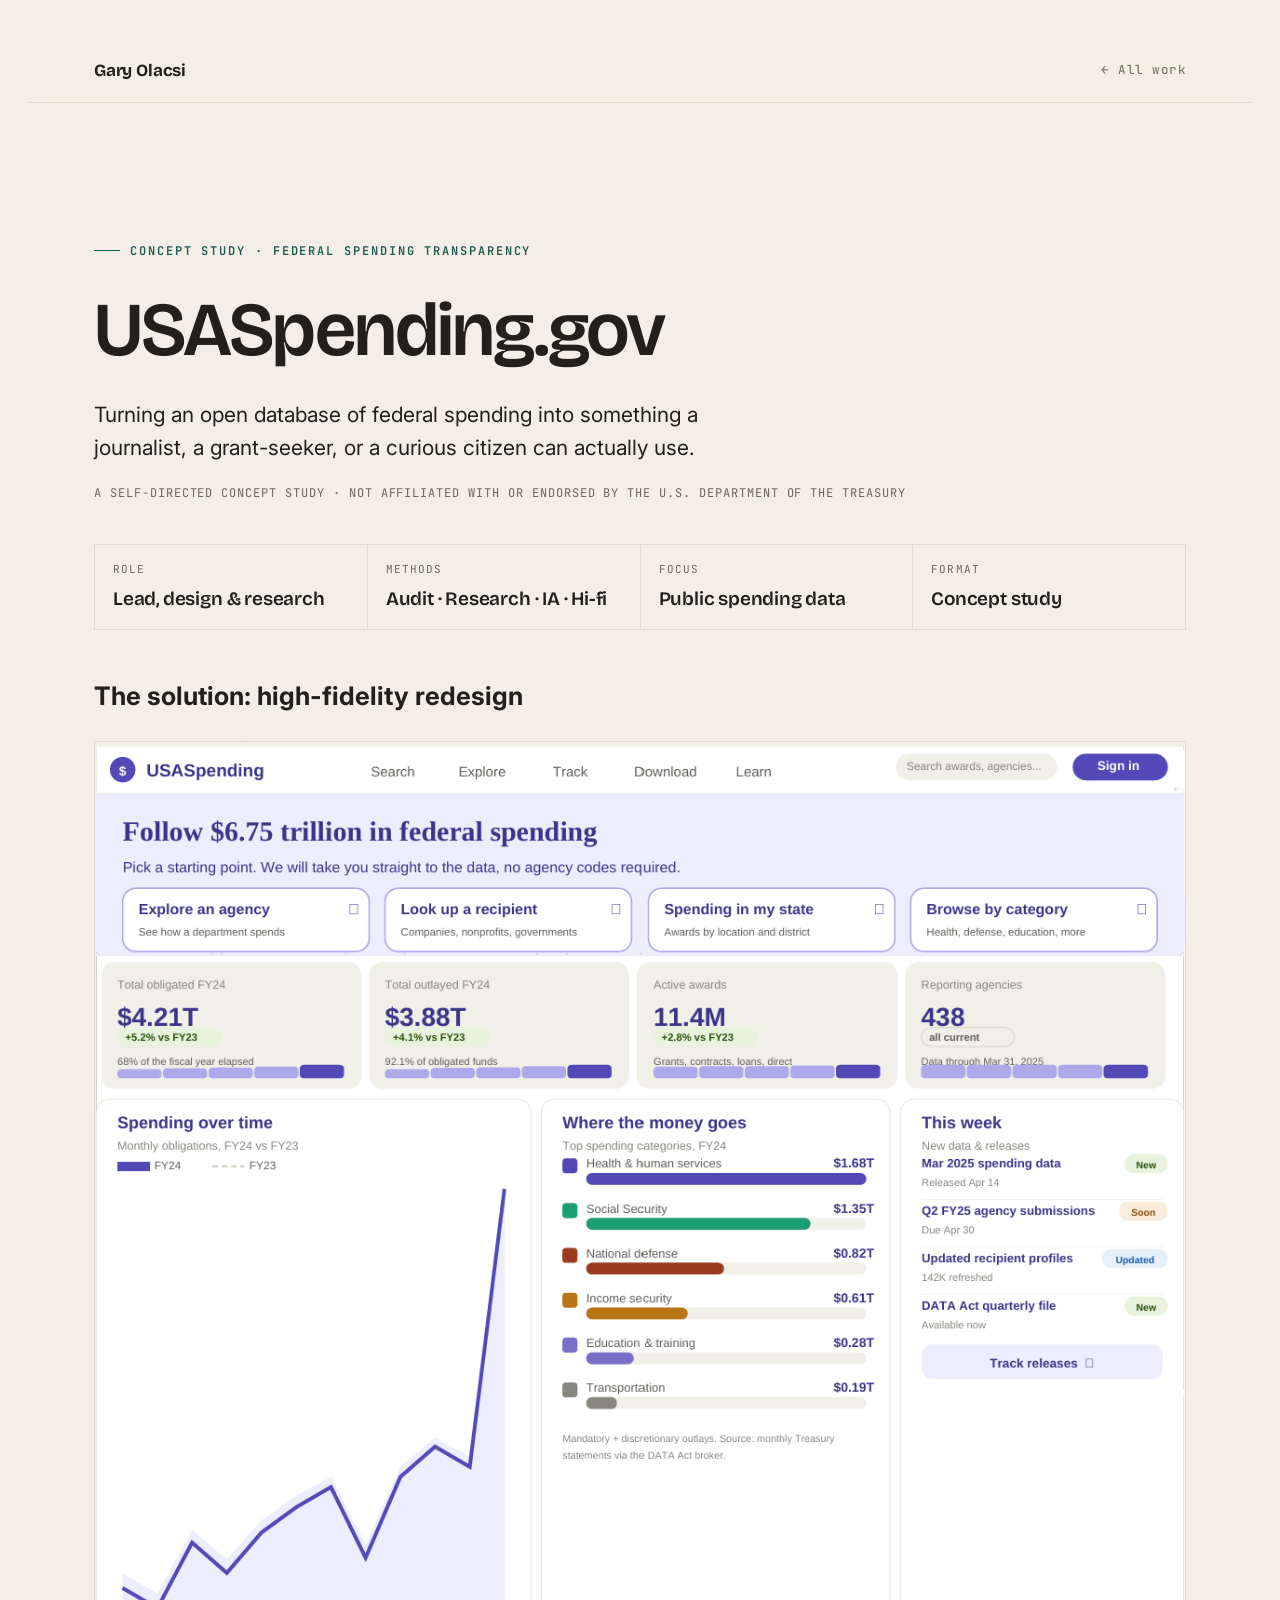
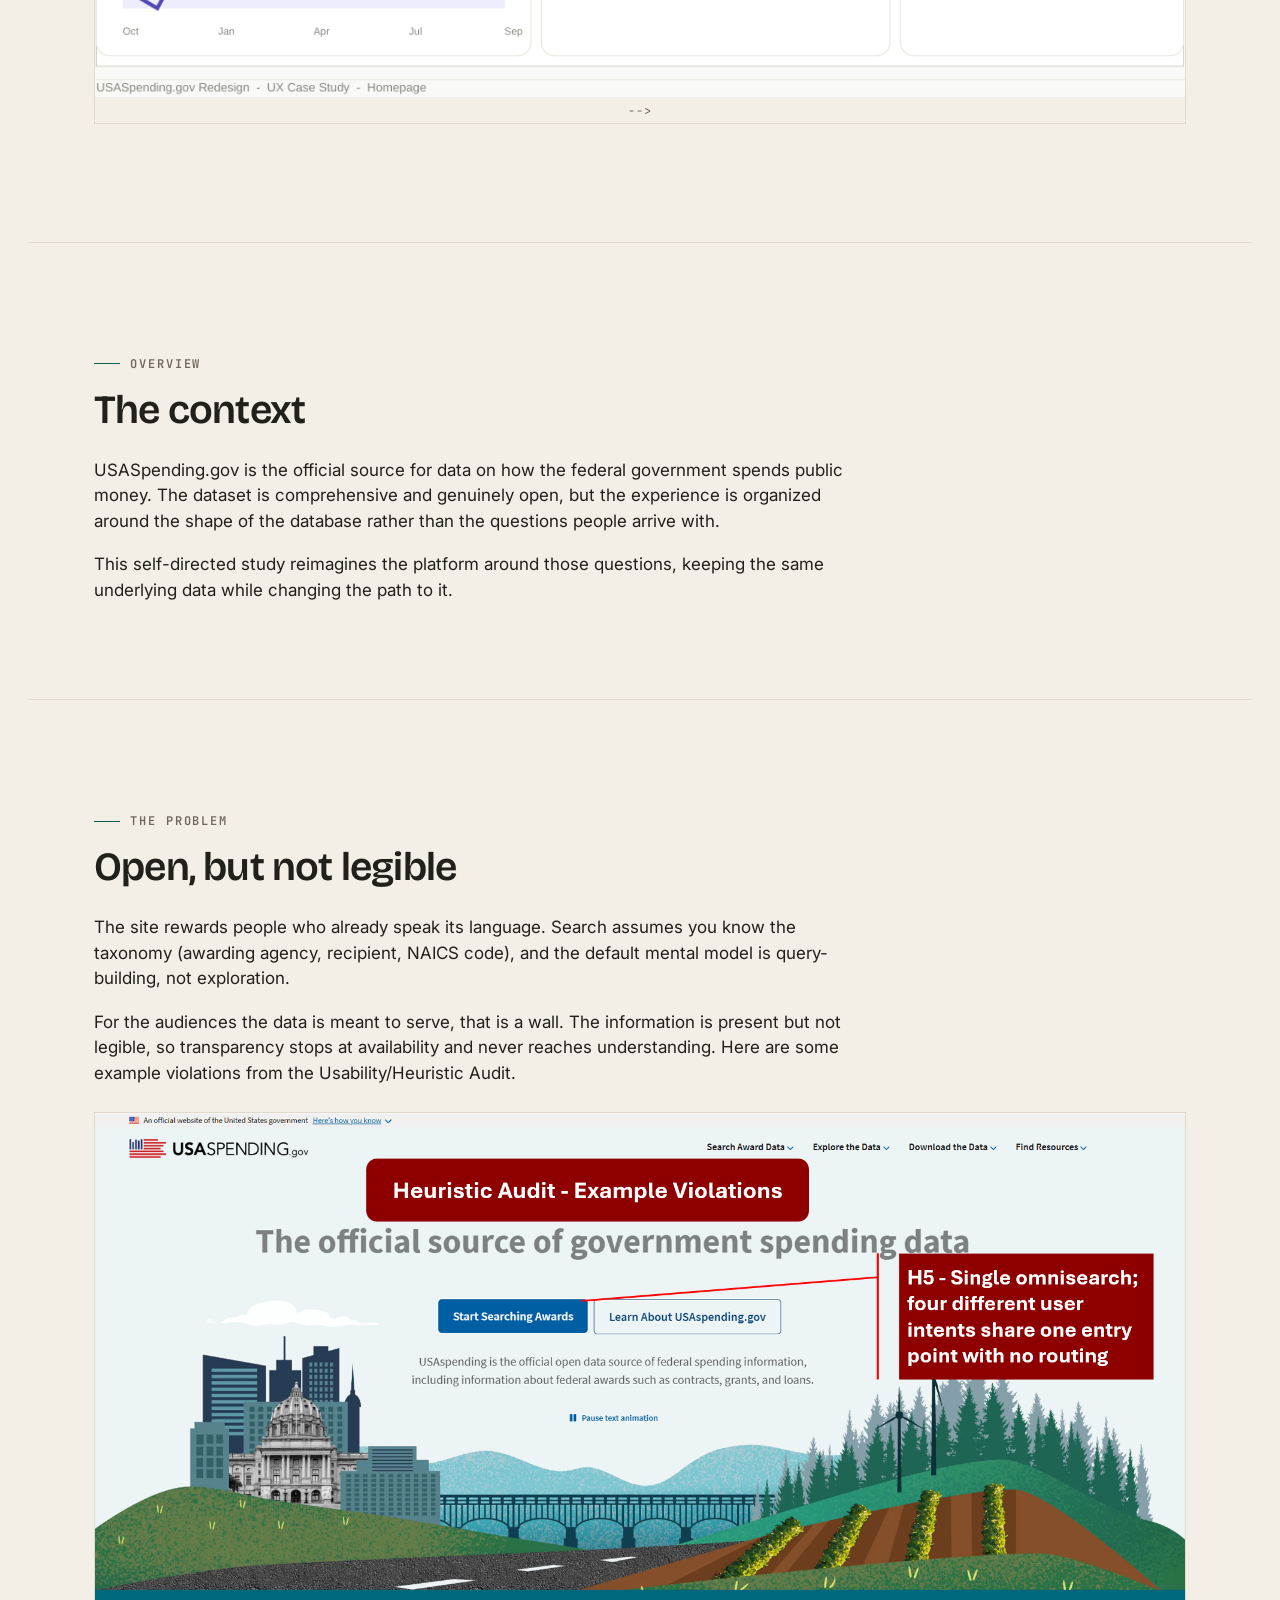
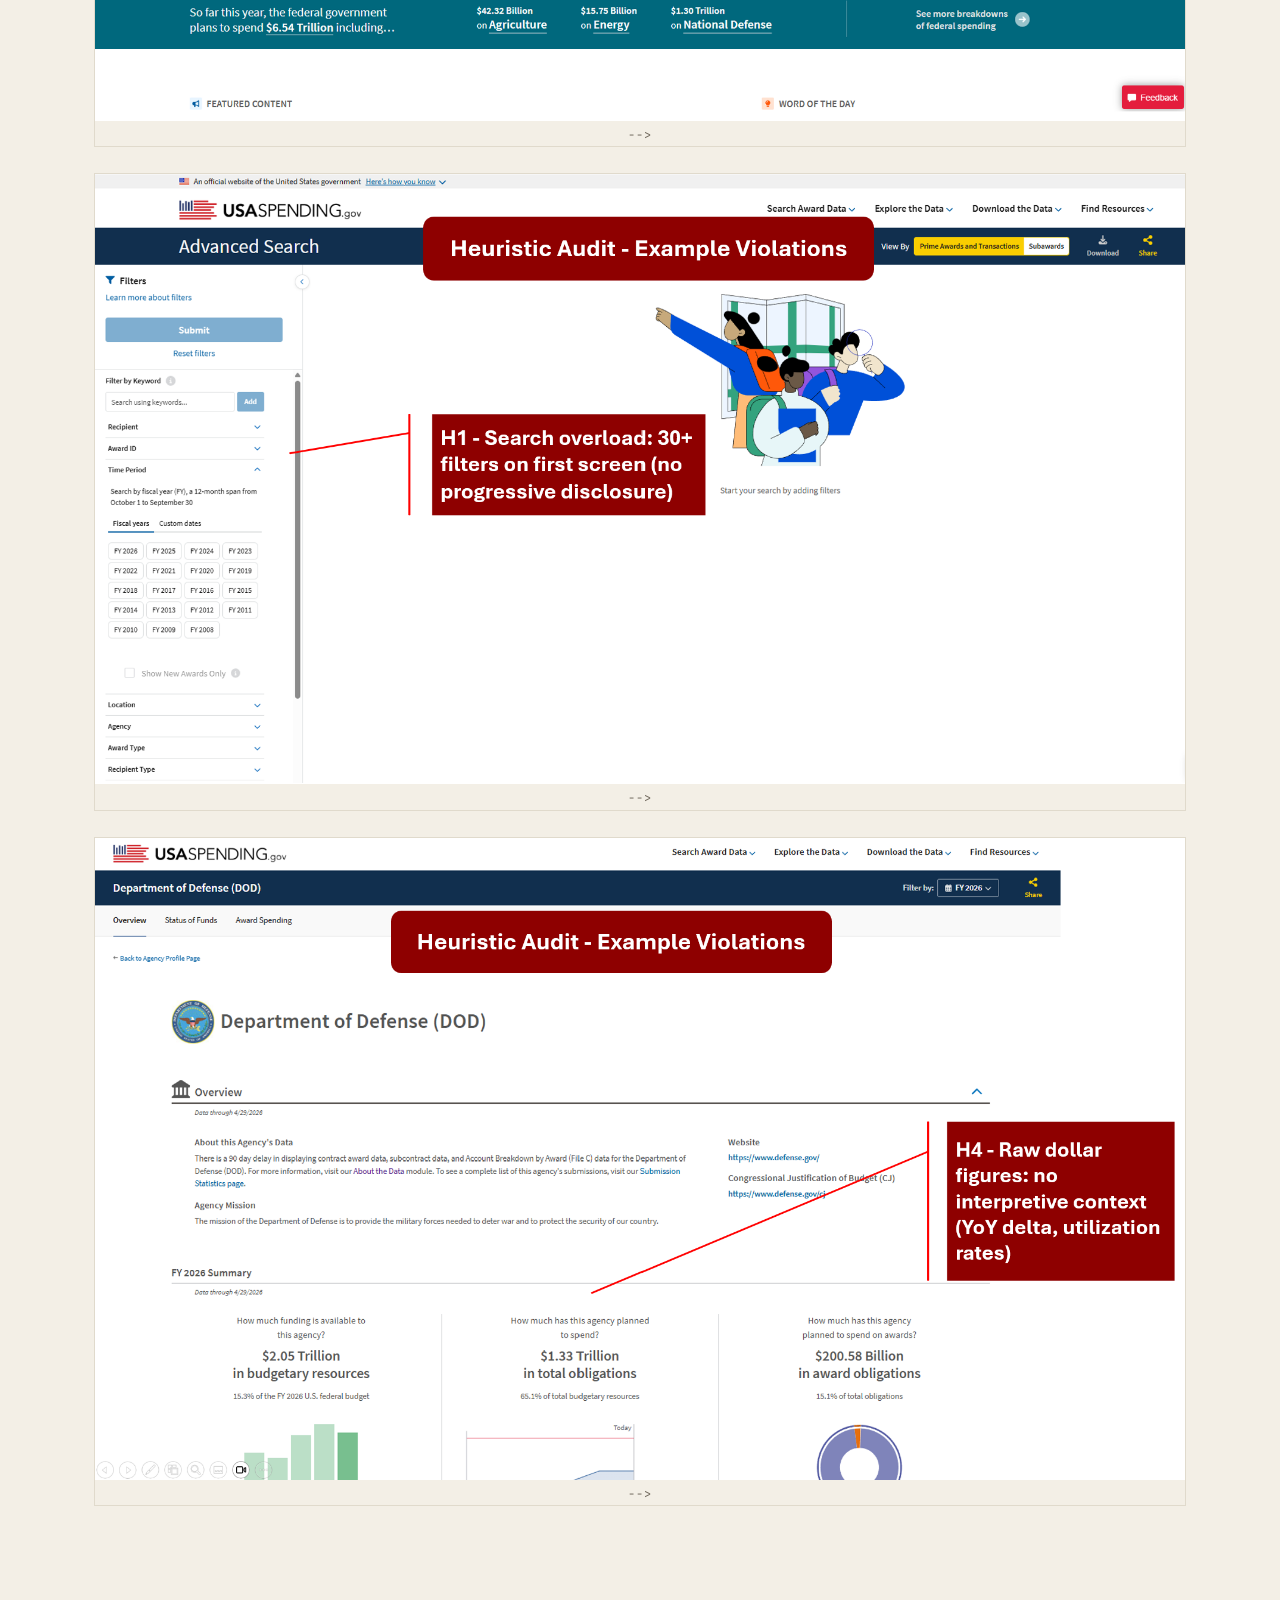
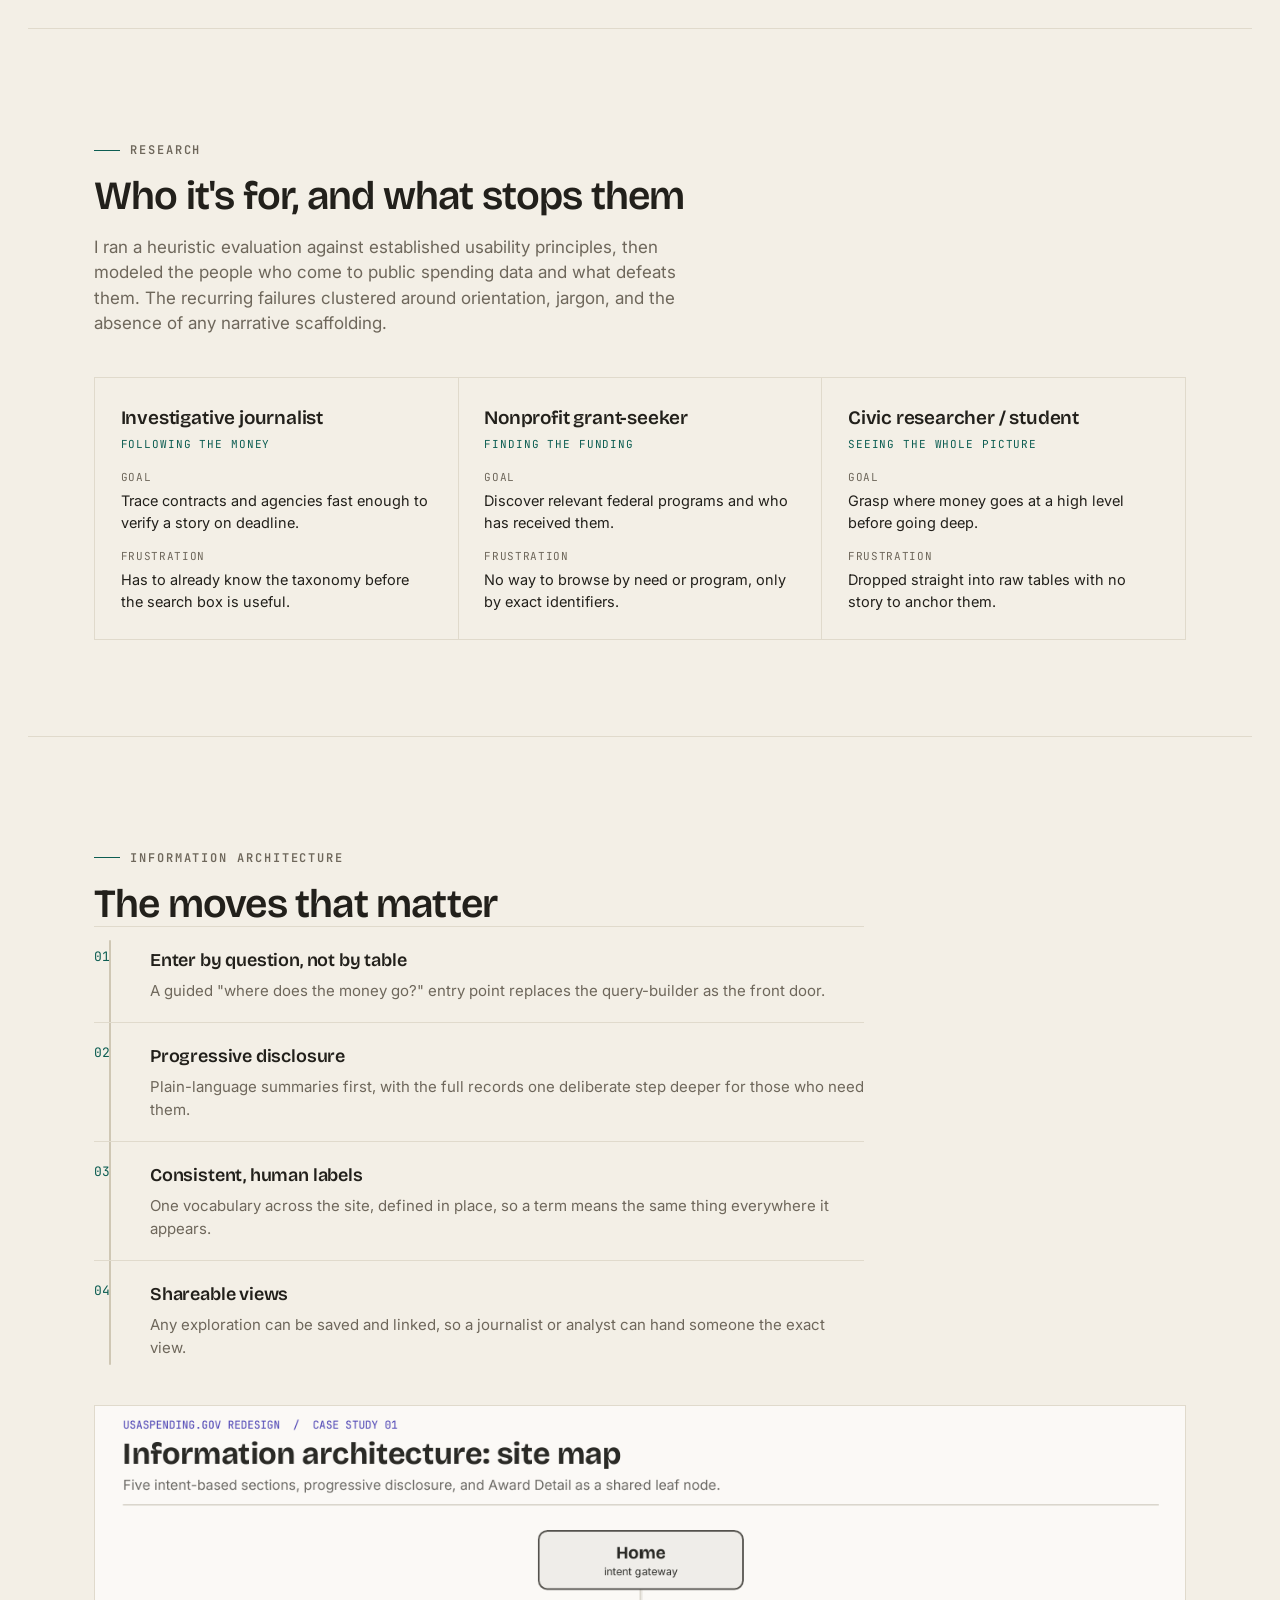
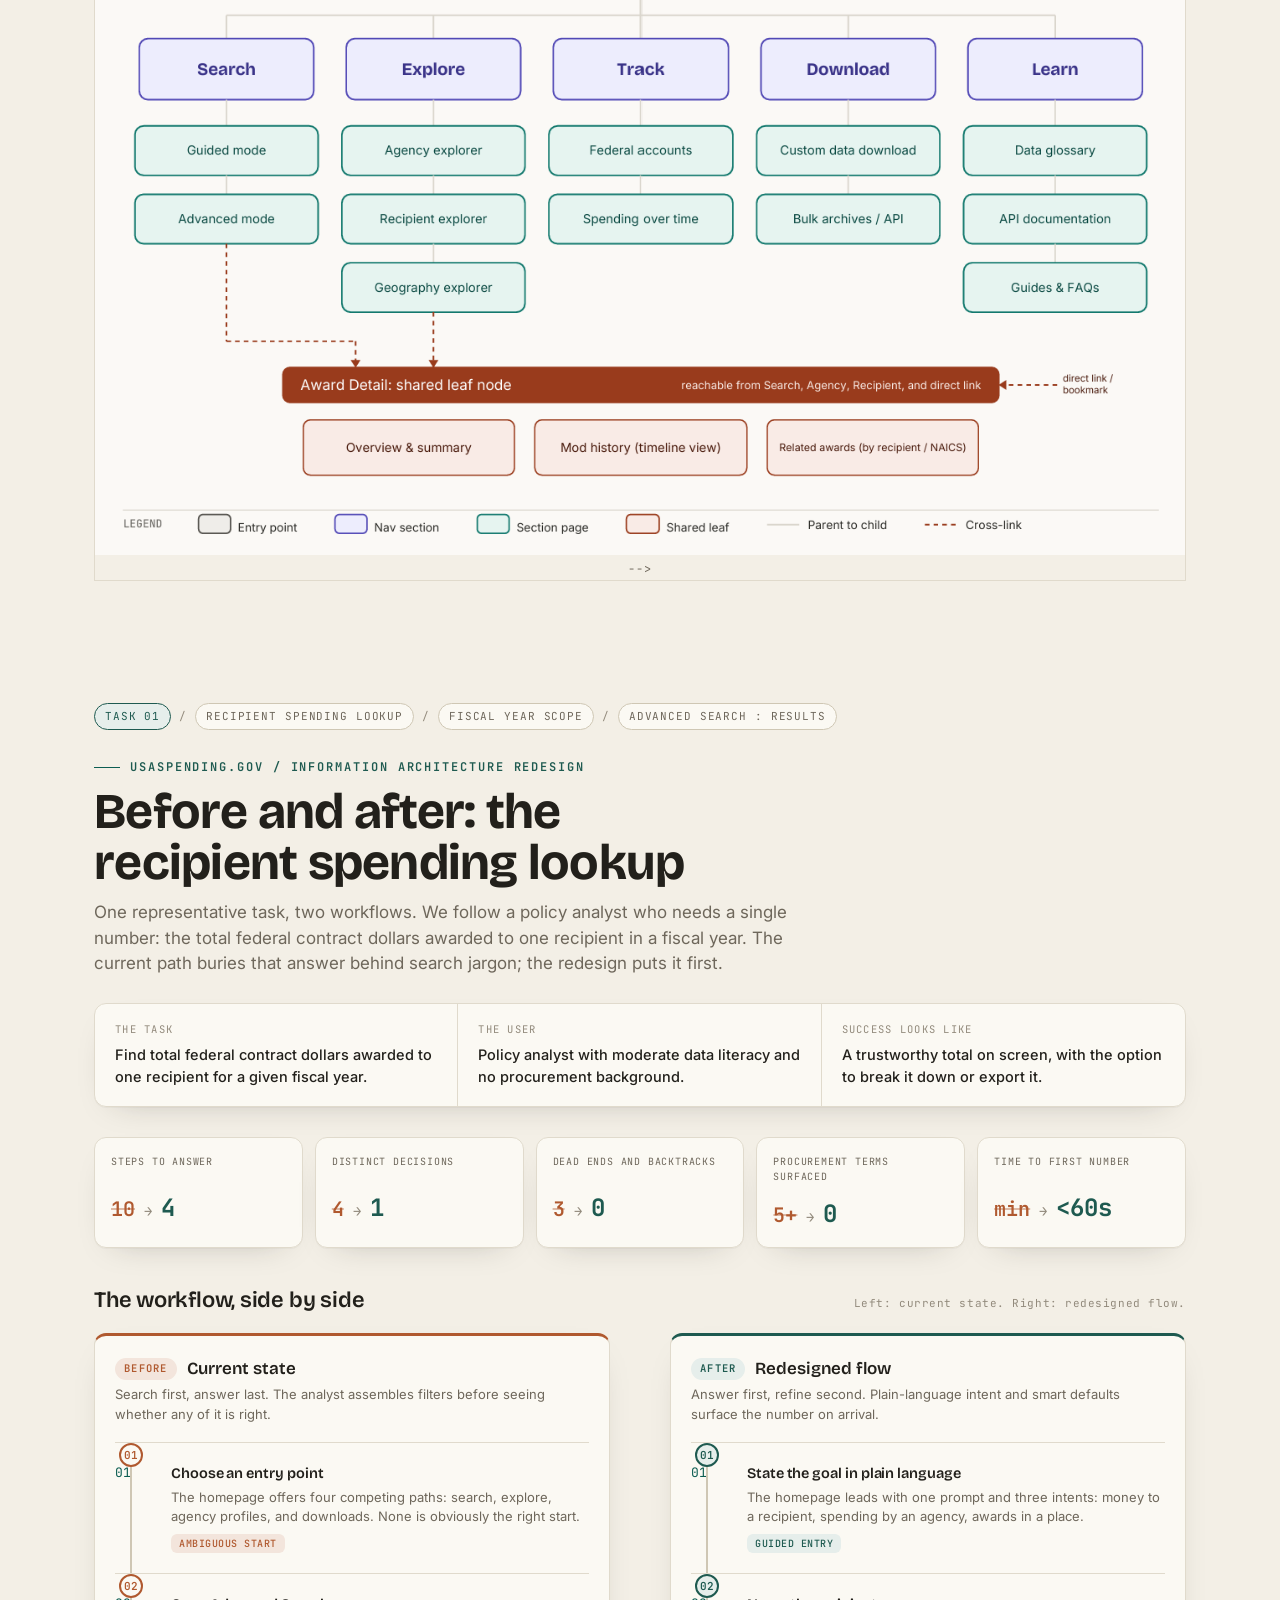
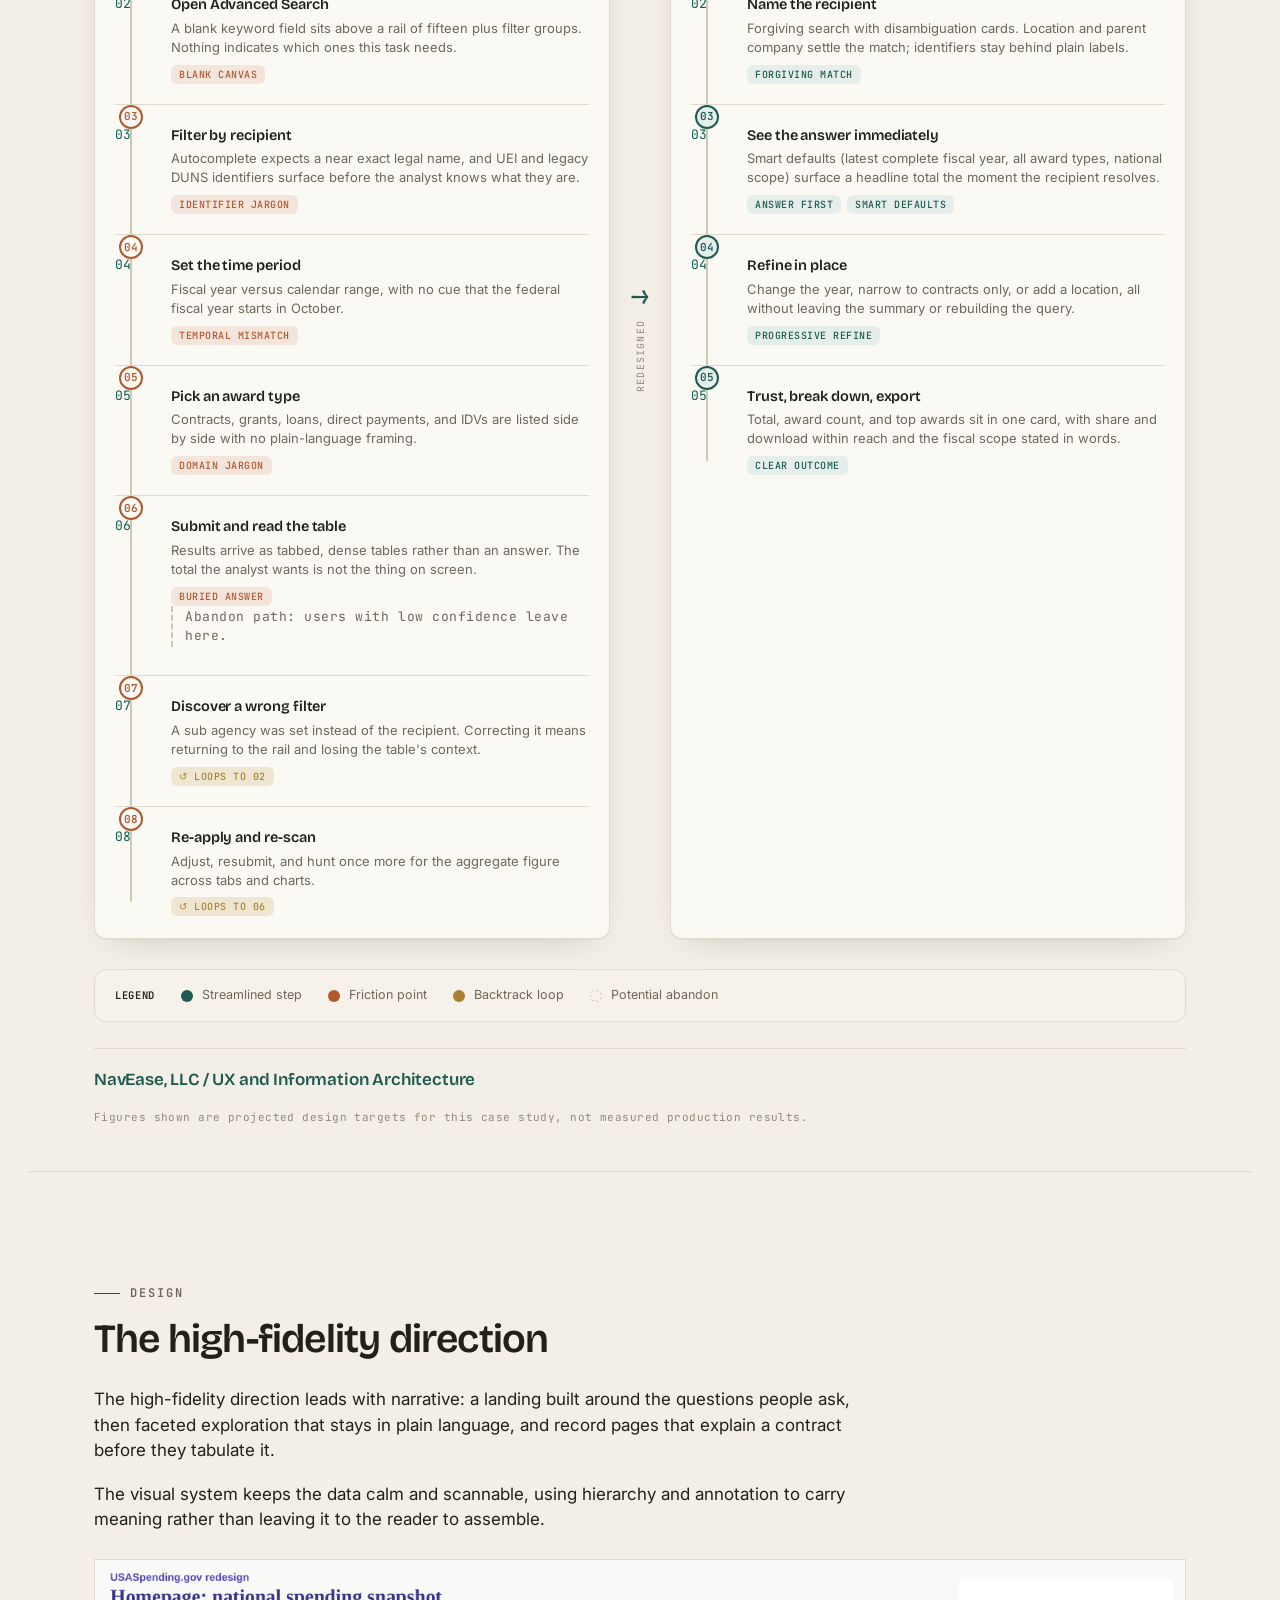
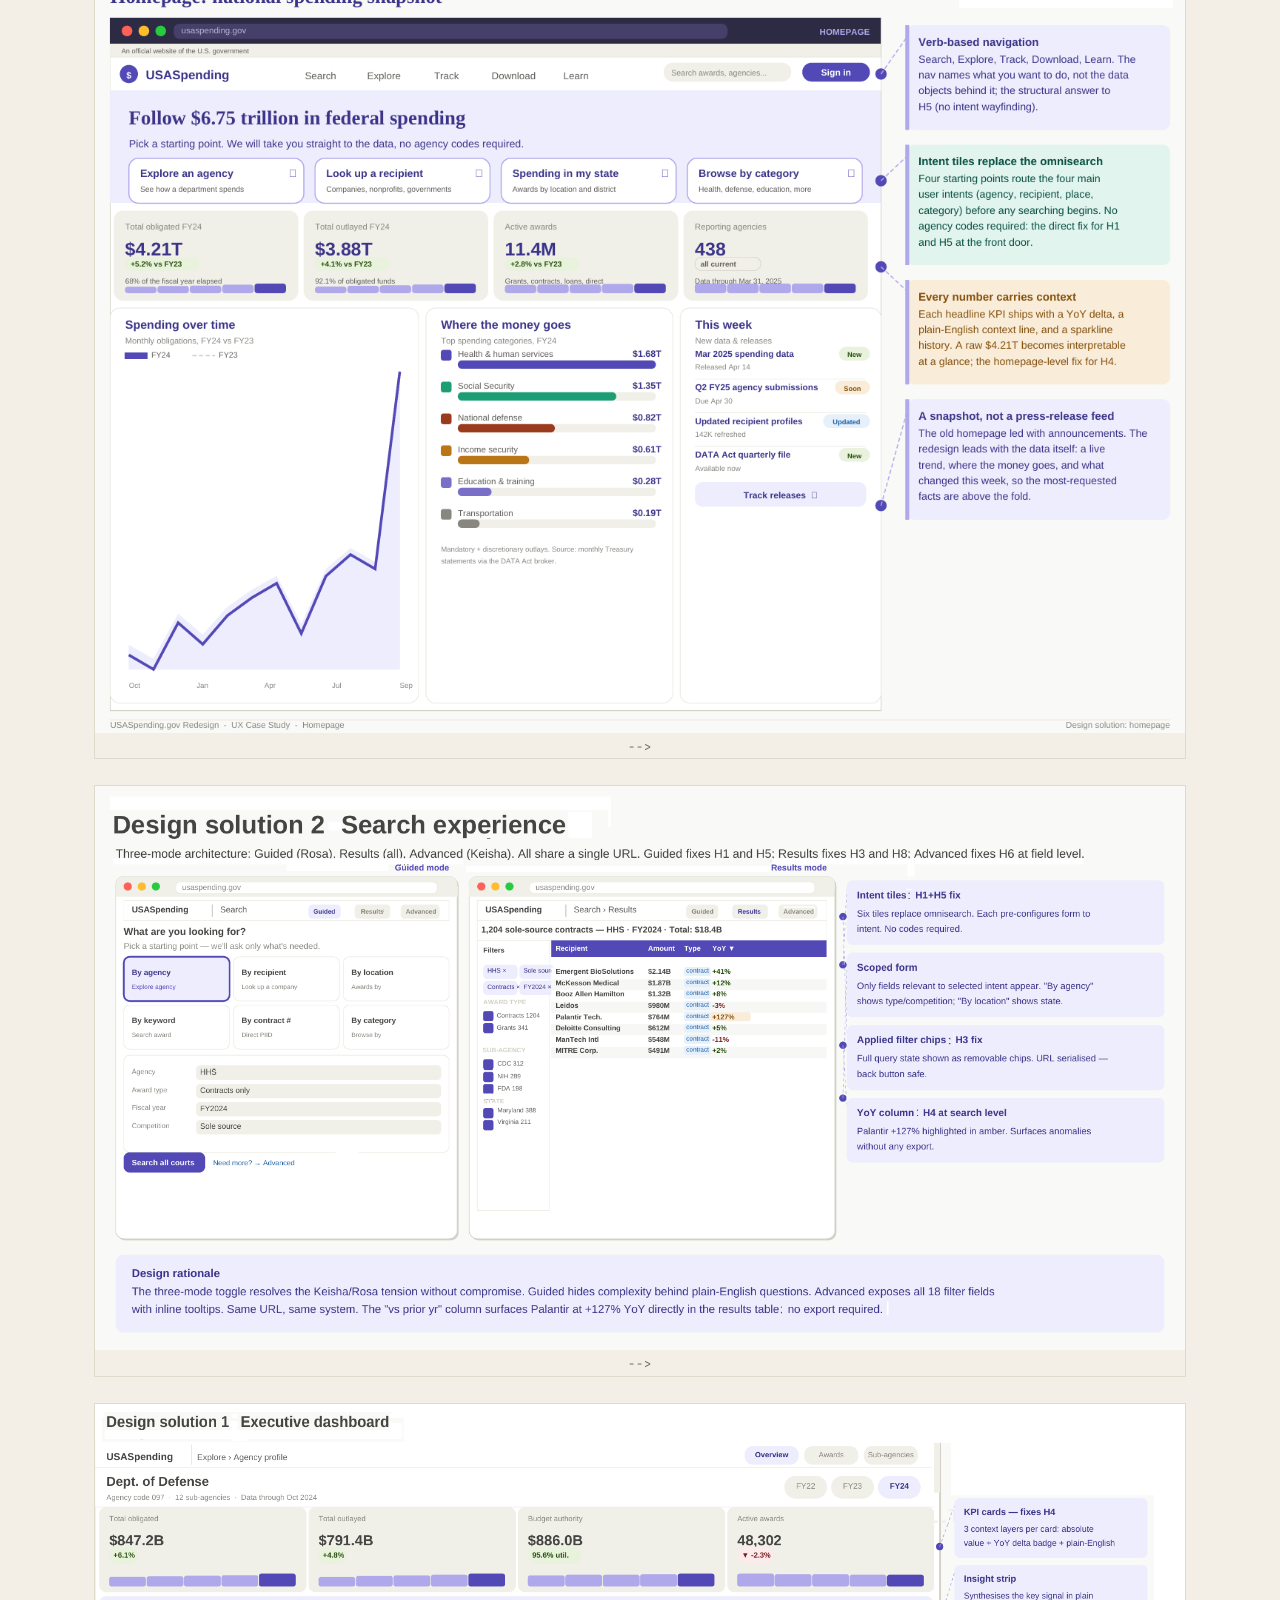
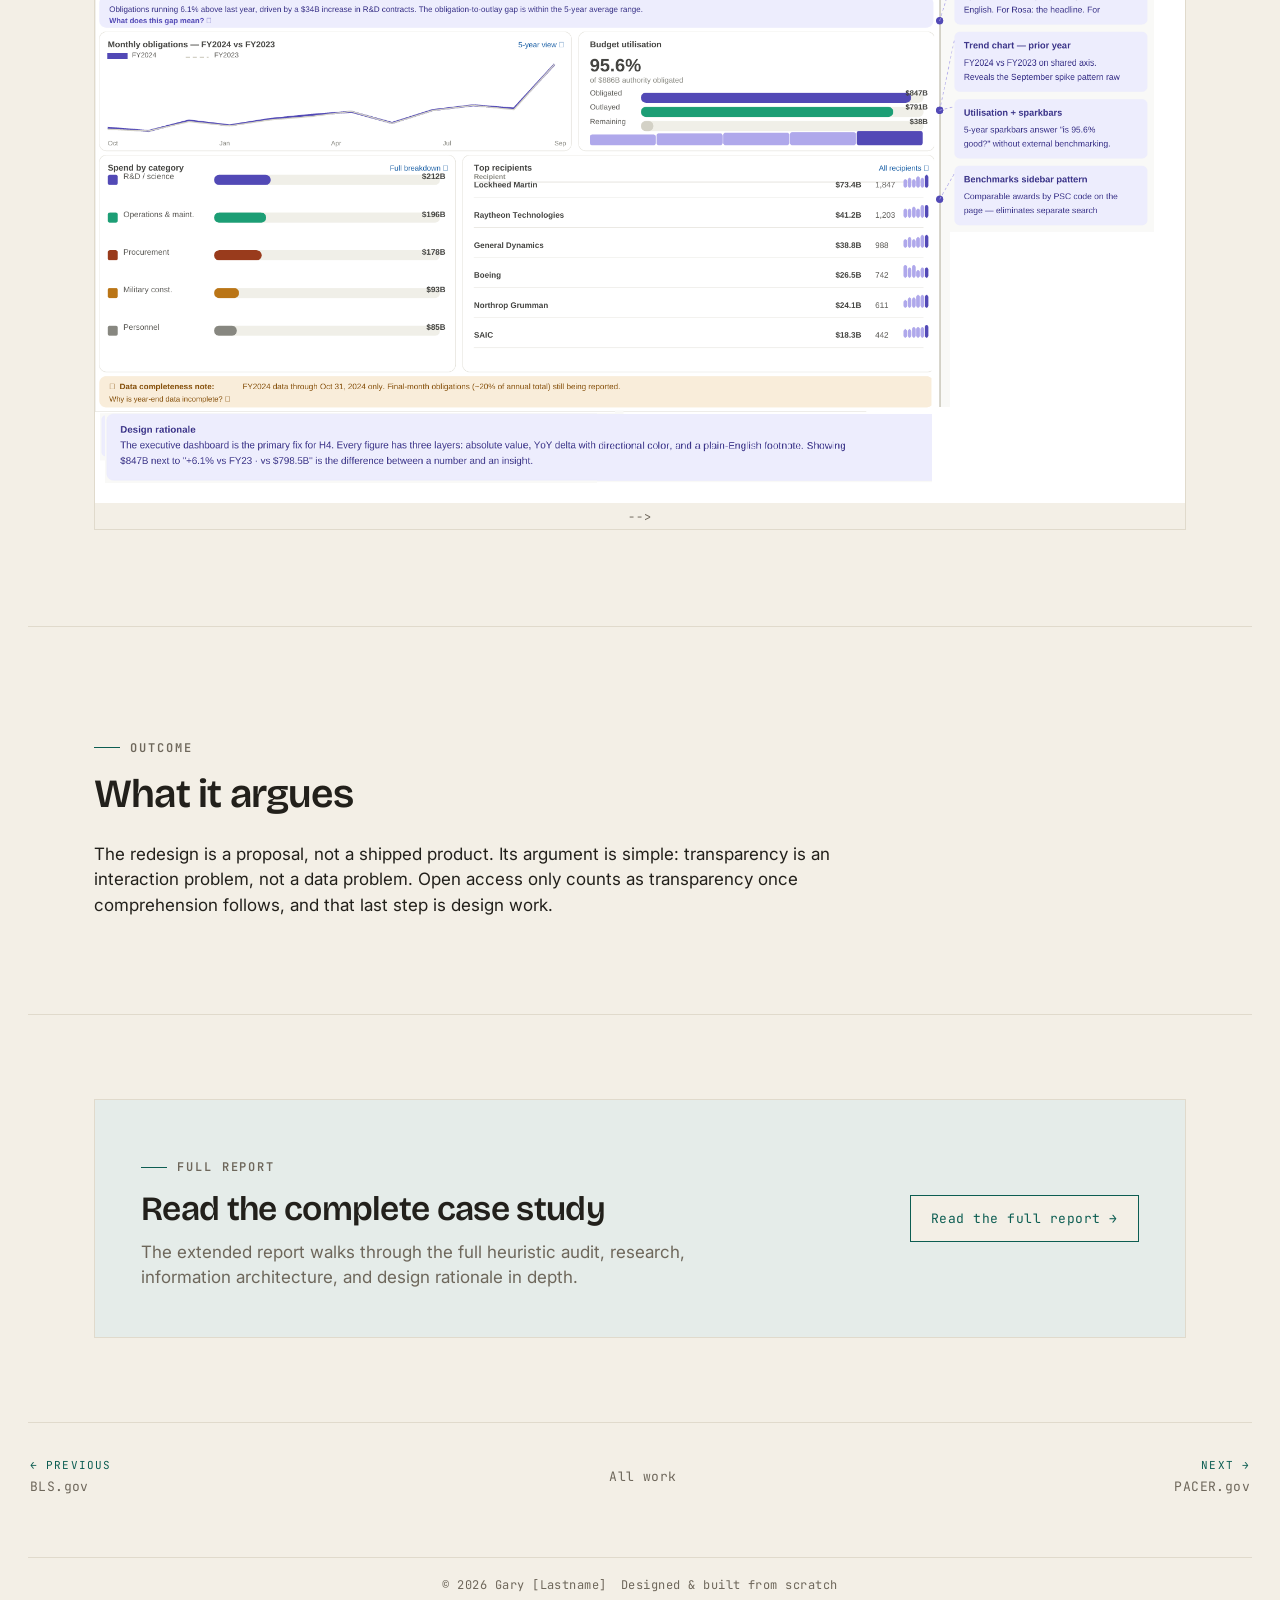
<file: usaspending.html>
<!DOCTYPE html>
<html lang="en">
<head>
<meta charset="UTF-8" />
<meta name="viewport" content="width=device-width, initial-scale=1.0" />
<title>USASpending.gov — Case study — Gary Olacsi</title>
<meta name="description" content="Turning an open database of federal spending into something a journalist, a grant-seeker, or a curious citizen can actually use." />
<link rel="preconnect" href="https://fonts.googleapis.com" />
<link rel="preconnect" href="https://fonts.gstatic.com" crossorigin />
<link href="https://fonts.googleapis.com/css2?family=Bricolage+Grotesque:opsz,wght@12..96,400;12..96,500;12..96,600;12..96,700&family=Inter:wght@400;500;600&family=JetBrains+Mono:wght@400;500&display=swap" rel="stylesheet" />
<link rel="stylesheet" href="styles.css" />
</head>
<body>

  <header class="topbar">
    <div class="wrap topbar-inner">
      <!-- EDIT: your name -->
      <a href="index.html" class="brand">Gary Olacsi<span class="dot"></span></a>
      <nav class="nav" aria-label="Primary">
        <a class="back-link" href="index.html#work">← All work</a>
      </nav>
    </div>
  </header>

  <main id="top">

    <!-- ===== HERO ===== -->
    <section class="hero">
      <div class="wrap">
        <p class="eyebrow reveal">Concept study · Federal spending transparency</p>
        <h1 class="reveal">USASpending.gov</h1>
        <p class="hero-lede reveal">Turning an open database of federal spending into something a journalist, a grant-seeker, or a curious citizen can actually use.</p>
        <p class="readout reveal" style="margin-top:20px;">A self-directed concept study · Not affiliated with or endorsed by the U.S. Department of the Treasury</p>

        <div class="hero-meta reveal">
          <div class="cell"><span class="k">Role</span><span class="v">Lead, design &amp; research</span></div>
          <div class="cell"><span class="k">Methods</span><span class="v">Audit · Research · IA · Hi-fi</span></div>
          <div class="cell"><span class="k">Focus</span><span class="v">Public spending data</span></div>
          <div class="cell"><span class="k">Format</span><span class="v">Concept study</span></div>
        </div>
      <br>
      <h2>The solution: high-fidelity redesign</h2>
      <!-- EDIT: replace the span with <img src="images/usaspending-problem-issues.png" alt="..."> -->
        <div class="shot reveal"><span><img src="images/usaspending-hero.png" alt="..."> --></span></div>
        <div class="prose reveal" style="margin-top:26px;">
          <p></p>
          <p></p>
        </div> 
       
    </section>

    <!-- ===== OVERVIEW ===== -->
    <section class="band">
      <div class="wrap">
        <div class="band-head reveal">
          <p class="eyebrow">Overview</p>
          <h2>The context</h2>
        </div>
        <div class="prose reveal" style="margin-top:26px;">
          <p>USASpending.gov is the official source for data on how the federal government spends public money. The dataset is comprehensive and genuinely open, but the experience is organized around the shape of the database rather than the questions people arrive with.</p>
          <p>This self-directed study reimagines the platform around those questions, keeping the same underlying data while changing the path to it.</p>
        </div>
        
      </div>
    </section>

    <!-- ===== PROBLEM ===== -->
    <section class="band">
      <div class="wrap">
        <div class="band-head reveal">
          <p class="eyebrow">The problem</p>
          <h2>Open, but not legible</h2>
        </div>
        <div class="prose reveal" style="margin-top:26px;">
          <p>The site rewards people who already speak its language. Search assumes you know the taxonomy (awarding agency, recipient, NAICS code), and the default mental model is query-building, not exploration.</p>
          <p>For the audiences the data is meant to serve, that is a wall. The information is present but not legible, so transparency stops at availability and never reaches understanding. Here are some example violations from the Usability/Heuristic Audit.</p>
        </div>
        <!-- EDIT: replace the span with <img src="images/usaspending-problem-issues.png" alt="..."> -->
        <div class="shot reveal"><span><img src="images/usaspending-problem-issues.png" alt="..."> --></span></div>
        <div class="prose reveal" style="margin-top:26px;">
          <p></p>
          <p></p>
        </div>
        <!-- EDIT: replace the span with <img src="images/usaspending-problem-issues0.png" alt="..."> -->
        <div class="shot reveal"><span><img src="images/usaspending-problem-issues0.png" alt="..."> --></span></div>
        <div class="prose reveal" style="margin-top:26px;">
          <p></p>
          <p></p>
        </div>

        <!-- EDIT: replace the span with <img src="images/usaspending-problem-issues1.png" alt="..."> -->
        <div class="shot reveal"><span><img src="images/usaspending-problem-issues1.png" alt="..."> --></span></div>
        <div class="prose reveal" style="margin-top:26px;">
          <p></p>
          <p></p>
        </div>
        
      </div>
      
    </section>

    <!-- ===== RESEARCH ===== -->
    <section class="band">
      <div class="wrap">
        <div class="band-head reveal">
          <p class="eyebrow">Research</p>
          <h2>Who it's for, and what stops them</h2>
          <p>I ran a heuristic evaluation against established usability principles, then modeled the people who come to public spending data and what defeats them. The recurring failures clustered around orientation, jargon, and the absence of any narrative scaffolding.</p>
        </div>
        <!-- EDIT: swap in your real personas, goals, and pain points -->
        <div class="persona-grid reveal">
          <article class="persona">
            <h3 class="role">Investigative journalist</h3>
            <p class="tagline">Following the money</p>
            <dl>
              <dt>Goal</dt><dd>Trace contracts and agencies fast enough to verify a story on deadline.</dd>
              <dt>Frustration</dt><dd>Has to already know the taxonomy before the search box is useful.</dd>
            </dl>
          </article>
          <article class="persona">
            <h3 class="role">Nonprofit grant-seeker</h3>
            <p class="tagline">Finding the funding</p>
            <dl>
              <dt>Goal</dt><dd>Discover relevant federal programs and who has received them.</dd>
              <dt>Frustration</dt><dd>No way to browse by need or program, only by exact identifiers.</dd>
            </dl>
          </article>
          <article class="persona">
            <h3 class="role">Civic researcher / student</h3>
            <p class="tagline">Seeing the whole picture</p>
            <dl>
              <dt>Goal</dt><dd>Grasp where money goes at a high level before going deep.</dd>
              <dt>Frustration</dt><dd>Dropped straight into raw tables with no story to anchor them.</dd>
            </dl>
          </article>
        </div>
      </div>
    </section>

    <!-- ===== INFORMATION ARCHITECTURE ===== -->
    <section class="band">
      <div class="wrap">
        <div class="band-head reveal">
          <p class="eyebrow">Information architecture</p>
          <h2>The moves that matter</h2>
        </div>
        <ol class="steps reveal">
          <li><h4>Enter by question, not by table</h4><p>A guided "where does the money go?" entry point replaces the query-builder as the front door.</p></li>
          <li><h4>Progressive disclosure</h4><p>Plain-language summaries first, with the full records one deliberate step deeper for those who need them.</p></li>
          <li><h4>Consistent, human labels</h4><p>One vocabulary across the site, defined in place, so a term means the same thing everywhere it appears.</p></li>
          <li><h4>Shareable views</h4><p>Any exploration can be saved and linked, so a journalist or analyst can hand someone the exact view.</p></li>
        </ol>
        <!-- EDIT: drop your sitemap / IA diagram here -->
        <!-- EDIT: replace the span with <img src="images/usaspending-problem-issues1.png" alt="..."> -->
        <div class="shot reveal"><span><img src="images/usaspending-ia-sitemap.png" alt="..."> --></span></div>
        <div class="prose reveal" style="margin-top:26px;">
          <p></p>
          <p></p>
        </div>
    </section>
<!doctype html>
<html lang="en">
<head>
<meta charset="utf-8">
<meta name="viewport" content="width=device-width, initial-scale=1">
<title>USASpending.gov : Before and After Workflow</title>
<link rel="preconnect" href="https://fonts.googleapis.com">
<link rel="preconnect" href="https://fonts.gstatic.com" crossorigin>
<link href="https://fonts.googleapis.com/css2?family=Bricolage+Grotesque:opsz,wght@12..96,500;12..96,600;12..96,700&family=Inter:wght@400;500;600&family=JetBrains+Mono:wght@400;500;600&display=swap" rel="stylesheet">
<style>
  :root{
    --paper:#F3EFE6;
    --surface:#FBF9F3;
    --surface-2:#F6F2E9;
    --ink:#22201B;
    --muted:#6E675B;
    --faint:#928A7C;
    --line:#E0DACC;
    --line-strong:#CFC7B4;
    --pine:#1E5A50;
    --pine-2:#2C7268;
    --pine-tint:#E6EEEB;
    --signal:#B0592F;
    --signal-tint:#F3E5DC;
    --gold:#A9822F;
    --shadow:0 1px 0 rgba(34,32,27,.03), 0 12px 34px -22px rgba(34,32,27,.34);
    --radius:12px;
  }
  *{box-sizing:border-box}
  html{-webkit-text-size-adjust:100%}
  body{
    margin:0;
    background:
      radial-gradient(1200px 600px at 80% -10%, rgba(30,90,80,.05), transparent 60%),
      var(--paper);
    color:var(--ink);
    font-family:"Inter",system-ui,sans-serif;
    line-height:1.5;
    -webkit-font-smoothing:antialiased;
    padding:40px 28px 64px;
  }
  .wrap{max-width:1220px;margin:0 auto}

  /* Instrument header strip */
  .panelbar{
    display:flex;flex-wrap:wrap;gap:8px;align-items:center;
    font-family:"JetBrains Mono",monospace;font-size:11px;letter-spacing:.08em;
    color:var(--muted);text-transform:uppercase;margin-bottom:20px;
  }
  .chip{
    border:1px solid var(--line-strong);border-radius:999px;
    padding:4px 10px;background:var(--surface);color:var(--muted);
  }
  .chip.on{color:var(--pine);border-color:var(--pine);background:var(--pine-tint)}
  .panelbar .sep{color:var(--faint)}

  header.masthead{margin-bottom:26px}
  .eyebrow{
    font-family:"JetBrains Mono",monospace;font-size:12px;letter-spacing:.16em;
    text-transform:uppercase;color:var(--pine);font-weight:600;margin:0 0 10px;
  }
  h1{
    font-family:"Bricolage Grotesque",sans-serif;font-weight:700;
    font-size:clamp(30px,4.6vw,50px);line-height:1.02;letter-spacing:-.015em;
    margin:0 0 12px;max-width:20ch;
  }
  .lede{font-size:17px;color:var(--muted);max-width:66ch;margin:0}

  /* Scenario card */
  .scenario{
    margin:26px 0 30px;background:var(--surface);border:1px solid var(--line);
    border-radius:var(--radius);box-shadow:var(--shadow);
    display:grid;grid-template-columns:repeat(3,1fr);gap:0;overflow:hidden;
  }
  .scenario > div{padding:18px 20px;border-right:1px solid var(--line)}
  .scenario > div:last-child{border-right:0}
  .scenario .k{
    font-family:"JetBrains Mono",monospace;font-size:10.5px;letter-spacing:.12em;
    text-transform:uppercase;color:var(--faint);margin:0 0 7px;
  }
  .scenario .v{font-size:14.5px;color:var(--ink);margin:0;font-weight:500}

  /* Metrics strip */
  .metrics{
    display:grid;grid-template-columns:repeat(5,1fr);gap:12px;margin:0 0 36px;
  }
  .metric{
    background:var(--surface);border:1px solid var(--line);border-radius:var(--radius);
    padding:16px 16px 15px;box-shadow:var(--shadow);
  }
  .metric .label{
    font-family:"JetBrains Mono",monospace;font-size:10px;letter-spacing:.08em;
    text-transform:uppercase;color:var(--muted);margin:0 0 12px;min-height:2.4em;
  }
  .metric .row{display:flex;align-items:baseline;gap:9px;font-family:"JetBrains Mono",monospace}
  .metric .from{font-size:20px;color:var(--signal);font-weight:600;text-decoration:line-through;text-decoration-thickness:1.5px;text-decoration-color:rgba(176,89,47,.4)}
  .metric .arrow{color:var(--faint);font-size:14px}
  .metric .to{font-size:24px;color:var(--pine);font-weight:700}

  /* Flow board */
  .board-head{display:flex;align-items:baseline;justify-content:space-between;margin:0 0 16px;flex-wrap:wrap;gap:8px}
  .board-head h2{
    font-family:"Bricolage Grotesque",sans-serif;font-weight:600;
    font-size:22px;letter-spacing:-.01em;margin:0;
  }
  .board-head .note{font-family:"JetBrains Mono",monospace;font-size:11px;color:var(--faint);letter-spacing:.05em}

  .board{
    display:grid;grid-template-columns:1fr 60px 1fr;gap:0;align-items:stretch;
  }
  .lane{
    background:var(--surface);border:1px solid var(--line);border-radius:var(--radius);
    box-shadow:var(--shadow);padding:20px 20px 22px;
  }
  .lane.before{border-top:3px solid var(--signal)}
  .lane.after{border-top:3px solid var(--pine)}
  .lane-title{
    display:flex;align-items:center;gap:10px;margin:0 0 4px;
  }
  .lane-title .tag{
    font-family:"JetBrains Mono",monospace;font-size:10.5px;letter-spacing:.12em;
    text-transform:uppercase;padding:3px 9px;border-radius:999px;font-weight:600;
  }
  .before .tag{background:var(--signal-tint);color:var(--signal)}
  .after .tag{background:var(--pine-tint);color:var(--pine)}
  .lane-title h3{font-family:"Bricolage Grotesque",sans-serif;font-weight:600;font-size:17px;margin:0}
  .lane-sub{font-size:13px;color:var(--muted);margin:0 0 18px}

  /* Vertical stepper */
  .steps{list-style:none;margin:0;padding:0;position:relative}
  .steps::before{
    content:"";position:absolute;left:15px;top:14px;bottom:14px;width:2px;
    background:var(--line-strong);border-radius:2px;
  }
  .step{position:relative;padding:0 0 16px 46px;min-height:34px}
  .step:last-child{padding-bottom:0}
  .node{
    position:absolute;left:4px;top:0;width:24px;height:24px;border-radius:50%;
    display:flex;align-items:center;justify-content:center;
    font-family:"JetBrains Mono",monospace;font-size:11px;font-weight:600;
    background:var(--surface);border:2px solid var(--line-strong);color:var(--muted);z-index:1;
  }
  .before .node{border-color:var(--signal);color:var(--signal)}
  .after .node{border-color:var(--pine);color:var(--pine);background:var(--pine-tint)}
  .step h4{font-size:14.5px;font-weight:600;margin:2px 0 4px;letter-spacing:-.005em;line-height:1.3}
  .step p{font-size:13px;color:var(--muted);margin:0 0 8px;line-height:1.45}
  .flags{display:flex;flex-wrap:wrap;gap:6px}
  .flag{
    font-family:"JetBrains Mono",monospace;font-size:10px;letter-spacing:.05em;
    padding:2px 8px;border-radius:6px;text-transform:uppercase;font-weight:500;
  }
  .flag.friction{background:var(--signal-tint);color:var(--signal)}
  .flag.win{background:var(--pine-tint);color:var(--pine)}
  .flag.loop{background:#EFE6D2;color:var(--gold)}
  .flag.dead{background:transparent;color:var(--faint);border:1px dashed var(--line-strong)}

  .deadend{
    margin:10px 0 0 46px;font-family:"JetBrains Mono",monospace;font-size:10.5px;
    color:var(--faint);letter-spacing:.04em;border-left:2px dashed var(--line-strong);
    padding:2px 0 2px 12px;
  }

  /* Center transform column */
  .becomes{display:flex;flex-direction:column;align-items:center;justify-content:center;gap:10px}
  .becomes .glyph{
    font-family:"Bricolage Grotesque",sans-serif;font-size:30px;color:var(--pine);line-height:1;
  }
  .becomes .word{
    font-family:"JetBrains Mono",monospace;font-size:10px;letter-spacing:.12em;
    text-transform:uppercase;color:var(--faint);writing-mode:vertical-rl;transform:rotate(180deg);
  }

  /* Legend + footer */
  .legend{
    margin:30px 0 0;display:flex;flex-wrap:wrap;gap:18px 26px;align-items:center;
    padding:16px 20px;background:var(--surface-2);border:1px solid var(--line);border-radius:var(--radius);
  }
  .legend .item{display:flex;align-items:center;gap:9px;font-size:12.5px;color:var(--muted)}
  .legend .dot{width:12px;height:12px;border-radius:50%;flex:0 0 auto}
  .legend .dot.pine{background:var(--pine)}
  .legend .dot.signal{background:var(--signal)}
  .legend .dot.gold{background:var(--gold)}
  .legend .dot.hollow{background:transparent;border:1.5px dashed var(--line-strong)}
  .legend .lbl{font-family:"JetBrains Mono",monospace;font-size:10.5px;letter-spacing:.06em;text-transform:uppercase;color:var(--ink);font-weight:600}

  footer{
    margin-top:26px;padding-top:18px;border-top:1px solid var(--line);
    display:flex;justify-content:space-between;gap:16px;flex-wrap:wrap;
    font-family:"JetBrains Mono",monospace;font-size:11px;color:var(--faint);letter-spacing:.04em;
  }
  footer .brand{color:var(--pine);font-weight:600}

  /* Motion */
  .lane,.metric,.scenario{opacity:0;transform:translateY(10px);animation:rise .5s ease forwards}
  .metric:nth-child(2){animation-delay:.04s}
  .metric:nth-child(3){animation-delay:.08s}
  .metric:nth-child(4){animation-delay:.12s}
  .metric:nth-child(5){animation-delay:.16s}
  .lane.after{animation-delay:.1s}
  @keyframes rise{to{opacity:1;transform:none}}
  a:focus-visible,[tabindex]:focus-visible{outline:2px solid var(--pine);outline-offset:2px}
  @media (prefers-reduced-motion:reduce){
    .lane,.metric,.scenario{animation:none;opacity:1;transform:none}
  }

  /* Responsive */
  @media (max-width:880px){
    body{padding:28px 16px 48px}
    .scenario{grid-template-columns:1fr}
    .scenario > div{border-right:0;border-bottom:1px solid var(--line)}
    .scenario > div:last-child{border-bottom:0}
    .metrics{grid-template-columns:1fr 1fr}
    .board{grid-template-columns:1fr}
    .becomes{flex-direction:row;padding:10px 0}
    .becomes .word{writing-mode:horizontal-tb;transform:none}
    .becomes .glyph{transform:rotate(90deg)}
  }

  /* Print to landscape PDF */
  @page{size:landscape;margin:12mm}
  @media print{
    body{padding:0;background:var(--paper)}
    .lane,.metric,.scenario{box-shadow:none;animation:none;opacity:1;transform:none}
    *{-webkit-print-color-adjust:exact;print-color-adjust:exact}
  }
</style>
</head>
<body>
<div class="wrap">

  <div class="panelbar">
    <span class="chip on">Task 01</span>
    <span class="sep">/</span>
    <span class="chip">Recipient spending lookup</span>
    <span class="sep">/</span>
    <span class="chip">Fiscal year scope</span>
    <span class="sep">/</span>
    <span class="chip">Advanced search : results</span>
  </div>

  <header class="masthead">
    <p class="eyebrow">USASpending.gov / Information Architecture Redesign</p>
    <h1>Before and after: the recipient spending lookup</h1>
    <p class="lede">One representative task, two workflows. We follow a policy analyst who needs a single number: the total federal contract dollars awarded to one recipient in a fiscal year. The current path buries that answer behind search jargon; the redesign puts it first.</p>
  </header>

  <section class="scenario" aria-label="Scenario">
    <div>
      <p class="k">The task</p>
      <p class="v">Find total federal contract dollars awarded to one recipient for a given fiscal year.</p>
    </div>
    <div>
      <p class="k">The user</p>
      <p class="v">Policy analyst with moderate data literacy and no procurement background.</p>
    </div>
    <div>
      <p class="k">Success looks like</p>
      <p class="v">A trustworthy total on screen, with the option to break it down or export it.</p>
    </div>
  </section>

  <section class="metrics" aria-label="Projected outcomes">
    <div class="metric">
      <p class="label">Steps to answer</p>
      <div class="row"><span class="from">10</span><span class="arrow">&rarr;</span><span class="to">4</span></div>
    </div>
    <div class="metric">
      <p class="label">Distinct decisions</p>
      <div class="row"><span class="from">4</span><span class="arrow">&rarr;</span><span class="to">1</span></div>
    </div>
    <div class="metric">
      <p class="label">Dead ends and backtracks</p>
      <div class="row"><span class="from">3</span><span class="arrow">&rarr;</span><span class="to">0</span></div>
    </div>
    <div class="metric">
      <p class="label">Procurement terms surfaced</p>
      <div class="row"><span class="from">5+</span><span class="arrow">&rarr;</span><span class="to">0</span></div>
    </div>
    <div class="metric">
      <p class="label">Time to first number</p>
      <div class="row"><span class="from">min</span><span class="arrow">&rarr;</span><span class="to">&lt;60s</span></div>
    </div>
  </section>

  <div class="board-head">
    <h2>The workflow, side by side</h2>
    <span class="note">Left: current state. Right: redesigned flow.</span>
  </div>

  <div class="board">

    <!-- BEFORE -->
    <section class="lane before" aria-label="Before, current workflow">
      <div class="lane-title">
        <span class="tag">Before</span>
        <h3>Current state</h3>
      </div>
      <p class="lane-sub">Search first, answer last. The analyst assembles filters before seeing whether any of it is right.</p>
      <ol class="steps">
        <li class="step">
          <span class="node">01</span>
          <h4>Choose an entry point</h4>
          <p>The homepage offers four competing paths: search, explore, agency profiles, and downloads. None is obviously the right start.</p>
          <div class="flags"><span class="flag friction">Ambiguous start</span></div>
        </li>
        <li class="step">
          <span class="node">02</span>
          <h4>Open Advanced Search</h4>
          <p>A blank keyword field sits above a rail of fifteen plus filter groups. Nothing indicates which ones this task needs.</p>
          <div class="flags"><span class="flag friction">Blank canvas</span></div>
        </li>
        <li class="step">
          <span class="node">03</span>
          <h4>Filter by recipient</h4>
          <p>Autocomplete expects a near exact legal name, and UEI and legacy DUNS identifiers surface before the analyst knows what they are.</p>
          <div class="flags"><span class="flag friction">Identifier jargon</span></div>
        </li>
        <li class="step">
          <span class="node">04</span>
          <h4>Set the time period</h4>
          <p>Fiscal year versus calendar range, with no cue that the federal fiscal year starts in October.</p>
          <div class="flags"><span class="flag friction">Temporal mismatch</span></div>
        </li>
        <li class="step">
          <span class="node">05</span>
          <h4>Pick an award type</h4>
          <p>Contracts, grants, loans, direct payments, and IDVs are listed side by side with no plain-language framing.</p>
          <div class="flags"><span class="flag friction">Domain jargon</span></div>
        </li>
        <li class="step">
          <span class="node">06</span>
          <h4>Submit and read the table</h4>
          <p>Results arrive as tabbed, dense tables rather than an answer. The total the analyst wants is not the thing on screen.</p>
          <div class="flags"><span class="flag friction">Buried answer</span></div>
          <p class="deadend">Abandon path: users with low confidence leave here.</p>
        </li>
        <li class="step">
          <span class="node">07</span>
          <h4>Discover a wrong filter</h4>
          <p>A sub agency was set instead of the recipient. Correcting it means returning to the rail and losing the table's context.</p>
          <div class="flags"><span class="flag loop">&#8634; Loops to 02</span></div>
        </li>
        <li class="step">
          <span class="node">08</span>
          <h4>Re-apply and re-scan</h4>
          <p>Adjust, resubmit, and hunt once more for the aggregate figure across tabs and charts.</p>
          <div class="flags"><span class="flag loop">&#8634; Loops to 06</span></div>
        </li>
      </ol>
    </section>

    <div class="becomes" aria-hidden="true">
      <span class="glyph">&rarr;</span>
      <span class="word">Redesigned</span>
    </div>

    <!-- AFTER -->
    <section class="lane after" aria-label="After, redesigned workflow">
      <div class="lane-title">
        <span class="tag">After</span>
        <h3>Redesigned flow</h3>
      </div>
      <p class="lane-sub">Answer first, refine second. Plain-language intent and smart defaults surface the number on arrival.</p>
      <ol class="steps">
        <li class="step">
          <span class="node">01</span>
          <h4>State the goal in plain language</h4>
          <p>The homepage leads with one prompt and three intents: money to a recipient, spending by an agency, awards in a place.</p>
          <div class="flags"><span class="flag win">Guided entry</span></div>
        </li>
        <li class="step">
          <span class="node">02</span>
          <h4>Name the recipient</h4>
          <p>Forgiving search with disambiguation cards. Location and parent company settle the match; identifiers stay behind plain labels.</p>
          <div class="flags"><span class="flag win">Forgiving match</span></div>
        </li>
        <li class="step">
          <span class="node">03</span>
          <h4>See the answer immediately</h4>
          <p>Smart defaults (latest complete fiscal year, all award types, national scope) surface a headline total the moment the recipient resolves.</p>
          <div class="flags"><span class="flag win">Answer first</span><span class="flag win">Smart defaults</span></div>
        </li>
        <li class="step">
          <span class="node">04</span>
          <h4>Refine in place</h4>
          <p>Change the year, narrow to contracts only, or add a location, all without leaving the summary or rebuilding the query.</p>
          <div class="flags"><span class="flag win">Progressive refine</span></div>
        </li>
        <li class="step">
          <span class="node">05</span>
          <h4>Trust, break down, export</h4>
          <p>Total, award count, and top awards sit in one card, with share and download within reach and the fiscal scope stated in words.</p>
          <div class="flags"><span class="flag win">Clear outcome</span></div>
        </li>
      </ol>
    </section>

  </div>

  <div class="legend" aria-label="Legend">
    <span class="lbl">Legend</span>
    <span class="item"><span class="dot pine"></span>Streamlined step</span>
    <span class="item"><span class="dot signal"></span>Friction point</span>
    <span class="item"><span class="dot gold"></span>Backtrack loop</span>
    <span class="item"><span class="dot hollow"></span>Potential abandon</span>
  </div>

  <footer>
    <span class="brand">NavEase, LLC / UX and Information Architecture</span>
    <span>Figures shown are projected design targets for this case study, not measured production results.</span>
  </footer>

</div>
</body>
</html>

    <!-- ===== DESIGN ===== -->
    <section class="band">
      <div class="wrap">
        <div class="band-head reveal">
          <p class="eyebrow">Design</p>
          <h2>The high-fidelity direction</h2>
        </div>
        <div class="prose reveal" style="margin-top:26px;">
          <p>The high-fidelity direction leads with narrative: a landing built around the questions people ask, then faceted exploration that stays in plain language, and record pages that explain a contract before they tabulate it.</p>
          <p>The visual system keeps the data calm and scannable, using hierarchy and annotation to carry meaning rather than leaving it to the reader to assemble.</p>
        </div>
        <!-- EDIT: replace the span with <img src="images/usaspending-problem-issues0.png" alt="..."> -->
        <div class="shot reveal"><span><img src="images/usaspending-homepage-redesign anno.png" alt="..."> --></span></div>
        <div class="prose reveal" style="margin-top:26px;">
          <p></p>
          <p></p>
        </div>
        <!-- EDIT: replace the span with <img src="images/usaspending-problem-issues2.png" alt="..."> -->
        <div class="shot reveal"><span><img src="images/usaspending-search-redesign.png" alt="..."> --></span></div>
        <!-- EDIT: replace the span with <img src="images/usaspending-problem-issues2.png" alt="..."> -->
        <div class="shot reveal"><span><img src="images/usaspending-AgencyDash.png" alt="..."> --></span></div>
      </div>

      </div>
    </section>

    <!-- ===== OUTCOME ===== -->
    <section class="band">
      <div class="wrap">
        <div class="band-head reveal">
          <p class="eyebrow">Outcome</p>
          <h2>What it argues</h2>
        </div>
        <div class="prose reveal" style="margin-top:26px;">
          <p>The redesign is a proposal, not a shipped product. Its argument is simple: transparency is an interaction problem, not a data problem. Open access only counts as transparency once comprehension follows, and that last step is design work.</p>
        </div>
      </div>
    </section>

    <!-- ===== FULL REPORT ===== -->
    <section class="report">
      <div class="wrap">
        <div class="report-card reveal">
          <div class="rc-text">
            <p class="eyebrow">Full report</p>
            <h2>Read the complete case study</h2>
            <p>The extended report walks through the full heuristic audit, research, information architecture, and design rationale in depth.</p>
          </div>
          <!-- EDIT: point href at your report, e.g. reports/usaspending-report.pdf (or an external link) -->
          <a class="btn accent" href="https://garyolacsi.github.io/portfolio2026/USASpending_Portfolio_6.html">Read the full report  →</a>
        </div>
      </div>
    </section>

    <!-- ===== PAGER ===== -->
    <nav class="pager" aria-label="More case studies">
      <div class="wrap pager-inner">
        <a class="prev" href="bls.html"><span class="lbl">← Previous</span>BLS.gov</a>
        <a class="back-link" href="index.html#work">All work</a>
        <a class="next" href="pacer.html"><span class="lbl">Next →</span>PACER.gov</a>
      </div>
    </nav>

  </main>

  <footer>
    <div class="wrap foot-inner">
      <p>© <span id="year"></span> Gary [Lastname]</p>
      <p>Designed &amp; built from scratch</p>
    </div>
  </footer>

  <script>
    document.getElementById("year").textContent = new Date().getFullYear();
    var els = document.querySelectorAll(".reveal");
    if ("IntersectionObserver" in window && !window.matchMedia("(prefers-reduced-motion: reduce)").matches) {
      var io = new IntersectionObserver(function (entries) {
        entries.forEach(function (e) { if (e.isIntersecting) { e.target.classList.add("in"); io.unobserve(e.target); } });
      }, { threshold: 0.12 });
      els.forEach(function (el) { io.observe(el); });
    } else { els.forEach(function (el) { el.classList.add("in"); }); }
  </script>

</body>
</html>
</file>
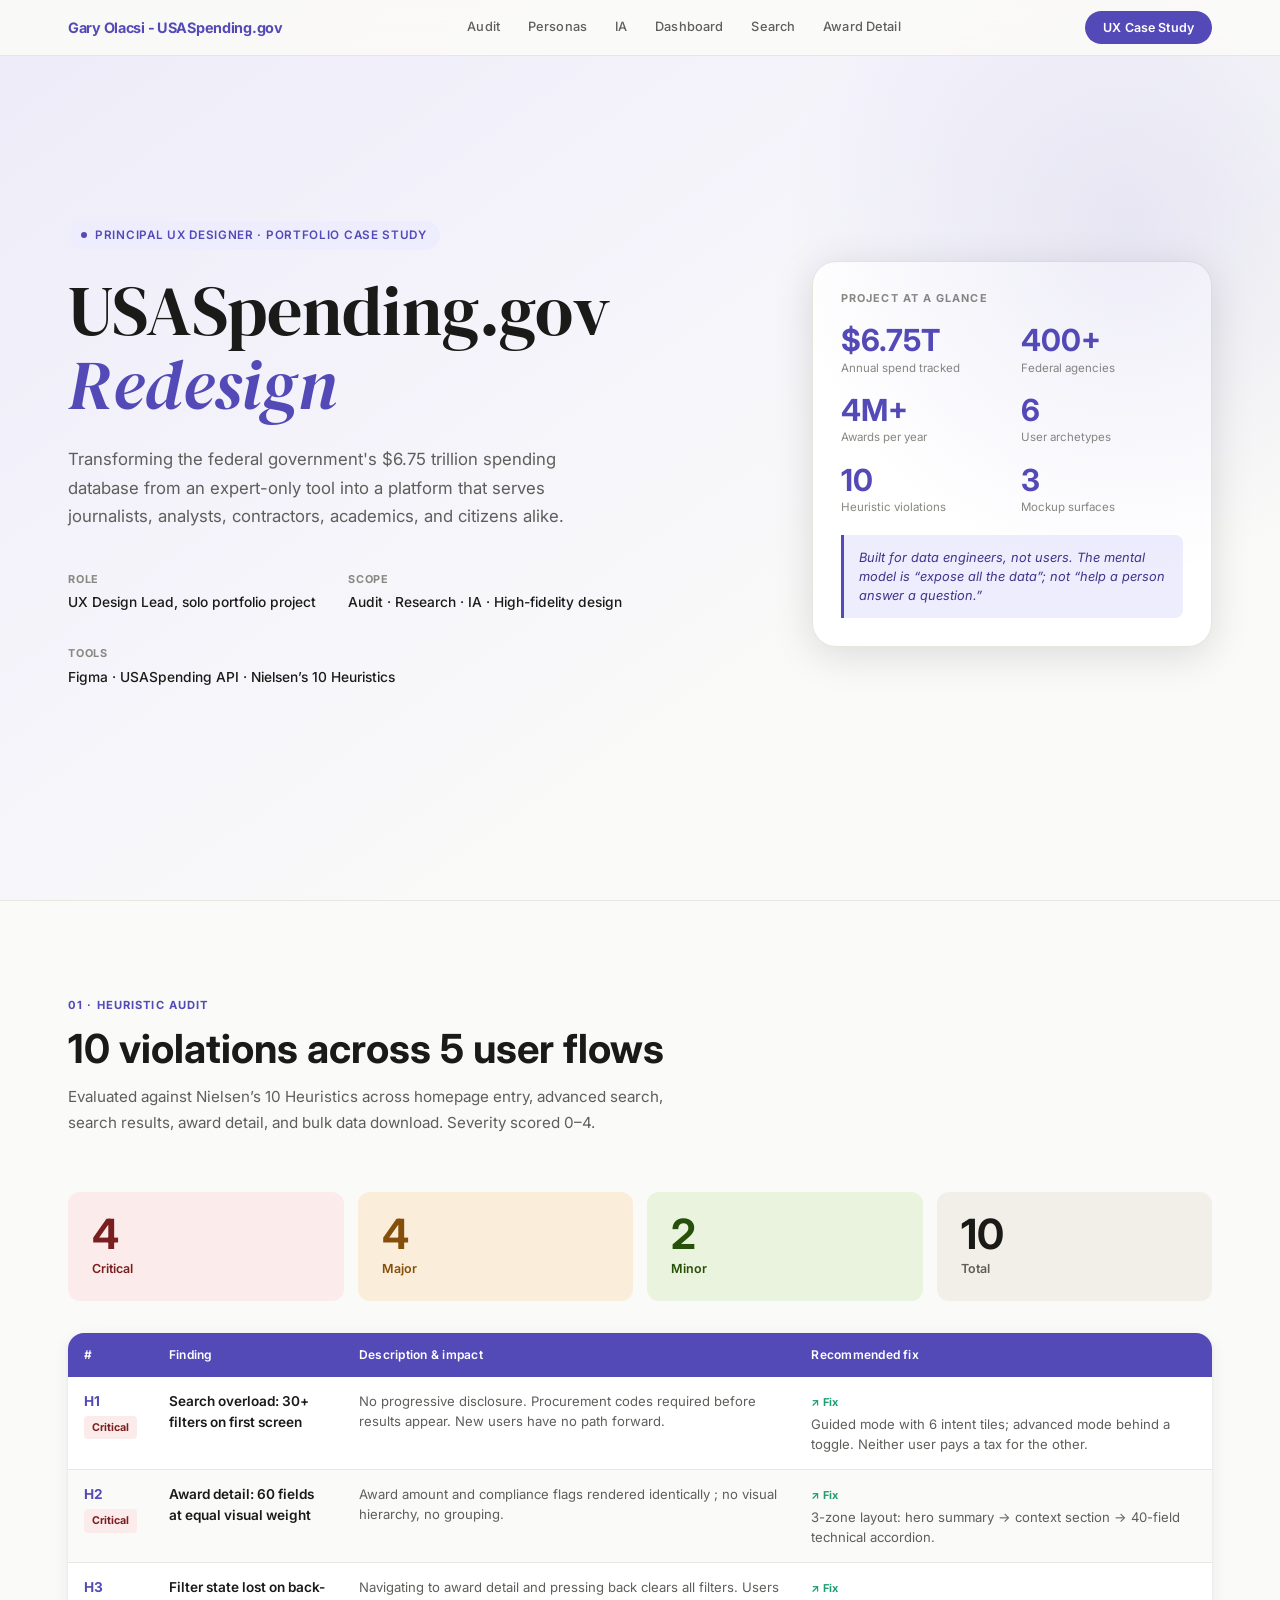
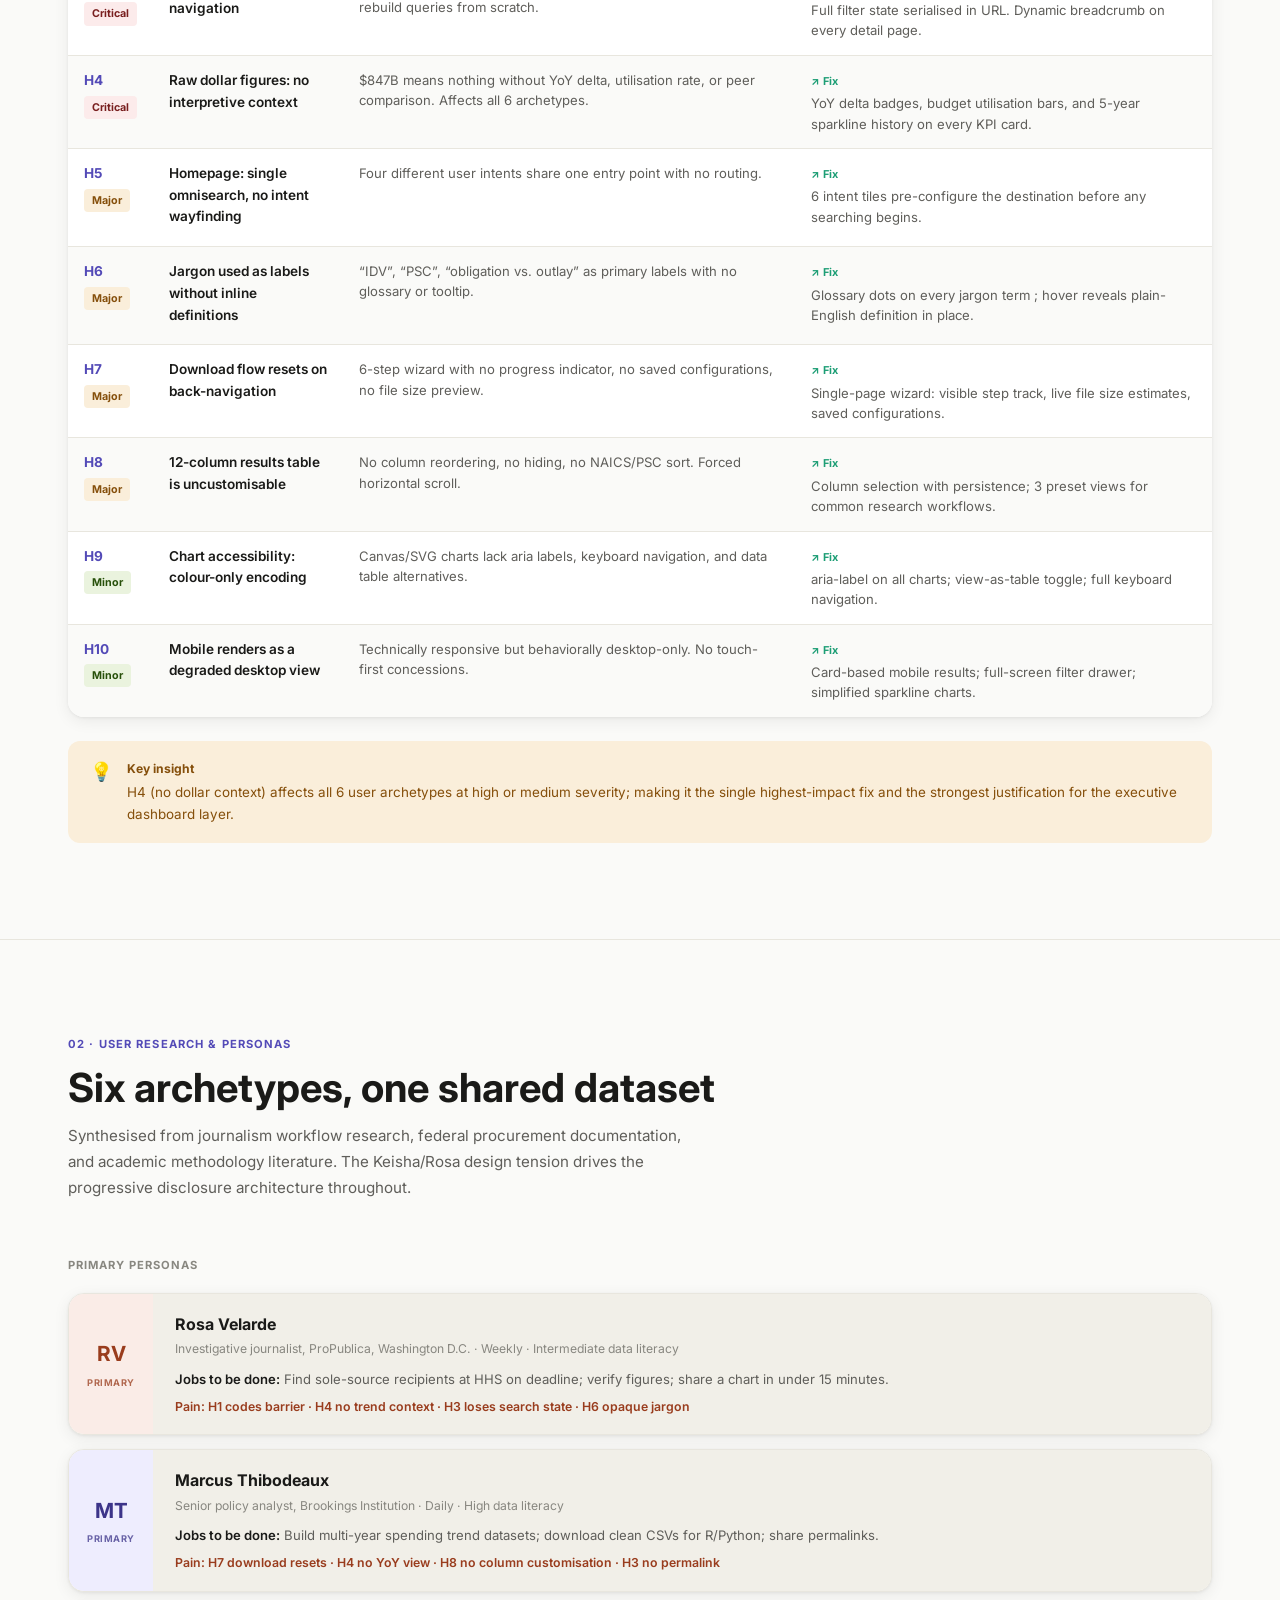
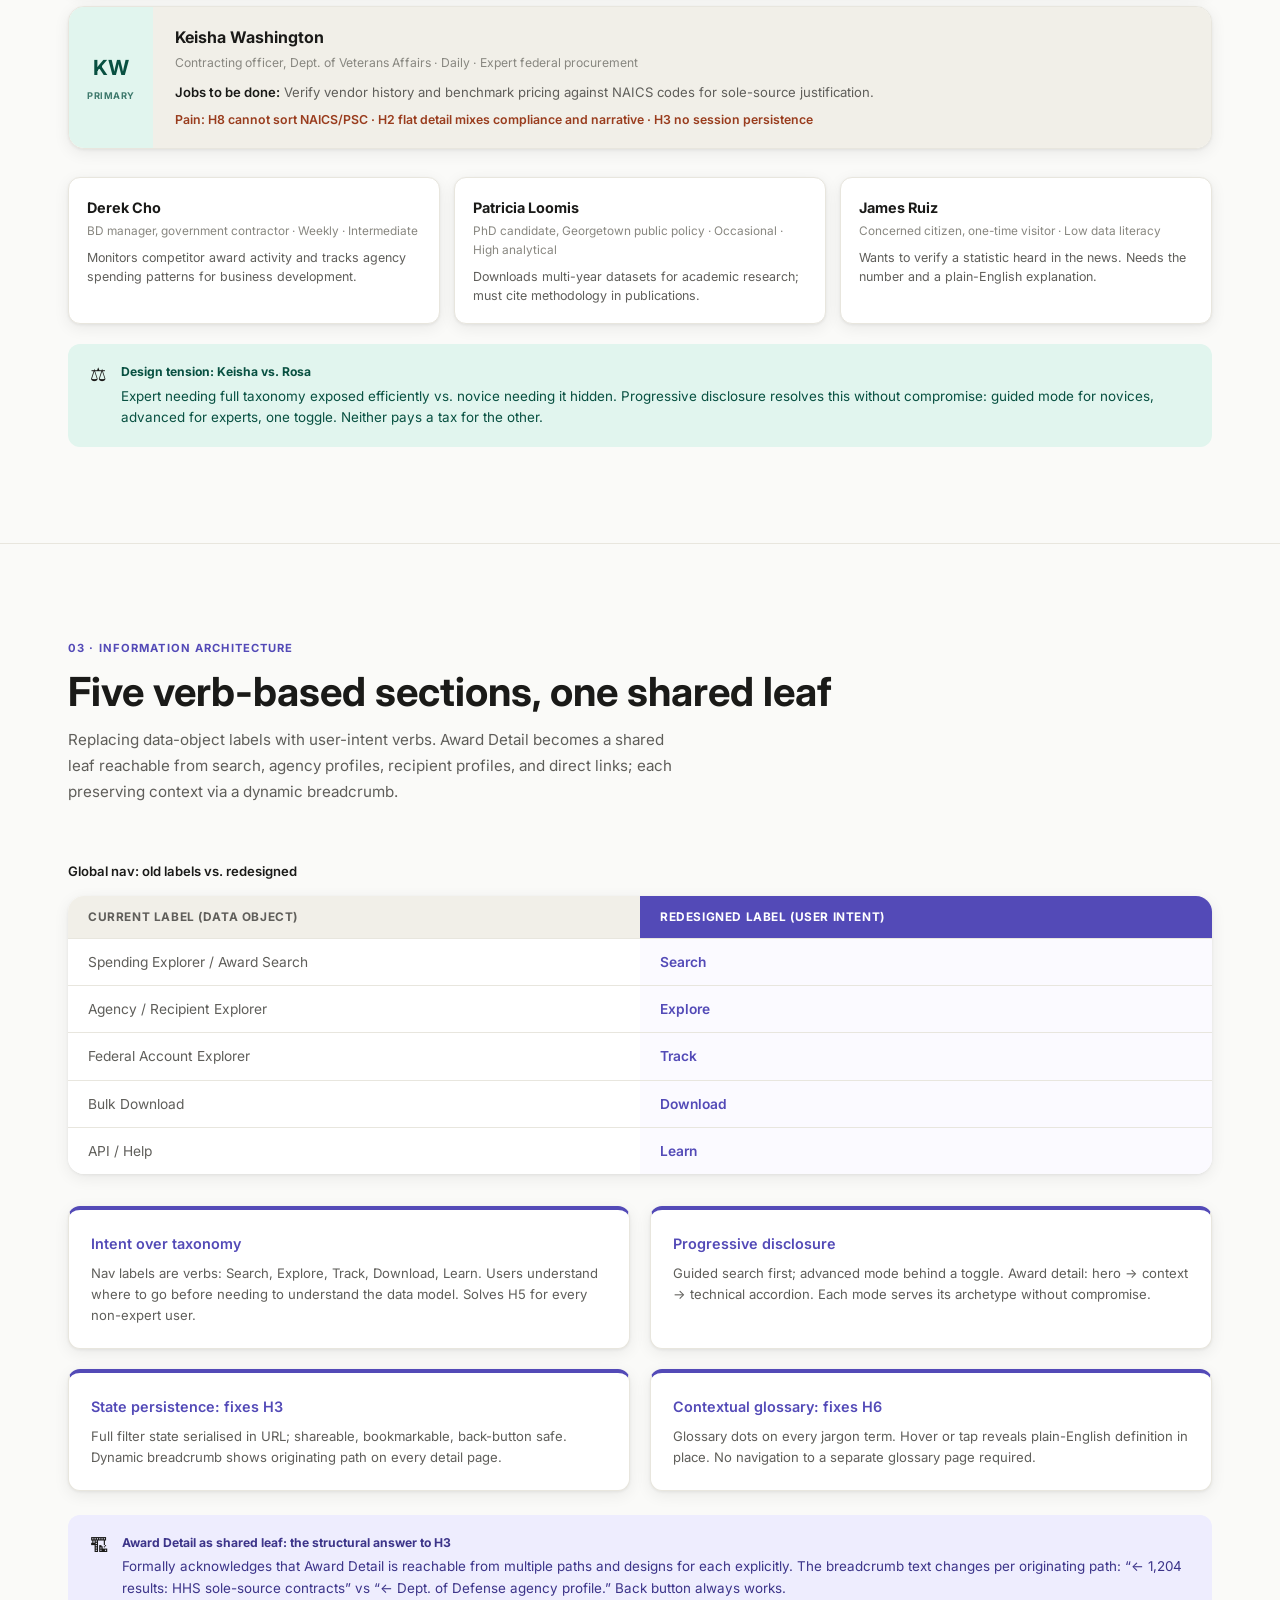
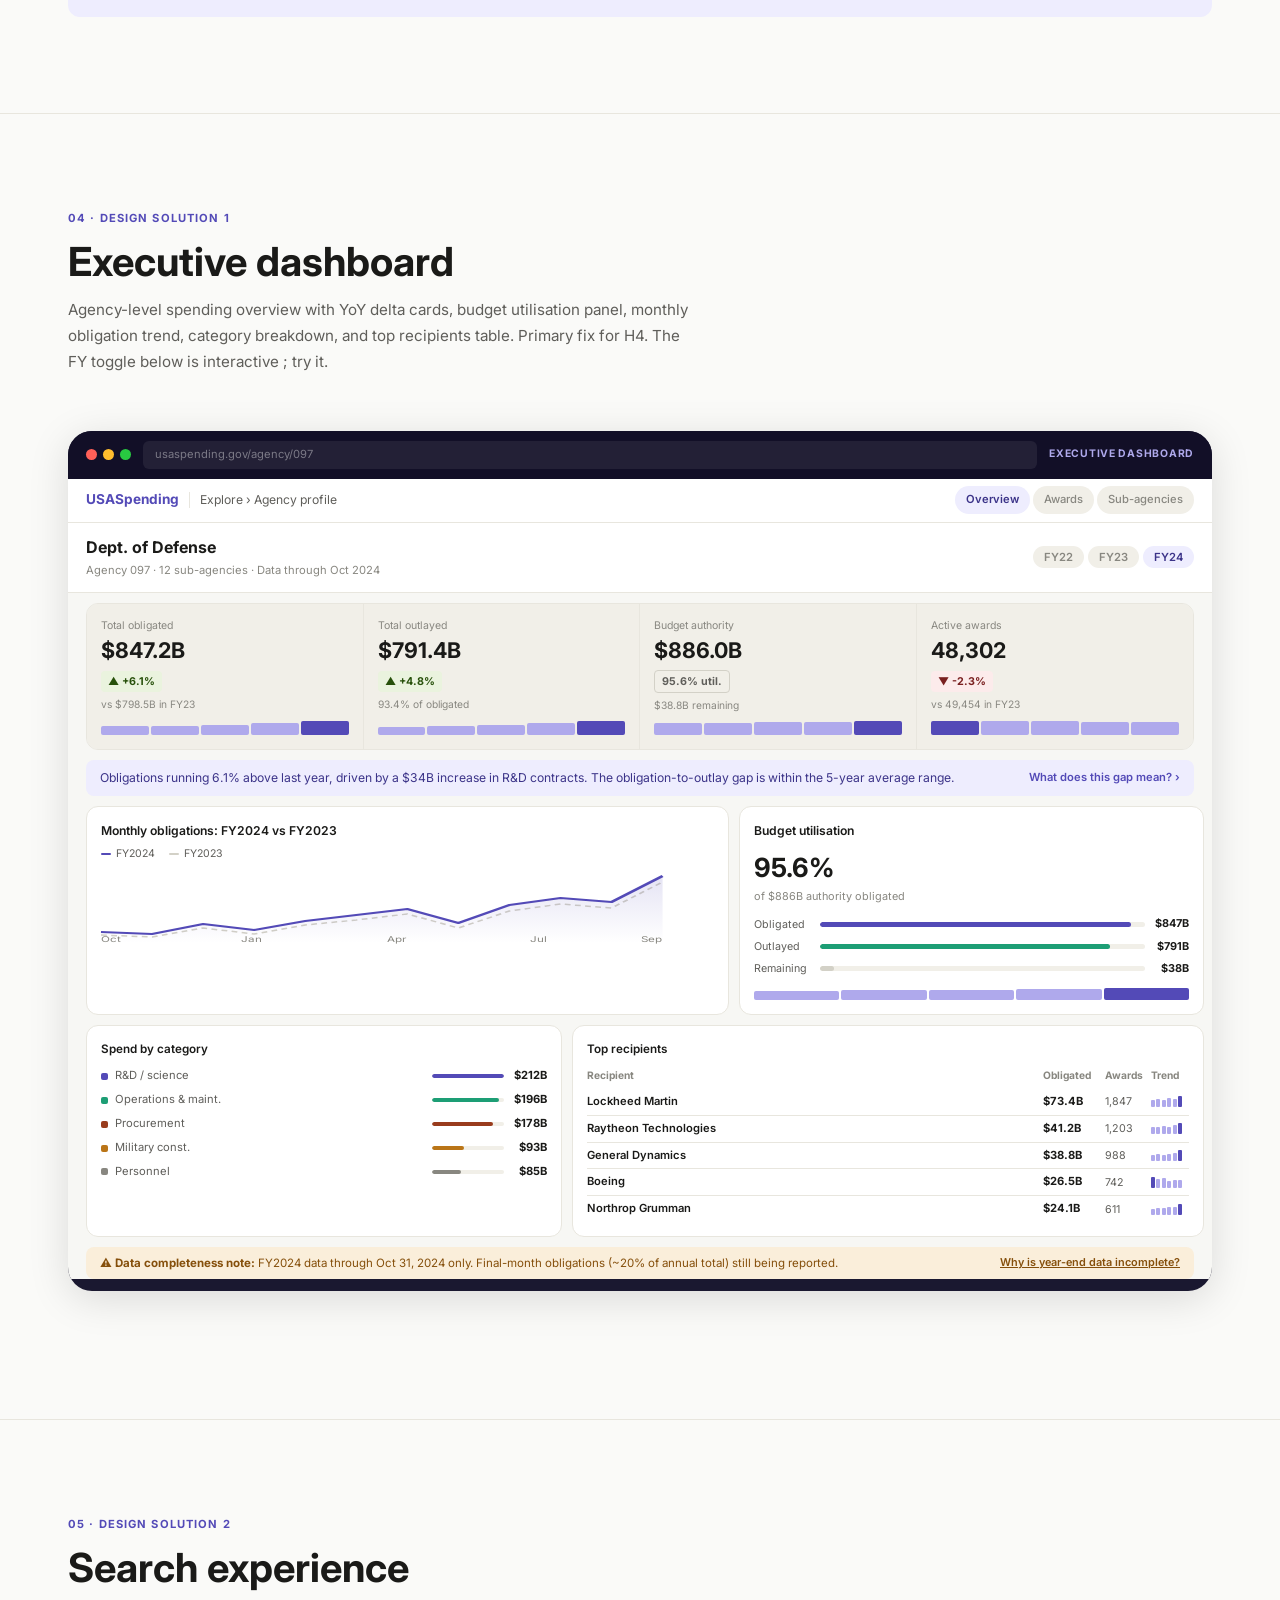
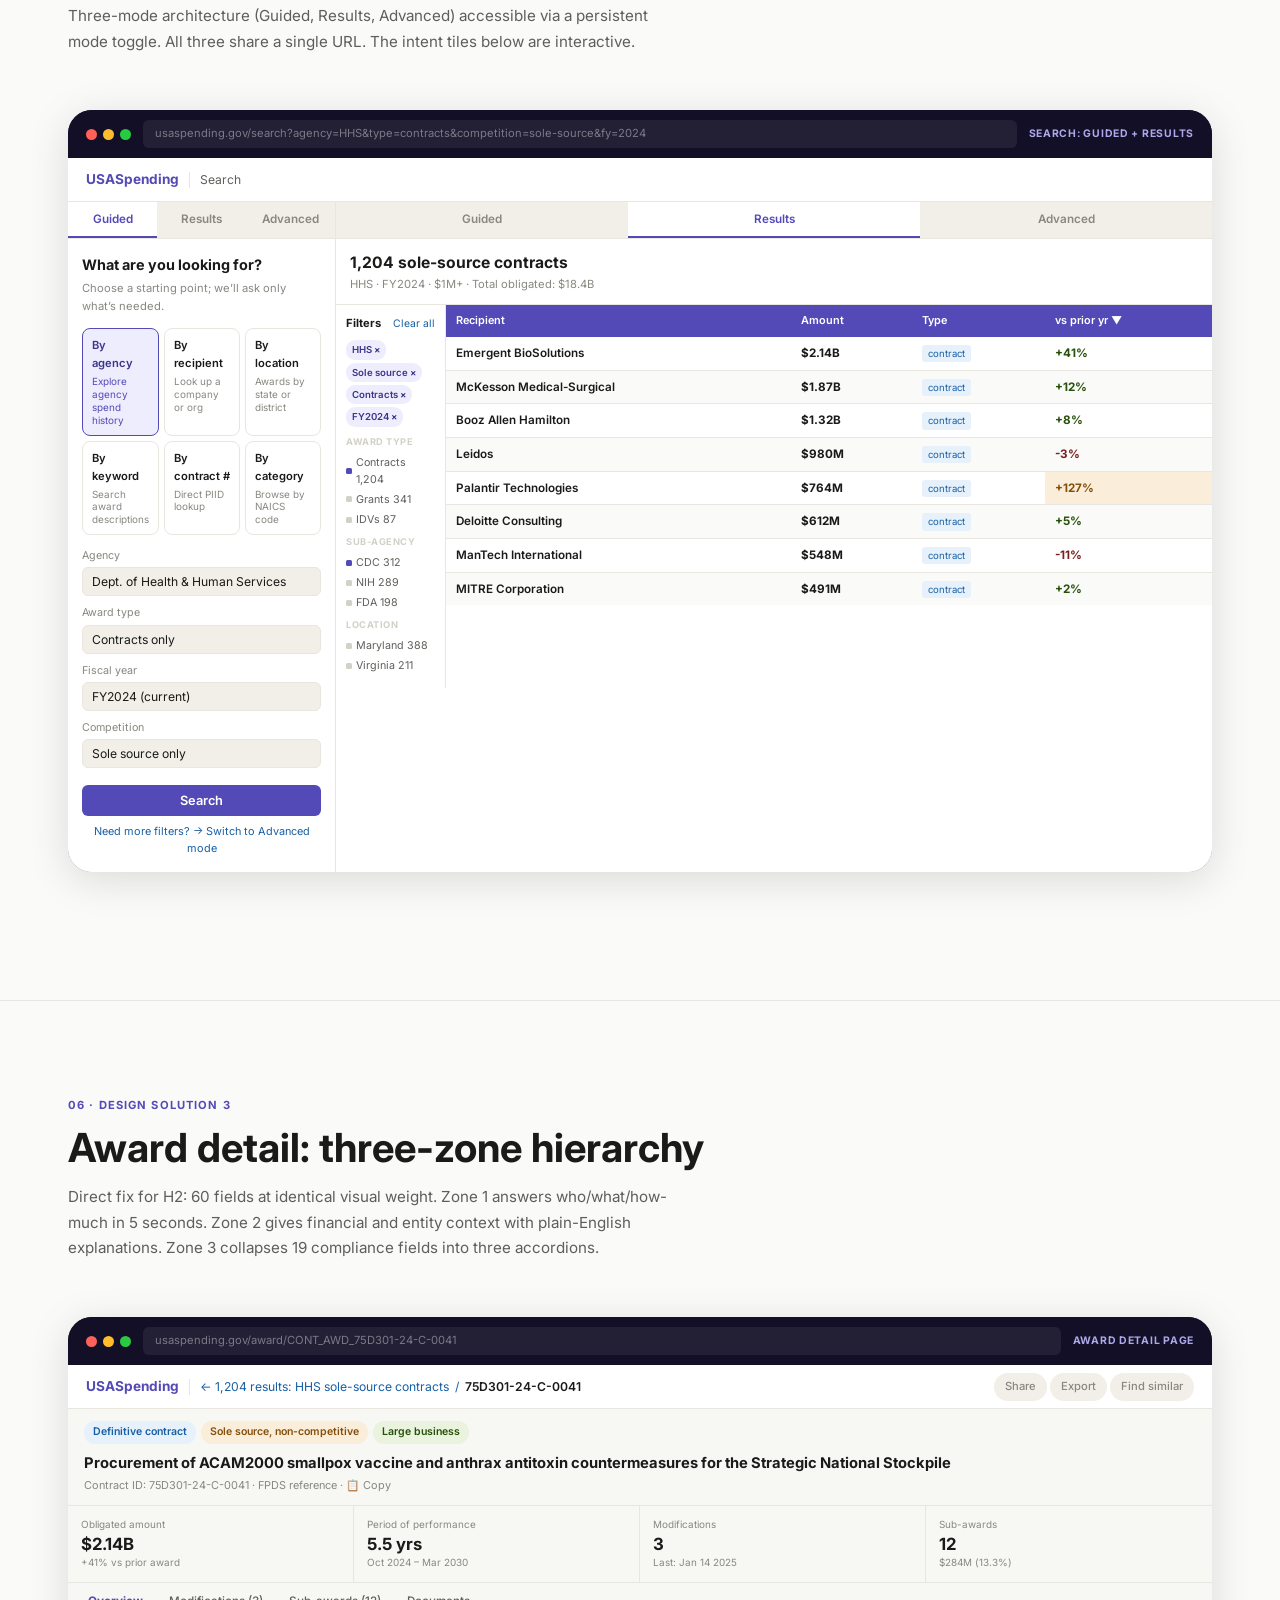
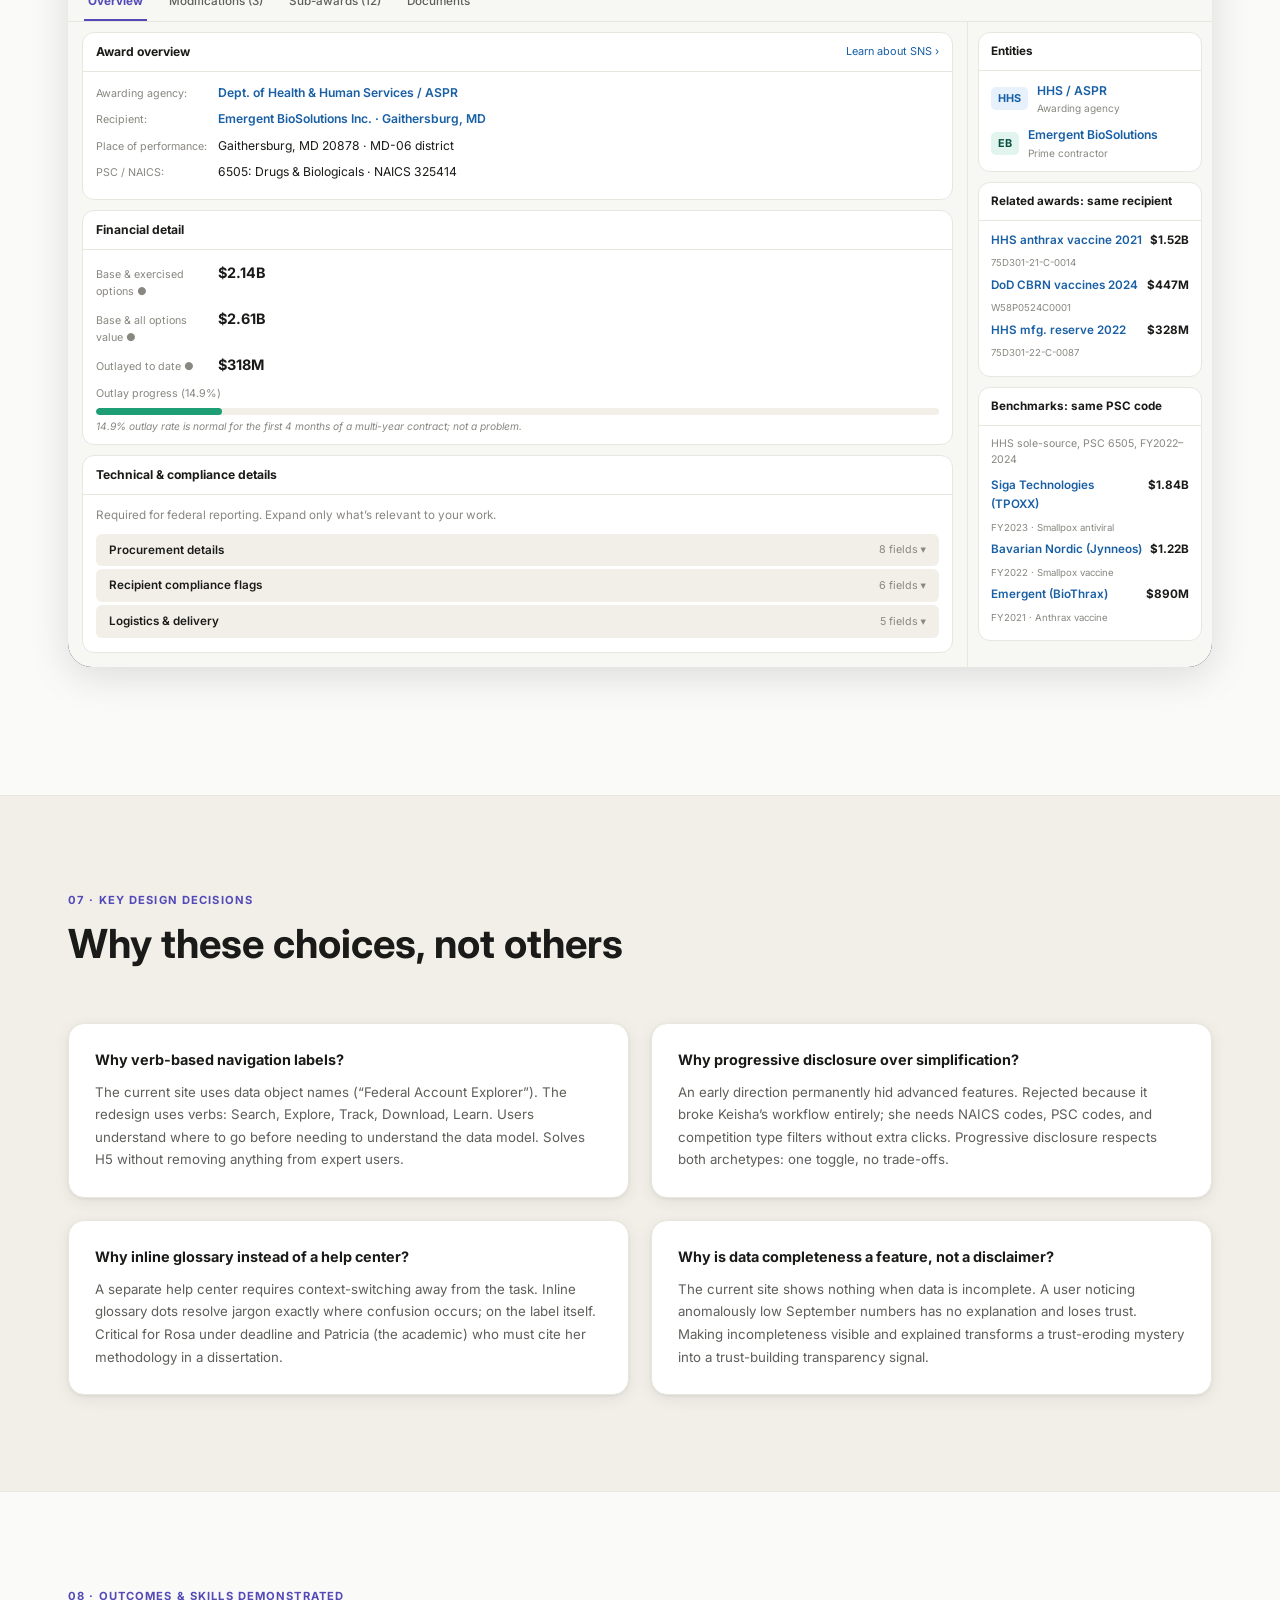
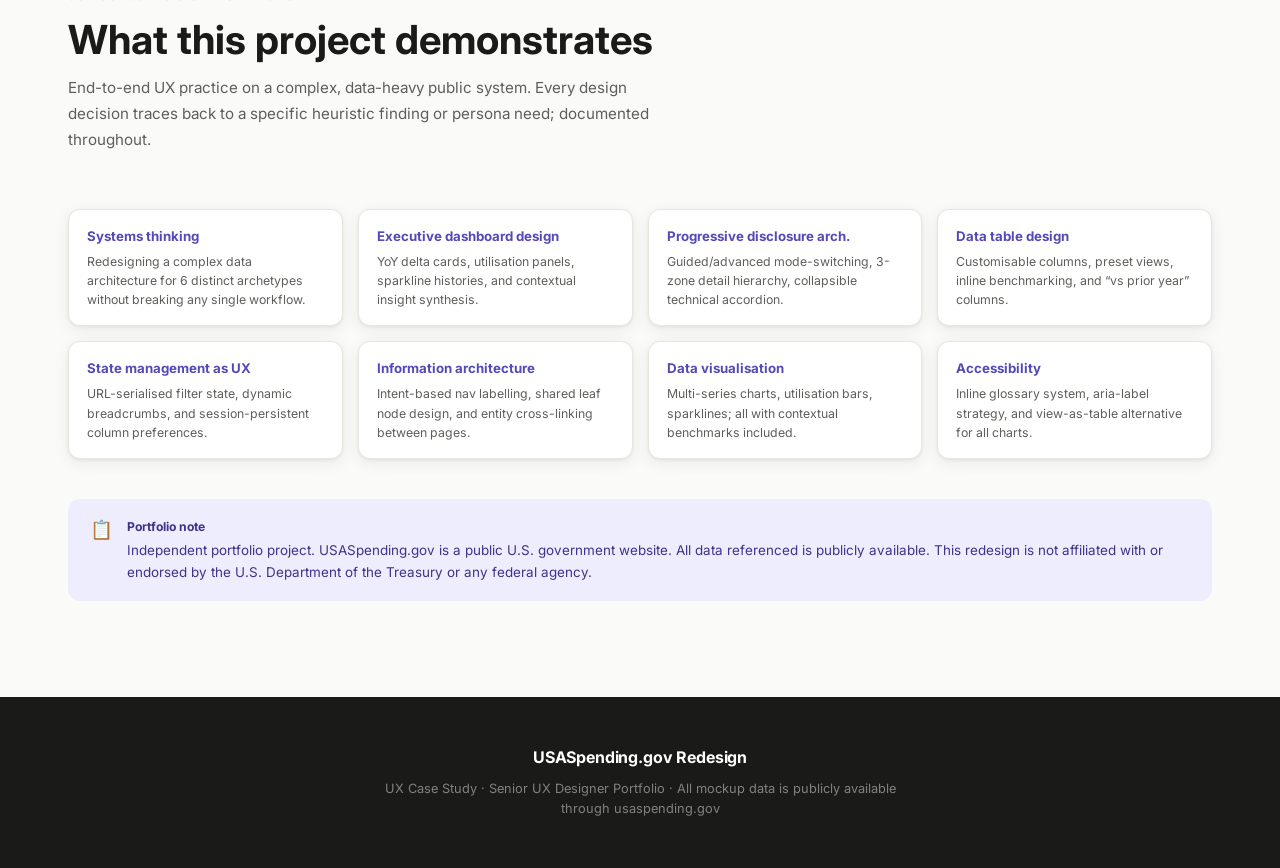
<file: USASpending_Portfolio_6.html>
<!DOCTYPE html>
<html lang="en">
<head>
<meta charset="UTF-8">
<meta name="viewport" content="width=device-width, initial-scale=1.0">
<title>Gary Olacsi - USASpending.gov Redesign: UX Case Study</title>
<link rel="preconnect" href="https://fonts.googleapis.com">
<link rel="preconnect" href="https://fonts.gstatic.com" crossorigin>
<link href="https://fonts.googleapis.com/css2?family=Inter:wght@300;400;500;600;700&family=DM+Serif+Display:ital@0;1&display=swap" rel="stylesheet">
<style>
/* ─── TOKENS ──────────────────────────────────────────────────── */
:root {
  --pu:#534AB7; --pul:#EEEDFE; --pud:#3C3489; --pum:#AFA9EC;
  --te:#1D9E75; --tel:#E1F5EE; --ted:#085041;
  --co:#993C1D; --col:#FAECE7;
  --am:#854F0B; --aml:#FAEEDA;
  --rd:#791F1F; --rdl:#FCEBEB;
  --gr:#27500A; --grl:#EAF3DE;
  --gl:#F1EFE8; --gm:#D3D1C7; --gd:#1A1A18;
  --gt:#5F5E5A; --gh:#888780;
  --bl:#185FA5; --bll:#E6F1FB;
  --bg:#FAFAF8; --card:#FFFFFF; --border:#E8E6DE;
  --ink:#1A1A18; --muted:#5F5E5A;
  --r-sm:8px; --r-md:12px; --r-lg:16px; --r-xl:24px;
  --shadow:0 1px 3px rgba(0,0,0,.06),0 4px 16px rgba(0,0,0,.07);
  --shadow-lg:0 8px 40px rgba(0,0,0,.13);
  --transition:.22s cubic-bezier(.4,0,.2,1);
}
/* ─── RESET ───────────────────────────────────────────────────── */
*,*::before,*::after{box-sizing:border-box;margin:0;padding:0}
html{scroll-behavior:smooth;-webkit-font-smoothing:antialiased}
body{font-family:'Inter',system-ui,sans-serif;background:var(--bg);color:var(--ink);line-height:1.6;overflow-x:hidden}
a{color:var(--bl);text-decoration:none}
img{display:block;max-width:100%}
button{cursor:pointer;border:none;background:none;font-family:inherit}

/* ─── NAV ─────────────────────────────────────────────────────── */
nav{
  position:fixed;top:0;left:0;right:0;z-index:200;
  background:rgba(250,250,248,.94);backdrop-filter:blur(16px);-webkit-backdrop-filter:blur(16px);
  border-bottom:1px solid var(--border);height:56px;
  display:flex;align-items:center;
  transition:box-shadow .3s;
}
nav.scrolled{box-shadow:0 2px 20px rgba(0,0,0,.07)}
.nav-inner{max-width:1200px;margin:0 auto;padding:0 28px;display:flex;align-items:center;justify-content:space-between;width:100%;gap:24px}
.nav-logo{font-weight:700;font-size:.9rem;color:var(--pu);letter-spacing:-.02em;white-space:nowrap}
.nav-links{display:flex;gap:28px;align-items:center}
.nav-links a{font-size:.8rem;font-weight:500;color:var(--gt);transition:color var(--transition);letter-spacing:.01em}
.nav-links a:hover,.nav-links a.active{color:var(--pu)}
.nav-cta{font-size:.78rem;font-weight:600;padding:7px 18px;background:var(--pu);color:#fff;border-radius:20px;letter-spacing:.01em;transition:opacity var(--transition)}
.nav-cta:hover{opacity:.85}

/* ─── HERO ────────────────────────────────────────────────────── */
#hero{
  min-height:100vh;display:flex;align-items:center;
  background:linear-gradient(145deg,#EDEBF8 0%,#F5F4FB 40%,var(--bg) 70%);
  padding:88px 0 80px;position:relative;overflow:hidden;
}
#hero::before{
  content:'';position:absolute;top:-120px;right:-200px;
  width:700px;height:700px;
  background:radial-gradient(circle,rgba(83,74,183,.1) 0%,transparent 70%);
  pointer-events:none;
}
.hero-inner{max-width:1200px;margin:0 auto;padding:0 28px;display:grid;grid-template-columns:1fr 400px;gap:72px;align-items:center}
.hero-eyebrow{
  display:inline-flex;align-items:center;gap:8px;
  font-size:.73rem;font-weight:600;color:var(--pu);
  background:var(--pul);padding:5px 13px;border-radius:20px;margin-bottom:24px;
  letter-spacing:.06em;text-transform:uppercase;
}
.hero-eyebrow::before{content:'';width:6px;height:6px;background:var(--pu);border-radius:50%;flex-shrink:0}
h1.hero-title{
  font-family:'DM Serif Display',Georgia,serif;
  font-size:clamp(2.8rem,5.5vw,4.4rem);font-weight:400;line-height:1.06;
  color:var(--ink);margin-bottom:22px;
}
h1.hero-title em{font-style:italic;color:var(--pu)}
.hero-sub{font-size:1.05rem;color:var(--muted);max-width:540px;margin-bottom:40px;line-height:1.7}
.hero-meta{display:flex;flex-wrap:wrap;gap:32px}
.hero-meta-label{font-size:.68rem;font-weight:700;color:var(--gh);text-transform:uppercase;letter-spacing:.07em;margin-bottom:3px}
.hero-meta-value{font-size:.86rem;font-weight:500;color:var(--ink)}

/* Stats card */
.hero-card{
  background:var(--card);border:1px solid var(--border);border-radius:var(--r-xl);
  padding:28px;box-shadow:var(--shadow-lg);
  animation:floatCard 6s ease-in-out infinite;
}
@keyframes floatCard{0%,100%{transform:translateY(0)}50%{transform:translateY(-6px)}}
.hero-card-title{font-size:.68rem;font-weight:700;color:var(--gh);text-transform:uppercase;letter-spacing:.1em;margin-bottom:18px}
.stat-grid{display:grid;grid-template-columns:1fr 1fr;gap:18px;margin-bottom:18px}
.stat-val{font-size:1.9rem;font-weight:700;color:var(--pu);line-height:1;margin-bottom:3px}
.stat-lbl{font-size:.72rem;color:var(--gh)}
.thesis-box{background:var(--pul);border-left:3px solid var(--pu);border-radius:0 var(--r-sm) var(--r-sm) 0;padding:13px 15px}
.thesis-box p{font-size:.8rem;color:var(--pud);font-style:italic;line-height:1.5;margin:0}

/* ─── SECTION CHROME ──────────────────────────────────────────── */
.section{padding:96px 0}
.wrap{max-width:1200px;margin:0 auto;padding:0 28px}
.sec-head{margin-bottom:56px}
.eyebrow{font-size:.7rem;font-weight:700;color:var(--pu);text-transform:uppercase;letter-spacing:.1em;margin-bottom:10px}
h2.sec-title{font-size:clamp(1.7rem,3.2vw,2.5rem);font-weight:700;line-height:1.18;color:var(--ink);margin-bottom:12px}
.sec-desc{font-size:.95rem;color:var(--muted);max-width:620px;line-height:1.7}
.divider{height:1px;background:var(--border);margin:0}

/* ─── SCROLL ANIMATIONS ───────────────────────────────────────── */
.reveal{opacity:0;transform:translateY(28px);transition:opacity .65s ease,transform .65s ease}
.reveal.in{opacity:1;transform:none}
.reveal-delay-1{transition-delay:.1s}
.reveal-delay-2{transition-delay:.2s}
.reveal-delay-3{transition-delay:.3s}

/* ─── SEVERITY SUMMARY ────────────────────────────────────────── */
.sev-row{display:grid;grid-template-columns:repeat(4,1fr);gap:14px;margin-bottom:32px}
.sev-card{border-radius:var(--r-md);padding:22px 24px}
.sev-card .n{font-size:2.6rem;font-weight:700;line-height:1;margin-bottom:4px}
.sev-card .l{font-size:.78rem;font-weight:600}
.sc-crit{background:var(--rdl)} .sc-crit .n,.sc-crit .l{color:var(--rd)}
.sc-maj {background:var(--aml)} .sc-maj .n,.sc-maj .l{color:var(--am)}
.sc-min {background:var(--grl)} .sc-min .n,.sc-min .l{color:var(--gr)}
.sc-tot {background:var(--gl)}  .sc-tot .n{color:var(--gd)} .sc-tot .l{color:var(--gt)}

/* ─── FINDINGS TABLE ──────────────────────────────────────────── */
.ftable{width:100%;border-collapse:separate;border-spacing:0;border-radius:var(--r-lg);overflow:hidden;box-shadow:var(--shadow);background:var(--card)}
.ftable th{background:var(--pu);color:#fff;font-size:.75rem;font-weight:600;padding:12px 16px;text-align:left;letter-spacing:.02em}
.ftable td{padding:14px 16px;font-size:.84rem;vertical-align:top;border-bottom:1px solid var(--border)}
.ftable tr:last-child td{border-bottom:none}
.ftable tr:nth-child(even) td{background:#FAFAF8}
.sev-badge{display:inline-block;font-size:.67rem;font-weight:700;padding:3px 8px;border-radius:4px;white-space:nowrap;margin-top:4px}
.sc-b{background:var(--rdl);color:var(--rd)} .sm-b{background:var(--aml);color:var(--am)} .sn-b{background:var(--grl);color:var(--gr)}
.fid{font-weight:700;font-size:.85rem;color:var(--pu)}
.ftitle{font-weight:600;color:var(--ink);margin-bottom:4px;font-size:.85rem}
.fdesc{color:var(--muted);font-size:.82rem;line-height:1.55}
.ffix-lbl{display:inline-block;font-size:.68rem;font-weight:700;color:var(--te);margin-bottom:3px}
.ffix{color:var(--muted);font-size:.82rem;line-height:1.55}

/* ─── CALLOUT ─────────────────────────────────────────────────── */
.callout{border-radius:var(--r-md);padding:18px 22px;display:flex;gap:14px;align-items:flex-start;margin-top:24px}
.callout-icon{font-size:1.15rem;flex-shrink:0;line-height:1.4}
.callout-lbl{font-size:.76rem;font-weight:700;margin-bottom:4px}
.callout-body{font-size:.84rem;line-height:1.6}
.cq-amber{background:var(--aml)} .cq-amber .callout-lbl,.cq-amber .callout-body{color:var(--am)}
.cq-purple{background:var(--pul)} .cq-purple .callout-lbl,.cq-purple .callout-body{color:var(--pud)}
.cq-teal{background:var(--tel)} .cq-teal .callout-lbl,.cq-teal .callout-body{color:var(--ted)}

/* ─── PERSONAS ────────────────────────────────────────────────── */
.persona-list{display:flex;flex-direction:column;gap:14px}
.p-card{display:flex;border-radius:var(--r-lg);overflow:hidden;box-shadow:var(--shadow);background:var(--card);border:1px solid var(--border)}
.p-avatar{width:84px;flex-shrink:0;display:flex;flex-direction:column;align-items:center;justify-content:center;gap:5px;padding:20px 0}
.p-ini{font-size:1.3rem;font-weight:700}
.p-type{font-size:.58rem;font-weight:700;text-transform:uppercase;letter-spacing:.05em;opacity:.75}
.p-body{flex:1;padding:18px 22px;background:var(--gl)}
.p-name{font-weight:700;font-size:1rem;color:var(--ink);margin-bottom:2px}
.p-role{font-size:.76rem;color:var(--gh);margin-bottom:10px}
.p-jtbd{font-size:.82rem;color:var(--muted);margin-bottom:7px}
.p-jtbd strong{color:var(--ink);font-weight:600}
.p-pain{font-size:.77rem;font-weight:600;color:var(--co)}
.p-secondary-grid{display:grid;grid-template-columns:repeat(3,1fr);gap:14px;margin-top:14px}
.p-sec{background:var(--card);border:1px solid var(--border);border-radius:var(--r-md);padding:18px;box-shadow:var(--shadow)}
.p-sec-name{font-weight:700;font-size:.9rem;color:var(--gd);margin-bottom:3px}
.p-sec-role{font-size:.74rem;color:var(--gh);margin-bottom:7px}
.p-sec-desc{font-size:.78rem;color:var(--muted);line-height:1.55}

/* ─── IA ──────────────────────────────────────────────────────── */
.nav-compare{display:grid;grid-template-columns:1fr 1fr;border-radius:var(--r-lg);overflow:hidden;box-shadow:var(--shadow);background:var(--card)}
.nch-head{padding:12px 20px;font-size:.74rem;font-weight:700;letter-spacing:.05em;text-transform:uppercase}
.nch-old{background:var(--gl);color:var(--gt)}
.nch-new{background:var(--pu);color:#fff}
.nc-row{display:contents}
.nc-old,.nc-new{padding:12px 20px;font-size:.86rem;border-top:1px solid var(--border)}
.nc-old{color:var(--muted);background:#fff}
.nc-new{color:var(--pu);font-weight:600;background:#FBFAFF}
.ia-grid{display:grid;grid-template-columns:1fr 1fr;gap:20px;margin-top:32px}
.ia-card{background:var(--card);border:1px solid var(--border);border-top:4px solid var(--pu);border-radius:var(--r-md);padding:22px;box-shadow:var(--shadow)}
.ia-card h4{font-size:.9rem;color:var(--pu);margin-bottom:8px;font-weight:600}
.ia-card p{font-size:.82rem;color:var(--muted);line-height:1.6}

/* ─── MOCKUP CHROME ───────────────────────────────────────────── */
.mockup-shell{
  background:#1A1830;border-radius:var(--r-xl);overflow:hidden;
  box-shadow:var(--shadow-lg),0 0 0 1px rgba(255,255,255,.06);
  margin:32px 0;
}
.mockup-bar{
  background:#120F27;padding:10px 18px;
  display:flex;align-items:center;gap:12px;
}
.dots{display:flex;gap:6px}
.d{width:11px;height:11px;border-radius:50%}
.d-r{background:#FF6058} .d-y{background:#FFBD2E} .d-g{background:#28CA41}
.addr-bar{
  flex:1;background:rgba(255,255,255,.07);border-radius:6px;
  padding:5px 12px;font-size:.7rem;color:rgba(255,255,255,.4);
}
.mockup-tag{font-size:.65rem;font-weight:700;color:var(--pum);text-transform:uppercase;letter-spacing:.07em;white-space:nowrap}
.mockup-body{background:#F7F7F4}

/* ── UI primitives inside mockups ── */
.ui-topbar{
  background:#fff;border-bottom:1px solid var(--border);
  height:44px;display:flex;align-items:center;padding:0 18px;gap:10px;
}
.ui-logo{font-weight:700;font-size:.85rem;color:var(--pu)}
.ui-div{width:1px;height:16px;background:var(--border)}
.ui-bc{font-size:.76rem;color:var(--gt);flex:1;overflow:hidden;white-space:nowrap;text-overflow:ellipsis}
.ui-tabs{display:flex;gap:3px}
.ui-tab{font-size:.7rem;font-weight:500;padding:5px 11px;border-radius:14px;color:var(--gh);background:var(--gl);transition:all .15s}
.ui-tab.on{background:var(--pul);color:var(--pud);font-weight:600}
.ui-band{padding:12px 18px;background:#fff;border-bottom:1px solid var(--border);display:flex;justify-content:space-between;align-items:center}
.ui-agency{font-size:1rem;font-weight:700;color:var(--ink);margin-bottom:2px}
.ui-agency-meta{font-size:.7rem;color:var(--gh)}
.fy-row{display:flex;gap:4px}
.fy-btn{font-size:.7rem;font-weight:600;padding:4px 11px;border-radius:14px;background:var(--gl);color:var(--gh);transition:all .2s;cursor:pointer;border:none;font-family:inherit}
.fy-btn.on{background:var(--pul);color:var(--pud)}

/* KPI cards */
.kpi-row{display:grid;grid-template-columns:repeat(4,1fr);margin:10px 18px;border:1px solid var(--border);border-radius:var(--r-md);overflow:hidden}
.kpi-cell{padding:14px;background:var(--gl);border-right:1px solid var(--border);transition:background .3s}
.kpi-cell:last-child{border-right:none}
.kpi-lbl{font-size:.66rem;color:var(--gh);margin-bottom:5px}
.kpi-val{font-size:1.35rem;font-weight:700;color:var(--ink);line-height:1;margin-bottom:5px;transition:all .3s}
.kpi-badge-wrap{margin-bottom:4px}
.kpi-badge{display:inline-flex;align-items:center;gap:3px;font-size:.67rem;font-weight:700;padding:2px 7px;border-radius:4px}
.kb-up{background:var(--grl);color:var(--gr)}
.kb-dn{background:var(--rdl);color:var(--rd)}
.kb-nu{background:var(--gl);color:var(--gt);border:1px solid var(--gm)}
.kpi-ctx{font-size:.64rem;color:var(--gh)}
.kpi-spark{display:flex;gap:2px;align-items:flex-end;height:14px;margin-top:8px}
.kpi-spark span{flex:1;background:var(--pum);border-radius:2px;transition:height .4s ease;min-height:2px}
.kpi-spark span.hi{background:var(--pu)}

/* Insight strip */
.ins-strip{
  margin:0 18px 10px;padding:9px 14px;background:var(--pul);
  border-radius:var(--r-sm);display:flex;justify-content:space-between;align-items:center;gap:12px;
}
.ins-strip p{font-size:.76rem;color:var(--pud);margin:0;line-height:1.5}
.ins-strip a{font-size:.7rem;font-weight:600;color:var(--pu);white-space:nowrap;flex-shrink:0}

/* Chart + util row */
.chart-util-row{display:grid;grid-template-columns:58% 42%;margin:0 18px 10px;gap:10px}
.chart-card,.util-card{background:#fff;border:1px solid var(--border);border-radius:var(--r-md);padding:14px}
.cc-title{font-size:.76rem;font-weight:600;color:var(--ink);margin-bottom:5px}
.cc-leg{display:flex;gap:14px;margin-bottom:8px}
.cc-leg-item{display:flex;align-items:center;gap:5px;font-size:.66rem;color:var(--gt)}
.cc-leg-dot{width:10px;height:2px;border-radius:1px}
.cc-chart{height:72px;position:relative}
.cc-svg{width:100%;height:100%;overflow:visible}
.util-big{font-size:1.65rem;font-weight:700;color:var(--ink)}
.util-sub{font-size:.68rem;color:var(--gh);margin-bottom:10px}
.util-bar-row{display:flex;align-items:center;gap:8px;margin-bottom:5px}
.util-lbl{font-size:.67rem;color:var(--gt);width:58px;flex-shrink:0}
.util-track{flex:1;height:5px;background:var(--gl);border-radius:3px;overflow:hidden}
.util-fill{height:100%;border-radius:3px}
.util-num{font-size:.68rem;font-weight:700;color:var(--ink);width:36px;text-align:right}
.util-spark{display:flex;gap:2px;align-items:flex-end;height:12px;margin-top:8px}
.util-spark span{flex:1;border-radius:2px}

/* Cat + recipients row */
.cat-rec-row{display:grid;grid-template-columns:43% 57%;margin:0 18px 10px;gap:10px}
.cat-card,.rec-card{background:#fff;border:1px solid var(--border);border-radius:var(--r-md);padding:14px}
.c-sect-title{font-size:.73rem;font-weight:600;color:var(--ink);margin-bottom:9px}
.cat-row{display:flex;align-items:center;gap:7px;margin-bottom:6px}
.cat-dot{width:7px;height:7px;border-radius:2px;flex-shrink:0}
.cat-name{font-size:.7rem;color:var(--gt);flex:1}
.cat-bar-w{width:72px;height:4px;background:var(--gl);border-radius:2px;overflow:hidden}
.cat-bar-f{height:100%;border-radius:2px}
.cat-val{font-size:.7rem;font-weight:700;color:var(--ink);width:36px;text-align:right}
.rec-head{display:grid;grid-template-columns:1fr 60px 44px 38px;gap:2px;margin-bottom:5px}
.rec-head span{font-size:.64rem;font-weight:700;color:var(--gh)}
.rec-row{display:grid;grid-template-columns:1fr 60px 44px 38px;gap:2px;align-items:center;padding:4px 0;border-bottom:1px solid var(--border)}
.rec-row:last-child{border-bottom:none}
.rec-name{font-size:.7rem;font-weight:600;color:var(--ink)}
.rec-amt{font-size:.7rem;font-weight:700;color:var(--ink)}
.rec-ct{font-size:.67rem;color:var(--gt)}
.spark-mini{display:flex;gap:1.5px;align-items:flex-end;height:11px}
.spark-mini span{width:4px;border-radius:1px}
.spark-mini span.hi{background:var(--pu)}

/* Data alert */
.data-alert{margin:0 18px 12px;padding:7px 14px;background:var(--aml);border-radius:var(--r-sm);display:flex;align-items:center;gap:10px}
.data-alert p{font-size:.72rem;color:var(--am);margin:0;flex:1;line-height:1.4}
.data-alert a{font-size:.68rem;font-weight:600;color:var(--am);text-decoration:underline;white-space:nowrap}

/* ── Search mockup ── */
.search-panels{display:grid;grid-template-columns:268px 1fr}
.guided-panel{background:#fff;border-right:1px solid var(--border)}
.results-panel{background:#fff}
.mode-bar{display:flex;background:var(--gl);border-bottom:1px solid var(--border)}
.mode-btn{flex:1;padding:10px;font-size:.73rem;font-weight:600;color:var(--gh);text-align:center;border-bottom:2px solid transparent;cursor:pointer;transition:all .15s;font-family:inherit;background:none;border:none;border-bottom:2px solid transparent}
.mode-btn.on{color:var(--pu);border-bottom-color:var(--pu);background:#fff}
.guided-body{padding:14px}
.g-q{font-size:.9rem;font-weight:700;color:var(--ink);margin-bottom:4px}
.g-hint{font-size:.7rem;color:var(--gh);margin-bottom:12px}
.intent-grid{display:grid;grid-template-columns:1fr 1fr 1fr;gap:5px;margin-bottom:12px}
.intent-tile{
  padding:8px 9px;border:1.5px solid var(--border);border-radius:8px;
  font-size:.7rem;font-weight:600;color:var(--ink);cursor:pointer;
  transition:all .15s;background:#fff;
}
.intent-tile.on{background:var(--pul);border-color:var(--pu);color:var(--pud)}
.tile-sub{font-size:.62rem;font-weight:400;color:var(--gh);margin-top:2px;line-height:1.3}
.intent-tile.on .tile-sub{color:var(--pu)}
.ff{margin-bottom:8px}
.ff-lbl{font-size:.67rem;color:var(--gh);margin-bottom:3px}
.ff-inp{width:100%;padding:6px 9px;border:1px solid var(--border);border-radius:6px;font-size:.76rem;color:var(--ink);background:var(--gl);font-family:inherit}
.search-btn{width:100%;padding:8px;background:var(--pu);color:#fff;border-radius:6px;font-size:.8rem;font-weight:600;margin-top:9px;transition:opacity .15s;border:none;font-family:inherit}
.search-btn:hover{opacity:.88}
.escalation{font-size:.68rem;color:var(--bl);text-align:center;margin-top:7px}
.r-header{padding:11px 14px;border-bottom:1px solid var(--border)}
.r-title{font-size:.98rem;font-weight:700;color:var(--ink)}
.r-meta{font-size:.7rem;color:var(--gh)}
.r-layout{display:flex}
.filter-rail{width:110px;flex-shrink:0;padding:10px;border-right:1px solid var(--border)}
.fr-title{font-size:.7rem;font-weight:700;color:var(--ink);display:flex;justify-content:space-between;align-items:center;margin-bottom:7px}
.fr-clear{color:var(--bl);font-weight:400;font-size:.65rem;cursor:pointer}
.fr-chips{display:flex;flex-wrap:wrap;gap:3px;margin-bottom:8px}
.fchip{font-size:.6rem;font-weight:600;padding:2px 6px;background:var(--pul);color:var(--pud);border-radius:9px}
.fr-grp-title{font-size:.58rem;font-weight:700;color:var(--gm);text-transform:uppercase;letter-spacing:.06em;margin:7px 0 4px}
.fr-opt{display:flex;align-items:center;gap:4px;margin-bottom:3px}
.fr-dot{width:6px;height:6px;border-radius:1.5px;flex-shrink:0}
.fr-lbl{font-size:.67rem;color:var(--gt)}
.rtable-wrap{flex:1;overflow:hidden}
.rtable{width:100%;border-collapse:collapse}
.rtable th{background:var(--pu);color:#fff;font-size:.68rem;font-weight:600;padding:7px 10px;text-align:left}
.rtable td{padding:7px 10px;font-size:.73rem;border-bottom:1px solid var(--border);vertical-align:middle}
.rtable tr:nth-child(even) td{background:#FAFAF8}
.rtable tr:last-child td{border-bottom:none}
.rt-name{font-weight:600;color:var(--ink)}
.rt-amt{font-weight:700;color:var(--ink)}
.rt-chip{display:inline-block;font-size:.6rem;padding:1px 6px;background:var(--bll);color:var(--bl);border-radius:3px}
.yoy-u{font-weight:700;color:var(--gr)}
.yoy-d{font-weight:700;color:var(--rd)}
.yoy-hl{font-weight:700;color:var(--am);background:var(--aml);padding:1px 5px;border-radius:3px}

/* ── Award detail mockup ── */
.award-layout{display:grid;grid-template-columns:1fr 244px}
.award-main{border-right:1px solid var(--border)}
.award-sidebar{}
.aw-badges{display:flex;gap:5px;padding:12px 16px 9px;flex-wrap:wrap}
.aw-badge{font-size:.66rem;font-weight:600;padding:3px 9px;border-radius:11px}
.ab-contract{background:var(--bll);color:var(--bl)}
.ab-sole{background:var(--aml);color:var(--am)}
.ab-biz{background:var(--grl);color:var(--gr)}
.aw-title-area{padding:0 16px 11px}
.aw-title{font-size:.92rem;font-weight:700;color:var(--ink);line-height:1.4;margin-bottom:3px}
.aw-id{font-size:.68rem;color:var(--gh)}
.kpi-band{display:grid;grid-template-columns:repeat(4,1fr);border-top:1px solid var(--border);border-bottom:1px solid var(--border)}
.kb-cell{padding:11px 13px;border-right:1px solid var(--border)}
.kb-cell:last-child{border-right:none}
.kb-lbl{font-size:.62rem;color:var(--gh);margin-bottom:3px}
.kb-val{font-size:1.05rem;font-weight:700;color:var(--ink);line-height:1}
.kb-sub{font-size:.62rem;color:var(--gh);margin-top:2px}
.tab-strip{display:flex;border-bottom:1px solid var(--border);padding:0 16px}
.tab-item{padding:9px 4px;margin-right:18px;font-size:.73rem;font-weight:500;color:var(--gt);border-bottom:2px solid transparent;cursor:pointer}
.tab-item.on{color:var(--pu);border-bottom-color:var(--pu);font-weight:700}
.zone-card{margin:10px 14px;background:#fff;border:1px solid var(--border);border-radius:var(--r-md);overflow:hidden}
.zone-head{padding:9px 13px;display:flex;justify-content:space-between;align-items:center;border-bottom:1px solid var(--border)}
.zone-title{font-size:.76rem;font-weight:700;color:var(--ink)}
.zone-action{font-size:.68rem;color:var(--bl)}
.zone-body{padding:11px 13px}
.fr-row{display:flex;gap:7px;margin-bottom:7px;align-items:baseline}
.fr-lbl2{font-size:.67rem;color:var(--gh);width:115px;flex-shrink:0}
.fr-val{font-size:.76rem;color:var(--ink)}
.fr-val.link{color:var(--bl);font-weight:600}
.prog-wrap{margin-top:9px}
.prog-lbl{font-size:.67rem;color:var(--gh);margin-bottom:5px}
.prog-track{height:7px;background:var(--gl);border-radius:4px;overflow:hidden;margin-bottom:4px}
.prog-fill{height:100%;background:var(--te);border-radius:4px;transition:width .6s ease}
.prog-note{font-size:.64rem;color:var(--gh);font-style:italic;line-height:1.45}
.acc-item{display:flex;justify-content:space-between;align-items:center;padding:7px 13px;background:var(--gl);border-radius:6px;margin-bottom:3px;cursor:pointer;transition:background .15s}
.acc-item:hover{background:var(--pul)}
.acc-name{font-size:.73rem;font-weight:600;color:var(--ink)}
.acc-ct{font-size:.67rem;color:var(--gh)}
.sb-card{margin:10px 10px 0;background:#fff;border:1px solid var(--border);border-radius:var(--r-md);overflow:hidden}
.sb-head{padding:9px 12px;border-bottom:1px solid var(--border)}
.sb-title{font-size:.73rem;font-weight:700;color:var(--ink)}
.sb-body{padding:10px 12px}
.ent-row{display:flex;align-items:center;gap:9px;margin-bottom:9px}
.ent-row:last-child{margin-bottom:0}
.ent-badge{font-size:.68rem;font-weight:700;padding:3px 7px;border-radius:5px}
.ent-name{font-size:.76rem;font-weight:600;color:var(--bl)}
.ent-role{font-size:.63rem;color:var(--gh)}
.rel-row{display:flex;justify-content:space-between;align-items:baseline;margin-bottom:6px}
.rel-row:last-child{margin-bottom:0}
.rel-name{font-size:.73rem;font-weight:600;color:var(--bl);flex:1;padding-right:6px}
.rel-amt{font-size:.73rem;font-weight:700;color:var(--ink)}
.rel-id{font-size:.6rem;color:var(--gh);margin-top:2px;margin-bottom:5px}
.bm-meta{font-size:.66rem;color:var(--gh);margin-bottom:7px}

/* ─── DECISION GRID ───────────────────────────────────────────── */
.decision-grid{display:grid;grid-template-columns:1fr 1fr;gap:22px}
.dcard{background:var(--card);border:1px solid var(--border);border-radius:var(--r-lg);padding:26px;box-shadow:var(--shadow)}
.dcard-q{font-size:.9rem;font-weight:700;color:var(--ink);margin-bottom:10px;line-height:1.45}
.dcard-a{font-size:.83rem;color:var(--muted);line-height:1.7}

/* ─── SKILLS ──────────────────────────────────────────────────── */
.skills-grid{display:grid;grid-template-columns:repeat(4,1fr);gap:15px}
.skill-card{background:var(--card);border:1px solid var(--border);border-radius:var(--r-md);padding:16px 18px;box-shadow:var(--shadow)}
.skill-card h4{font-size:.83rem;font-weight:700;color:var(--pu);margin-bottom:5px}
.skill-card p{font-size:.77rem;color:var(--muted);line-height:1.55;margin:0}

/* ─── FOOTER ──────────────────────────────────────────────────── */
footer{background:var(--ink);color:rgba(255,255,255,.45);padding:48px 0;text-align:center}
.footer-logo{font-weight:700;font-size:1rem;color:#fff;margin-bottom:8px;letter-spacing:-.01em}
footer p{font-size:.8rem;max-width:520px;margin:0 auto;line-height:1.6}

/* ─── RESPONSIVE ──────────────────────────────────────────────── */
@media(max-width:960px){
  .hero-inner{grid-template-columns:1fr}
  .hero-card{display:none}
  .sev-row{grid-template-columns:1fr 1fr}
  .kpi-row{grid-template-columns:1fr 1fr}
  .ia-grid,.decision-grid,.p-secondary-grid{grid-template-columns:1fr}
  .skills-grid{grid-template-columns:1fr 1fr}
  .search-panels{grid-template-columns:1fr}
  .guided-panel{border-right:none;border-bottom:1px solid var(--border)}
  .award-layout{grid-template-columns:1fr}
  .award-sidebar{border-top:1px solid var(--border)}
  .kpi-band{grid-template-columns:1fr 1fr}
  .chart-util-row,.cat-rec-row{grid-template-columns:1fr}
}
@media(max-width:680px){
  .nav-links{display:none}
  .section{padding:64px 0}
  .sev-row{grid-template-columns:1fr}
  .skills-grid{grid-template-columns:1fr}
}
@media(prefers-reduced-motion:reduce){
  .reveal,.hero-card{animation:none;opacity:1;transform:none;transition:none}
}
</style>
</head>
<body>

<!-- NAV -->
<nav id="nav">
  <div class="nav-inner">
    <div class="nav-logo">Gary Olacsi - USASpending.gov</div>
    <div class="nav-links">
      <a href="#audit">Audit</a>
      <a href="#personas">Personas</a>
      <a href="#ia">IA</a>
      <a href="#dashboard">Dashboard</a>
      <a href="#search">Search</a>
      <a href="#detail">Award Detail</a>
    </div>
    <a href="#audit" class="nav-cta">UX Case Study</a>
  </div>
</nav>

<!-- HERO -->
<section id="hero">
  <div class="hero-inner">
    <div>
      <div class="hero-eyebrow">Principal UX Designer · Portfolio Case Study</div>
      <h1 class="hero-title">
        USASpending.gov<br><em>Redesign</em>
      </h1>
      <p class="hero-sub">
        Transforming the federal government's $6.75 trillion spending database
        from an expert-only tool into a platform that serves journalists, analysts,
        contractors, academics, and citizens alike.
      </p>
      <div class="hero-meta">
        <div>
          <div class="hero-meta-label">Role</div>
          <div class="hero-meta-value">UX Design Lead, solo portfolio project</div>
        </div>
        <div>
          <div class="hero-meta-label">Scope</div>
          <div class="hero-meta-value">Audit &middot; Research &middot; IA &middot; High-fidelity design</div>
        </div>
        <div>
          <div class="hero-meta-label">Tools</div>
          <div class="hero-meta-value">Figma &middot; USASpending API &middot; Nielsen&rsquo;s 10 Heuristics</div>
        </div>
      </div>
    </div>
    <div class="hero-card">
      <div class="hero-card-title">Project at a glance</div>
      <div class="stat-grid">
        <div><div class="stat-val">$6.75T</div><div class="stat-lbl">Annual spend tracked</div></div>
        <div><div class="stat-val">400+</div><div class="stat-lbl">Federal agencies</div></div>
        <div><div class="stat-val">4M+</div><div class="stat-lbl">Awards per year</div></div>
        <div><div class="stat-val">6</div><div class="stat-lbl">User archetypes</div></div>
        <div><div class="stat-val">10</div><div class="stat-lbl">Heuristic violations</div></div>
        <div><div class="stat-val">3</div><div class="stat-lbl">Mockup surfaces</div></div>
      </div>
      <div class="thesis-box">
        <p>Built for data engineers, not users. The mental model is &ldquo;expose all the data&rdquo;; not &ldquo;help a person answer a question.&rdquo;</p>
      </div>
    </div>
  </div>
</section>

<div class="divider"></div>

<!-- AUDIT -->
<section id="audit" class="section">
  <div class="wrap">
    <div class="sec-head reveal">
      <div class="eyebrow">01 &middot; Heuristic Audit</div>
      <h2 class="sec-title">10 violations across 5 user flows</h2>
      <p class="sec-desc">Evaluated against Nielsen&rsquo;s 10 Heuristics across homepage entry, advanced search, search results, award detail, and bulk data download. Severity scored 0&ndash;4.</p>
    </div>
    <div class="sev-row reveal reveal-delay-1">
      <div class="sev-card sc-crit"><div class="n">4</div><div class="l">Critical</div></div>
      <div class="sev-card sc-maj"><div class="n">4</div><div class="l">Major</div></div>
      <div class="sev-card sc-min"><div class="n">2</div><div class="l">Minor</div></div>
      <div class="sev-card sc-tot"><div class="n">10</div><div class="l">Total</div></div>
    </div>
    <table class="ftable reveal reveal-delay-2">
      <thead>
        <tr>
          <th style="width:60px">#</th>
          <th style="width:190px">Finding</th>
          <th>Description &amp; impact</th>
          <th>Recommended fix</th>
        </tr>
      </thead>
      <tbody>
        <tr><td><span class="fid">H1</span><br><span class="sev-badge sc-b">Critical</span></td><td><div class="ftitle">Search overload: 30+ filters on first screen</div></td><td><div class="fdesc">No progressive disclosure. Procurement codes required before results appear. New users have no path forward.</div></td><td><span class="ffix-lbl">&#8599; Fix</span><div class="ffix">Guided mode with 6 intent tiles; advanced mode behind a toggle. Neither user pays a tax for the other.</div></td></tr>
        <tr><td><span class="fid">H2</span><br><span class="sev-badge sc-b">Critical</span></td><td><div class="ftitle">Award detail: 60 fields at equal visual weight</div></td><td><div class="fdesc">Award amount and compliance flags rendered identically ; no visual hierarchy, no grouping.</div></td><td><span class="ffix-lbl">&#8599; Fix</span><div class="ffix">3-zone layout: hero summary &rarr; context section &rarr; 40-field technical accordion.</div></td></tr>
        <tr><td><span class="fid">H3</span><br><span class="sev-badge sc-b">Critical</span></td><td><div class="ftitle">Filter state lost on back-navigation</div></td><td><div class="fdesc">Navigating to award detail and pressing back clears all filters. Users rebuild queries from scratch.</div></td><td><span class="ffix-lbl">&#8599; Fix</span><div class="ffix">Full filter state serialised in URL. Dynamic breadcrumb on every detail page.</div></td></tr>
        <tr><td><span class="fid">H4</span><br><span class="sev-badge sc-b">Critical</span></td><td><div class="ftitle">Raw dollar figures: no interpretive context</div></td><td><div class="fdesc">$847B means nothing without YoY delta, utilisation rate, or peer comparison. Affects all 6 archetypes.</div></td><td><span class="ffix-lbl">&#8599; Fix</span><div class="ffix">YoY delta badges, budget utilisation bars, and 5-year sparkline history on every KPI card.</div></td></tr>
        <tr><td><span class="fid">H5</span><br><span class="sev-badge sm-b">Major</span></td><td><div class="ftitle">Homepage: single omnisearch, no intent wayfinding</div></td><td><div class="fdesc">Four different user intents share one entry point with no routing.</div></td><td><span class="ffix-lbl">&#8599; Fix</span><div class="ffix">6 intent tiles pre-configure the destination before any searching begins.</div></td></tr>
        <tr><td><span class="fid">H6</span><br><span class="sev-badge sm-b">Major</span></td><td><div class="ftitle">Jargon used as labels without inline definitions</div></td><td><div class="fdesc">&ldquo;IDV&rdquo;, &ldquo;PSC&rdquo;, &ldquo;obligation vs. outlay&rdquo; as primary labels with no glossary or tooltip.</div></td><td><span class="ffix-lbl">&#8599; Fix</span><div class="ffix">Glossary dots on every jargon term ; hover reveals plain-English definition in place.</div></td></tr>
        <tr><td><span class="fid">H7</span><br><span class="sev-badge sm-b">Major</span></td><td><div class="ftitle">Download flow resets on back-navigation</div></td><td><div class="fdesc">6-step wizard with no progress indicator, no saved configurations, no file size preview.</div></td><td><span class="ffix-lbl">&#8599; Fix</span><div class="ffix">Single-page wizard: visible step track, live file size estimates, saved configurations.</div></td></tr>
        <tr><td><span class="fid">H8</span><br><span class="sev-badge sm-b">Major</span></td><td><div class="ftitle">12-column results table is uncustomisable</div></td><td><div class="fdesc">No column reordering, no hiding, no NAICS/PSC sort. Forced horizontal scroll.</div></td><td><span class="ffix-lbl">&#8599; Fix</span><div class="ffix">Column selection with persistence; 3 preset views for common research workflows.</div></td></tr>
        <tr><td><span class="fid">H9</span><br><span class="sev-badge sn-b">Minor</span></td><td><div class="ftitle">Chart accessibility: colour-only encoding</div></td><td><div class="fdesc">Canvas/SVG charts lack aria labels, keyboard navigation, and data table alternatives.</div></td><td><span class="ffix-lbl">&#8599; Fix</span><div class="ffix">aria-label on all charts; view-as-table toggle; full keyboard navigation.</div></td></tr>
        <tr><td><span class="fid">H10</span><br><span class="sev-badge sn-b">Minor</span></td><td><div class="ftitle">Mobile renders as a degraded desktop view</div></td><td><div class="fdesc">Technically responsive but behaviorally desktop-only. No touch-first concessions.</div></td><td><span class="ffix-lbl">&#8599; Fix</span><div class="ffix">Card-based mobile results; full-screen filter drawer; simplified sparkline charts.</div></td></tr>
      </tbody>
    </table>
    <div class="callout cq-amber reveal reveal-delay-3">
      <div class="callout-icon">&#128161;</div>
      <div>
        <div class="callout-lbl">Key insight</div>
        <div class="callout-body">H4 (no dollar context) affects all 6 user archetypes at high or medium severity; making it the single highest-impact fix and the strongest justification for the executive dashboard layer.</div>
      </div>
    </div>
  </div>
</section>

<div class="divider"></div>

<!-- PERSONAS -->
<section id="personas" class="section">
  <div class="wrap">
    <div class="sec-head reveal">
      <div class="eyebrow">02 &middot; User Research &amp; Personas</div>
      <h2 class="sec-title">Six archetypes, one shared dataset</h2>
      <p class="sec-desc">Synthesised from journalism workflow research, federal procurement documentation, and academic methodology literature. The Keisha/Rosa design tension drives the progressive disclosure architecture throughout.</p>
    </div>
    <div class="persona-list reveal reveal-delay-1">
      <div style="font-size:.7rem;font-weight:700;color:var(--gh);text-transform:uppercase;letter-spacing:.09em;margin-bottom:4px">Primary personas</div>
      <div class="p-card">
        <div class="p-avatar" style="background:var(--col);color:var(--co)"><div class="p-ini">RV</div><div class="p-type">Primary</div></div>
        <div class="p-body">
          <div class="p-name">Rosa Velarde</div>
          <div class="p-role">Investigative journalist, ProPublica, Washington D.C. &middot; Weekly &middot; Intermediate data literacy</div>
          <div class="p-jtbd"><strong>Jobs to be done:</strong> Find sole-source recipients at HHS on deadline; verify figures; share a chart in under 15 minutes.</div>
          <div class="p-pain">Pain: H1 codes barrier &middot; H4 no trend context &middot; H3 loses search state &middot; H6 opaque jargon</div>
        </div>
      </div>
      <div class="p-card">
        <div class="p-avatar" style="background:var(--pul);color:var(--pud)"><div class="p-ini">MT</div><div class="p-type">Primary</div></div>
        <div class="p-body">
          <div class="p-name">Marcus Thibodeaux</div>
          <div class="p-role">Senior policy analyst, Brookings Institution &middot; Daily &middot; High data literacy</div>
          <div class="p-jtbd"><strong>Jobs to be done:</strong> Build multi-year spending trend datasets; download clean CSVs for R/Python; share permalinks.</div>
          <div class="p-pain">Pain: H7 download resets &middot; H4 no YoY view &middot; H8 no column customisation &middot; H3 no permalink</div>
        </div>
      </div>
      <div class="p-card">
        <div class="p-avatar" style="background:var(--tel);color:var(--ted)"><div class="p-ini">KW</div><div class="p-type">Primary</div></div>
        <div class="p-body">
          <div class="p-name">Keisha Washington</div>
          <div class="p-role">Contracting officer, Dept. of Veterans Affairs &middot; Daily &middot; Expert federal procurement</div>
          <div class="p-jtbd"><strong>Jobs to be done:</strong> Verify vendor history and benchmark pricing against NAICS codes for sole-source justification.</div>
          <div class="p-pain">Pain: H8 cannot sort NAICS/PSC &middot; H2 flat detail mixes compliance and narrative &middot; H3 no session persistence</div>
        </div>
      </div>
      <div class="p-secondary-grid">
        <div class="p-sec"><div class="p-sec-name">Derek Cho</div><div class="p-sec-role">BD manager, government contractor &middot; Weekly &middot; Intermediate</div><div class="p-sec-desc">Monitors competitor award activity and tracks agency spending patterns for business development.</div></div>
        <div class="p-sec"><div class="p-sec-name">Patricia Loomis</div><div class="p-sec-role">PhD candidate, Georgetown public policy &middot; Occasional &middot; High analytical</div><div class="p-sec-desc">Downloads multi-year datasets for academic research; must cite methodology in publications.</div></div>
        <div class="p-sec"><div class="p-sec-name">James Ruiz</div><div class="p-sec-role">Concerned citizen, one-time visitor &middot; Low data literacy</div><div class="p-sec-desc">Wants to verify a statistic heard in the news. Needs the number and a plain-English explanation.</div></div>
      </div>
    </div>
    <div class="callout cq-teal reveal reveal-delay-2" style="margin-top:20px">
      <div class="callout-icon">&#9878;&#65039;</div>
      <div>
        <div class="callout-lbl">Design tension: Keisha vs. Rosa</div>
        <div class="callout-body">Expert needing full taxonomy exposed efficiently vs. novice needing it hidden. Progressive disclosure resolves this without compromise: guided mode for novices, advanced for experts, one toggle. Neither pays a tax for the other.</div>
      </div>
    </div>
  </div>
</section>

<div class="divider"></div>

<!-- IA -->
<section id="ia" class="section">
  <div class="wrap">
    <div class="sec-head reveal">
      <div class="eyebrow">03 &middot; Information Architecture</div>
      <h2 class="sec-title">Five verb-based sections, one shared leaf</h2>
      <p class="sec-desc">Replacing data-object labels with user-intent verbs. Award Detail becomes a shared leaf reachable from search, agency profiles, recipient profiles, and direct links; each preserving context via a dynamic breadcrumb.</p>
    </div>
    <div class="reveal reveal-delay-1" style="margin-bottom:32px">
      <div style="font-size:.82rem;font-weight:600;color:var(--ink);margin-bottom:14px">Global nav: old labels vs. redesigned</div>
      <div class="nav-compare">
        <div class="nch-head nch-old">Current label (data object)</div>
        <div class="nch-head nch-new">Redesigned label (user intent)</div>
        <div class="nc-row"><div class="nc-old">Spending Explorer / Award Search</div><div class="nc-new">Search</div></div>
        <div class="nc-row"><div class="nc-old">Agency / Recipient Explorer</div><div class="nc-new">Explore</div></div>
        <div class="nc-row"><div class="nc-old">Federal Account Explorer</div><div class="nc-new">Track</div></div>
        <div class="nc-row"><div class="nc-old">Bulk Download</div><div class="nc-new">Download</div></div>
        <div class="nc-row"><div class="nc-old">API / Help</div><div class="nc-new">Learn</div></div>
      </div>
    </div>
    <div class="ia-grid reveal reveal-delay-2">
      <div class="ia-card"><h4>Intent over taxonomy</h4><p>Nav labels are verbs: Search, Explore, Track, Download, Learn. Users understand where to go before needing to understand the data model. Solves H5 for every non-expert user.</p></div>
      <div class="ia-card"><h4>Progressive disclosure</h4><p>Guided search first; advanced mode behind a toggle. Award detail: hero &rarr; context &rarr; technical accordion. Each mode serves its archetype without compromise.</p></div>
      <div class="ia-card"><h4>State persistence: fixes H3</h4><p>Full filter state serialised in URL; shareable, bookmarkable, back-button safe. Dynamic breadcrumb shows originating path on every detail page.</p></div>
      <div class="ia-card"><h4>Contextual glossary: fixes H6</h4><p>Glossary dots on every jargon term. Hover or tap reveals plain-English definition in place. No navigation to a separate glossary page required.</p></div>
    </div>
    <div class="callout cq-purple reveal reveal-delay-3" style="margin-top:24px">
      <div class="callout-icon">&#127959;</div>
      <div>
        <div class="callout-lbl">Award Detail as shared leaf: the structural answer to H3</div>
        <div class="callout-body">Formally acknowledges that Award Detail is reachable from multiple paths and designs for each explicitly. The breadcrumb text changes per originating path: &ldquo;&larr; 1,204 results: HHS sole-source contracts&rdquo; vs &ldquo;&larr; Dept. of Defense agency profile.&rdquo; Back button always works.</div>
      </div>
    </div>
  </div>
</section>

<div class="divider"></div>

<!-- DASHBOARD -->
<section id="dashboard" class="section">
  <div class="wrap">
    <div class="sec-head reveal">
      <div class="eyebrow">04 &middot; Design Solution 1</div>
      <h2 class="sec-title">Executive dashboard</h2>
      <p class="sec-desc">Agency-level spending overview with YoY delta cards, budget utilisation panel, monthly obligation trend, category breakdown, and top recipients table. Primary fix for H4. The FY toggle below is interactive ; try it.</p>
    </div>
    <div class="mockup-shell reveal reveal-delay-1">
      <div class="mockup-bar">
        <div class="dots"><div class="d d-r"></div><div class="d d-y"></div><div class="d d-g"></div></div>
        <div class="addr-bar">usaspending.gov/agency/097</div>
        <div class="mockup-tag">Executive Dashboard</div>
      </div>
      <div class="mockup-body">
        <div class="ui-topbar">
          <span class="ui-logo">USASpending</span><span class="ui-div"></span>
          <span class="ui-bc">Explore &rsaquo; Agency profile</span>
          <div class="ui-tabs">
            <div class="ui-tab on">Overview</div>
            <div class="ui-tab">Awards</div>
            <div class="ui-tab">Sub-agencies</div>
          </div>
        </div>
        <div class="ui-band">
          <div>
            <div class="ui-agency">Dept. of Defense</div>
            <div class="ui-agency-meta">Agency 097 &middot; 12 sub-agencies &middot; Data through Oct 2024</div>
          </div>
          <div class="fy-row">
            <button class="fy-btn" onclick="setFY(22)">FY22</button>
            <button class="fy-btn" onclick="setFY(23)">FY23</button>
            <button class="fy-btn on" onclick="setFY(24)">FY24</button>
          </div>
        </div>
        <!-- KPI cards -->
        <div class="kpi-row">
          <div class="kpi-cell">
            <div class="kpi-lbl">Total obligated</div>
            <div class="kpi-val" id="kv0">$847.2B</div>
            <div class="kpi-badge-wrap"><span class="kpi-badge kb-up" id="kb0">&#9650; +6.1%</span></div>
            <div class="kpi-ctx" id="kc0">vs $798.5B in FY23</div>
            <div class="kpi-spark"><span style="height:60%"></span><span style="height:65%"></span><span style="height:72%"></span><span style="height:80%"></span><span class="hi" style="height:100%"></span></div>
          </div>
          <div class="kpi-cell">
            <div class="kpi-lbl">Total outlayed</div>
            <div class="kpi-val" id="kv1">$791.4B</div>
            <div class="kpi-badge-wrap"><span class="kpi-badge kb-up" id="kb1">&#9650; +4.8%</span></div>
            <div class="kpi-ctx" id="kc1">93.4% of obligated</div>
            <div class="kpi-spark"><span style="height:55%"></span><span style="height:62%"></span><span style="height:70%"></span><span style="height:80%"></span><span class="hi" style="height:100%"></span></div>
          </div>
          <div class="kpi-cell">
            <div class="kpi-lbl">Budget authority</div>
            <div class="kpi-val" id="kv2">$886.0B</div>
            <div class="kpi-badge-wrap"><span class="kpi-badge kb-nu" id="kb2">95.6% util.</span></div>
            <div class="kpi-ctx" id="kc2">$38.8B remaining</div>
            <div class="kpi-spark"><span style="height:88%"></span><span style="height:90%"></span><span style="height:94%"></span><span style="height:97%"></span><span class="hi" style="height:100%"></span></div>
          </div>
          <div class="kpi-cell" style="border-right:none">
            <div class="kpi-lbl">Active awards</div>
            <div class="kpi-val" id="kv3">48,302</div>
            <div class="kpi-badge-wrap"><span class="kpi-badge kb-dn" id="kb3">&#9660; -2.3%</span></div>
            <div class="kpi-ctx" id="kc3">vs 49,454 in FY23</div>
            <div class="kpi-spark"><span class="hi" style="height:100%"></span><span style="height:95%"></span><span style="height:96%"></span><span style="height:93%"></span><span style="height:90%"></span></div>
          </div>
        </div>
        <!-- Insight strip -->
        <div class="ins-strip" style="margin:0 18px 10px">
          <p>Obligations running 6.1% above last year, driven by a $34B increase in R&amp;D contracts. The obligation-to-outlay gap is within the 5-year average range.</p>
          <a href="#">What does this gap mean? &rsaquo;</a>
        </div>
        <!-- Charts row -->
        <div class="chart-util-row">
          <div class="chart-card">
            <div class="cc-title">Monthly obligations: FY2024 vs FY2023</div>
            <div class="cc-leg">
              <div class="cc-leg-item"><div class="cc-leg-dot" style="background:var(--pu)"></div>FY2024</div>
              <div class="cc-leg-item"><div class="cc-leg-dot" style="background:var(--gm);border-top:1.5px dashed var(--gm)"></div>FY2023</div>
            </div>
            <div class="cc-chart">
              <svg class="cc-svg" viewBox="0 0 420 72" preserveAspectRatio="none" aria-label="Monthly obligations trend chart">
                <!-- FY23 dashed -->
                <polyline points="0,64 35,66 70,57 105,63 140,54 175,49 210,43 245,57 280,40 315,33 350,37 385,11" fill="none" stroke="#D3D1C7" stroke-width="1.5" stroke-dasharray="4,3" stroke-linejoin="round"/>
                <!-- FY24 solid -->
                <polyline id="chartLine" points="0,61 35,63 70,53 105,59 140,50 175,44 210,38 245,52 280,34 315,27 350,31 385,5" fill="none" stroke="#534AB7" stroke-width="2.2" stroke-linejoin="round"/>
                <!-- area fill under FY24 -->
                <polygon points="0,61 35,63 70,53 105,59 140,50 175,44 210,38 245,52 280,34 315,27 350,31 385,5 385,72 0,72" fill="url(#chartGrad)" opacity=".15"/>
                <defs>
                  <linearGradient id="chartGrad" x1="0" y1="0" x2="0" y2="1">
                    <stop offset="0%" stop-color="#534AB7" stop-opacity="1"/>
                    <stop offset="100%" stop-color="#534AB7" stop-opacity="0"/>
                  </linearGradient>
                </defs>
                <text x="0" y="71" font-size="8" fill="#888780" font-family="Inter,sans-serif">Oct</text>
                <text x="96" y="71" font-size="8" fill="#888780" font-family="Inter,sans-serif">Jan</text>
                <text x="196" y="71" font-size="8" fill="#888780" font-family="Inter,sans-serif">Apr</text>
                <text x="294" y="71" font-size="8" fill="#888780" font-family="Inter,sans-serif">Jul</text>
                <text x="370" y="71" font-size="8" fill="#888780" font-family="Inter,sans-serif">Sep</text>
              </svg>
            </div>
          </div>
          <div class="util-card">
            <div class="cc-title">Budget utilisation</div>
            <div class="util-big">95.6%</div>
            <div class="util-sub">of $886B authority obligated</div>
            <div class="util-bar-row"><div class="util-lbl">Obligated</div><div class="util-track"><div class="util-fill" style="width:95.6%;background:var(--pu)"></div></div><div class="util-num">$847B</div></div>
            <div class="util-bar-row"><div class="util-lbl">Outlayed</div><div class="util-track"><div class="util-fill" style="width:89.3%;background:var(--te)"></div></div><div class="util-num">$791B</div></div>
            <div class="util-bar-row"><div class="util-lbl">Remaining</div><div class="util-track"><div class="util-fill" style="width:4.4%;background:var(--gm)"></div></div><div class="util-num">$38B</div></div>
            <div class="util-spark" style="margin-top:10px">
              <span style="height:72%;background:var(--pum)"></span><span style="height:80%;background:var(--pum)"></span><span style="height:84%;background:var(--pum)"></span><span style="height:88%;background:var(--pum)"></span><span style="height:100%;background:var(--pu)"></span>
            </div>
          </div>
        </div>
        <!-- Cat + recipients -->
        <div class="cat-rec-row">
          <div class="cat-card">
            <div class="c-sect-title">Spend by category</div>
            <div class="cat-row"><div class="cat-dot" style="background:var(--pu)"></div><div class="cat-name">R&amp;D / science</div><div class="cat-bar-w"><div class="cat-bar-f" style="width:100%;background:var(--pu)"></div></div><div class="cat-val">$212B</div></div>
            <div class="cat-row"><div class="cat-dot" style="background:var(--te)"></div><div class="cat-name">Operations &amp; maint.</div><div class="cat-bar-w"><div class="cat-bar-f" style="width:92%;background:var(--te)"></div></div><div class="cat-val">$196B</div></div>
            <div class="cat-row"><div class="cat-dot" style="background:var(--co)"></div><div class="cat-name">Procurement</div><div class="cat-bar-w"><div class="cat-bar-f" style="width:84%;background:var(--co)"></div></div><div class="cat-val">$178B</div></div>
            <div class="cat-row"><div class="cat-dot" style="background:#BA7517"></div><div class="cat-name">Military const.</div><div class="cat-bar-w"><div class="cat-bar-f" style="width:44%;background:#BA7517"></div></div><div class="cat-val">$93B</div></div>
            <div class="cat-row"><div class="cat-dot" style="background:var(--gh)"></div><div class="cat-name">Personnel</div><div class="cat-bar-w"><div class="cat-bar-f" style="width:40%;background:var(--gh)"></div></div><div class="cat-val">$85B</div></div>
          </div>
          <div class="rec-card">
            <div class="c-sect-title">Top recipients</div>
            <div class="rec-head"><span>Recipient</span><span>Obligated</span><span>Awards</span><span>Trend</span></div>
            <div class="rec-row"><div class="rec-name">Lockheed Martin</div><div class="rec-amt">$73.4B</div><div class="rec-ct">1,847</div><div class="spark-mini"><span style="height:65%;background:var(--pum)"></span><span style="height:72%;background:var(--pum)"></span><span style="height:68%;background:var(--pum)"></span><span style="height:80%;background:var(--pum)"></span><span style="height:72%;background:var(--pum)"></span><span class="hi" style="height:100%"></span></div></div>
            <div class="rec-row"><div class="rec-name">Raytheon Technologies</div><div class="rec-amt">$41.2B</div><div class="rec-ct">1,203</div><div class="spark-mini"><span style="height:60%;background:var(--pum)"></span><span style="height:60%;background:var(--pum)"></span><span style="height:72%;background:var(--pum)"></span><span style="height:60%;background:var(--pum)"></span><span style="height:80%;background:var(--pum)"></span><span class="hi" style="height:100%"></span></div></div>
            <div class="rec-row"><div class="rec-name">General Dynamics</div><div class="rec-amt">$38.8B</div><div class="rec-ct">988</div><div class="spark-mini"><span style="height:50%;background:var(--pum)"></span><span style="height:62%;background:var(--pum)"></span><span style="height:50%;background:var(--pum)"></span><span style="height:62%;background:var(--pum)"></span><span style="height:75%;background:var(--pum)"></span><span class="hi" style="height:100%"></span></div></div>
            <div class="rec-row"><div class="rec-name">Boeing</div><div class="rec-amt">$26.5B</div><div class="rec-ct">742</div><div class="spark-mini"><span class="hi" style="height:100%"></span><span style="height:80%;background:var(--pum)"></span><span style="height:90%;background:var(--pum)"></span><span style="height:60%;background:var(--pum)"></span><span style="height:72%;background:var(--pum)"></span><span style="height:72%;background:var(--pum)"></span></div></div>
            <div class="rec-row"><div class="rec-name">Northrop Grumman</div><div class="rec-amt">$24.1B</div><div class="rec-ct">611</div><div class="spark-mini"><span style="height:50%;background:var(--pum)"></span><span style="height:62%;background:var(--pum)"></span><span style="height:62%;background:var(--pum)"></span><span style="height:75%;background:var(--pum)"></span><span style="height:75%;background:var(--pum)"></span><span class="hi" style="height:100%"></span></div></div>
          </div>
        </div>
        <div class="data-alert">
          <p><strong>&#9888; Data completeness note:</strong> FY2024 data through Oct 31, 2024 only. Final-month obligations (~20% of annual total) still being reported.</p>
          <a href="#">Why is year-end data incomplete?</a>
        </div>
      </div>
    </div>
  </div>
</section>

<div class="divider"></div>

<!-- SEARCH -->
<section id="search" class="section">
  <div class="wrap">
    <div class="sec-head reveal">
      <div class="eyebrow">05 &middot; Design Solution 2</div>
      <h2 class="sec-title">Search experience</h2>
      <p class="sec-desc">Three-mode architecture (Guided, Results, Advanced) accessible via a persistent mode toggle. All three share a single URL. The intent tiles below are interactive.</p>
    </div>
    <div class="mockup-shell reveal reveal-delay-1">
      <div class="mockup-bar">
        <div class="dots"><div class="d d-r"></div><div class="d d-y"></div><div class="d d-g"></div></div>
        <div class="addr-bar">usaspending.gov/search?agency=HHS&amp;type=contracts&amp;competition=sole-source&amp;fy=2024</div>
        <div class="mockup-tag">Search: Guided + Results</div>
      </div>
      <div class="mockup-body">
        <div class="ui-topbar">
          <span class="ui-logo">USASpending</span><span class="ui-div"></span>
          <span class="ui-bc">Search</span>
        </div>
        <div class="search-panels">
          <!-- Guided -->
          <div class="guided-panel">
            <div class="mode-bar">
              <button class="mode-btn on">Guided</button>
              <button class="mode-btn">Results</button>
              <button class="mode-btn">Advanced</button>
            </div>
            <div class="guided-body">
              <div class="g-q">What are you looking for?</div>
              <div class="g-hint">Choose a starting point; we&rsquo;ll ask only what&rsquo;s needed.</div>
              <div class="intent-grid">
                <div class="intent-tile on" onclick="selectTile(this)">By agency<div class="tile-sub">Explore agency spend history</div></div>
                <div class="intent-tile" onclick="selectTile(this)">By recipient<div class="tile-sub">Look up a company or org</div></div>
                <div class="intent-tile" onclick="selectTile(this)">By location<div class="tile-sub">Awards by state or district</div></div>
                <div class="intent-tile" onclick="selectTile(this)">By keyword<div class="tile-sub">Search award descriptions</div></div>
                <div class="intent-tile" onclick="selectTile(this)">By contract #<div class="tile-sub">Direct PIID lookup</div></div>
                <div class="intent-tile" onclick="selectTile(this)">By category<div class="tile-sub">Browse by NAICS code</div></div>
              </div>
              <div class="ff"><div class="ff-lbl">Agency</div><input class="ff-inp" value="Dept. of Health &amp; Human Services" readonly></div>
              <div class="ff"><div class="ff-lbl">Award type</div><input class="ff-inp" value="Contracts only" readonly></div>
              <div class="ff"><div class="ff-lbl">Fiscal year</div><input class="ff-inp" value="FY2024 (current)" readonly></div>
              <div class="ff"><div class="ff-lbl">Competition</div><input class="ff-inp" value="Sole source only" readonly></div>
              <button class="search-btn">Search</button>
              <div class="escalation">Need more filters? &rarr; <a href="#">Switch to Advanced mode</a></div>
            </div>
          </div>
          <!-- Results -->
          <div class="results-panel">
            <div class="mode-bar">
              <button class="mode-btn">Guided</button>
              <button class="mode-btn on">Results</button>
              <button class="mode-btn">Advanced</button>
            </div>
            <div class="r-header">
              <div class="r-title">1,204 sole-source contracts</div>
              <div class="r-meta">HHS &middot; FY2024 &middot; $1M+ &middot; Total obligated: $18.4B</div>
            </div>
            <div class="r-layout">
              <div class="filter-rail">
                <div class="fr-title">Filters <span class="fr-clear">Clear all</span></div>
                <div class="fr-chips">
                  <span class="fchip">HHS &times;</span><span class="fchip">Sole source &times;</span>
                  <span class="fchip">Contracts &times;</span><span class="fchip">FY2024 &times;</span>
                </div>
                <div class="fr-grp-title">Award Type</div>
                <div class="fr-opt"><div class="fr-dot" style="background:var(--pu)"></div><div class="fr-lbl">Contracts 1,204</div></div>
                <div class="fr-opt"><div class="fr-dot" style="background:var(--gm)"></div><div class="fr-lbl">Grants 341</div></div>
                <div class="fr-opt"><div class="fr-dot" style="background:var(--gm)"></div><div class="fr-lbl">IDVs 87</div></div>
                <div class="fr-grp-title">Sub-agency</div>
                <div class="fr-opt"><div class="fr-dot" style="background:var(--pu)"></div><div class="fr-lbl">CDC 312</div></div>
                <div class="fr-opt"><div class="fr-dot" style="background:var(--gm)"></div><div class="fr-lbl">NIH 289</div></div>
                <div class="fr-opt"><div class="fr-dot" style="background:var(--gm)"></div><div class="fr-lbl">FDA 198</div></div>
                <div class="fr-grp-title">Location</div>
                <div class="fr-opt"><div class="fr-dot" style="background:var(--gm)"></div><div class="fr-lbl">Maryland 388</div></div>
                <div class="fr-opt"><div class="fr-dot" style="background:var(--gm)"></div><div class="fr-lbl">Virginia 211</div></div>
              </div>
              <div class="rtable-wrap">
                <table class="rtable">
                  <thead><tr><th>Recipient</th><th>Amount</th><th>Type</th><th>vs prior yr &#9660;</th></tr></thead>
                  <tbody>
                    <tr><td class="rt-name">Emergent BioSolutions</td><td class="rt-amt">$2.14B</td><td><span class="rt-chip">contract</span></td><td class="yoy-u">+41%</td></tr>
                    <tr><td class="rt-name">McKesson Medical-Surgical</td><td class="rt-amt">$1.87B</td><td><span class="rt-chip">contract</span></td><td class="yoy-u">+12%</td></tr>
                    <tr><td class="rt-name">Booz Allen Hamilton</td><td class="rt-amt">$1.32B</td><td><span class="rt-chip">contract</span></td><td class="yoy-u">+8%</td></tr>
                    <tr><td class="rt-name">Leidos</td><td class="rt-amt">$980M</td><td><span class="rt-chip">contract</span></td><td class="yoy-d">-3%</td></tr>
                    <tr><td class="rt-name">Palantir Technologies</td><td class="rt-amt">$764M</td><td><span class="rt-chip">contract</span></td><td class="yoy-hl">+127%</td></tr>
                    <tr><td class="rt-name">Deloitte Consulting</td><td class="rt-amt">$612M</td><td><span class="rt-chip">contract</span></td><td class="yoy-u">+5%</td></tr>
                    <tr><td class="rt-name">ManTech International</td><td class="rt-amt">$548M</td><td><span class="rt-chip">contract</span></td><td class="yoy-d">-11%</td></tr>
                    <tr><td class="rt-name">MITRE Corporation</td><td class="rt-amt">$491M</td><td><span class="rt-chip">contract</span></td><td class="yoy-u">+2%</td></tr>
                  </tbody>
                </table>
              </div>
            </div>
          </div>
        </div>
      </div>
    </div>
  </div>
</section>

<div class="divider"></div>

<!-- AWARD DETAIL -->
<section id="detail" class="section">
  <div class="wrap">
    <div class="sec-head reveal">
      <div class="eyebrow">06 &middot; Design Solution 3</div>
      <h2 class="sec-title">Award detail: three-zone hierarchy</h2>
      <p class="sec-desc">Direct fix for H2: 60 fields at identical visual weight. Zone 1 answers who/what/how-much in 5 seconds. Zone 2 gives financial and entity context with plain-English explanations. Zone 3 collapses 19 compliance fields into three accordions.</p>
    </div>
    <div class="mockup-shell reveal reveal-delay-1">
      <div class="mockup-bar">
        <div class="dots"><div class="d d-r"></div><div class="d d-y"></div><div class="d d-g"></div></div>
        <div class="addr-bar">usaspending.gov/award/CONT_AWD_75D301-24-C-0041</div>
        <div class="mockup-tag">Award Detail Page</div>
      </div>
      <div class="mockup-body">
        <div class="ui-topbar">
          <span class="ui-logo">USASpending</span><span class="ui-div"></span>
          <span class="ui-bc" style="color:var(--bl)">&larr; 1,204 results: HHS sole-source contracts &nbsp;/&nbsp; <span style="color:var(--ink);font-weight:600">75D301-24-C-0041</span></span>
          <div class="ui-tabs">
            <div class="ui-tab">Share</div><div class="ui-tab">Export</div><div class="ui-tab">Find similar</div>
          </div>
        </div>
        <!-- Zone 1 Hero -->
        <div class="aw-badges">
          <span class="aw-badge ab-contract">Definitive contract</span>
          <span class="aw-badge ab-sole">Sole source, non-competitive</span>
          <span class="aw-badge ab-biz">Large business</span>
        </div>
        <div class="aw-title-area">
          <div class="aw-title">Procurement of ACAM2000 smallpox vaccine and anthrax antitoxin countermeasures for the Strategic National Stockpile</div>
          <div class="aw-id">Contract ID: 75D301-24-C-0041 &middot; FPDS reference &middot; &#128203; Copy</div>
        </div>
        <div class="kpi-band">
          <div class="kb-cell"><div class="kb-lbl">Obligated amount</div><div class="kb-val">$2.14B</div><div class="kb-sub">+41% vs prior award</div></div>
          <div class="kb-cell"><div class="kb-lbl">Period of performance</div><div class="kb-val">5.5 yrs</div><div class="kb-sub">Oct 2024 &ndash; Mar 2030</div></div>
          <div class="kb-cell"><div class="kb-lbl">Modifications</div><div class="kb-val">3</div><div class="kb-sub">Last: Jan 14 2025</div></div>
          <div class="kb-cell" style="border-right:none"><div class="kb-lbl">Sub-awards</div><div class="kb-val">12</div><div class="kb-sub">$284M (13.3%)</div></div>
        </div>
        <div class="tab-strip">
          <div class="tab-item on">Overview</div>
          <div class="tab-item">Modifications (3)</div>
          <div class="tab-item">Sub-awards (12)</div>
          <div class="tab-item">Documents</div>
        </div>
        <!-- Main + Sidebar -->
        <div class="award-layout">
          <div class="award-main">
            <div class="zone-card">
              <div class="zone-head"><div class="zone-title">Award overview</div><div class="zone-action">Learn about SNS &rsaquo;</div></div>
              <div class="zone-body">
                <div class="fr-row"><div class="fr-lbl2">Awarding agency:</div><div class="fr-val link">Dept. of Health &amp; Human Services / ASPR</div></div>
                <div class="fr-row"><div class="fr-lbl2">Recipient:</div><div class="fr-val link">Emergent BioSolutions Inc. &middot; Gaithersburg, MD</div></div>
                <div class="fr-row"><div class="fr-lbl2">Place of performance:</div><div class="fr-val">Gaithersburg, MD 20878 &middot; MD-06 district</div></div>
                <div class="fr-row"><div class="fr-lbl2">PSC / NAICS:</div><div class="fr-val">6505: Drugs &amp; Biologicals &middot; NAICS 325414</div></div>
              </div>
            </div>
            <div class="zone-card">
              <div class="zone-head"><div class="zone-title">Financial detail</div></div>
              <div class="zone-body">
                <div class="fr-row"><div class="fr-lbl2">Base &amp; exercised options &#9679;</div><div class="fr-val" style="font-weight:700;font-size:.9rem">$2.14B</div></div>
                <div class="fr-row"><div class="fr-lbl2">Base &amp; all options value &#9679;</div><div class="fr-val" style="font-weight:700;font-size:.9rem">$2.61B</div></div>
                <div class="fr-row"><div class="fr-lbl2">Outlayed to date &#9679;</div><div class="fr-val" style="font-weight:700;font-size:.9rem">$318M</div></div>
                <div class="prog-wrap">
                  <div class="prog-lbl">Outlay progress (14.9%)</div>
                  <div class="prog-track"><div class="prog-fill" style="width:14.9%"></div></div>
                  <div class="prog-note">14.9% outlay rate is normal for the first 4 months of a multi-year contract; not a problem.</div>
                </div>
              </div>
            </div>
            <div class="zone-card" style="margin-bottom:14px">
              <div class="zone-head"><div class="zone-title">Technical &amp; compliance details</div></div>
              <div class="zone-body">
                <p style="font-size:.73rem;color:var(--gh);margin-bottom:9px">Required for federal reporting. Expand only what&rsquo;s relevant to your work.</p>
                <div class="acc-item"><span class="acc-name">Procurement details</span><span class="acc-ct">8 fields &#9662;</span></div>
                <div class="acc-item"><span class="acc-name">Recipient compliance flags</span><span class="acc-ct">6 fields &#9662;</span></div>
                <div class="acc-item"><span class="acc-name">Logistics &amp; delivery</span><span class="acc-ct">5 fields &#9662;</span></div>
              </div>
            </div>
          </div>
          <!-- Sidebar -->
          <div class="award-sidebar">
            <div class="sb-card">
              <div class="sb-head"><div class="sb-title">Entities</div></div>
              <div class="sb-body">
                <div class="ent-row"><span class="ent-badge" style="background:var(--bll);color:var(--bl)">HHS</span><div><div class="ent-name">HHS / ASPR</div><div class="ent-role">Awarding agency</div></div></div>
                <div class="ent-row"><span class="ent-badge" style="background:var(--tel);color:var(--ted)">EB</span><div><div class="ent-name">Emergent BioSolutions</div><div class="ent-role">Prime contractor</div></div></div>
              </div>
            </div>
            <div class="sb-card">
              <div class="sb-head"><div class="sb-title">Related awards: same recipient</div></div>
              <div class="sb-body">
                <div class="rel-row"><div class="rel-name">HHS anthrax vaccine 2021</div><div class="rel-amt">$1.52B</div></div>
                <div class="rel-id">75D301-21-C-0014</div>
                <div class="rel-row"><div class="rel-name">DoD CBRN vaccines 2024</div><div class="rel-amt">$447M</div></div>
                <div class="rel-id">W58P0524C0001</div>
                <div class="rel-row"><div class="rel-name">HHS mfg. reserve 2022</div><div class="rel-amt">$328M</div></div>
                <div class="rel-id">75D301-22-C-0087</div>
              </div>
            </div>
            <div class="sb-card">
              <div class="sb-head"><div class="sb-title">Benchmarks: same PSC code</div></div>
              <div class="sb-body">
                <div class="bm-meta">HHS sole-source, PSC 6505, FY2022&ndash;2024</div>
                <div class="rel-row"><div class="rel-name">Siga Technologies (TPOXX)</div><div class="rel-amt">$1.84B</div></div>
                <div class="rel-id">FY2023 &middot; Smallpox antiviral</div>
                <div class="rel-row"><div class="rel-name">Bavarian Nordic (Jynneos)</div><div class="rel-amt">$1.22B</div></div>
                <div class="rel-id">FY2022 &middot; Smallpox vaccine</div>
                <div class="rel-row"><div class="rel-name">Emergent (BioThrax)</div><div class="rel-amt">$890M</div></div>
                <div class="rel-id">FY2021 &middot; Anthrax vaccine</div>
              </div>
            </div>
          </div>
        </div>
      </div>
    </div>
  </div>
</section>

<div class="divider"></div>

<!-- KEY DECISIONS -->
<section class="section" style="background:var(--gl)">
  <div class="wrap">
    <div class="sec-head reveal">
      <div class="eyebrow">07 &middot; Key Design Decisions</div>
      <h2 class="sec-title">Why these choices, not others</h2>
    </div>
    <div class="decision-grid reveal reveal-delay-1">
      <div class="dcard">
        <div class="dcard-q">Why verb-based navigation labels?</div>
        <div class="dcard-a">The current site uses data object names (&ldquo;Federal Account Explorer&rdquo;). The redesign uses verbs: Search, Explore, Track, Download, Learn. Users understand where to go before needing to understand the data model. Solves H5 without removing anything from expert users.</div>
      </div>
      <div class="dcard">
        <div class="dcard-q">Why progressive disclosure over simplification?</div>
        <div class="dcard-a">An early direction permanently hid advanced features. Rejected because it broke Keisha&rsquo;s workflow entirely; she needs NAICS codes, PSC codes, and competition type filters without extra clicks. Progressive disclosure respects both archetypes: one toggle, no trade-offs.</div>
      </div>
      <div class="dcard">
        <div class="dcard-q">Why inline glossary instead of a help center?</div>
        <div class="dcard-a">A separate help center requires context-switching away from the task. Inline glossary dots resolve jargon exactly where confusion occurs; on the label itself. Critical for Rosa under deadline and Patricia (the academic) who must cite her methodology in a dissertation.</div>
      </div>
      <div class="dcard">
        <div class="dcard-q">Why is data completeness a feature, not a disclaimer?</div>
        <div class="dcard-a">The current site shows nothing when data is incomplete. A user noticing anomalously low September numbers has no explanation and loses trust. Making incompleteness visible and explained transforms a trust-eroding mystery into a trust-building transparency signal.</div>
      </div>
    </div>
  </div>
</section>

<div class="divider"></div>

<!-- OUTCOMES -->
<section class="section">
  <div class="wrap">
    <div class="sec-head reveal">
      <div class="eyebrow">08 &middot; Outcomes &amp; Skills Demonstrated</div>
      <h2 class="sec-title">What this project demonstrates</h2>
      <p class="sec-desc">End-to-end UX practice on a complex, data-heavy public system. Every design decision traces back to a specific heuristic finding or persona need; documented throughout.</p>
    </div>
    <div class="skills-grid reveal reveal-delay-1">
      <div class="skill-card"><h4>Systems thinking</h4><p>Redesigning a complex data architecture for 6 distinct archetypes without breaking any single workflow.</p></div>
      <div class="skill-card"><h4>Executive dashboard design</h4><p>YoY delta cards, utilisation panels, sparkline histories, and contextual insight synthesis.</p></div>
      <div class="skill-card"><h4>Progressive disclosure arch.</h4><p>Guided/advanced mode-switching, 3-zone detail hierarchy, collapsible technical accordion.</p></div>
      <div class="skill-card"><h4>Data table design</h4><p>Customisable columns, preset views, inline benchmarking, and &ldquo;vs prior year&rdquo; columns.</p></div>
      <div class="skill-card"><h4>State management as UX</h4><p>URL-serialised filter state, dynamic breadcrumbs, and session-persistent column preferences.</p></div>
      <div class="skill-card"><h4>Information architecture</h4><p>Intent-based nav labelling, shared leaf node design, and entity cross-linking between pages.</p></div>
      <div class="skill-card"><h4>Data visualisation</h4><p>Multi-series charts, utilisation bars, sparklines; all with contextual benchmarks included.</p></div>
      <div class="skill-card"><h4>Accessibility</h4><p>Inline glossary system, aria-label strategy, and view-as-table alternative for all charts.</p></div>
    </div>
    <div class="callout cq-purple reveal reveal-delay-2" style="margin-top:40px">
      <div class="callout-icon">&#128203;</div>
      <div>
        <div class="callout-lbl">Portfolio note</div>
        <div class="callout-body">Independent portfolio project. USASpending.gov is a public U.S. government website. All data referenced is publicly available. This redesign is not affiliated with or endorsed by the U.S. Department of the Treasury or any federal agency.</div>
      </div>
    </div>
  </div>
</section>

<footer>
  <div class="footer-logo">USASpending.gov Redesign</div>
  <p>UX Case Study &middot; Senior UX Designer Portfolio &middot; All mockup data is publicly available through usaspending.gov</p>
</footer>

<script>
/* ── Scroll animations ─────────────────────────────────────────── */
const io = new IntersectionObserver(
  entries => entries.forEach(e => { if (e.isIntersecting) e.target.classList.add('in'); }),
  { threshold: 0.07 }
);
document.querySelectorAll('.reveal').forEach(el => io.observe(el));

/* ── Nav scroll state ──────────────────────────────────────────── */
const nav = document.getElementById('nav');
const sections = [...document.querySelectorAll('section[id]')];
const navLinks = [...document.querySelectorAll('.nav-links a')];
window.addEventListener('scroll', () => {
  nav.classList.toggle('scrolled', window.scrollY > 20);
  let cur = '';
  sections.forEach(s => { if (window.scrollY >= s.offsetTop - 100) cur = s.id; });
  navLinks.forEach(a => a.classList.toggle('active', a.getAttribute('href') === '#' + cur));
}, { passive: true });

/* ── Intent tile interaction ───────────────────────────────────── */
function selectTile(el) {
  el.closest('.intent-grid').querySelectorAll('.intent-tile').forEach(t => t.classList.remove('on'));
  el.classList.add('on');
}

/* ── FY toggle ─────────────────────────────────────────────────── */
const fyData = {
  22: {
    vals: ['$738.9B','$691.2B','$803.1B','51,204'],
    badges: ['&#9650; +3.2%','&#9650; +3.8%','91.7% util.','&#9660; -1.1%'],
    classes: ['kb-up','kb-up','kb-nu','kb-dn'],
    ctx: ['vs $716.1B in FY21','93.6% of obligated','$64.2B remaining','vs 51,767 in FY21']
  },
  23: {
    vals: ['$798.5B','$754.8B','$851.0B','49,454'],
    badges: ['&#9650; +8.1%','&#9650; +9.2%','93.8% util.','&#9660; -3.4%'],
    classes: ['kb-up','kb-up','kb-nu','kb-dn'],
    ctx: ['vs $738.9B in FY22','94.5% of obligated','$52.5B remaining','vs 51,204 in FY22']
  },
  24: {
    vals: ['$847.2B','$791.4B','$886.0B','48,302'],
    badges: ['&#9650; +6.1%','&#9650; +4.8%','95.6% util.','&#9660; -2.3%'],
    classes: ['kb-up','kb-up','kb-nu','kb-dn'],
    ctx: ['vs $798.5B in FY23','93.4% of obligated','$38.8B remaining','vs 49,454 in FY23']
  }
};

function setFY(fy) {
  const d = fyData[fy];
  for (let i = 0; i < 4; i++) {
    const valEl = document.getElementById('kv' + i);
    const badgeEl = document.getElementById('kb' + i);
    const ctxEl = document.getElementById('kc' + i);
    // Animate value change
    valEl.style.opacity = '0';
    valEl.style.transform = 'translateY(-6px)';
    setTimeout(() => {
      valEl.textContent = d.vals[i];
      badgeEl.innerHTML = d.badges[i];
      badgeEl.className = 'kpi-badge ' + d.classes[i];
      ctxEl.textContent = d.ctx[i];
      valEl.style.opacity = '1';
      valEl.style.transform = 'translateY(0)';
      valEl.style.transition = 'all .3s ease';
    }, i * 40 + 80);
  }
  document.querySelectorAll('.fy-btn').forEach(btn => {
    btn.classList.toggle('on', parseInt(btn.textContent.replace('FY','')) === fy);
  });
}
</script>
</body>
</html>
</file>
<file: styles.css>
/* ============================================================
   Portfolio: shared design system
   Edit colors and fonts here once; every page updates.
   ============================================================ */

:root {
  --paper:      #F6F5F1;
  --paper-2:    #EFEEE8;
  --ink:        #16191C;
  --muted:      #595E66;
  --line:       #DAD8CF;
  --accent:     #0C5D52;
  --accent-ink: #073A33;
  --accent-tint:#E5ECE9;

  --display: "Bricolage Grotesque", ui-sans-serif, system-ui, sans-serif;
  --body:    "Inter", ui-sans-serif, system-ui, sans-serif;
  --mono:    "JetBrains Mono", ui-monospace, "SFMono-Regular", monospace;

  --maxw: 1320px;
  --wide: 1500px;
  --readw: 70ch;
  --gutter: clamp(20px, 5vw, 64px);
}

* { box-sizing: border-box; }
html { scroll-behavior: smooth; }
@media (prefers-reduced-motion: reduce) { html { scroll-behavior: auto; } }

body {
  margin: 0;
  background: var(--paper);
  color: var(--ink);
  font-family: var(--body);
  font-size: 17px;
  line-height: 1.6;
  -webkit-font-smoothing: antialiased;
  text-rendering: optimizeLegibility;
}

a { color: inherit; }

.wrap {
  max-width: var(--maxw);
  margin: 0 auto;
  padding-left: var(--gutter);
  padding-right: var(--gutter);
}

/* ---------- monospace readout / eyebrow system (the signature) ---------- */
.readout {
  font-family: var(--mono);
  font-size: 12px;
  letter-spacing: 0.08em;
  text-transform: uppercase;
  color: var(--muted);
}
.eyebrow {
  font-family: var(--mono);
  font-size: 12px;
  letter-spacing: 0.14em;
  text-transform: uppercase;
  color: var(--accent);
  display: inline-flex;
  align-items: center;
  gap: 10px;
}
.eyebrow::before {
  content: "";
  width: 26px;
  height: 1px;
  background: var(--accent);
  display: inline-block;
}

/* ---------- top bar ---------- */
.topbar {
  position: sticky;
  top: 0;
  z-index: 50;
  background: color-mix(in srgb, var(--paper) 86%, transparent);
  backdrop-filter: saturate(140%) blur(8px);
  border-bottom: 1px solid var(--line);
}
.topbar-inner {
  display: flex;
  align-items: center;
  justify-content: space-between;
  height: 62px;
}
.brand {
  font-family: var(--display);
  font-weight: 700;
  font-size: 17px;
  letter-spacing: -0.01em;
  text-decoration: none;
}
.brand .dot { color: var(--accent); }
.nav { display: flex; gap: 26px; align-items: center; }
.nav a {
  font-family: var(--mono);
  font-size: 12.5px;
  letter-spacing: 0.04em;
  text-decoration: none;
  color: var(--muted);
  padding: 4px 0;
  border-bottom: 1px solid transparent;
  transition: color .18s ease, border-color .18s ease;
}
.nav a:hover, .nav a:focus-visible { color: var(--ink); border-color: var(--accent); }
@media (max-width: 680px) { .nav.primary { display: none; } }

/* back link used on case study pages */
.back-link {
  font-family: var(--mono);
  font-size: 12.5px;
  letter-spacing: 0.04em;
  text-decoration: none;
  color: var(--muted);
  display: inline-flex;
  gap: 8px;
  transition: color .18s ease;
}
.back-link:hover, .back-link:focus-visible { color: var(--accent); }

/* ---------- hero ---------- */
.hero { padding: clamp(56px, 11vw, 130px) 0 clamp(48px, 8vw, 92px); }
.hero h1 {
  font-family: var(--display);
  font-weight: 600;
  font-size: clamp(34px, 6.4vw, 76px);
  line-height: 1.02;
  letter-spacing: -0.025em;
  margin: 22px 0 0;
  max-width: 16ch;
}
.hero h1 em { font-style: normal; color: var(--accent); }
.hero-lede {
  margin: 30px 0 0;
  font-size: clamp(17px, 2.1vw, 21px);
  line-height: 1.55;
  max-width: 54ch;
  color: var(--ink);
}
.hero-meta {
  margin-top: 42px;
  display: grid;
  grid-template-columns: repeat(4, minmax(0,1fr));
  gap: 1px;
  background: var(--line);
  border: 1px solid var(--line);
}
.hero-meta .cell { background: var(--paper); padding: 16px 18px; }
.hero-meta .k { display: block; font-family: var(--mono); font-size: 11px; letter-spacing: 0.1em; text-transform: uppercase; color: var(--muted); }
.hero-meta .v { display: block; margin-top: 7px; font-family: var(--display); font-weight: 600; font-size: clamp(15px, 1.8vw, 19px); letter-spacing: -0.01em; }
@media (max-width: 1080px) { .hero-meta { grid-template-columns: repeat(2,1fr); } }

/* ---------- generic section frame ---------- */
.band { padding: clamp(54px, 8vw, 96px) 0; border-top: 1px solid var(--line); }
.band-head { max-width: 60ch; }
.band-head h2 {
  font-family: var(--display);
  font-weight: 600;
  font-size: clamp(26px, 3.6vw, 40px);
  line-height: 1.08;
  letter-spacing: -0.02em;
  margin: 16px 0 0;
}
.band-head p { color: var(--muted); margin: 16px 0 0; max-width: 56ch; }

/* ---------- selected work (home) ---------- */
.work-list { margin-top: 48px; display: grid; gap: 1px; background: var(--line); border: 1px solid var(--line); }
.case {
  background: var(--paper);
  display: grid;
  grid-template-columns: 64px 1fr;
  gap: 0 28px;
  padding: clamp(26px, 4vw, 42px) clamp(22px, 3vw, 38px);
  transition: background .2s ease;
}
.case:hover { background: var(--paper-2); }
.case-index { font-family: var(--mono); font-size: 13px; color: var(--accent); padding-top: 6px; }
.case-title {
  font-family: var(--display);
  font-weight: 600;
  font-size: clamp(22px, 3vw, 32px);
  letter-spacing: -0.02em;
  line-height: 1.1;
  margin: 0;
}
.case-title a { text-decoration: none; transition: color .18s ease; }
.case-title a:hover, .case-title a:focus-visible { color: var(--accent); }
.case-kicker { font-family: var(--mono); font-size: 12px; letter-spacing: 0.08em; text-transform: uppercase; color: var(--muted); margin: 0 0 8px; }
.case-summary { margin: 16px 0 0; max-width: 60ch; color: var(--ink); }

.case-grid { display: grid; grid-template-columns: repeat(2, minmax(0,1fr)); gap: 22px 38px; margin-top: 26px; }
.case-grid h4 { font-family: var(--mono); font-size: 11.5px; letter-spacing: 0.1em; text-transform: uppercase; color: var(--accent); margin: 0 0 8px; font-weight: 500; }
.case-grid p { margin: 0; font-size: 15.5px; line-height: 1.55; color: var(--ink); }
@media (max-width: 620px) { .case-grid { grid-template-columns: 1fr; } }

/* methods: a plain readout line, NOT clickable chips */
.case-methods {
  margin-top: 24px;
  font-family: var(--mono);
  font-size: 12.5px;
  letter-spacing: 0.03em;
  color: var(--muted);
  line-height: 1.7;
}
.case-methods .label { color: var(--accent); text-transform: uppercase; letter-spacing: 0.1em; margin-right: 6px; }

/* the one real link out of each card */
.case-cta {
  margin-top: 26px;
  display: inline-flex;
  align-items: center;
  gap: 9px;
  font-family: var(--mono);
  font-size: 13px;
  letter-spacing: 0.03em;
  color: var(--accent);
  text-decoration: none;
  border-bottom: 1px solid transparent;
  padding-bottom: 2px;
  transition: border-color .18s ease, gap .18s ease;
}
.case-cta:hover, .case-cta:focus-visible { border-color: var(--accent); gap: 14px; }

/* image slot the user can drop a screenshot into */
.shot {
  margin-top: 26px;
  aspect-ratio: 16 / 8;
  border: 1px dashed var(--line);
  background:
    repeating-linear-gradient(135deg, transparent 0 12px, rgba(12,93,82,0.03) 12px 13px),
    var(--paper-2);
  display: flex;
  align-items: center;
  justify-content: center;
  text-align: center;
  overflow: hidden;
}
.shot.tall { aspect-ratio: 16 / 10; }
.shot span { font-family: var(--mono); font-size: 12px; letter-spacing: 0.06em; color: var(--muted); padding: 0 16px; }
.shot img { width: 100%; height: auto; display: block; }

@media (max-width: 560px) {
  .case { grid-template-columns: 1fr; gap: 6px; }
  .case-index { padding-top: 0; }
}

/* ---------- approach ---------- */
.approach-grid { margin-top: 48px; display: grid; grid-template-columns: repeat(3, 1fr); gap: 1px; background: var(--line); border: 1px solid var(--line); }
.approach-grid .col { background: var(--paper); padding: 30px clamp(22px,2.4vw,30px); }
.approach-grid .num { font-family: var(--mono); font-size: 12px; color: var(--accent); }
.approach-grid h3 { font-family: var(--display); font-weight: 600; font-size: 20px; letter-spacing: -0.01em; margin: 14px 0 10px; }
.approach-grid p { margin: 0; font-size: 15px; color: var(--muted); line-height: 1.55; }
@media (max-width: 760px) { .approach-grid { grid-template-columns: 1fr; } }

/* ---------- capabilities ---------- */
.cap-wrap { margin-top: 44px; display: grid; grid-template-columns: 1fr 1fr; gap: clamp(28px, 5vw, 72px); }
.cap-block h3 { font-family: var(--mono); font-size: 12px; letter-spacing: 0.1em; text-transform: uppercase; color: var(--accent); margin: 0 0 18px; font-weight: 500; }
.cap-block ul { list-style: none; margin: 0; padding: 0; }
.cap-block li { padding: 11px 0; border-top: 1px solid var(--line); font-size: 16px; }
.cap-block li:first-child { border-top: none; }
@media (max-width: 640px) { .cap-wrap { grid-template-columns: 1fr; gap: 36px; } }

/* ---------- contact ---------- */
.contact { border-top: 1px solid var(--line); padding: clamp(60px, 9vw, 110px) 0; }
.contact h2 {
  font-family: var(--display);
  font-weight: 600;
  font-size: clamp(30px, 5.2vw, 60px);
  letter-spacing: -0.025em;
  line-height: 1.04;
  margin: 18px 0 0;
  max-width: 18ch;
}
.contact h2 em { font-style: normal; color: var(--accent); }
.contact-links { margin-top: 38px; display: flex; flex-wrap: wrap; gap: 12px; }
.btn {
  font-family: var(--mono);
  font-size: 13px;
  letter-spacing: 0.04em;
  text-decoration: none;
  padding: 13px 20px;
  border: 1px solid var(--ink);
  display: inline-flex;
  align-items: center;
  gap: 9px;
  transition: background .18s ease, color .18s ease, border-color .18s ease;
}
.btn:hover, .btn:focus-visible { background: var(--ink); color: var(--paper); }
.btn.accent { border-color: var(--accent); color: var(--accent); }
.btn.accent:hover, .btn.accent:focus-visible { background: var(--accent); color: var(--paper); border-color: var(--accent); }

/* ============================================================
   CASE STUDY DETAIL PAGES
   ============================================================ */

/* wide container: lets hero images run larger than the text column */
.wrap-wide {
  max-width: var(--wide);
  margin: 0 auto;
  padding-left: var(--gutter);
  padding-right: var(--gutter);
}

/* large landscape hero image under the case study hero */
.cs-shot {
  margin-top: clamp(34px, 6vw, 64px);
  aspect-ratio: 16 / 7;
}

/* readable prose column */
.prose { max-width: var(--readw); }
.prose p { margin: 0 0 18px; }
.prose p:last-child { margin-bottom: 0; }
.prose strong { font-weight: 600; }

/* research personas */
.persona-grid {
  margin-top: 40px;
  display: grid;
  grid-template-columns: repeat(3, 1fr);
  gap: 1px;
  background: var(--line);
  border: 1px solid var(--line);
}
.persona { background: var(--paper); padding: 26px clamp(20px,2vw,26px); }
.persona .role { font-family: var(--display); font-weight: 600; font-size: 19px; letter-spacing: -0.01em; margin: 0 0 4px; }
.persona .tagline { font-family: var(--mono); font-size: 11px; letter-spacing: 0.08em; text-transform: uppercase; color: var(--accent); margin: 0 0 16px; }
.persona dl { margin: 0; }
.persona dt { font-family: var(--mono); font-size: 11px; letter-spacing: 0.06em; text-transform: uppercase; color: var(--muted); margin-top: 14px; }
.persona dd { margin: 5px 0 0; font-size: 14.5px; line-height: 1.5; }
@media (max-width: 760px) { .persona-grid { grid-template-columns: 1fr; } }

/* a numbered IA / decision list */
.steps { margin-top: 36px; counter-reset: step; list-style: none; padding: 0; max-width: var(--readw); }
.steps li {
  counter-increment: step;
  position: relative;
  padding: 20px 0 20px 56px;
  border-top: 1px solid var(--line);
}
.steps li::before {
  content: counter(step, decimal-leading-zero);
  position: absolute;
  left: 0; top: 20px;
  font-family: var(--mono);
  font-size: 13px;
  color: var(--accent);
}
.steps h4 { font-family: var(--display); font-weight: 600; font-size: 18px; letter-spacing: -0.01em; margin: 0 0 6px; }
.steps p { margin: 0; color: var(--muted); font-size: 15px; }

/* two-up screen grid on detail pages */
.shot-row { margin-top: 36px; display: grid; grid-template-columns: 1fr 1fr; gap: 18px; }
.shot-row .shot { margin-top: 0; aspect-ratio: 4 / 3; }
@media (max-width: 640px) { .shot-row { grid-template-columns: 1fr; } }

/* full report call-to-action */
.report { border-top: 1px solid var(--line); padding: clamp(48px, 7vw, 84px) 0; }
.report-card {
  border: 1px solid var(--line);
  background: var(--accent-tint);
  padding: clamp(28px, 4vw, 46px);
  display: grid;
  grid-template-columns: 1fr auto;
  gap: 22px 48px;
  align-items: center;
}
.report-card .rc-text h2 {
  font-family: var(--display);
  font-weight: 600;
  font-size: clamp(24px, 3vw, 34px);
  letter-spacing: -0.02em;
  line-height: 1.1;
  margin: 14px 0 0;
}
.report-card .rc-text p { margin: 12px 0 0; color: var(--muted); max-width: 56ch; }
.report-card .btn { white-space: nowrap; background: var(--paper); }
.report-card .btn.accent:hover, .report-card .btn.accent:focus-visible { background: var(--accent); color: var(--paper); }
@media (max-width: 680px) { .report-card { grid-template-columns: 1fr; } }

/* prev / next pager */
.pager { border-top: 1px solid var(--line); }
.pager-inner { display: flex; justify-content: space-between; align-items: center; gap: 16px; padding: 34px 0; flex-wrap: wrap; }
.pager a {
  text-decoration: none;
  font-family: var(--mono);
  font-size: 13px;
  letter-spacing: 0.03em;
  color: var(--muted);
  display: inline-flex;
  flex-direction: column;
  gap: 4px;
  transition: color .18s ease;
}
.pager a:hover, .pager a:focus-visible { color: var(--accent); }
.pager a .lbl { font-size: 11px; letter-spacing: 0.1em; text-transform: uppercase; color: var(--accent); }
.pager a.next { text-align: right; }

/* ---------- footer ---------- */
footer { border-top: 1px solid var(--line); padding: 30px 0 46px; }
.foot-inner { display: flex; justify-content: space-between; flex-wrap: wrap; gap: 14px; }
.foot-inner p { margin: 0; font-family: var(--mono); font-size: 12px; letter-spacing: 0.04em; color: var(--muted); }

/* ---------- reveal animation ---------- */
.reveal { opacity: 0; transform: translateY(16px); transition: opacity .6s ease, transform .6s ease; }
.reveal.in { opacity: 1; transform: none; }
@media (prefers-reduced-motion: reduce) {
  .reveal { opacity: 1; transform: none; transition: none; }
}

/* ============================================================
   FILLED IMAGE SLOTS
   When a .shot actually contains an image (rather than the
   dashed placeholder), drop the fixed aspect ratio and the
   placeholder framing. The box then sizes itself to the image's
   own proportions, so the full screenshot is shown at its native
   shape: no crop, no letterbox, every pixel visible. Placed last
   so it overrides .shot, .shot.tall, .cs-shot, and .shot-row .shot
   regardless of their aspect-ratio rules above.
   ============================================================ */
.shot:has(img) {
  aspect-ratio: auto;       /* let height follow the image, not a fixed ratio */
  display: block;
  border: 1px solid var(--line);
  background: none;
  overflow: hidden;
}
.shot:has(img) img {
  width: 100%;
  height: auto;             /* full image at native proportions, scaled to width */
  display: block;
}
/* the original markup wraps some images in a <span>; make that wrapper
   transparent to layout so it never constrains the image */
.shot span:has(img) {
  display: contents;
  padding: 0;
}

:focus-visible { outline: 2px solid var(--accent); outline-offset: 3px; }
</file>
